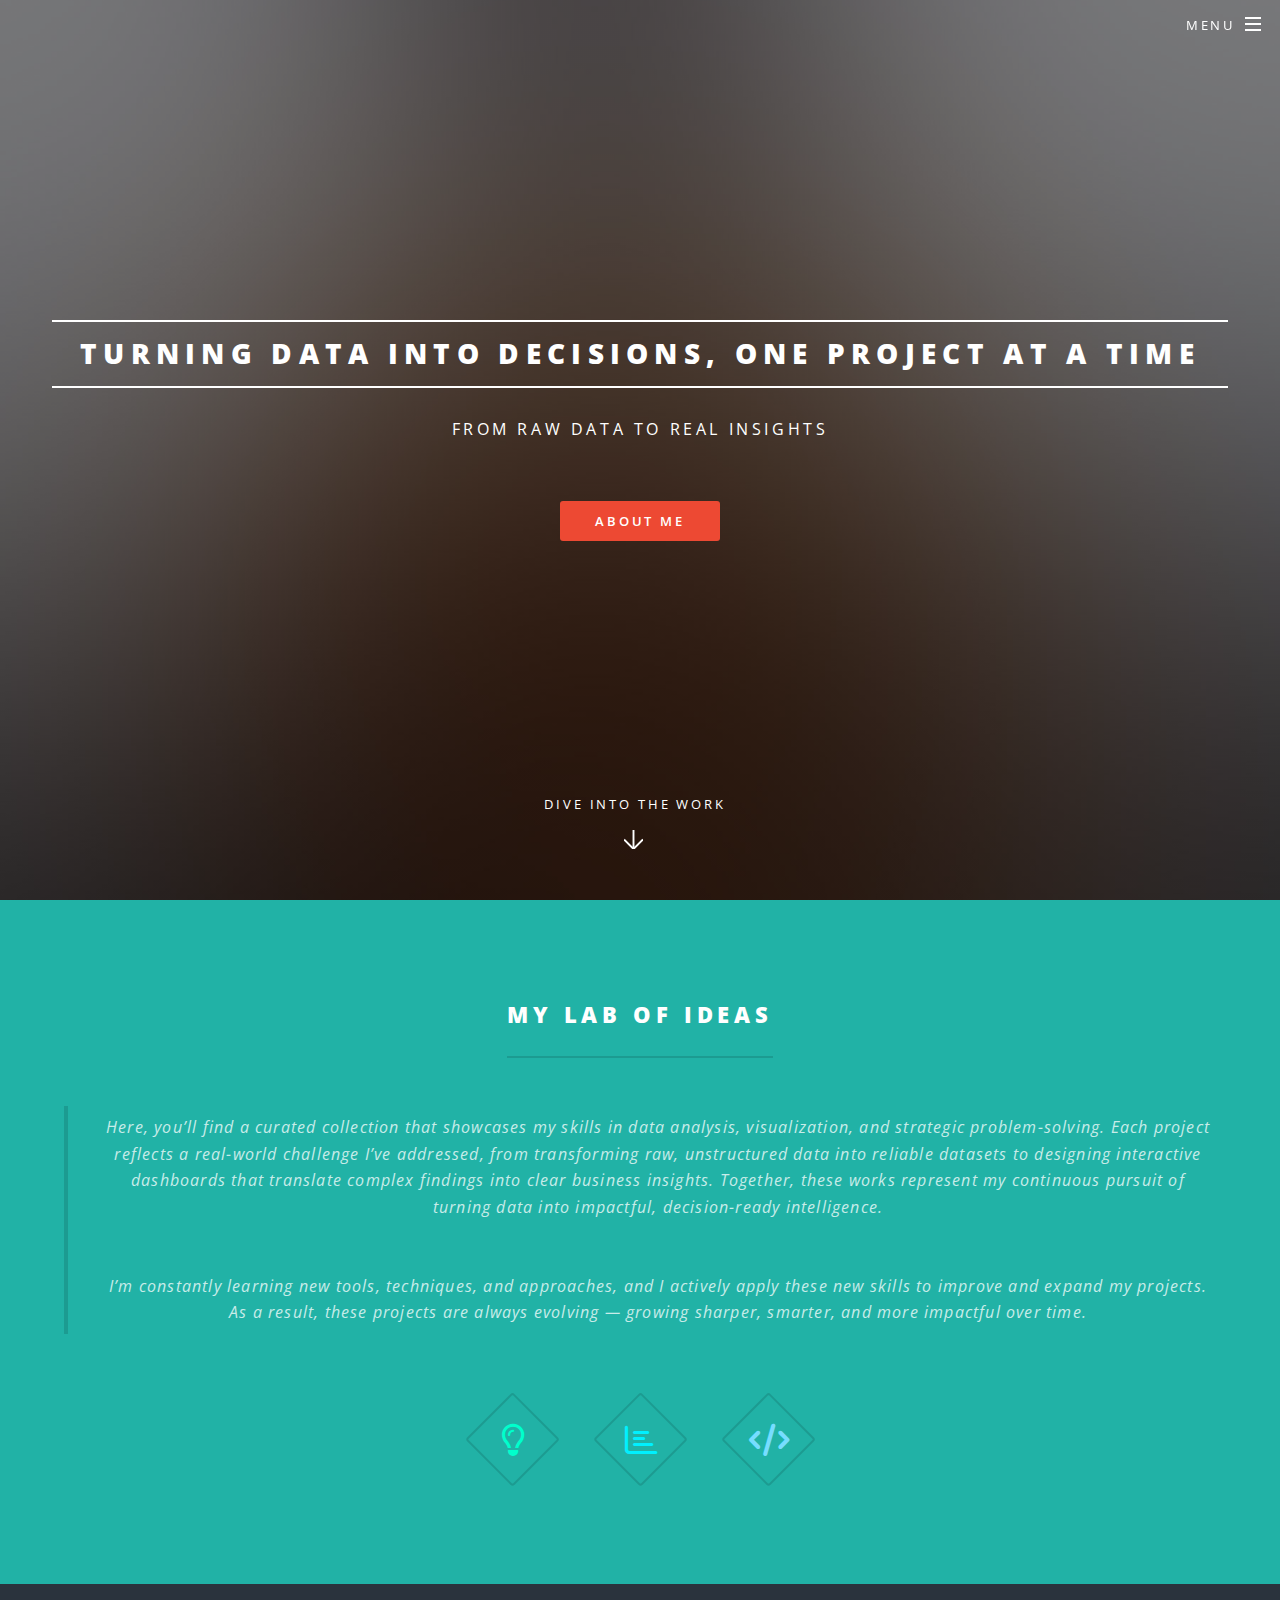
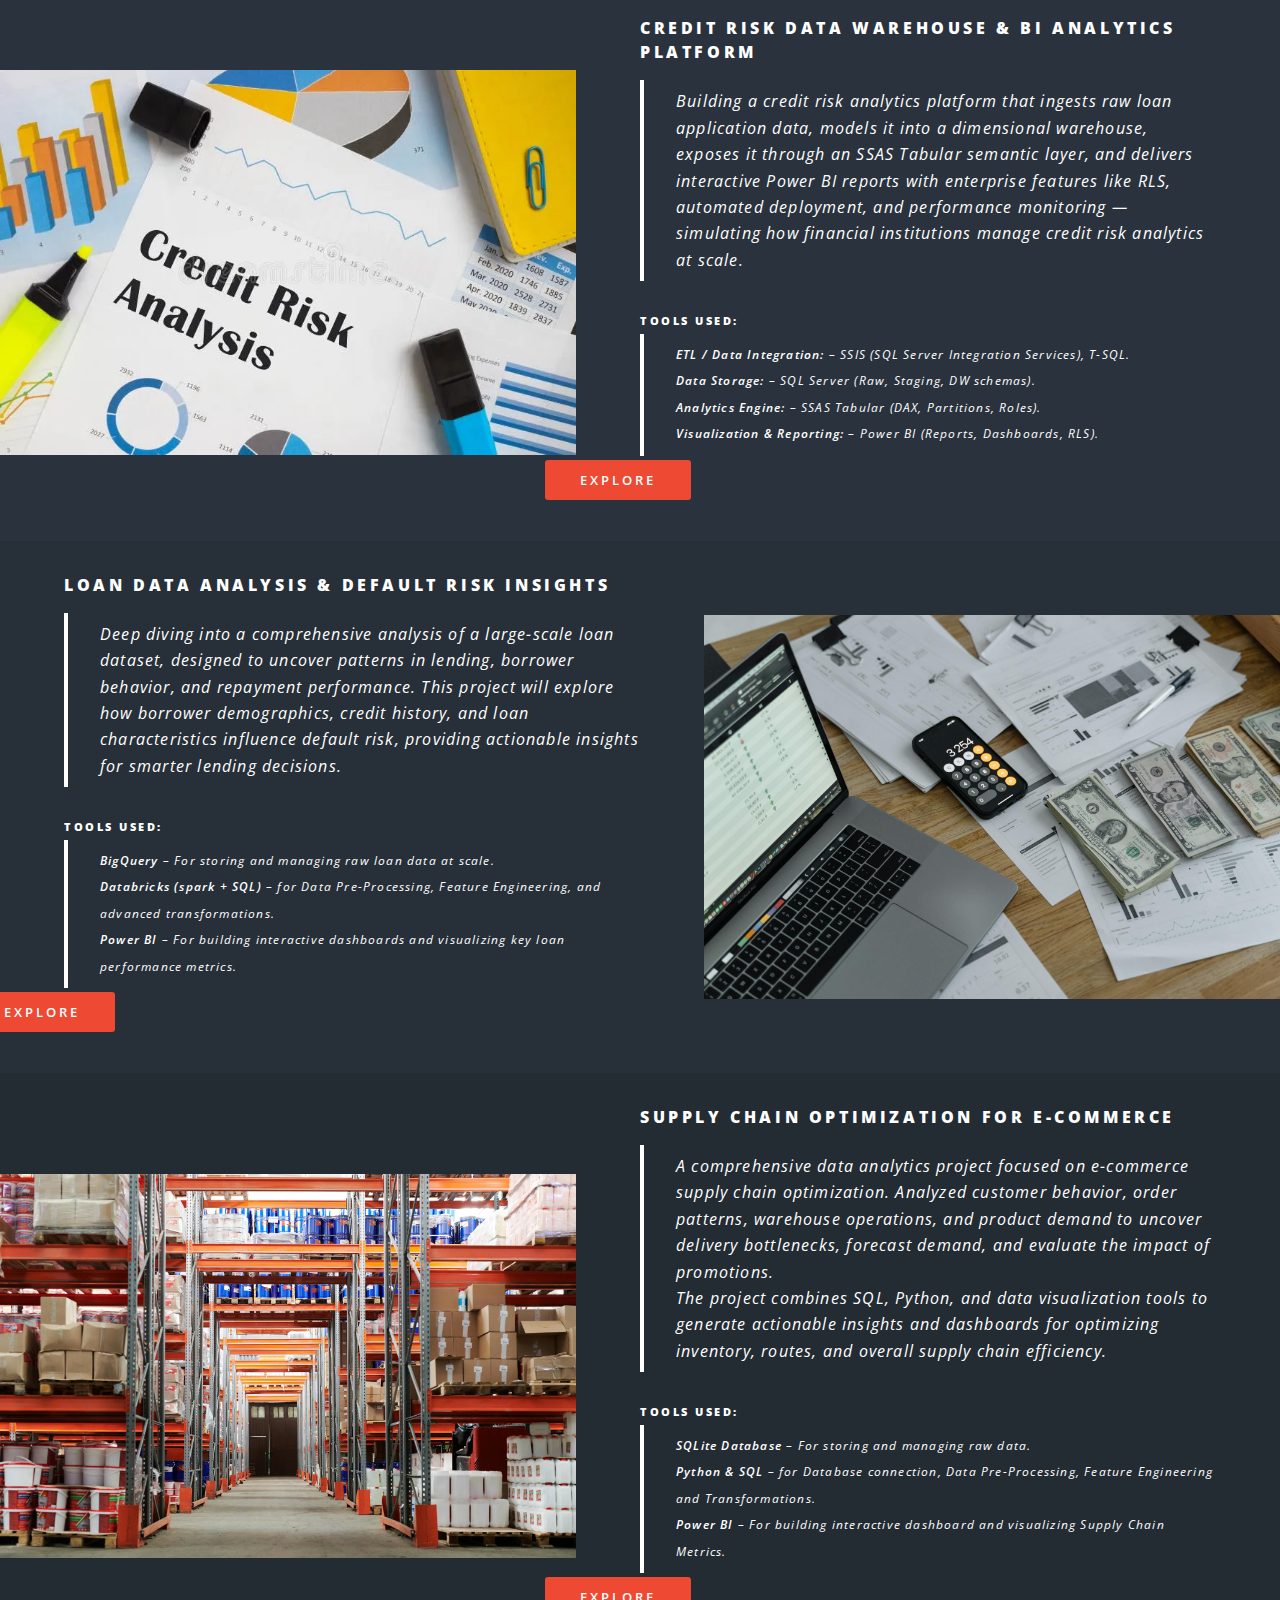
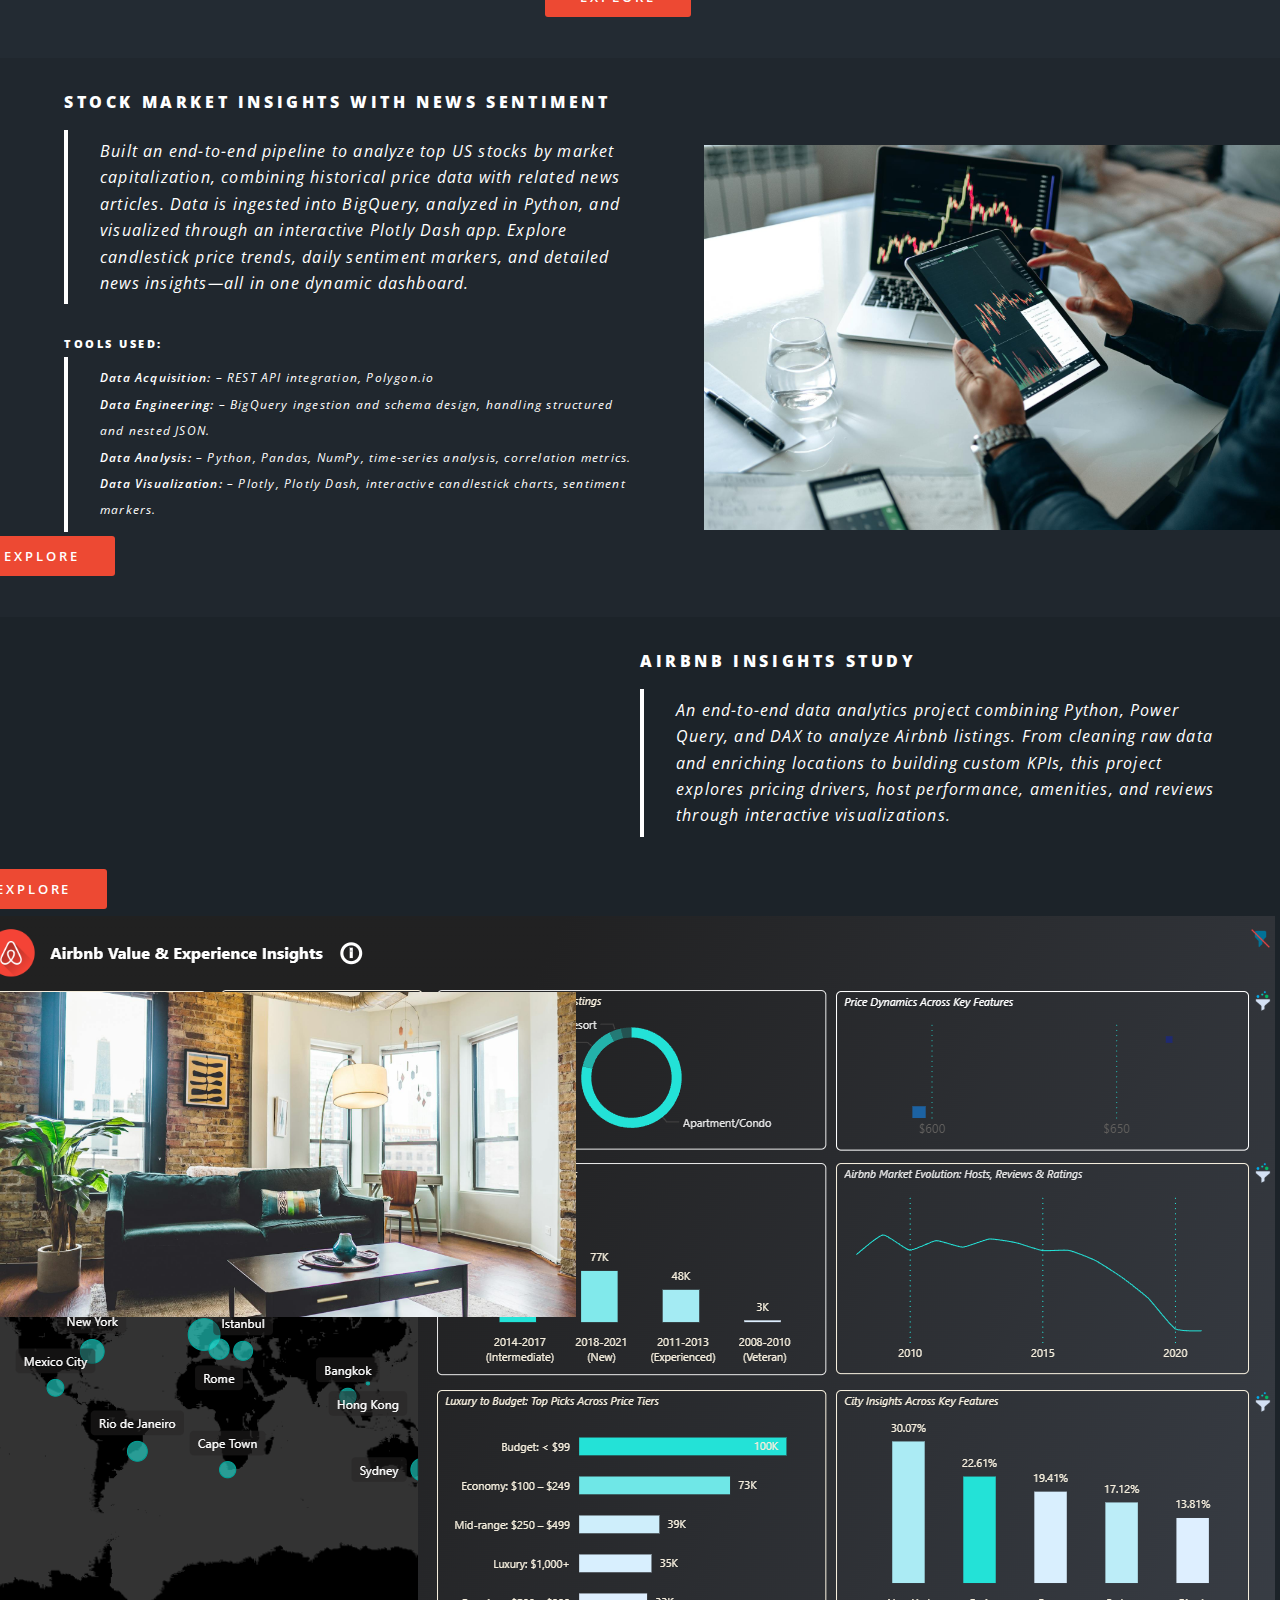
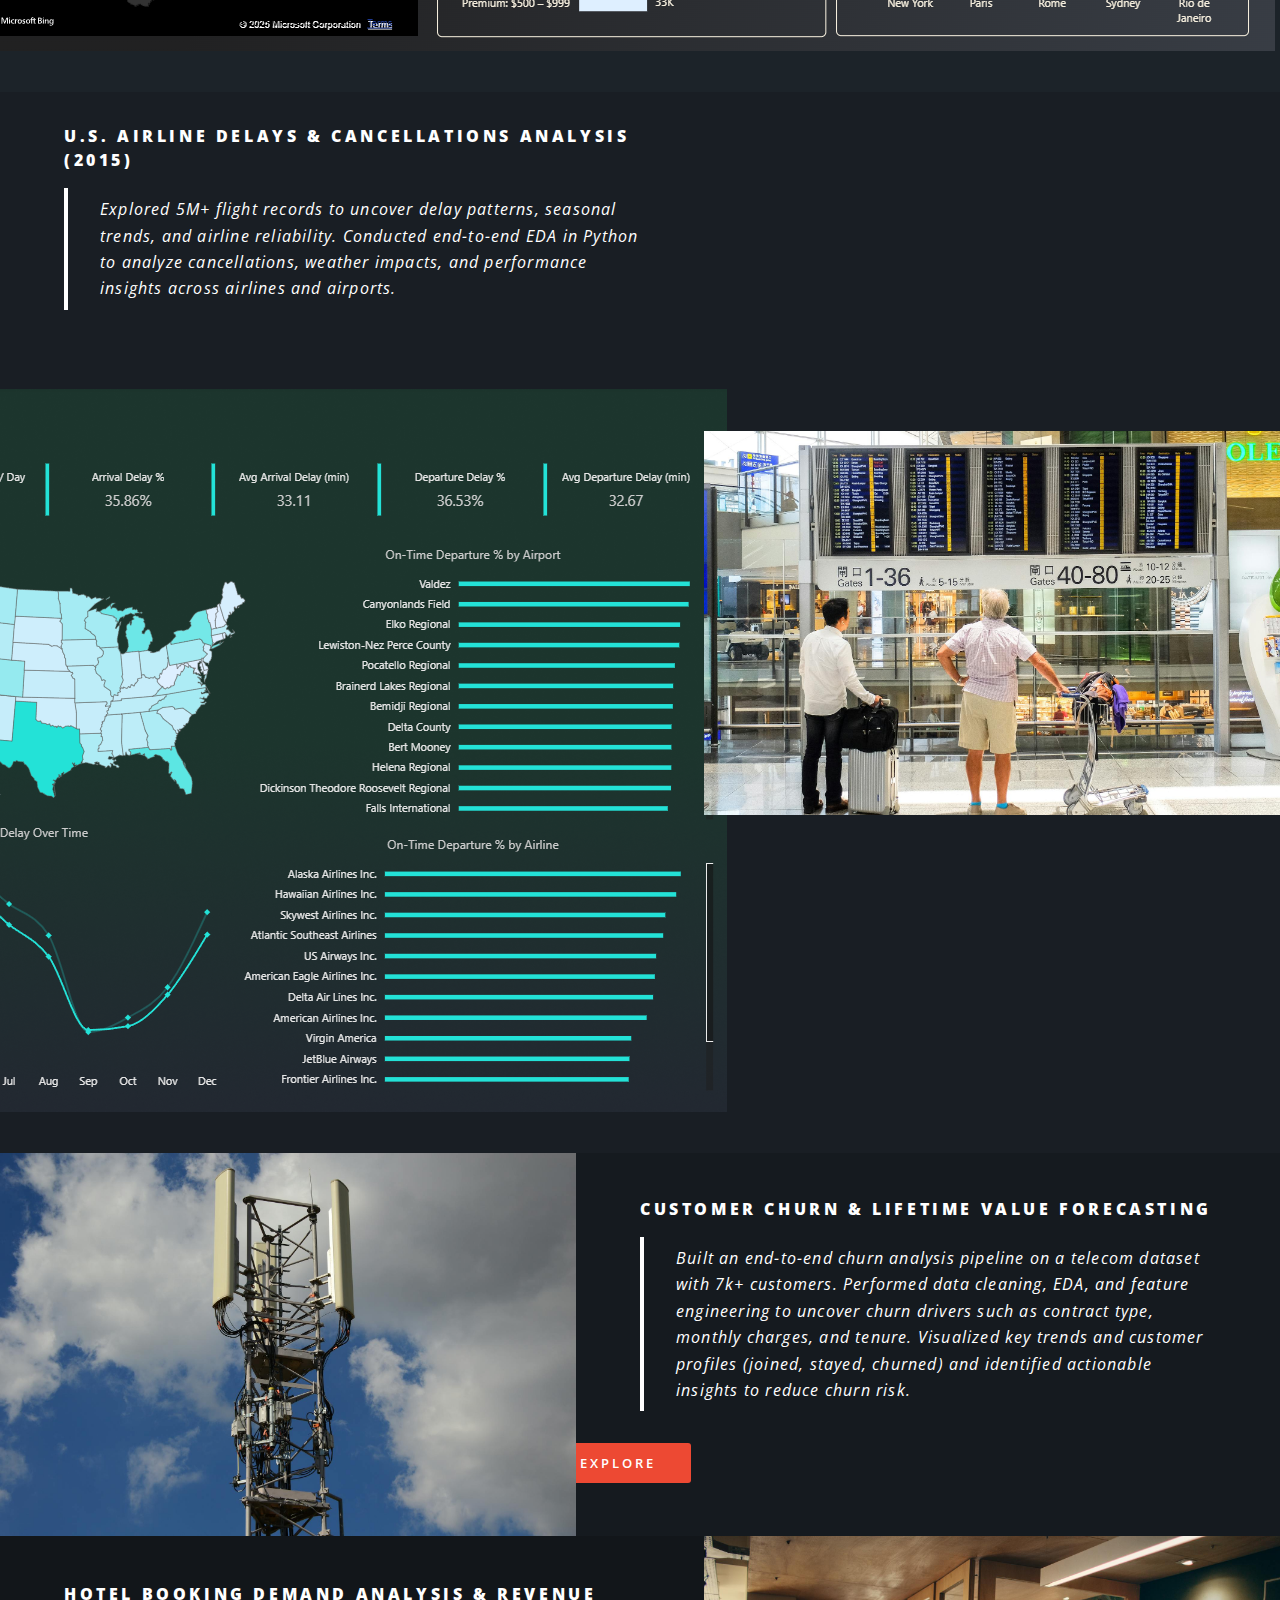
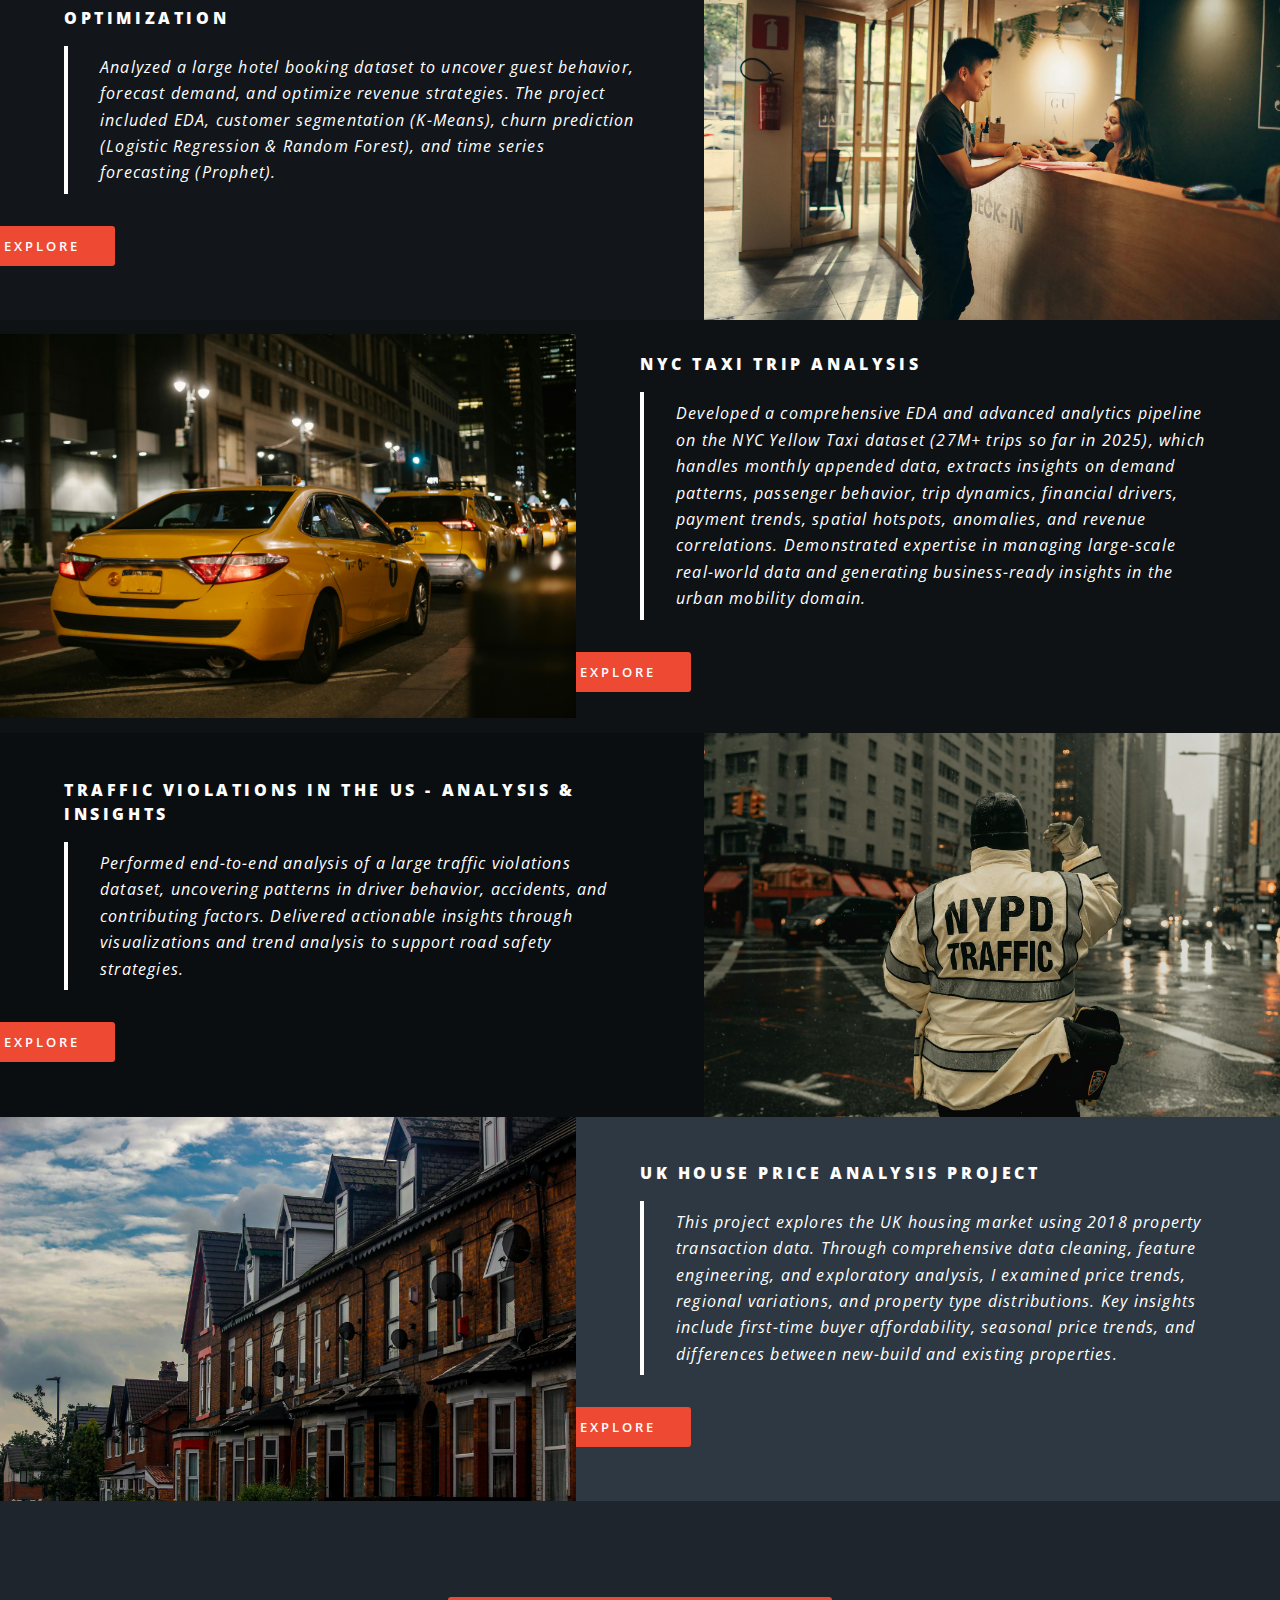
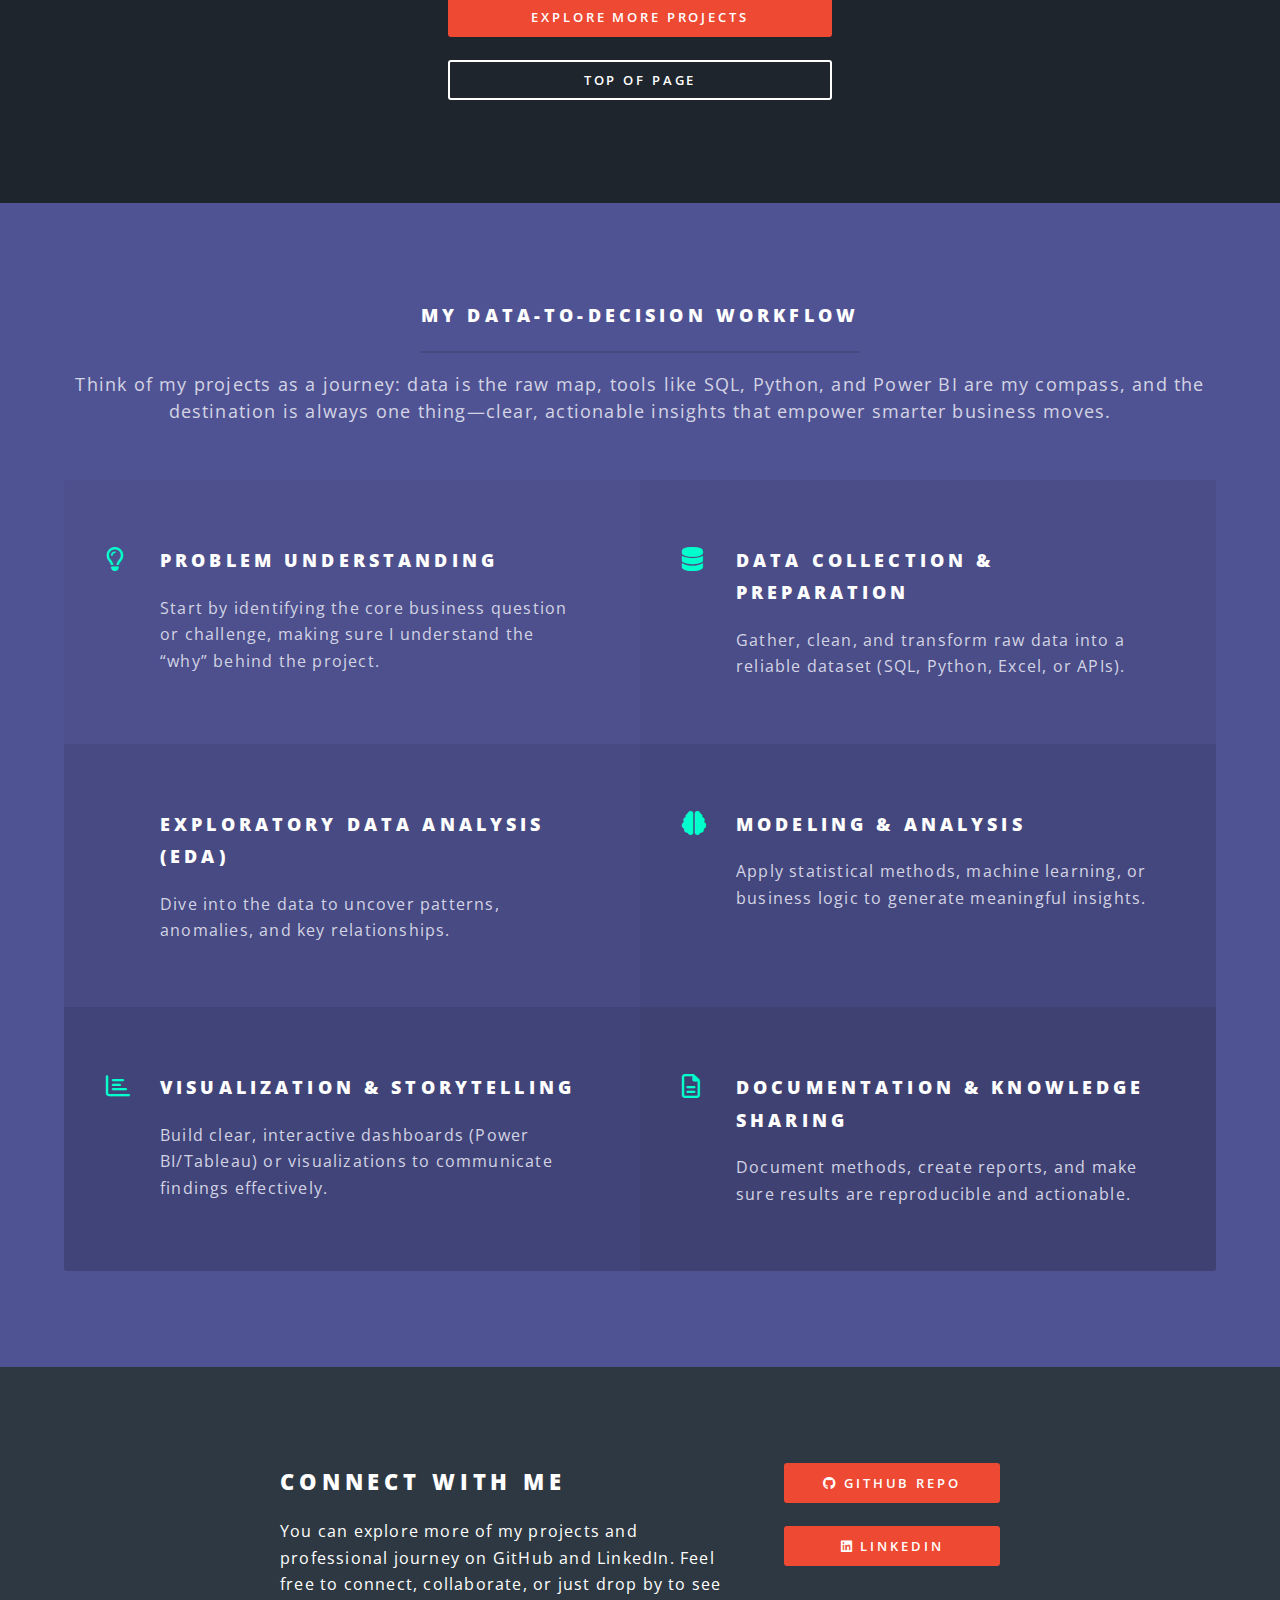
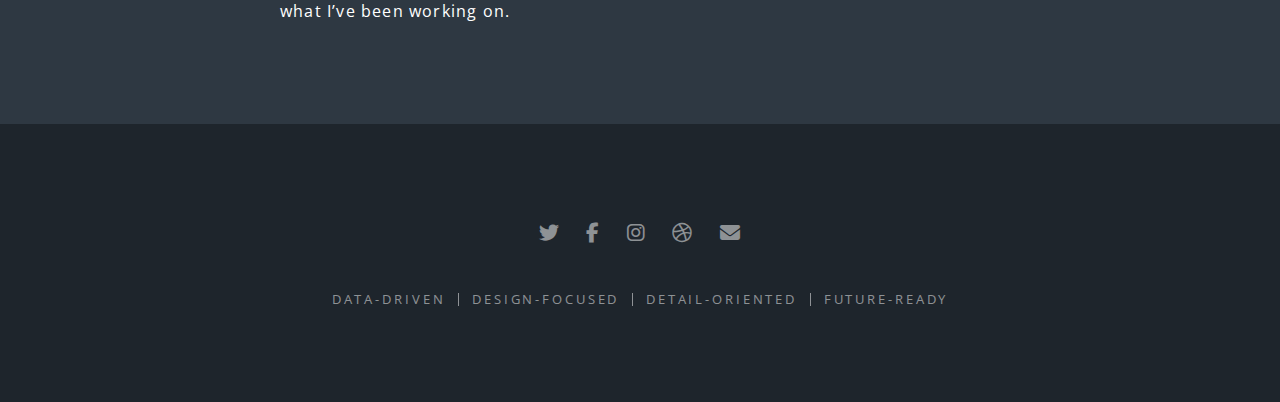
<file: index.html>
<!DOCTYPE HTML>
<!--
	Spectral by HTML5 UP
	html5up.net | @ajlkn
	Free for personal and commercial use under the CCA 3.0 license (html5up.net/license)
-->
<html>
	<head>
		<title>Projects Portfolio</title>
		<meta charset="utf-8" />
		<meta name="viewport" content="width=device-width, initial-scale=1, user-scalable=no" />
		<link rel="stylesheet" href="assets/css/main.css" />
		<link rel="stylesheet" href="https://cdnjs.cloudflare.com/ajax/libs/font-awesome/6.5.0/css/all.min.css">
		<noscript><link rel="stylesheet" href="assets/css/noscript.css" /></noscript>
	</head>
	<body class="landing is-preload">

		<!-- Page Wrapper -->
			<div id="page-wrapper">

				<!-- Header -->
					<header id="header" class="alt">
						<h1><a href="index.html">Projects Portfolio</a></h1>
						<nav id="nav">
							<ul>
								<li class="special">
									<a href="#menu" class="menuToggle"><span>Menu</Menu></span></a>
									<div id="menu">
										<ul>																			
											<li><a href="inprogress.html">Projects in Progress</a></li>
											<li><a href="ML.html">ML Projects</a></li>
											<li><a href="upcoming.html">Project Ideas</a></li>
											<li><a href="generic.html">About Me</a></li>
											<!--<li><a href="elements.html">Elements</a></li>
											<li><a href="https://github.com/farhanshk2312">Github Repo</a></li>
											<li><a href="https://www.linkedin.com/in/dawood-shaikh-21310747/">LinkedIn Page</a></li>-->
										</ul>
									</div>
								</li>
							</ul>
						</nav>
					</header>

				<!-- Banner -->
					<section id="banner">
						<div class="inner">
							<h2>Turning Data Into Decisions, One Project at a Time</h2>
							<p>From Raw Data to Real Insights<br /><br />
							<!--<h1>My Work in Action</h1><br />-->
							
							<!--crafted by <a href="http://html5up.net">HTML5 UP</a>.</p>-->
							<ul class="actions special">
								<li><a href="generic.html" class="button primary">About Me</a></li>
							</ul>
							<!--<img src="images/code.svg" alt="Python Logo" width="95" height="95">
							<img src="images/report.svg" alt="Python Logo" width="30" height="30">
							<img src="images/Database.svg" alt="Python Logo" width="30" height="30">
							<img src="images/vscode.svg" alt="Python Logo" width="30" height="30">
							<img src="images/git.svg" alt="Python Logo" width="30" height="30">-->

						</div>
						<a href="#one" class="more scrolly">Dive Into the Work</a>
					</section>

				<!-- One -->
					<section id="one" class="wrapper style1 special">
					
						<div class="inner">
							<header class="major">
								<h2>my lab of ideas</h2><br /><br />
						
								<blockquote>Here, you’ll find a curated collection that showcases my skills in data analysis, visualization, and strategic problem-solving. Each project reflects a real-world challenge I’ve addressed, from transforming raw, unstructured data into reliable datasets to designing interactive dashboards that translate complex findings into clear business insights. Together, these works represent my continuous pursuit of turning data into impactful, decision-ready intelligence.<br /> <br /><br /> I’m constantly learning new tools, techniques, and approaches, and I actively apply these new skills to improve and expand my projects. As a result, these projects are always evolving — growing sharper, smarter, and more impactful over time.</blockquote>
							</header>
							<ul class="icons major">
								<li><span class="icon fa-lightbulb major style1"><span class="label">Lorem</span></span></li>
								<li><span class="icon fa-chart-bar major style2"><span class="label">Ipsum</span></span></li>
								<li><span class="icon solid fa-code major style3"><span class="label">Dolor</span></span></li>
							</ul>
						</div>
					</section>

				<!-- Two -->
					<section id="two" class="wrapper alt style2">
						
						<section class="spotlight">
							<div class="image"><img src="images/Data-warehouse.jpg" alt="" /></div><div class="content">
								<h4>Credit Risk Data Warehouse & BI Analytics Platform<br />
								<!--sed ullamcorper</h2>--></h4>
								<blockquote style="font-size: 16px;">Building a credit risk analytics platform that ingests raw loan application data, models it into a dimensional warehouse, exposes it through an SSAS Tabular semantic layer, and delivers interactive Power BI reports with enterprise features like RLS, automated deployment, and performance monitoring — simulating how financial institutions manage credit risk analytics at scale.</blockquote>
								<h6 style="text-align: left; margin-left: 0; margin: 0px 0;">Tools Used:</h6>

                                <blockquote style="text-align: left; margin-left: 0; margin: 4px 0;">
                                <p style="font-size: 12px; margin: 0px 0;"><strong>ETL / Data Integration:</strong> – SSIS (SQL Server Integration Services), T-SQL.</p>
                                <p style="font-size: 12px; margin: 0px 0;"><strong>Data Storage:</strong> – SQL Server (Raw, Staging, DW schemas).</p>
								<p style="font-size: 12px; margin: 0px 0;"><strong>Analytics Engine:</strong> – SSAS Tabular (DAX, Partitions, Roles).</p>
								<p style="font-size: 12px; margin: 0px 0;"><strong>Visualization & Reporting:</strong> – Power BI (Reports, Dashboards, RLS).</p>
                                </blockquote>
								<ul class="actions special">
								<li style="margin-right: 620px;"><a href="https://farhanshk2312.github.io/data_reports.github.io/Dim_model.html" class="button primary">Explore</a></li>
								                           
							</ul>
							</div>
						</section>
						
						<section class="spotlight">
							<div class="image"><img src="images/loan.jpg" alt="" /></div><div class="content">
								<h4>Loan Data Analysis & Default Risk Insights<br />
								<!--sed ullamcorper</h2>--></h4>
								<blockquote style="font-size: 16px;">Deep diving into a comprehensive analysis of a large-scale loan dataset, designed to uncover patterns in lending, borrower behavior, and repayment performance. This project will explore how borrower demographics, credit history, and loan characteristics influence default risk, providing actionable insights for smarter lending decisions.</blockquote>
								<h6 style="text-align: left; margin-left: 0; margin: 0px 0;">Tools Used:</h6>

                                <blockquote style="text-align: left; margin-left: 0; margin: 4px 0;">
                                <p style="font-size: 12px; margin: 0px 0;"><strong>BigQuery</strong> – For storing and managing raw loan data at scale.</p>
                                <p style="font-size: 12px; margin: 0px 0;"><strong> Databricks (spark + SQL)</strong> – for Data Pre-Processing, Feature Engineering, and advanced transformations.</p>
								<p style="font-size: 12px; margin: 0px 0;"><strong>Power BI</strong> – For building interactive dashboards and visualizing key loan performance metrics.</p>
                                </blockquote>
								<ul class="actions special">
								<li style="margin-right: 620px;"><a href="https://farhanshk2312.github.io/data_reports.github.io/" class="button primary">Explore</a></li>
								                           
							</ul>
							</div>
						</section>
						<section class="spotlight">
							<div class="image"><img src="images/supply.jpg" alt="" /></div><div class="content">
								<h4>Supply Chain Optimization for E-Commerce<br />
								<!--sed ullamcorper</h2>--></h4>
								<blockquote style="font-size: 16px;">A comprehensive data analytics project focused on e-commerce supply chain optimization. Analyzed customer behavior, order patterns, warehouse operations, and product demand to uncover delivery bottlenecks, forecast demand, and evaluate the impact of promotions. <br />The project combines SQL, Python, and data visualization tools to generate actionable insights and dashboards for optimizing inventory, routes, and overall supply chain efficiency.</blockquote>
							<h6 style="text-align: left; margin-left: 0; margin: 0px 0;">Tools Used:</h6>
								<blockquote style="text-align: left; margin-left: 0; margin: 4px 0;">
                                <p style="font-size: 12px; margin: 0px 0;"><strong>SQLite Database</strong> – For storing and managing raw data.</p>
                                <p style="font-size: 12px; margin: 0px 0;"><strong>Python & SQL</strong> – for Database connection, Data Pre-Processing, Feature Engineering and Transformations.</p>
								<p style="font-size: 12px; margin: 0px 0;"><strong>Power BI</strong> – For building interactive dashboard and visualizing Supply Chain Metrics.</p>
                                </blockquote>
								<ul class="actions special">
								<li style="margin-right: 620px;"><a href="https://github.com/farhanshk2312/Supply-Chain-Optimization-for-E-Commerce-/tree/main" class="button primary">Explore</a>
    						</li>
							</ul>
							</div>
						</section>
						<section class="spotlight">
							<div class="image"><img src="images/news.jpg" alt="" /></div><div class="content">
								<h4>Stock Market Insights with News Sentiment<br />
								<!--sed ullamcorper</h2>--></h4>
								<blockquote style="font-size: 16px;">Built an end-to-end pipeline to analyze top US stocks by market capitalization, combining historical price data with related news articles. Data is ingested into BigQuery, analyzed in Python, and visualized through an interactive Plotly Dash app. Explore candlestick price trends, daily sentiment markers, and detailed news insights—all in one dynamic dashboard.</blockquote>
							<h6 style="text-align: left; margin-left: 0; margin: 0px 0;">Tools Used:</h6>
								<blockquote style="text-align: left; margin-left: 0; margin: 4px 0;">
                                <p style="font-size: 12px; margin: 0px 0;"><strong>Data Acquisition:</strong> – REST API integration, Polygon.io</p>
                                <p style="font-size: 12px; margin: 0px 0;"><strong>Data Engineering:</strong> – BigQuery ingestion and schema design, handling structured and nested JSON.</p>
								<p style="font-size: 12px; margin: 0px 0;"><strong>Data Analysis:</strong> – Python, Pandas, NumPy, time-series analysis, correlation metrics.</p>
									<p style="font-size: 12px; margin: 0px 0;"><strong>Data Visualization:</strong> – Plotly, Plotly Dash, interactive candlestick charts, sentiment markers.</p>
							</blockquote>
							
								<ul class="actions special">
								<li style="margin-right: 620px;"><a href="https://github.com/farhanshk2312/Stock-Market-Analysis-with-News-Sentiment-Overlay" class="button primary">Explore</a></li>
							</ul>
							</div>
						</section>

						<section class="spotlight">
							<div class="image"><img src="images/Airbnb.jpg" alt="" /></div><div class="content">
								<h4>Airbnb Insights Study<br />
								<!--sed ullamcorper</h2>--></h4>
								<blockquote style="font-size: 16px;">An end-to-end data analytics project combining Python, Power Query, and DAX to analyze Airbnb listings. From cleaning raw data and enriching locations to building custom KPIs, this project explores pricing drivers, host performance, amenities, and reviews through interactive visualizations.</blockquote>
							<ul class="actions special">
								<li style="margin-right: 620px;"><div class="button-container"><a href="https://github.com/farhanshk2312/Airbnb-Insights" class="button primary">Explore</a><img src="images/PBI_airbnb.png" alt="Project Preview"></div></li>
							</ul>
							</div>
						</section>
							<section class="spotlight">
							<div class="image"><img src="images/Airline.jpg" alt="" /></div><div class="content">
								<h4>U.S. Airline Delays & Cancellations Analysis (2015)<br />
								<!--sed ullamcorper</h2>--></h4>
								<blockquote style="font-size: 16px;">Explored 5M+ flight records to uncover delay patterns, seasonal trends, and airline reliability. Conducted end-to-end EDA in Python to analyze cancellations, weather impacts, and performance insights across airlines and airports.</blockquote>
							<ul class="actions special">
								<li style="margin-right: 620px;"><div class="button-container"><a href="https://github.com/farhanshk2312/U.S.-Airline-Flights-Delay-Cancellations-Analysis-2015-/tree/main" class="button primary">Explore</a><img src="images/PBI_airline.png" alt="Project Preview"></div></li>
							</ul>
							</div>
						</section>
						<section class="spotlight">
							<div class="image"><img src="images/telecom.jpg" alt="" /></div><div class="content">
								<h4>Customer Churn & Lifetime Value Forecasting<br />
								<!--sed ullamcorper</h2>--></h4>
								<blockquote style="font-size: 16px;">Built an end-to-end churn analysis pipeline on a telecom dataset with 7k+ customers. Performed data cleaning, EDA, and feature engineering to uncover churn drivers such as contract type, monthly charges, and tenure. Visualized key trends and customer profiles (joined, stayed, churned) and identified actionable insights to reduce churn risk.</blockquote>
							<ul class="actions special">
								<li style="margin-right: 620px;"><a href="https://github.com/farhanshk2312/Telecom-Customer-Churn-Analysis" class="button primary">Explore</a></li>
							</ul>
							</div>
						</section>
						
						<section class="spotlight">
							<div class="image"><img src="images/hotel.jpg" alt="" /></div><div class="content">
								<h4>Hotel Booking Demand Analysis & Revenue Optimization<br />
								<!--sed ullamcorper</h2>--></h4>
								<blockquote style="font-size: 16px;">Analyzed a large hotel booking dataset to uncover guest behavior, forecast demand, and optimize revenue strategies. The project included EDA, customer segmentation (K-Means), churn prediction (Logistic Regression & Random Forest), and time series forecasting (Prophet).</blockquote>
							<ul class="actions special">
								<li style="margin-right: 620px;"><a href="https://github.com/farhanshk2312/Hotels-Booking-Insights/tree/main" class="button primary">Explore</a></li>
							</ul>
							</div>
						</section>
							<section class="spotlight">
							<div class="image"><img src="images/taxi.jpg" alt="" /></div><div class="content">
								<h4>NYC Taxi Trip Analysis<br />
								<!--sed ullamcorper</h2>--></h4>
								<blockquote style="font-size: 16px;">Developed a comprehensive EDA and advanced analytics pipeline on the NYC Yellow Taxi dataset (27M+ trips so far in 2025), which handles monthly appended data, extracts insights on demand patterns, passenger behavior, trip dynamics, financial drivers, payment trends, spatial hotspots, anomalies, and revenue correlations. Demonstrated expertise in managing large-scale real-world data and generating business-ready insights in the urban mobility domain.</blockquote>
							<ul class="actions special">
								<li style="margin-right: 620px;"><a href="https://github.com/farhanshk2312/NYC-Taxi-Trip-Analysis-Full-EDA-Advanced-Analytics" class="button primary">Explore</a></li>
							</ul>
							</div>
						</section>
						<section class="spotlight">
							<div class="image"><img src="images/traffic.jpg" alt="" /></div><div class="content">
								<h4>Traffic Violations in the US - Analysis & Insights<br />
								<!--sed ullamcorper</h2>--></h4>
								<blockquote style="font-size: 16px;">Performed end-to-end analysis of a large traffic violations dataset, uncovering patterns in driver behavior, accidents, and contributing factors. Delivered actionable insights through visualizations and trend analysis to support road safety strategies.</blockquote>
							<ul class="actions special">
								<li style="margin-right: 620px;"><a href="https://github.com/farhanshk2312/Traffic-Violation-Insights-US-" class="button primary">Explore</a></li>
							</ul>
							</div>
						</section>
						<section class="spotlight">
							<div class="image"><img src="images/House.jpg" alt="" /></div><div class="content">
								<h4>UK House Price Analysis Project<br />
								<!--sed ullamcorper</h2>--></h4>
								<blockquote style="font-size: 16px;">This project explores the UK housing market using 2018 property transaction data. Through comprehensive data cleaning, feature engineering, and exploratory analysis, I examined price trends, regional variations, and property type distributions. Key insights include first-time buyer affordability, seasonal price trends, and differences between new-build and existing properties.</blockquote>
							<ul class="actions special">
								<li style="margin-right: 620px;"><a href="https://github.com/farhanshk2312/UK-House-Price-Analysis-Project" class="button primary">Explore</a></li>
							</ul>
							</div>
						</section>
					
						
						<!-- Footer -->
					<footer id="footer">
					<div class="col-6 col-12-medium">
											<ul class="actions stacked">
												<li><a href="Page_2.html" class="button primary fit">Explore More Projects</a></li>
												<li><a href="#" class="button fit">Top of Page</a></li>
					</footer>

									

				<!-- Three -->
					<section id="three" class="wrapper style3 special">
						<div class="inner">
							<header class="major">
								<h3>My Data-to-Decision Workflow</h3>
								<p>Think of my projects as a journey: data is the raw map, tools like SQL, Python, and Power BI are my compass,
								and the destination is always one thing—clear, actionable insights that empower smarter business moves.</p>
							</header>
							<ul class="features">
								<li class="icon fa-lightbulb">
									<h3>Problem Understanding</h3>
									<p>Start by identifying the core business question or challenge, making sure I understand the “why” behind the project.</p>
								</li>
								<li class="icon solid fa-database">
									<h3>Data Collection & Preparation</h3>
									<p>Gather, clean, and transform raw data into a reliable dataset (SQL, Python, Excel, or APIs).</p>
								</li>
								<li class="icon solid fa-magnifying-glass-chart">
									<h3>Exploratory Data Analysis (EDA)</h3>
									<p>Dive into the data to uncover patterns, anomalies, and key relationships.</p>
								</li>
								<li class="icon solid fa-brain">
									<h3>Modeling & Analysis</h3>
									<p>Apply statistical methods, machine learning, or business logic to generate meaningful insights.</p>
								</li>
								<li class="icon fa-chart-bar">
									<h3>Visualization & Storytelling</h3>
									<p>Build clear, interactive dashboards (Power BI/Tableau) or visualizations to communicate findings effectively.</p>
								</li>
								<li class="icon fa-file-alt">
									<h3>Documentation & Knowledge Sharing</h3>
									<p>Document methods, create reports, and make sure results are reproducible and actionable.</p>
								</li>
							</ul>
						</div>
					</section>

				<!-- CTA -->
					<section id="cta" class="wrapper style4">
						<div class="inner">
							<header>
								<h2>Connect With Me</h2>
								<p>You can explore more of my projects and professional journey on GitHub and LinkedIn. Feel free to connect, collaborate, or just drop by to see what I’ve been working on.</p>
							</header>
							<ul class="actions stacked">
								<li><a href="https://github.com/farhanshk2312" class="button fit primary"><i class="fab fa-github"></i> github repo</a></li>
								<li><a href="https://www.linkedin.com/in/dawood-shaikh-21310747/" class="button fit primary"><i class="fab fa-linkedin"></i> Linkedin</a></li>
							</ul>
						</div>
					</section>

				<!-- Footer -->
					<footer id="footer">
						<ul class="icons">
							<li><a href="#" class="icon brands fa-twitter"><span class="label">Twitter</span></a></li>
							<li><a href="#" class="icon brands fa-facebook-f"><span class="label">Facebook</span></a></li>
							<li><a href="#" class="icon brands fa-instagram"><span class="label">Instagram</span></a></li>
							<li><a href="#" class="icon brands fa-dribbble"><span class="label">Dribbble</span></a></li>
							<li><a href="#" class="icon solid fa-envelope"><span class="label">Email</span></a></li>
						</ul>
						<ul class="copyright">
							<li>Data-driven</li><li>Design-Focused</li><li>Detail-Oriented</li><li>Future-Ready</li>
						</ul>
					</footer>

			</div>

		<!-- Scripts -->
			<script src="assets/js/jquery.min.js"></script>
			<script src="assets/js/jquery.scrollex.min.js"></script>
			<script src="assets/js/jquery.scrolly.min.js"></script>
			<script src="assets/js/browser.min.js"></script>
			<script src="assets/js/breakpoints.min.js"></script>
			<script src="assets/js/util.js"></script>
			<script src="assets/js/main.js"></script>

	</body>
</html>
</file>
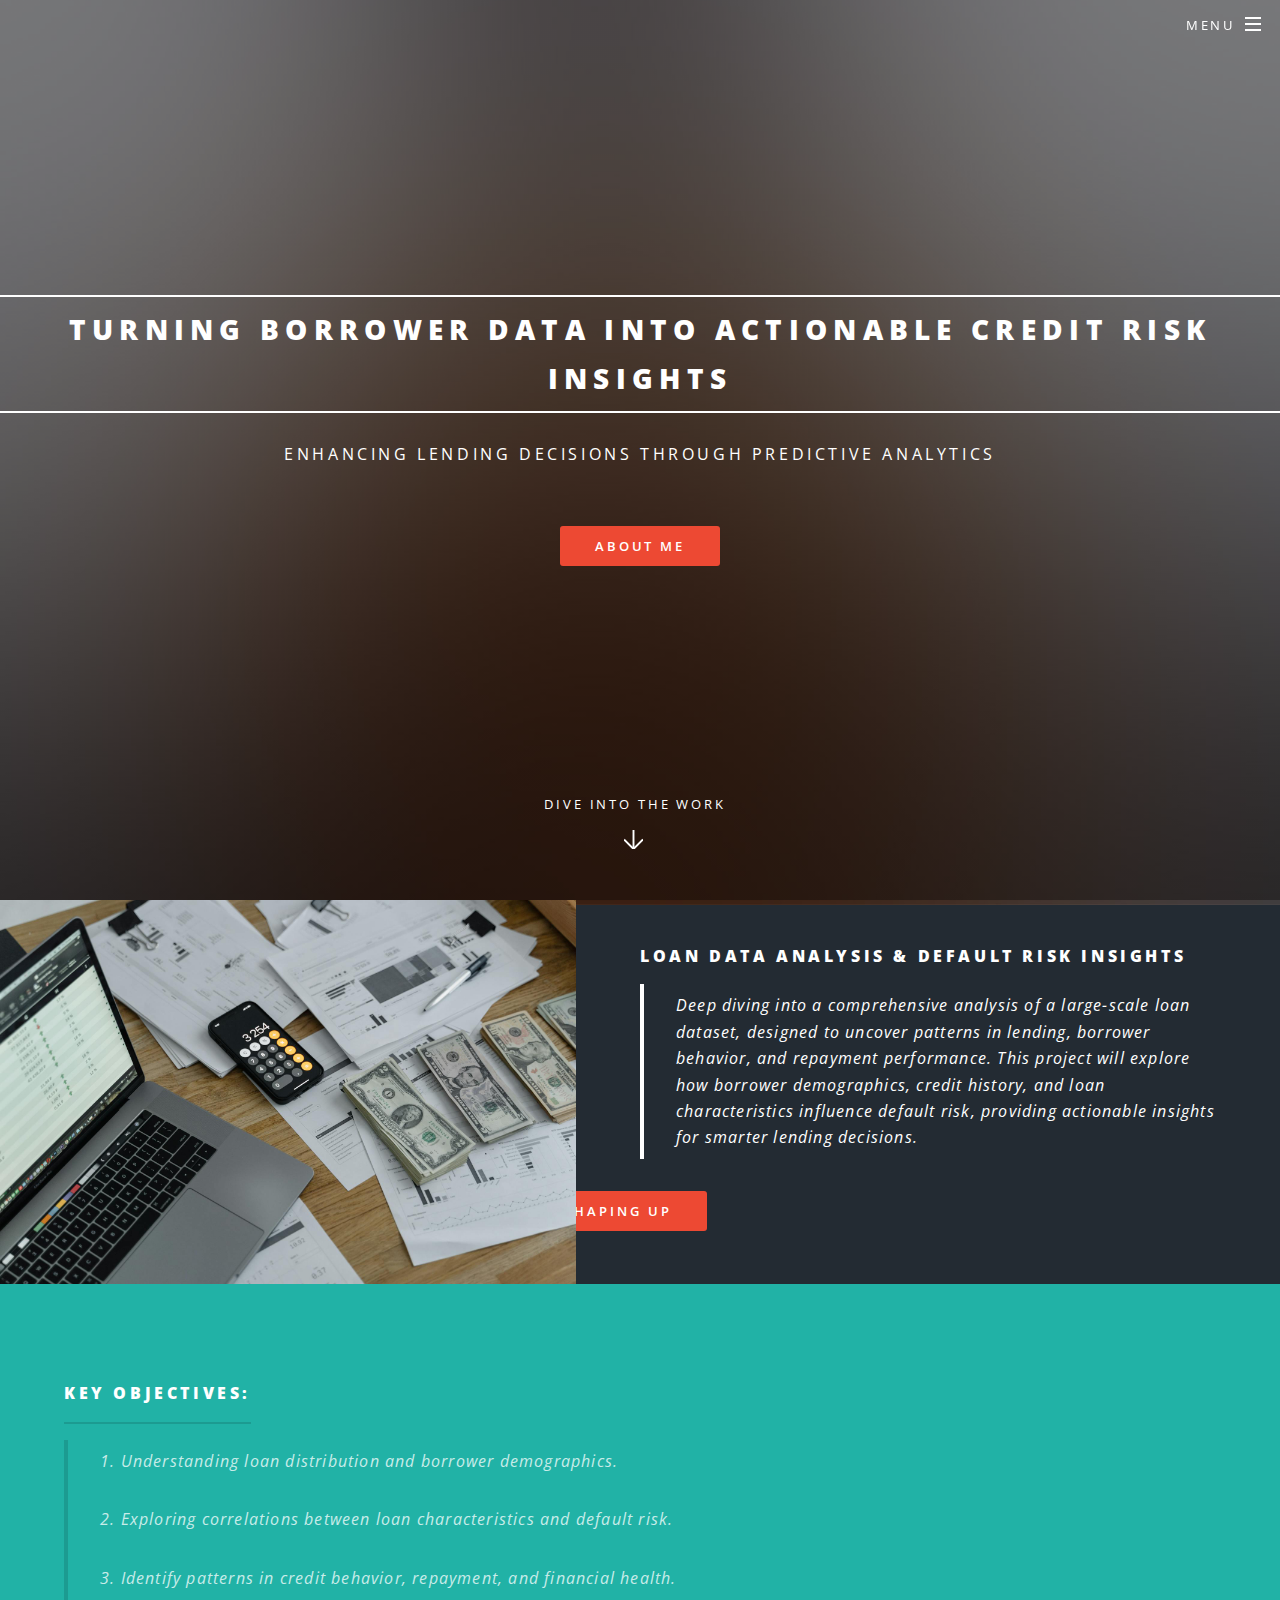
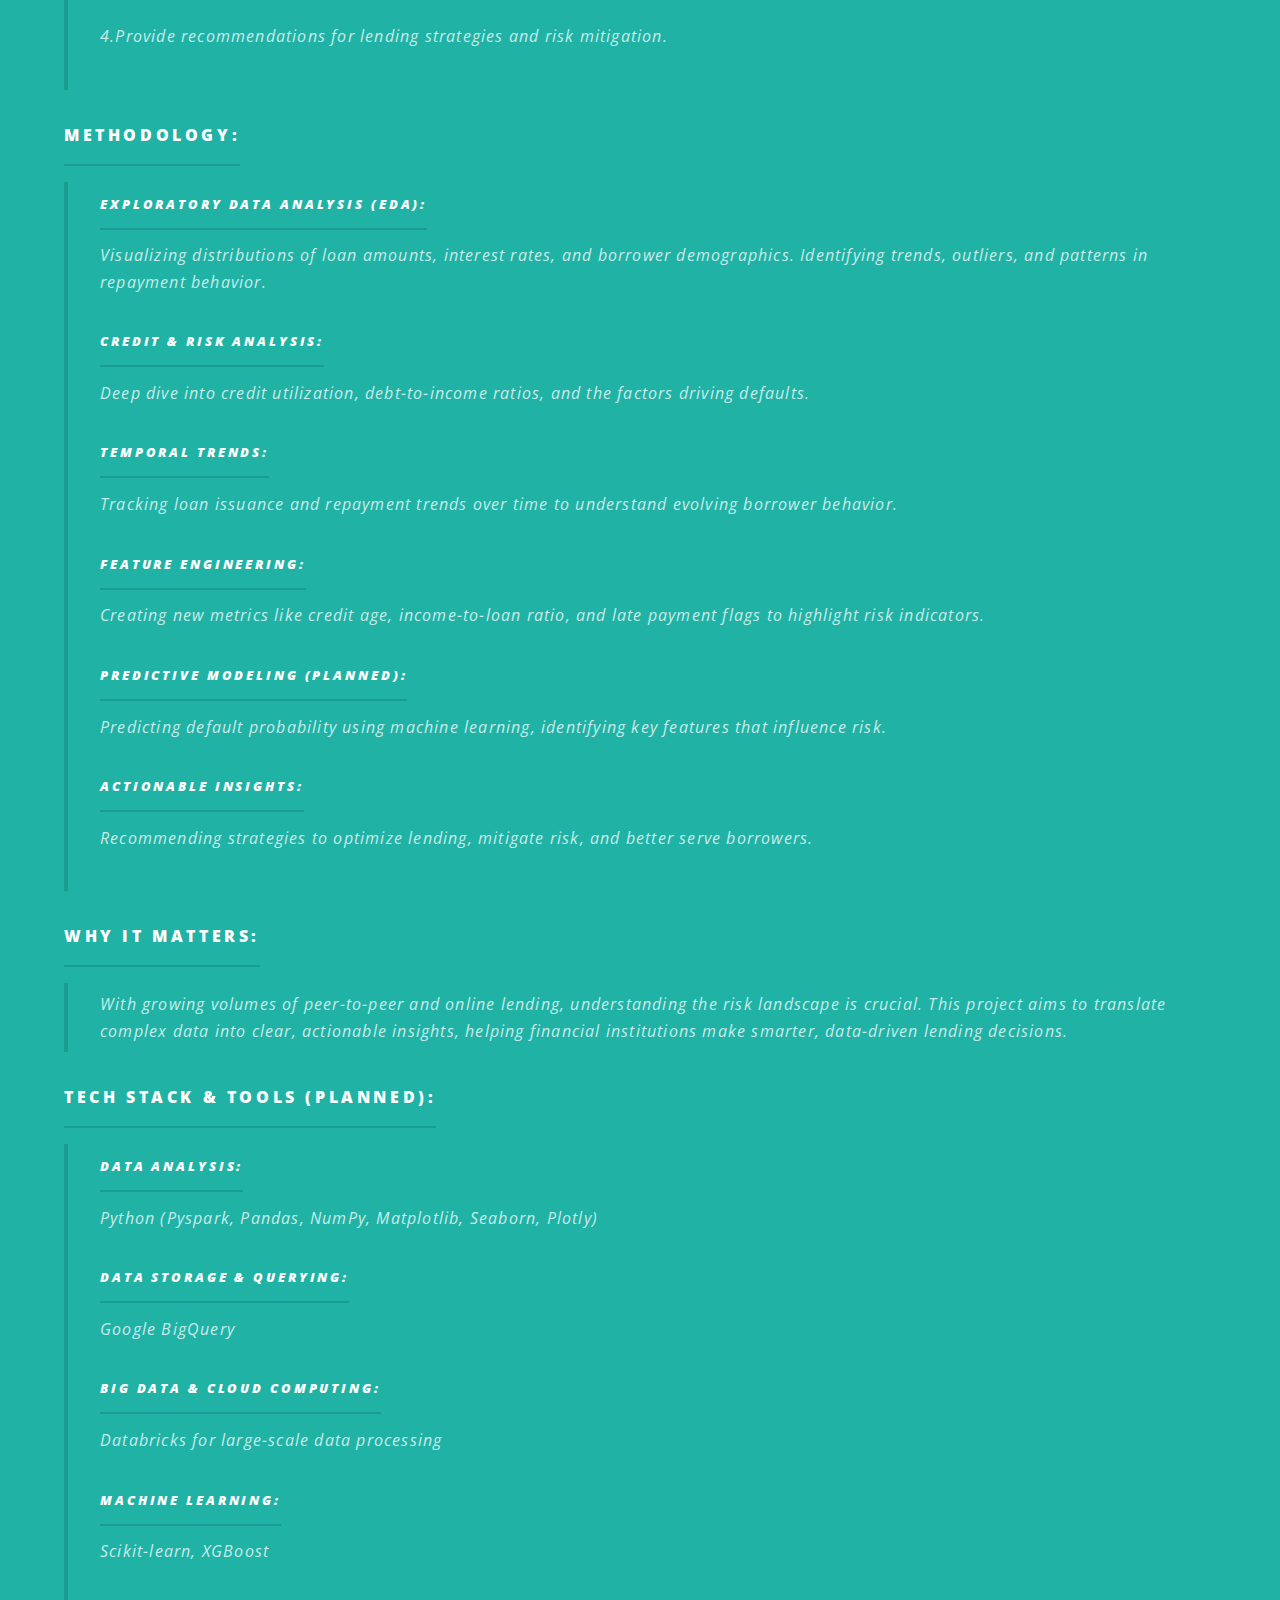
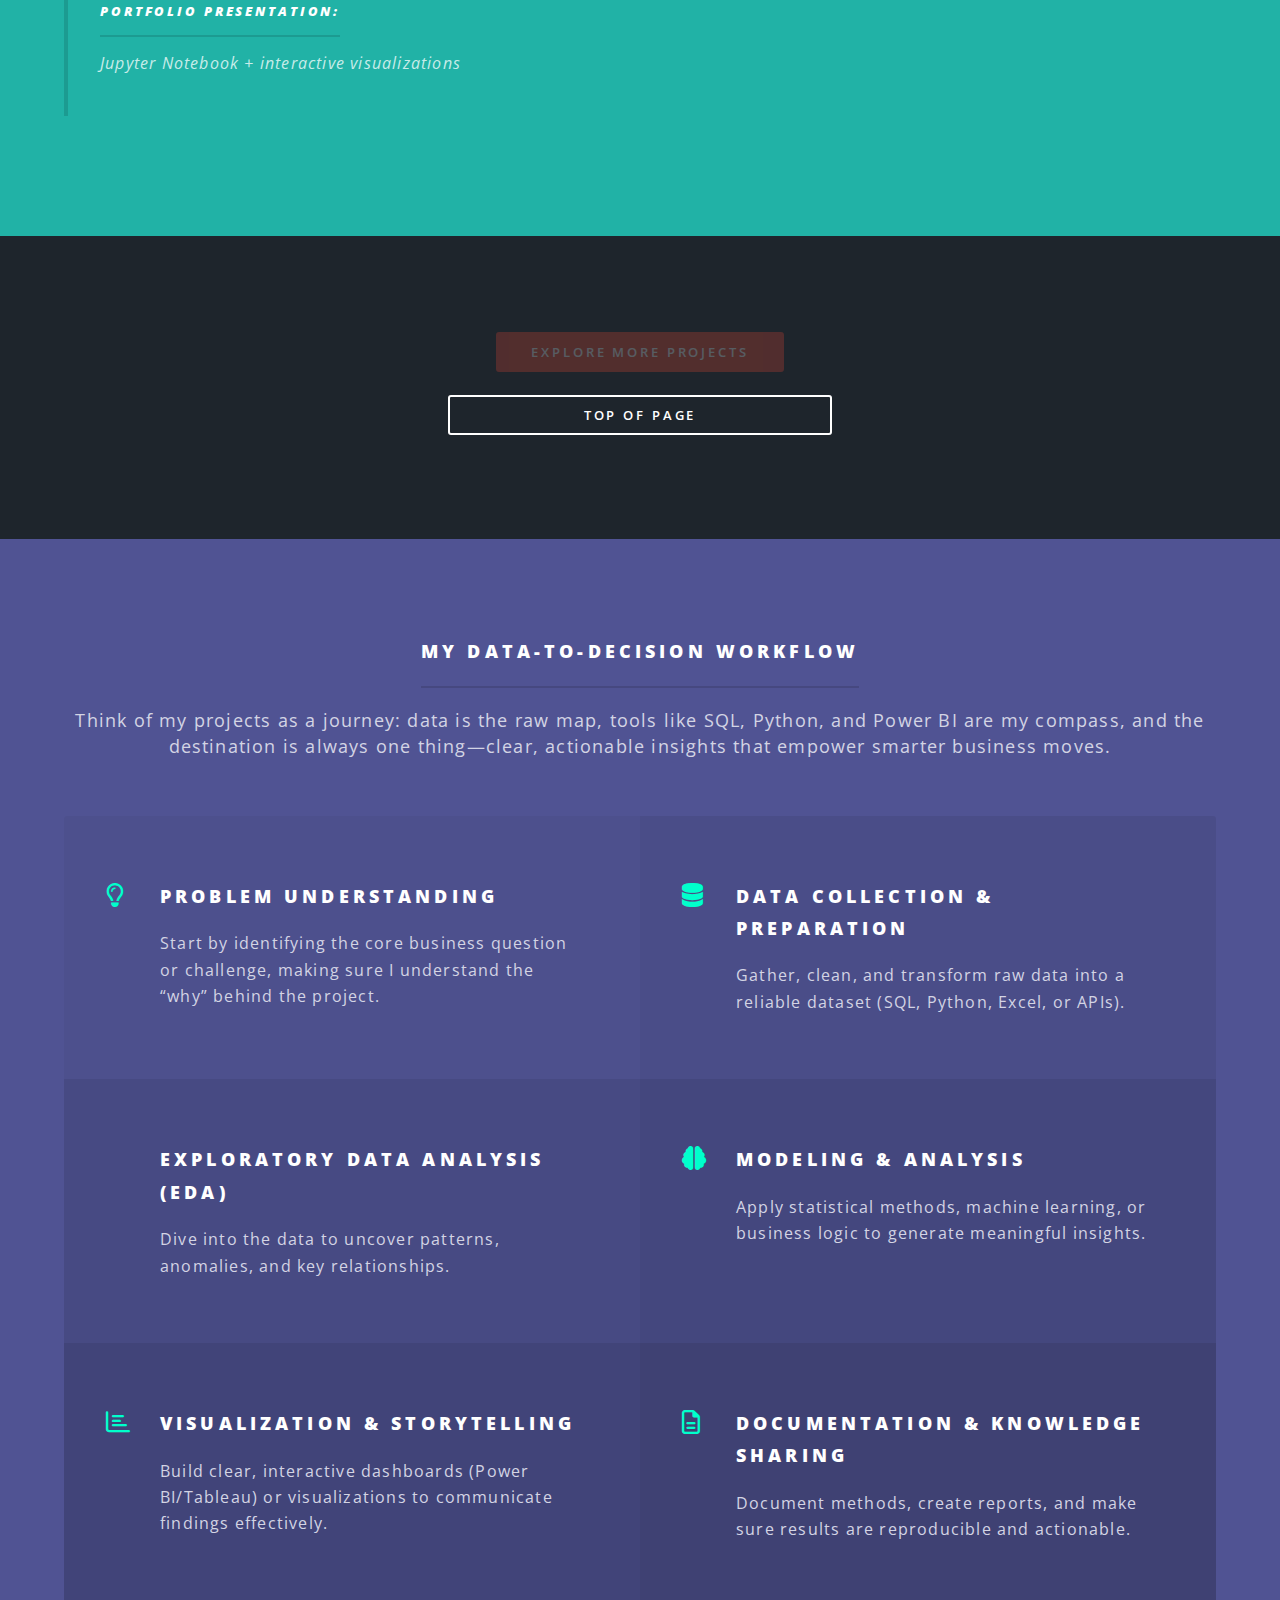
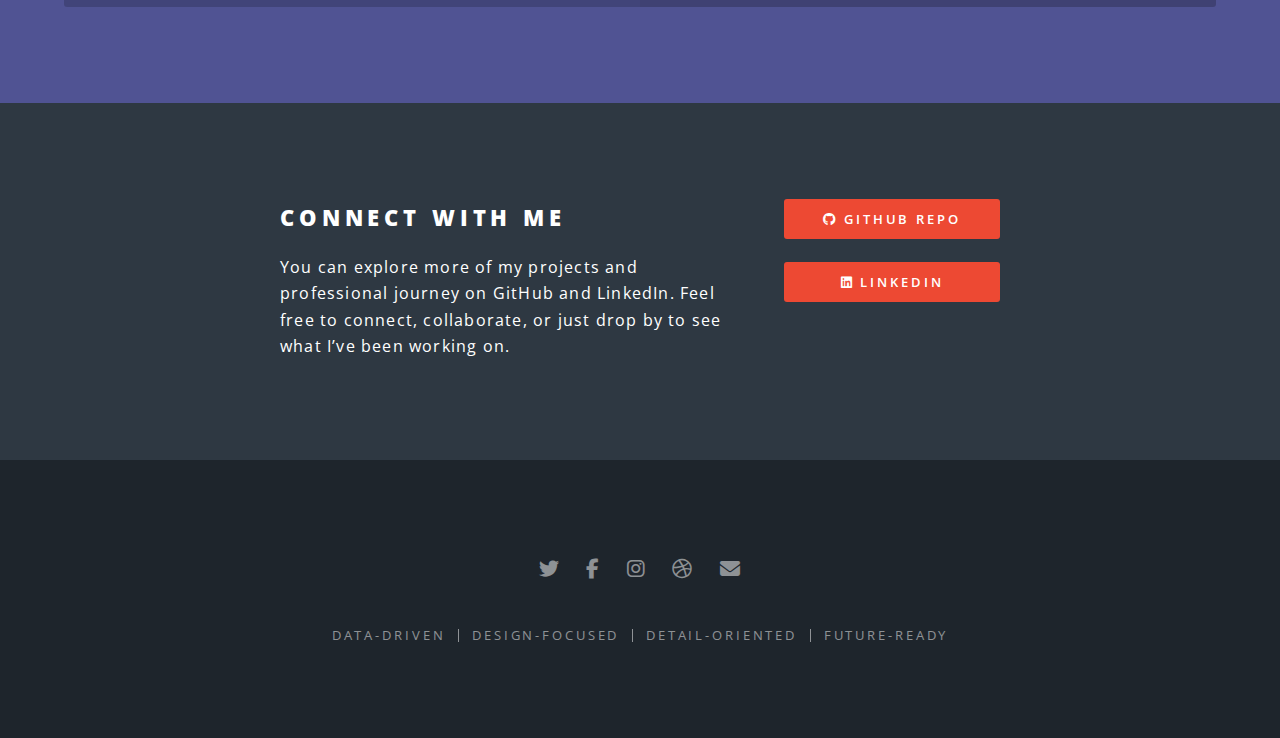
<file: Credit_Risk.html>
<!DOCTYPE HTML>
<!--
	Spectral by HTML5 UP
	html5up.net | @ajlkn
	Free for personal and commercial use under the CCA 3.0 license (html5up.net/license)
-->
<html>
	<head>
		<title>Projects Portfolio</title>
		<meta charset="utf-8" />
		<meta name="viewport" content="width=device-width, initial-scale=1, user-scalable=no" />
		<link rel="stylesheet" href="assets/css/main.css" />
		<link rel="stylesheet" href="https://cdnjs.cloudflare.com/ajax/libs/font-awesome/6.5.0/css/all.min.css">
		<noscript><link rel="stylesheet" href="assets/css/noscript.css" /></noscript>
	</head>
	<body class="landing is-preload">

		<!-- Page Wrapper -->
			<div id="page-wrapper">

				<!-- Header -->
					<header id="header" class="alt">
						<h1><a href="index.html">Credit Risk Analysis</a></h1>
						<nav id="nav">
							<ul>
								<li class="special">
									<a href="#menu" class="menuToggle"><span>Menu</Menu></span></a>
									<div id="menu">
										<ul>
											<li><a href="index.html">Projects Portfolio</a></li>
											<li><a href="Domain_Specific.html">Domain Specific Projects</a></li>
											<li><a href="upcoming.html">Future Projects</a></li>
											
											<li><a href="generic.html">About Me</a></li>
											<!--<li><a href="elements.html">Elements</a></li>
											<li><a href="https://github.com/farhanshk2312">Github Repo</a></li>
											<li><a href="https://www.linkedin.com/in/dawood-shaikh-21310747/">LinkedIn Page</a></li>-->
										</ul>
									</div>
								</li>
							</ul>
						</nav>
					</header>

				<!-- Banner -->
					<section id="banner">
						<div class="inner">
							<h2>Turning borrower data into actionable credit risk insights</h2>
							<p>Enhancing lending decisions through predictive analytics<br /><br />
							<!--<h1>My Work in Action</h1><br />-->
							
							<!--crafted by <a href="http://html5up.net">HTML5 UP</a>.</p>-->
							<ul class="actions special">
								<li><a href="generic.html" class="button primary">About Me</a></li>
							</ul>
							<!--<img src="images/code.svg" alt="Python Logo" width="95" height="95">
							<img src="images/report.svg" alt="Python Logo" width="30" height="30">
							<img src="images/Database.svg" alt="Python Logo" width="30" height="30">
							<img src="images/vscode.svg" alt="Python Logo" width="30" height="30">
							<img src="images/git.svg" alt="Python Logo" width="30" height="30">-->

						</div>
						<a href="#one" class="more scrolly">Dive Into the Work</a>
					</section>
		        
				              

						<section class="spotlight">
							<div class="image"><img src="images/loan.jpg" alt="" /></div><div class="content">
								<h4>Loan Data Analysis & Default Risk Insights<br />
								<!--sed ullamcorper</h2>--></h4>
								<blockquote>Deep diving into a comprehensive analysis of a large-scale loan dataset, designed to uncover patterns in lending, borrower behavior, and repayment performance. This project will explore how borrower demographics, credit history, and loan characteristics influence default risk, providing actionable insights for smarter lending decisions.</blockquote>
							<ul class="actions special">
								<li style="margin-right: 620px;"><a href="https://farhanshk2312.github.io/data_reports.github.io/" class="button primary">Shaping up</a></li>
							</ul>
							</div>
						</section>

                        
					 <!-- One -->
					<section id="one" class="wrapper style1 special">
					
						<div style="text-align:left;" , class="inner">
							<header class="major">

                               								
                                <h4 style="text-align: left; margin-left: 0;">Key Objectives:</h4>
						
								<blockquote style="text-align: left; margin-left: 0;">
									
                              
                                   	<p style="text-align: left; margin-left: 0;">1. Understanding loan distribution and borrower demographics.</p>
								
									<p style="text-align: left; margin-left: 0;">2. Exploring correlations between loan characteristics and default risk.</p>
							
									<p style="text-align: left; margin-left: 0;">3. Identify patterns in credit behavior, repayment, and financial health.</p>
									<p style="text-align: left; margin-left: 0;">4.Provide recommendations for lending strategies and risk mitigation.</p>
								
								</blockquote>
								
								<h4 style="text-align: left; margin-left: 0;">Methodology:</h4>
						
								<blockquote style="text-align: left; margin-left: 0;">
									<h5 style="text-align: left; margin-left: 0;">Exploratory Data Analysis (EDA):</h5><br />
                                    <p>Visualizing distributions of loan amounts, interest rates, and borrower demographics. Identifying trends, outliers, and patterns in repayment behavior.</p>
                                   	<h5 style="text-align: left; margin-left: 0;">Credit & Risk Analysis:</h5><br />
									<p>Deep dive into credit utilization, debt-to-income ratios, and the factors driving defaults.</p>
									<h5 style="text-align: left; margin-left: 0;">Temporal Trends:</h5><br />
									<p>Tracking loan issuance and repayment trends over time to understand evolving borrower behavior.</p>
									<h5 style="text-align: left; margin-left: 0;">Feature Engineering:</h5><br />
									<p>Creating new metrics like credit age, income-to-loan ratio, and late payment flags to highlight risk indicators.</p>
									<h5 style="text-align: left; margin-left: 0;">Predictive Modeling (Planned):</h5><br />
									<p>Predicting default probability using machine learning, identifying key features that influence risk.</p>
									<h5 style="text-align: left; margin-left: 0;">Actionable Insights:</h5><br />
									<p>Recommending strategies to optimize lending, mitigate risk, and better serve borrowers.</p>
								</blockquote>


								<h4 style="text-align: left; margin-left: 0;">Why It Matters:</h4>
								<blockquote style="text-align: left; margin-left: 0;">With growing volumes of peer-to-peer and online lending, understanding the risk landscape is crucial. This project aims to translate complex data into clear, actionable insights, helping financial institutions make smarter, data-driven lending decisions.</blockquote>

								 <h4 style="text-align: left; margin-left: 0;">Tech Stack & Tools (Planned):</h4>

								   <blockquote style="text-align: left; margin-left: 0;">
									<h5 style="text-align: left; margin-left: 0;">Data Analysis:</h5><br />
                                    <p>Python (Pyspark, Pandas, NumPy, Matplotlib, Seaborn, Plotly)</p>
                                   	<h5 style="text-align: left; margin-left: 0;">Data Storage & Querying:</h5><br />
									<p>Google BigQuery</p>
									<h5 style="text-align: left; margin-left: 0;">Big Data & Cloud Computing:</h5><br />
									<p>Databricks for large-scale data processing</p>
									<h5 style="text-align: left; margin-left: 0;">Machine Learning:</h5><br />
									<p>Scikit-learn, XGBoost</p>
									<h5 style="text-align: left; margin-left: 0;">Portfolio Presentation:</h5><br />
									<p>Jupyter Notebook + interactive visualizations</p>
									</blockquote>
									
									

								</blockquote>

	
							</header>

						</div>
								
					</section>

					

                        
				
					<!-- Footer -->
					<footer id="footer">
					<div class="col-6 col-12-medium">
											<ul class="actions stacked">
												<li><a href="Page_2.html" class="button primary disabled">Explore More Projects</a></li>
												<li><a href="#" class="button fit">Top of Page</a></li>
					</footer>
    
				
                  
		

				<!-- Three -->
					<section id="three" class="wrapper style3 special">
						<div class="inner">
							<header class="major">
								<h3>My Data-to-Decision Workflow</h3>
								<p>Think of my projects as a journey: data is the raw map, tools like SQL, Python, and Power BI are my compass,
								and the destination is always one thing—clear, actionable insights that empower smarter business moves.</p>
							</header>
							<ul class="features">
								<li class="icon fa-lightbulb">
									<h3>Problem Understanding</h3>
									<p>Start by identifying the core business question or challenge, making sure I understand the “why” behind the project.</p>
								</li>
								<li class="icon solid fa-database">
									<h3>Data Collection & Preparation</h3>
									<p>Gather, clean, and transform raw data into a reliable dataset (SQL, Python, Excel, or APIs).</p>
								</li>
								<li class="icon solid fa-magnifying-glass-chart">
									<h3>Exploratory Data Analysis (EDA)</h3>
									<p>Dive into the data to uncover patterns, anomalies, and key relationships.</p>
								</li>
								<li class="icon solid fa-brain">
									<h3>Modeling & Analysis</h3>
									<p>Apply statistical methods, machine learning, or business logic to generate meaningful insights.</p>
								</li>
								<li class="icon fa-chart-bar">
									<h3>Visualization & Storytelling</h3>
									<p>Build clear, interactive dashboards (Power BI/Tableau) or visualizations to communicate findings effectively.</p>
								</li>
								<li class="icon fa-file-alt">
									<h3>Documentation & Knowledge Sharing</h3>
									<p>Document methods, create reports, and make sure results are reproducible and actionable.</p>
								</li>
							</ul>
						</div>
					</section>

				<!-- CTA -->
					<section id="cta" class="wrapper style4">
						<div class="inner">
							<header>
								<h2>Connect With Me</h2>
								<p>You can explore more of my projects and professional journey on GitHub and LinkedIn. Feel free to connect, collaborate, or just drop by to see what I’ve been working on.</p>
							</header>
							<ul class="actions stacked">
								<li><a href="https://github.com/farhanshk2312" class="button fit primary"><i class="fab fa-github"></i> github repo</a></li>
								<li><a href="https://www.linkedin.com/in/dawood-shaikh-21310747/" class="button fit primary"><i class="fab fa-linkedin"></i> Linkedin</a></li>
							</ul>
						</div>
					</section>

				<!-- Footer -->
					<footer id="footer">
						<ul class="icons">
							<li><a href="#" class="icon brands fa-twitter"><span class="label">Twitter</span></a></li>
							<li><a href="#" class="icon brands fa-facebook-f"><span class="label">Facebook</span></a></li>
							<li><a href="#" class="icon brands fa-instagram"><span class="label">Instagram</span></a></li>
							<li><a href="#" class="icon brands fa-dribbble"><span class="label">Dribbble</span></a></li>
							<li><a href="#" class="icon solid fa-envelope"><span class="label">Email</span></a></li>
						</ul>
						<ul class="copyright">
							<li>Data-driven</li><li>Design-Focused</li><li>Detail-Oriented</li><li>Future-Ready</li>
						</ul>
					</footer>

			</div>

		<!-- Scripts -->
			<script src="assets/js/jquery.min.js"></script>
			<script src="assets/js/jquery.scrollex.min.js"></script>
			<script src="assets/js/jquery.scrolly.min.js"></script>
			<script src="assets/js/browser.min.js"></script>
			<script src="assets/js/breakpoints.min.js"></script>
			<script src="assets/js/util.js"></script>
			<script src="assets/js/main.js"></script>

	</body>
</html>
</file>
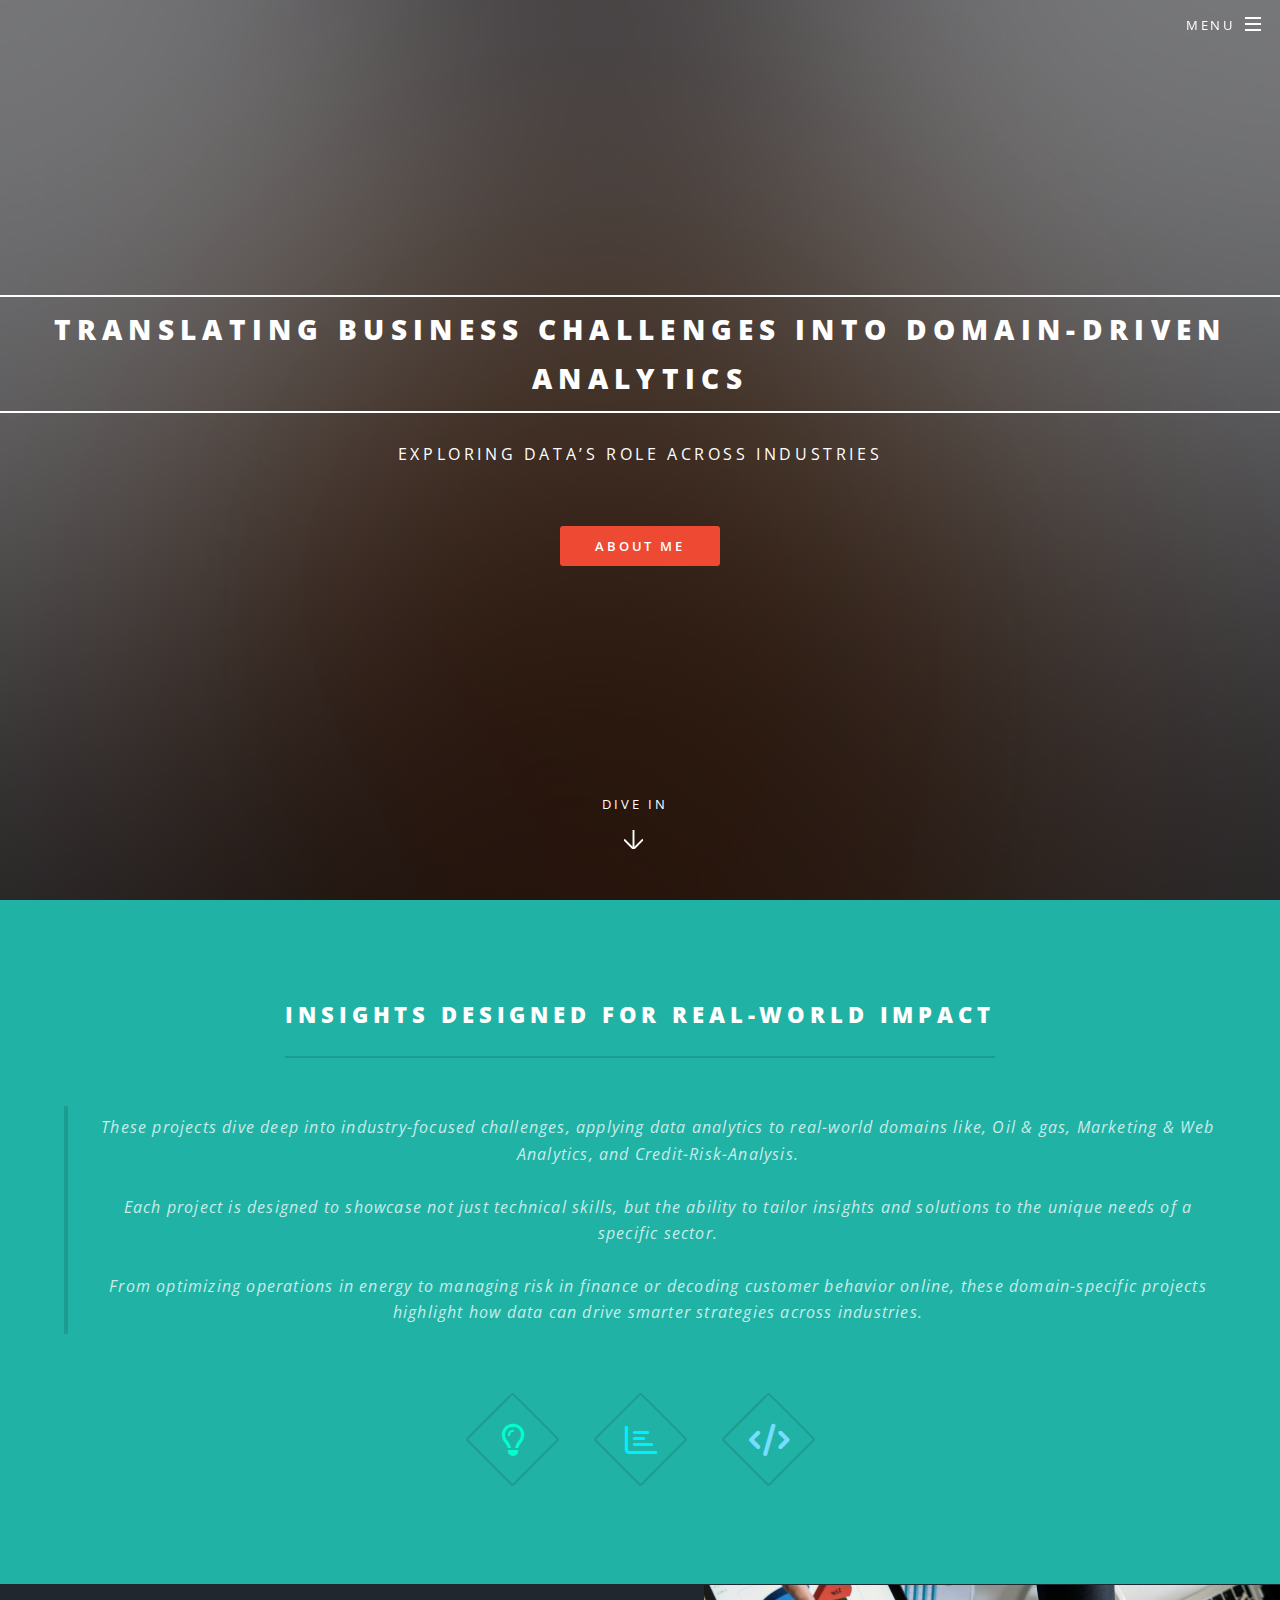
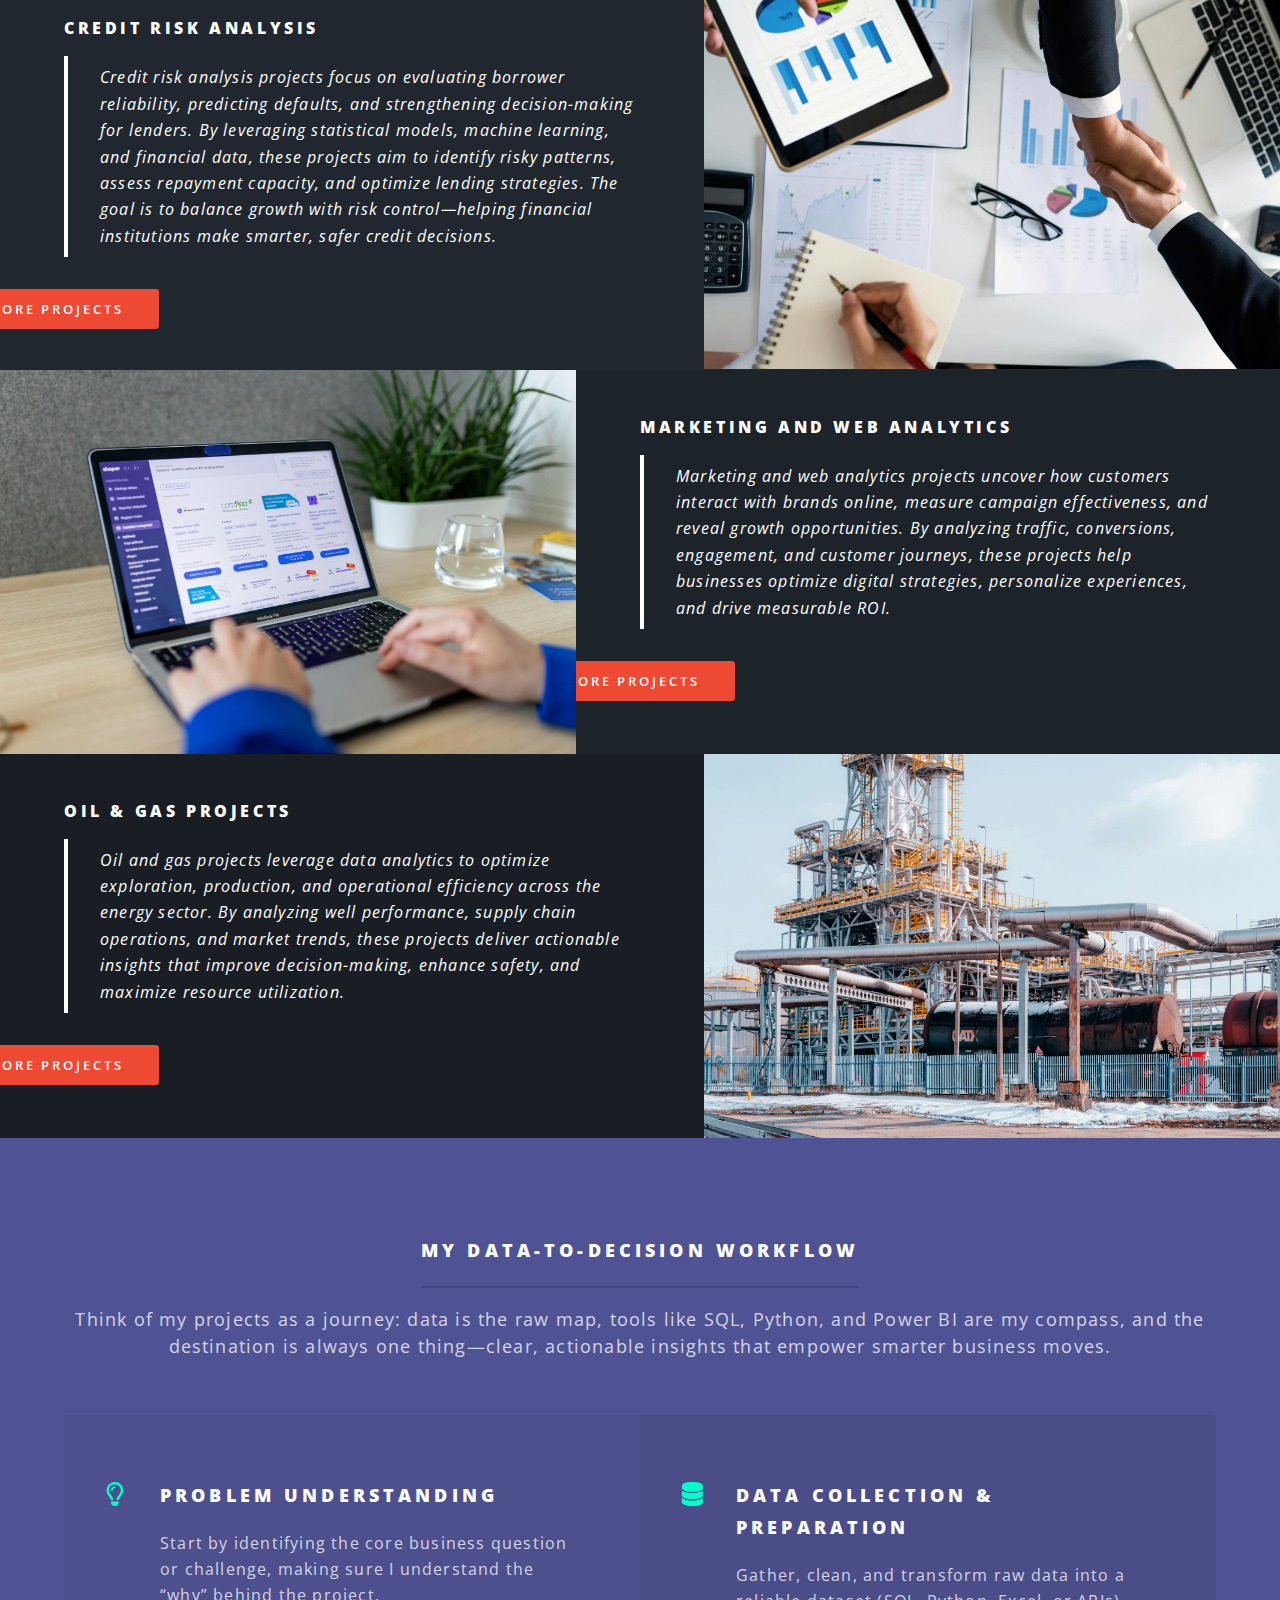
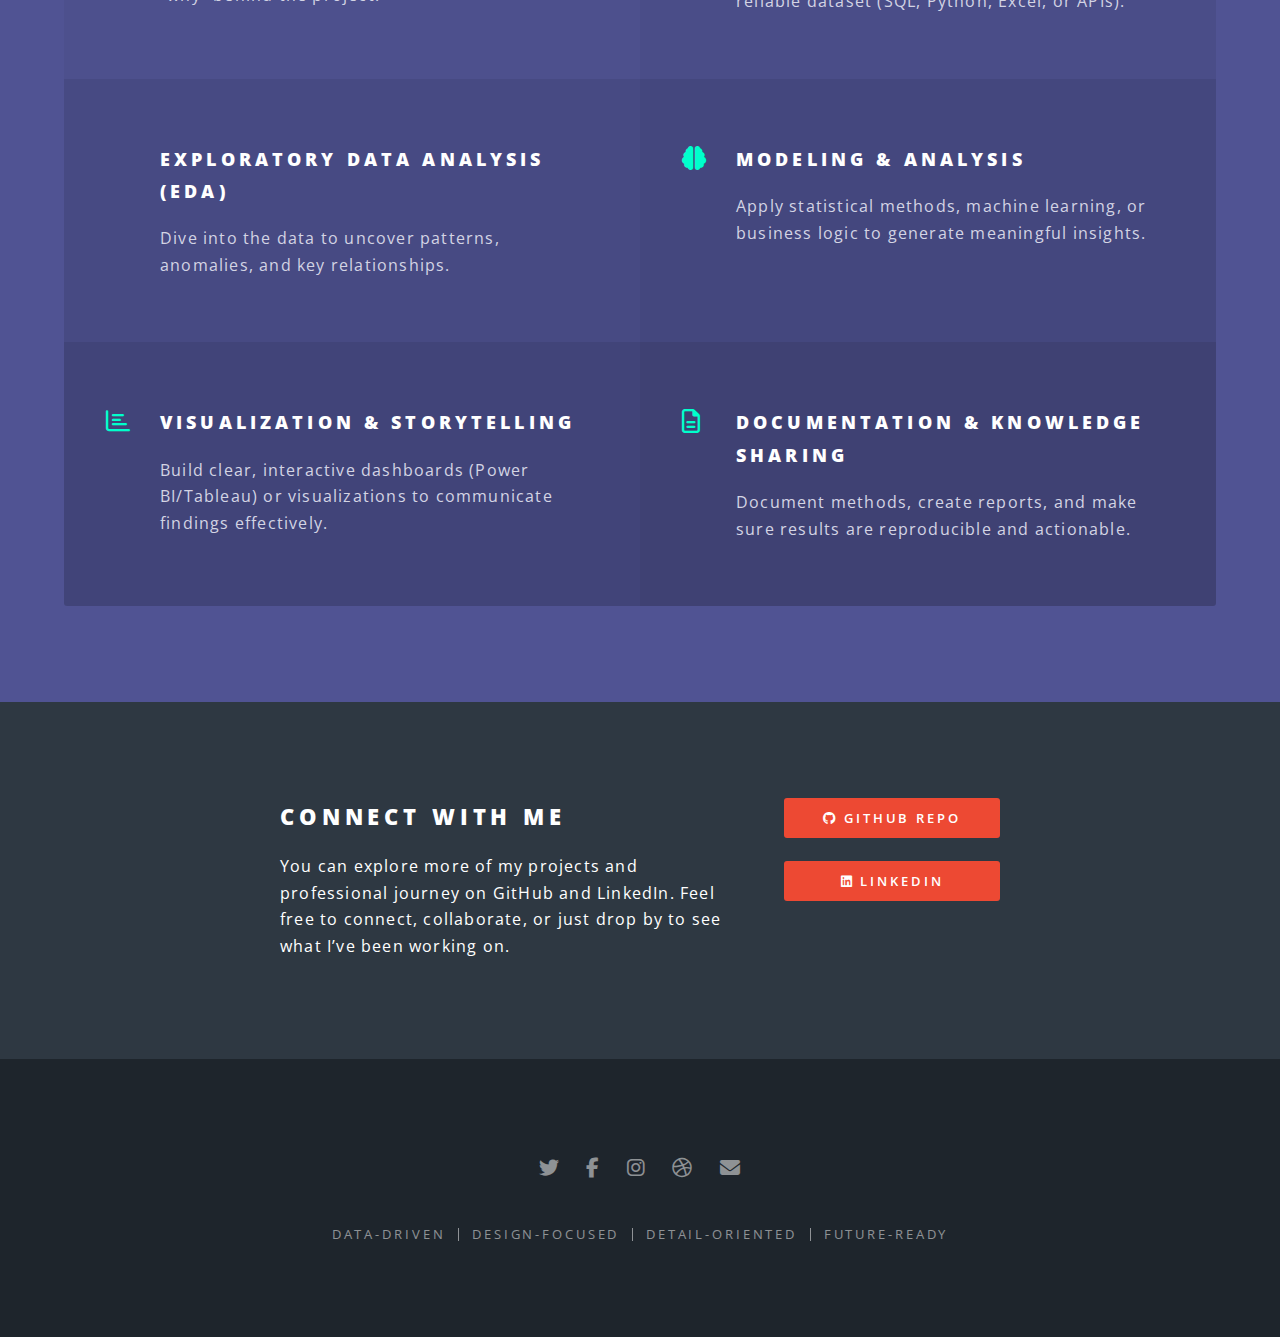
<file: Domain_Specific.html>
<!DOCTYPE HTML>
<!--
	Spectral by HTML5 UP
	html5up.net | @ajlkn
	Free for personal and commercial use under the CCA 3.0 license (html5up.net/license)
-->
<html>
	<head>
		<title>Projects Portfolio</title>
		<meta charset="utf-8" />
		<meta name="viewport" content="width=device-width, initial-scale=1, user-scalable=no" />
		<link rel="stylesheet" href="assets/css/main.css" />
		<link rel="stylesheet" href="https://cdnjs.cloudflare.com/ajax/libs/font-awesome/6.5.0/css/all.min.css">
		<noscript><link rel="stylesheet" href="assets/css/noscript.css" /></noscript>
	</head>
	<body class="landing is-preload">

		<!-- Page Wrapper -->
			<div id="page-wrapper">

				<!-- Header -->
					<header id="header" class="alt">
						<h1><a href="index.html">Domain Specific</a></h1>
						<nav id="nav">
							<ul>
								<li class="special">
									<a href="#menu" class="menuToggle"><span>Menu</Menu></span></a>
									<div id="menu">
										<ul>
											<li><a href="index.html">Projects Portfolio</a></li>
											<li><a href="upcoming.html">Future Projects</a></li>
											<li><a href="generic.html">About Me</a></li>
											<!--<li><a href="elements.html">Elements</a></li>
											<li><a href="https://github.com/farhanshk2312">Github Repo</a></li>
											<li><a href="https://www.linkedin.com/in/dawood-shaikh-21310747/">LinkedIn Page</a></li>-->
										</ul>
									</div>
								</li>
							</ul>
						</nav>
					</header>

				<!-- Banner -->
					<section id="banner">
						<div class="inner">
							<h2>Translating business challenges into domain-driven analytics</h2>
							<p>Exploring data’s role across industries<br /><br />
							<!--<h1>My Work in Action</h1><br />-->
							
							<!--crafted by <a href="http://html5up.net">HTML5 UP</a>.</p>-->
							<ul class="actions special">
								<li><a href="generic.html" class="button primary">About Me</a></li>
							</ul>
							<!--<img src="images/code.svg" alt="Python Logo" width="95" height="95">
							<img src="images/report.svg" alt="Python Logo" width="30" height="30">
							<img src="images/Database.svg" alt="Python Logo" width="30" height="30">
							<img src="images/vscode.svg" alt="Python Logo" width="30" height="30">
							<img src="images/git.svg" alt="Python Logo" width="30" height="30">-->

						</div>
						<a href="#one" class="more scrolly">Dive in</a>
					</section>
		        		<!-- One -->
					<section id="one" class="wrapper style1 special">
					
						<div class="inner">
							<header class="major">
								<h2>Insights designed for real-world impact</h2><br /><br />
						
								<blockquote>These projects dive deep into industry-focused challenges, applying data analytics to real-world domains like, Oil & gas, Marketing & Web Analytics, and Credit-Risk-Analysis. <br /> <br />Each project is designed to showcase not just technical skills, but the ability to tailor insights and solutions to the unique needs of a specific sector. <br /> <br />From optimizing operations in energy to managing risk in finance or decoding customer behavior online, these domain-specific projects highlight how data can drive smarter strategies across industries.</blockquote>
							</header>
							<ul class="icons major">
								<li><span class="icon fa-lightbulb major style1"><span class="label">Lorem</span></span></li>
								<li><span class="icon fa-chart-bar major style2"><span class="label">Ipsum</span></span></li>
								<li><span class="icon solid fa-code major style3"><span class="label">Dolor</span></span></li>
							</ul>
						</div>
					</section>
				              

						<section class="spotlight">
							<div class="image"><img src="images/credit.jpg" alt="" /></div><div class="content">
								<h4>Credit Risk Analysis<br />
								<!--sed ullamcorper</h2>--></h4>
								<blockquote>Credit risk analysis projects focus on evaluating borrower reliability, predicting defaults, and strengthening decision-making for lenders. By leveraging statistical models, machine learning, and financial data, these projects aim to identify risky patterns, assess repayment capacity, and optimize lending strategies. The goal is to balance growth with risk control—helping financial institutions make smarter, safer credit decisions.</blockquote>
							<ul class="actions special">
								<li style="margin-right: 620px;"><a href="Credit_Risk.html" class="button primary">Explore Projects</a></li>
							</ul>
							</div>
						</section>

                        				

					<section class="spotlight">
							<div class="image"><img src="images/web.jpg" alt="" /></div><div class="content">
								<h4>Marketing and Web Analytics<br />
								<!--sed ullamcorper</h2>--></h4>
								<blockquote>Marketing and web analytics projects uncover how customers interact with brands online, measure campaign effectiveness, and reveal growth opportunities. By analyzing traffic, conversions, engagement, and customer journeys, these projects help businesses optimize digital strategies, personalize experiences, and drive measurable ROI.</blockquote>
							<ul class="actions special">
								<li style="margin-right: 620px;"><a href="Marketing.html" class="button primary">Explore Projects</a></li>
							</ul>
							</div>
						</section>


							<section class="spotlight">
							<div class="image"><img src="images/oil_gas.jpg" alt="" /></div><div class="content">
								<h4>Oil & Gas Projects<br />
								<!--sed ullamcorper</h2>--></h4>
								<blockquote>Oil and gas projects leverage data analytics to optimize exploration, production, and operational efficiency across the energy sector. By analyzing well performance, supply chain operations, and market trends, these projects deliver actionable insights that improve decision-making, enhance safety, and maximize resource utilization.</blockquote>
							<ul class="actions special">
								<li style="margin-right: 620px;"><a href="oil_gas.html" class="button primary">Explore Projects</a></li>
							</ul>
							</div>
						</section>
                        
					
                     
		                  
		

				<!-- Three -->
					<section id="three" class="wrapper style3 special">
						<div class="inner">
							<header class="major">
								<h3>My Data-to-Decision Workflow</h3>
								<p>Think of my projects as a journey: data is the raw map, tools like SQL, Python, and Power BI are my compass,
								and the destination is always one thing—clear, actionable insights that empower smarter business moves.</p>
							</header>
							<ul class="features">
								<li class="icon fa-lightbulb">
									<h3>Problem Understanding</h3>
									<p>Start by identifying the core business question or challenge, making sure I understand the “why” behind the project.</p>
								</li>
								<li class="icon solid fa-database">
									<h3>Data Collection & Preparation</h3>
									<p>Gather, clean, and transform raw data into a reliable dataset (SQL, Python, Excel, or APIs).</p>
								</li>
								<li class="icon solid fa-magnifying-glass-chart">
									<h3>Exploratory Data Analysis (EDA)</h3>
									<p>Dive into the data to uncover patterns, anomalies, and key relationships.</p>
								</li>
								<li class="icon solid fa-brain">
									<h3>Modeling & Analysis</h3>
									<p>Apply statistical methods, machine learning, or business logic to generate meaningful insights.</p>
								</li>
								<li class="icon fa-chart-bar">
									<h3>Visualization & Storytelling</h3>
									<p>Build clear, interactive dashboards (Power BI/Tableau) or visualizations to communicate findings effectively.</p>
								</li>
								<li class="icon fa-file-alt">
									<h3>Documentation & Knowledge Sharing</h3>
									<p>Document methods, create reports, and make sure results are reproducible and actionable.</p>
								</li>
							</ul>
						</div>
					</section>

				<!-- CTA -->
					<section id="cta" class="wrapper style4">
						<div class="inner">
							<header>
								<h2>Connect With Me</h2>
								<p>You can explore more of my projects and professional journey on GitHub and LinkedIn. Feel free to connect, collaborate, or just drop by to see what I’ve been working on.</p>
							</header>
							<ul class="actions stacked">
								<li><a href="https://github.com/farhanshk2312" class="button fit primary"><i class="fab fa-github"></i> github repo</a></li>
								<li><a href="https://www.linkedin.com/in/dawood-shaikh-21310747/" class="button fit primary"><i class="fab fa-linkedin"></i> Linkedin</a></li>
							</ul>
						</div>
					</section>

				<!-- Footer -->
					<footer id="footer">
						<ul class="icons">
							<li><a href="#" class="icon brands fa-twitter"><span class="label">Twitter</span></a></li>
							<li><a href="#" class="icon brands fa-facebook-f"><span class="label">Facebook</span></a></li>
							<li><a href="#" class="icon brands fa-instagram"><span class="label">Instagram</span></a></li>
							<li><a href="#" class="icon brands fa-dribbble"><span class="label">Dribbble</span></a></li>
							<li><a href="#" class="icon solid fa-envelope"><span class="label">Email</span></a></li>
						</ul>
						<ul class="copyright">
							<li>Data-driven</li><li>Design-Focused</li><li>Detail-Oriented</li><li>Future-Ready</li>
						</ul>
					</footer>

			</div>

		<!-- Scripts -->
			<script src="assets/js/jquery.min.js"></script>
			<script src="assets/js/jquery.scrollex.min.js"></script>
			<script src="assets/js/jquery.scrolly.min.js"></script>
			<script src="assets/js/browser.min.js"></script>
			<script src="assets/js/breakpoints.min.js"></script>
			<script src="assets/js/util.js"></script>
			<script src="assets/js/main.js"></script>

	</body>
</html>
</file>
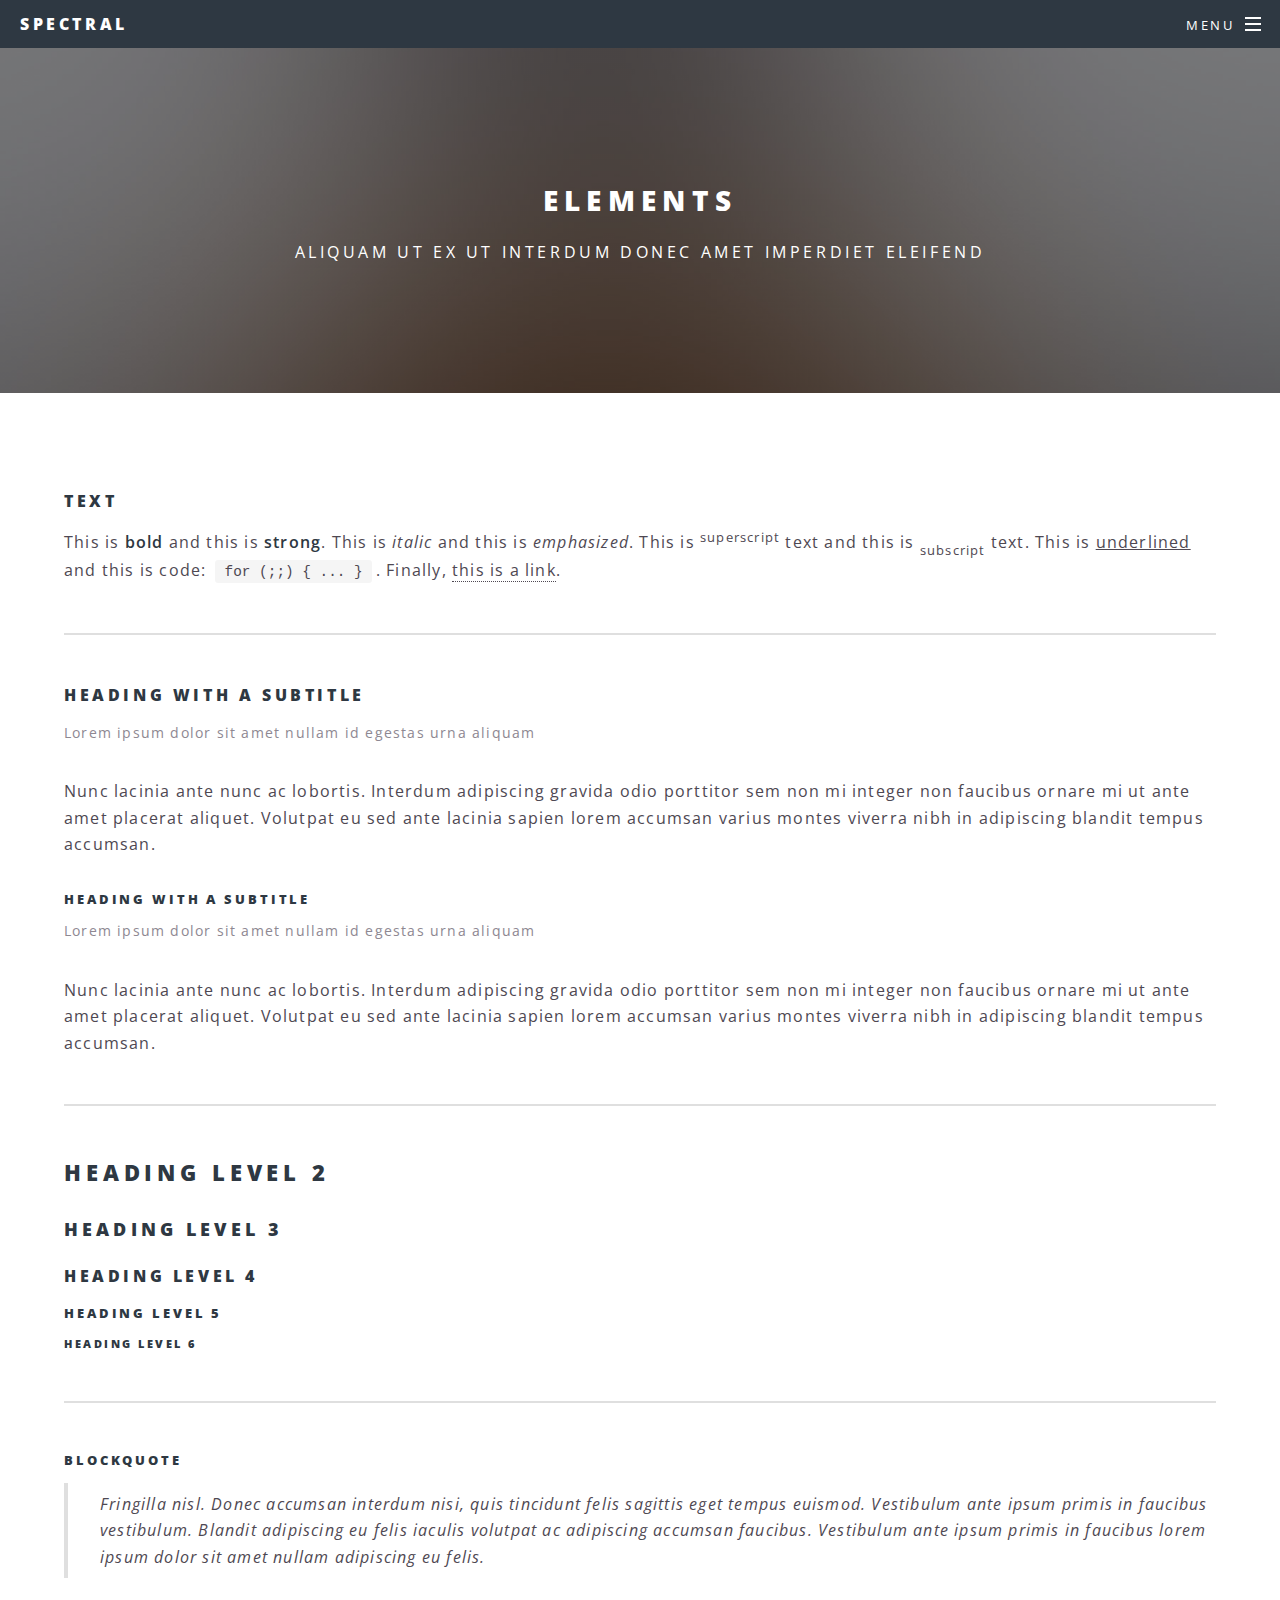
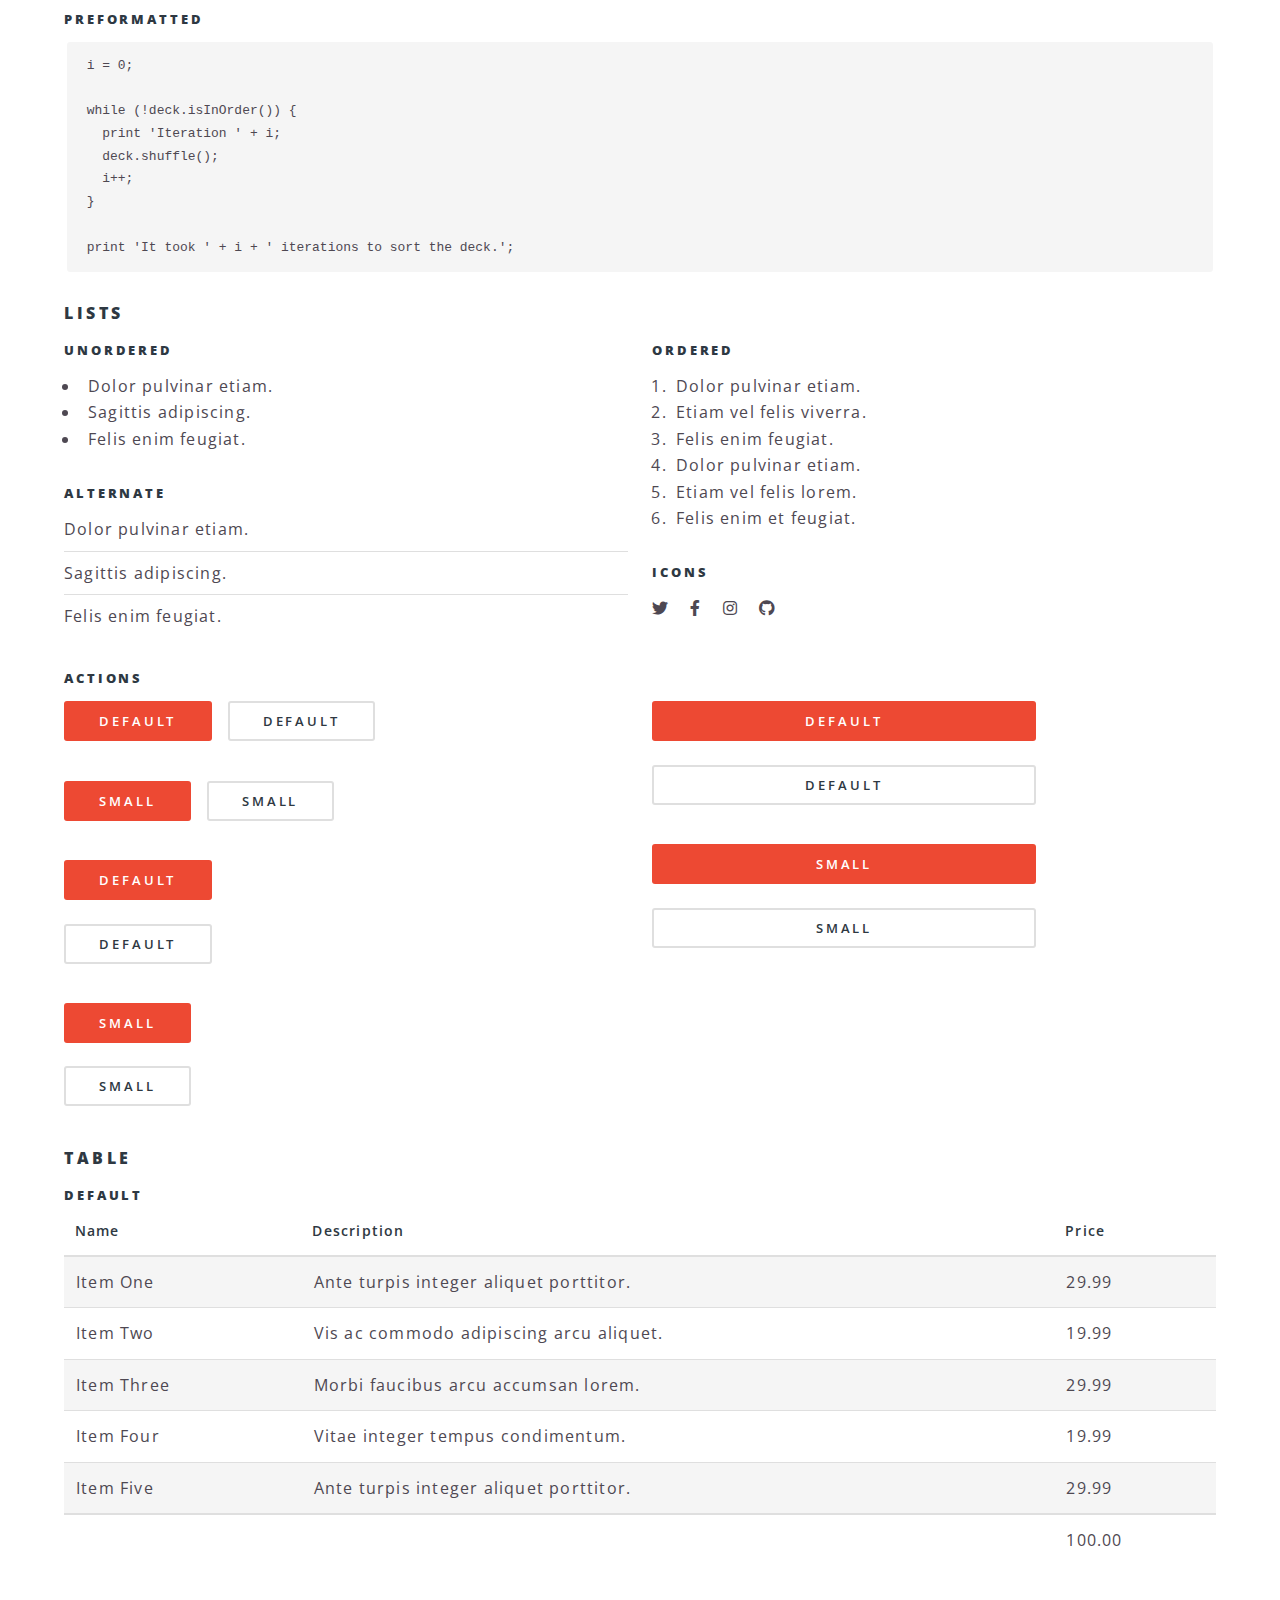
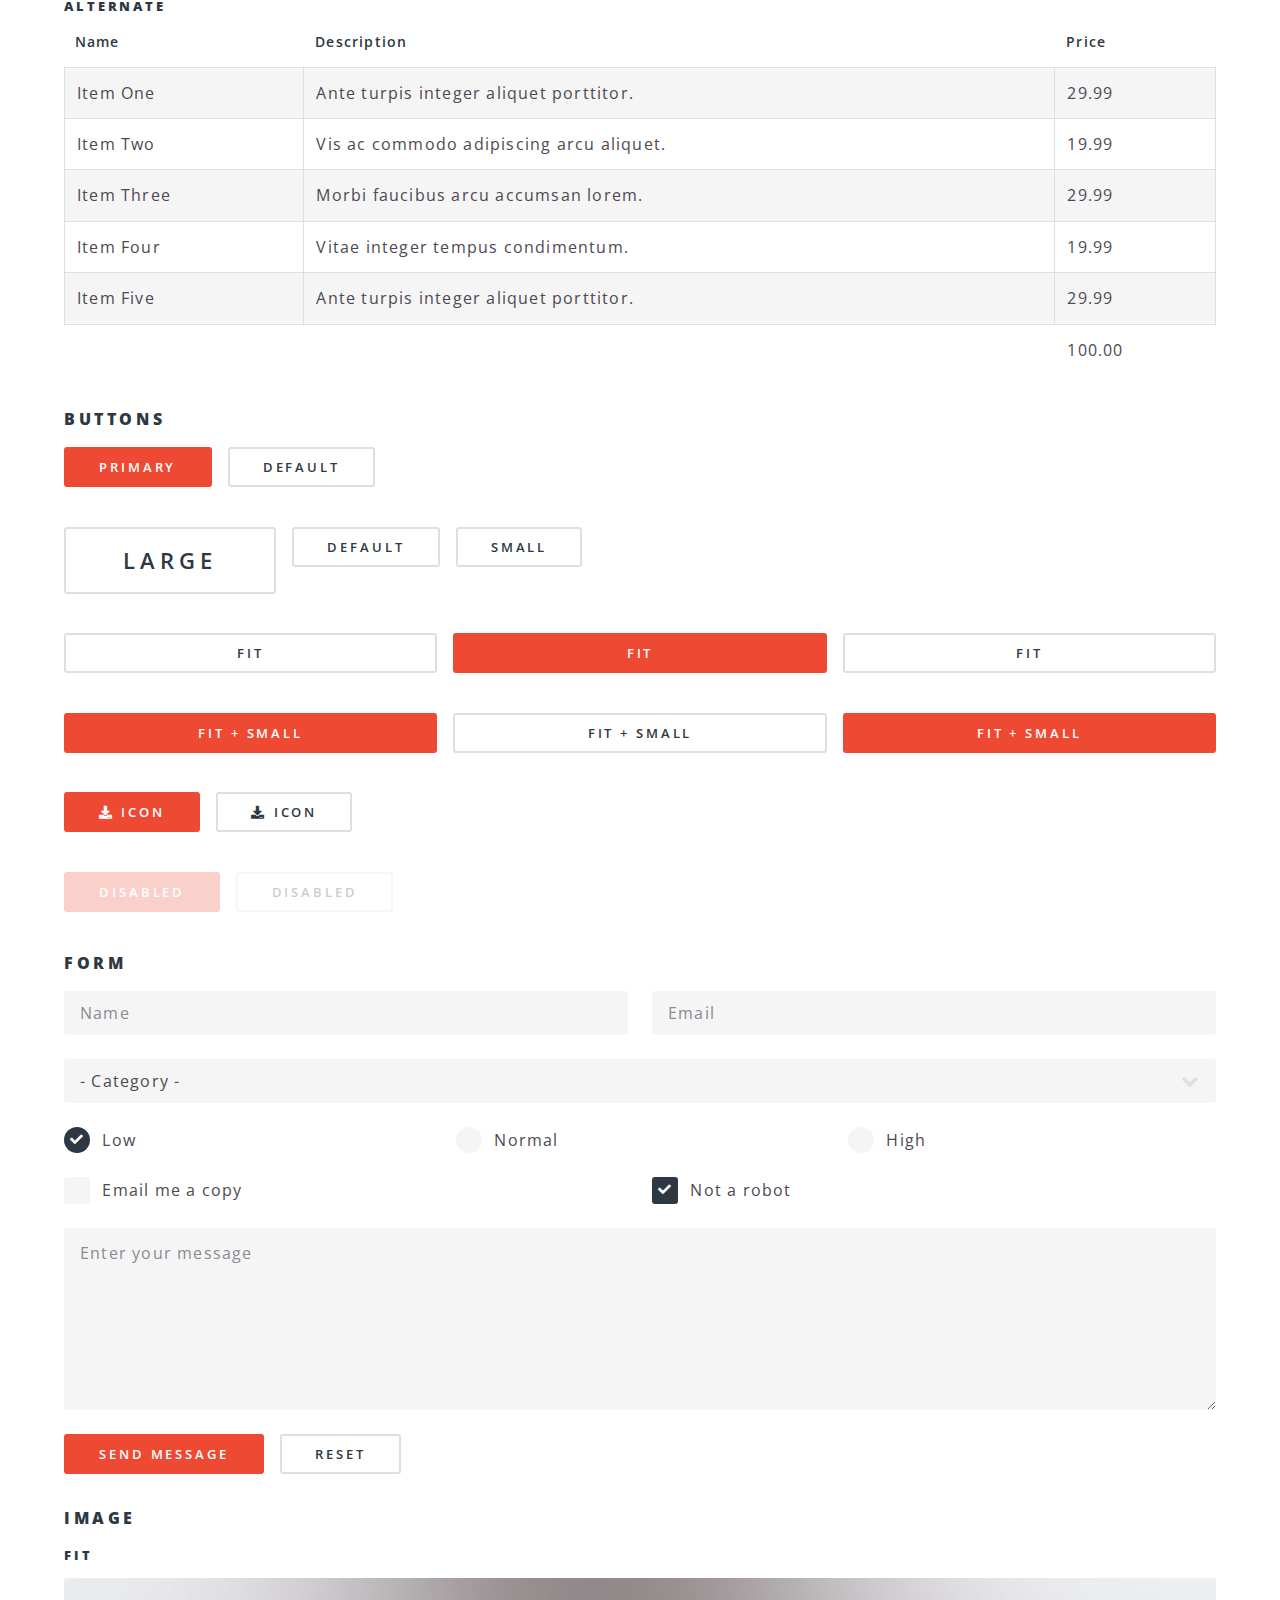
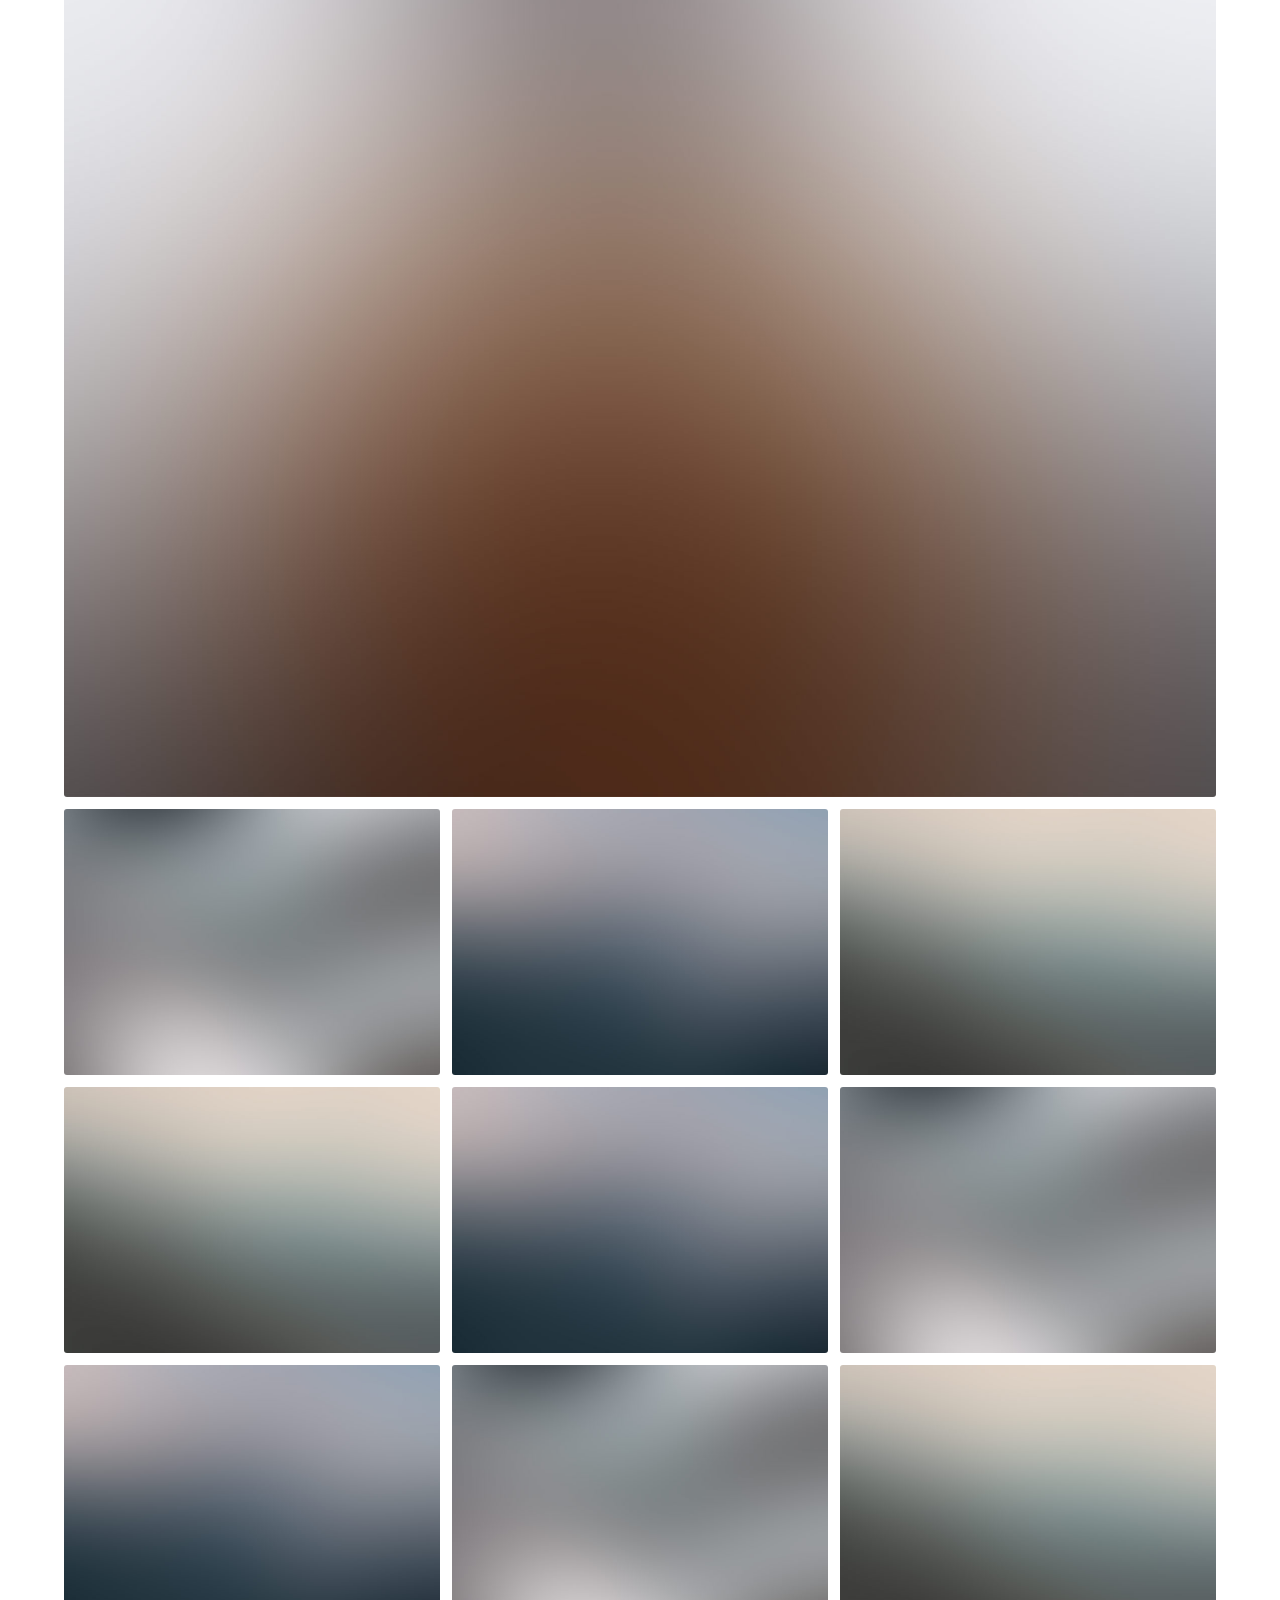
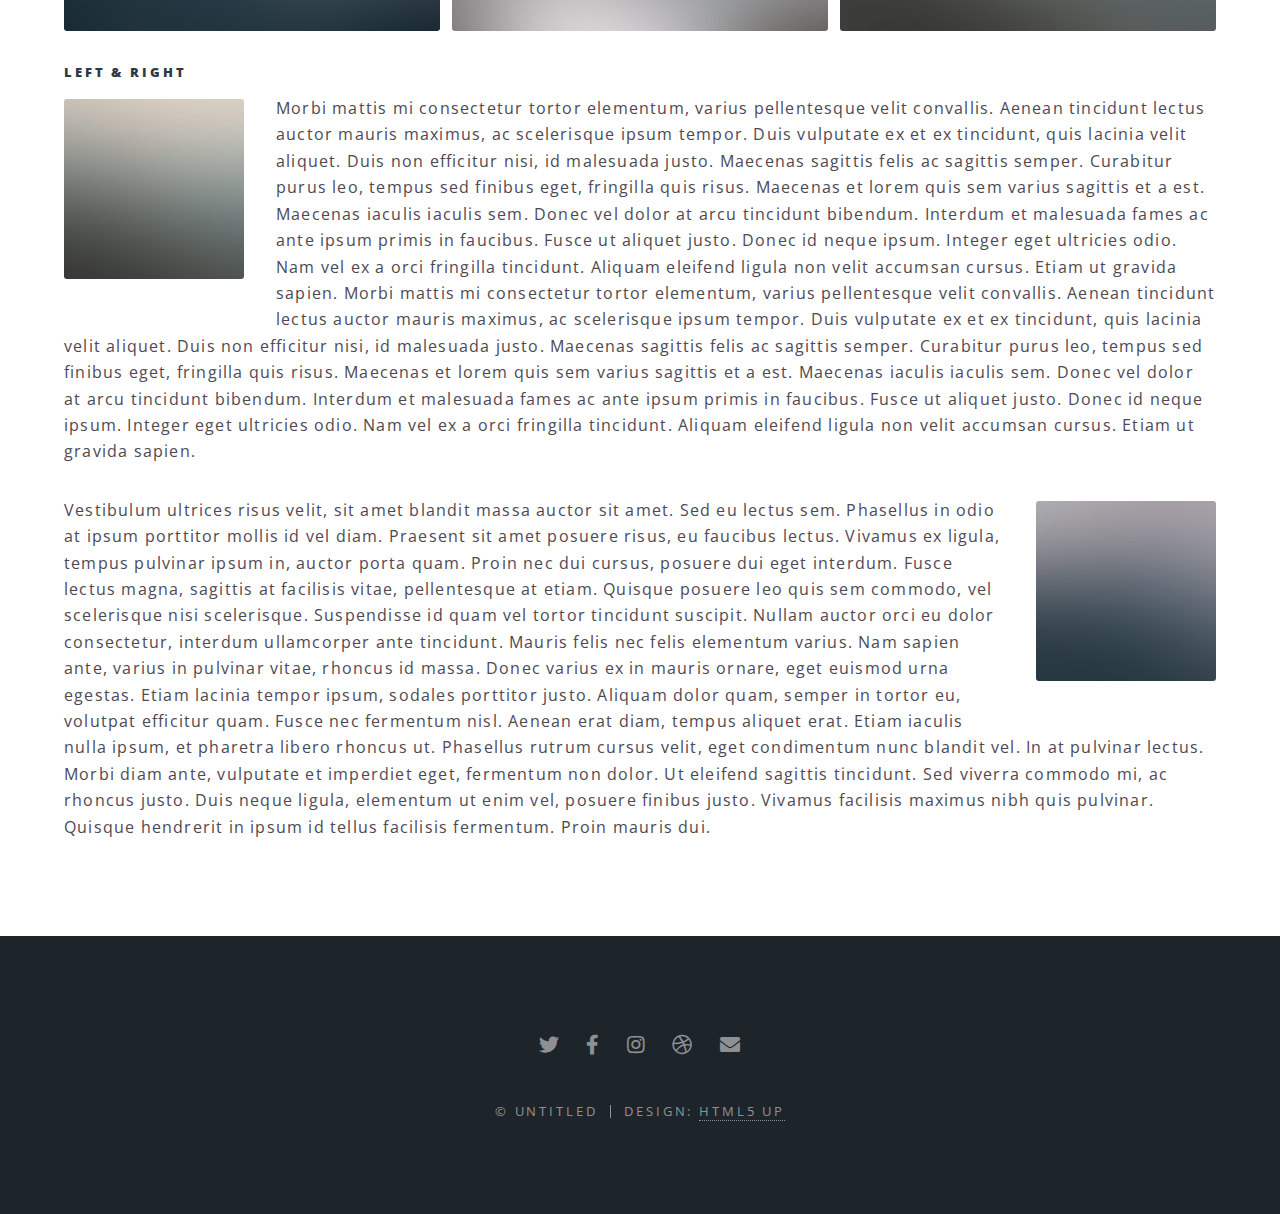
<file: elements.html>
<!DOCTYPE HTML>
<!--
	Spectral by HTML5 UP
	html5up.net | @ajlkn
	Free for personal and commercial use under the CCA 3.0 license (html5up.net/license)
-->
<html>
	<head>
		<title>Elements - Spectral by HTML5 UP</title>
		<meta charset="utf-8" />
		<meta name="viewport" content="width=device-width, initial-scale=1, user-scalable=no" />
		<link rel="stylesheet" href="assets/css/main.css" />
		<noscript><link rel="stylesheet" href="assets/css/noscript.css" /></noscript>
	</head>
	<body class="is-preload">

		<!-- Page Wrapper -->
			<div id="page-wrapper">

				<!-- Header -->
					<header id="header">
						<h1><a href="index.html">Spectral</a></h1>
						<nav id="nav">
							<ul>
								<li class="special">
									<a href="#menu" class="menuToggle"><span>Menu</span></a>
									<div id="menu">
										<ul>
											<li><a href="index.html">Home</a></li>
											<li><a href="generic.html">Generic</a></li>
											<li><a href="elements.html">Elements</a></li>
											<li><a href="#">Sign Up</a></li>
											<li><a href="#">Log In</a></li>
										</ul>
									</div>
								</li>
							</ul>
						</nav>
					</header>

				<!-- Main -->
					<article id="main">
						<header>
							<h2>Elements</h2>
							<p>Aliquam ut ex ut interdum donec amet imperdiet eleifend</p>
						</header>
						<section class="wrapper style5">
							<div class="inner">

								<section>
									<h4>Text</h4>
									<p>This is <b>bold</b> and this is <strong>strong</strong>. This is <i>italic</i> and this is <em>emphasized</em>.
									This is <sup>superscript</sup> text and this is <sub>subscript</sub> text.
									This is <u>underlined</u> and this is code: <code>for (;;) { ... }</code>. Finally, <a href="#">this is a link</a>.</p>
									<hr />
									<header>
										<h4>Heading with a Subtitle</h4>
										<p>Lorem ipsum dolor sit amet nullam id egestas urna aliquam</p>
									</header>
									<p>Nunc lacinia ante nunc ac lobortis. Interdum adipiscing gravida odio porttitor sem non mi integer non faucibus ornare mi ut ante amet placerat aliquet. Volutpat eu sed ante lacinia sapien lorem accumsan varius montes viverra nibh in adipiscing blandit tempus accumsan.</p>
									<header>
										<h5>Heading with a Subtitle</h5>
										<p>Lorem ipsum dolor sit amet nullam id egestas urna aliquam</p>
									</header>
									<p>Nunc lacinia ante nunc ac lobortis. Interdum adipiscing gravida odio porttitor sem non mi integer non faucibus ornare mi ut ante amet placerat aliquet. Volutpat eu sed ante lacinia sapien lorem accumsan varius montes viverra nibh in adipiscing blandit tempus accumsan.</p>
									<hr />
									<h2>Heading Level 2</h2>
									<h3>Heading Level 3</h3>
									<h4>Heading Level 4</h4>
									<h5>Heading Level 5</h5>
									<h6>Heading Level 6</h6>
									<hr />
									<h5>Blockquote</h5>
									<blockquote>Fringilla nisl. Donec accumsan interdum nisi, quis tincidunt felis sagittis eget tempus euismod. Vestibulum ante ipsum primis in faucibus vestibulum. Blandit adipiscing eu felis iaculis volutpat ac adipiscing accumsan faucibus. Vestibulum ante ipsum primis in faucibus lorem ipsum dolor sit amet nullam adipiscing eu felis.</blockquote>
									<h5>Preformatted</h5>
									<pre><code>i = 0;

while (!deck.isInOrder()) {
  print 'Iteration ' + i;
  deck.shuffle();
  i++;
}

print 'It took ' + i + ' iterations to sort the deck.';</code></pre>
								</section>

								<section>
									<h4>Lists</h4>
									<div class="row">
										<div class="col-6 col-12-medium">
											<h5>Unordered</h5>
											<ul>
												<li>Dolor pulvinar etiam.</li>
												<li>Sagittis adipiscing.</li>
												<li>Felis enim feugiat.</li>
											</ul>
											<h5>Alternate</h5>
											<ul class="alt">
												<li>Dolor pulvinar etiam.</li>
												<li>Sagittis adipiscing.</li>
												<li>Felis enim feugiat.</li>
											</ul>
										</div>
										<div class="col-6 col-12-medium">
											<h5>Ordered</h5>
											<ol>
												<li>Dolor pulvinar etiam.</li>
												<li>Etiam vel felis viverra.</li>
												<li>Felis enim feugiat.</li>
												<li>Dolor pulvinar etiam.</li>
												<li>Etiam vel felis lorem.</li>
												<li>Felis enim et feugiat.</li>
											</ol>
											<h5>Icons</h5>
											<ul class="icons">
												<li><a href="#" class="icon brands fa-twitter"><span class="label">Twitter</span></a></li>
												<li><a href="#" class="icon brands fa-facebook-f"><span class="label">Facebook</span></a></li>
												<li><a href="#" class="icon brands fa-instagram"><span class="label">Instagram</span></a></li>
												<li><a href="#" class="icon brands fa-github"><span class="label">Github</span></a></li>
											</ul>
										</div>
									</div>
									<h5>Actions</h5>
									<div class="row">
										<div class="col-6 col-12-medium">
											<ul class="actions">
												<li><a href="#" class="button primary">Default</a></li>
												<li><a href="#" class="button">Default</a></li>
											</ul>
											<ul class="actions small">
												<li><a href="#" class="button primary small">Small</a></li>
												<li><a href="#" class="button small">Small</a></li>
											</ul>
											<ul class="actions stacked">
												<li><a href="#" class="button primary">Default</a></li>
												<li><a href="#" class="button">Default</a></li>
											</ul>
											<ul class="actions stacked">
												<li><a href="#" class="button primary small">Small</a></li>
												<li><a href="#" class="button small">Small</a></li>
											</ul>
										</div>
										<div class="col-6 col-12-medium">
											<ul class="actions stacked">
												<li><a href="#" class="button primary fit">Default</a></li>
												<li><a href="#" class="button fit">Default</a></li>
											</ul>
											<ul class="actions stacked">
												<li><a href="#" class="button primary small fit">Small</a></li>
												<li><a href="#" class="button small fit">Small</a></li>
											</ul>
										</div>
									</div>
								</section>

								<section>
									<h4>Table</h4>
									<h5>Default</h5>
									<div class="table-wrapper">
										<table>
											<thead>
												<tr>
													<th>Name</th>
													<th>Description</th>
													<th>Price</th>
												</tr>
											</thead>
											<tbody>
												<tr>
													<td>Item One</td>
													<td>Ante turpis integer aliquet porttitor.</td>
													<td>29.99</td>
												</tr>
												<tr>
													<td>Item Two</td>
													<td>Vis ac commodo adipiscing arcu aliquet.</td>
													<td>19.99</td>
												</tr>
												<tr>
													<td>Item Three</td>
													<td> Morbi faucibus arcu accumsan lorem.</td>
													<td>29.99</td>
												</tr>
												<tr>
													<td>Item Four</td>
													<td>Vitae integer tempus condimentum.</td>
													<td>19.99</td>
												</tr>
												<tr>
													<td>Item Five</td>
													<td>Ante turpis integer aliquet porttitor.</td>
													<td>29.99</td>
												</tr>
											</tbody>
											<tfoot>
												<tr>
													<td colspan="2"></td>
													<td>100.00</td>
												</tr>
											</tfoot>
										</table>
									</div>

									<h5>Alternate</h5>
									<div class="table-wrapper">
										<table class="alt">
											<thead>
												<tr>
													<th>Name</th>
													<th>Description</th>
													<th>Price</th>
												</tr>
											</thead>
											<tbody>
												<tr>
													<td>Item One</td>
													<td>Ante turpis integer aliquet porttitor.</td>
													<td>29.99</td>
												</tr>
												<tr>
													<td>Item Two</td>
													<td>Vis ac commodo adipiscing arcu aliquet.</td>
													<td>19.99</td>
												</tr>
												<tr>
													<td>Item Three</td>
													<td> Morbi faucibus arcu accumsan lorem.</td>
													<td>29.99</td>
												</tr>
												<tr>
													<td>Item Four</td>
													<td>Vitae integer tempus condimentum.</td>
													<td>19.99</td>
												</tr>
												<tr>
													<td>Item Five</td>
													<td>Ante turpis integer aliquet porttitor.</td>
													<td>29.99</td>
												</tr>
											</tbody>
											<tfoot>
												<tr>
													<td colspan="2"></td>
													<td>100.00</td>
												</tr>
											</tfoot>
										</table>
									</div>
								</section>

								<section>
									<h4>Buttons</h4>
									<ul class="actions">
										<li><a href="#" class="button primary">Primary</a></li>
										<li><a href="#" class="button">Default</a></li>
									</ul>
									<ul class="actions">
										<li><a href="#" class="button large">Large</a></li>
										<li><a href="#" class="button">Default</a></li>
										<li><a href="#" class="button small">Small</a></li>
									</ul>
									<ul class="actions fit">
										<li><a href="#" class="button fit">Fit</a></li>
										<li><a href="#" class="button primary fit">Fit</a></li>
										<li><a href="#" class="button fit">Fit</a></li>
									</ul>
									<ul class="actions fit small">
										<li><a href="#" class="button primary fit small">Fit + Small</a></li>
										<li><a href="#" class="button fit small">Fit + Small</a></li>
										<li><a href="#" class="button primary fit small">Fit + Small</a></li>
									</ul>
									<ul class="actions">
										<li><a href="#" class="button primary icon solid fa-download">Icon</a></li>
										<li><a href="#" class="button icon solid fa-download">Icon</a></li>
									</ul>
									<ul class="actions">
										<li><span class="button primary disabled">Disabled</span></li>
										<li><span class="button disabled">Disabled</span></li>
									</ul>
								</section>

								<section>
									<h4>Form</h4>
									<form method="post" action="#">
										<div class="row gtr-uniform">
											<div class="col-6 col-12-xsmall">
												<input type="text" name="demo-name" id="demo-name" value="" placeholder="Name" />
											</div>
											<div class="col-6 col-12-xsmall">
												<input type="email" name="demo-email" id="demo-email" value="" placeholder="Email" />
											</div>
											<div class="col-12">
												<select name="demo-category" id="demo-category">
													<option value="">- Category -</option>
													<option value="1">Manufacturing</option>
													<option value="1">Shipping</option>
													<option value="1">Administration</option>
													<option value="1">Human Resources</option>
												</select>
											</div>
											<div class="col-4 col-12-small">
												<input type="radio" id="demo-priority-low" name="demo-priority" checked>
												<label for="demo-priority-low">Low</label>
											</div>
											<div class="col-4 col-12-small">
												<input type="radio" id="demo-priority-normal" name="demo-priority">
												<label for="demo-priority-normal">Normal</label>
											</div>
											<div class="col-4 col-12-small">
												<input type="radio" id="demo-priority-high" name="demo-priority">
												<label for="demo-priority-high">High</label>
											</div>
											<div class="col-6 col-12-small">
												<input type="checkbox" id="demo-copy" name="demo-copy">
												<label for="demo-copy">Email me a copy</label>
											</div>
											<div class="col-6 col-12-small">
												<input type="checkbox" id="demo-human" name="demo-human" checked>
												<label for="demo-human">Not a robot</label>
											</div>
											<div class="col-12">
												<textarea name="demo-message" id="demo-message" placeholder="Enter your message" rows="6"></textarea>
											</div>
											<div class="col-12">
												<ul class="actions">
													<li><input type="submit" value="Send Message" class="primary" /></li>
													<li><input type="reset" value="Reset" /></li>
												</ul>
											</div>
										</div>
									</form>
								</section>

								<section>
									<h4>Image</h4>
									<h5>Fit</h5>
									<div class="box alt">
										<div class="row gtr-50 gtr-uniform">
											<div class="col-12"><span class="image fit"><img src="images/banner.jpg" alt="" /></span></div>
											<div class="col-4"><span class="image fit"><img src="images/pic01.jpg" alt="" /></span></div>
											<div class="col-4"><span class="image fit"><img src="images/pic02.jpg" alt="" /></span></div>
											<div class="col-4"><span class="image fit"><img src="images/pic03.jpg" alt="" /></span></div>
											<div class="col-4"><span class="image fit"><img src="images/pic03.jpg" alt="" /></span></div>
											<div class="col-4"><span class="image fit"><img src="images/pic02.jpg" alt="" /></span></div>
											<div class="col-4"><span class="image fit"><img src="images/pic01.jpg" alt="" /></span></div>
											<div class="col-4"><span class="image fit"><img src="images/pic02.jpg" alt="" /></span></div>
											<div class="col-4"><span class="image fit"><img src="images/pic01.jpg" alt="" /></span></div>
											<div class="col-4"><span class="image fit"><img src="images/pic03.jpg" alt="" /></span></div>
										</div>
									</div>
									<h5>Left &amp; Right</h5>
									<p><span class="image left"><img src="images/pic04.jpg" alt="" /></span>Morbi mattis mi consectetur tortor elementum, varius pellentesque velit convallis. Aenean tincidunt lectus auctor mauris maximus, ac scelerisque ipsum tempor. Duis vulputate ex et ex tincidunt, quis lacinia velit aliquet. Duis non efficitur nisi, id malesuada justo. Maecenas sagittis felis ac sagittis semper. Curabitur purus leo, tempus sed finibus eget, fringilla quis risus. Maecenas et lorem quis sem varius sagittis et a est. Maecenas iaculis iaculis sem. Donec vel dolor at arcu tincidunt bibendum. Interdum et malesuada fames ac ante ipsum primis in faucibus. Fusce ut aliquet justo. Donec id neque ipsum. Integer eget ultricies odio. Nam vel ex a orci fringilla tincidunt. Aliquam eleifend ligula non velit accumsan cursus. Etiam ut gravida sapien. Morbi mattis mi consectetur tortor elementum, varius pellentesque velit convallis. Aenean tincidunt lectus auctor mauris maximus, ac scelerisque ipsum tempor. Duis vulputate ex et ex tincidunt, quis lacinia velit aliquet. Duis non efficitur nisi, id malesuada justo. Maecenas sagittis felis ac sagittis semper. Curabitur purus leo, tempus sed finibus eget, fringilla quis risus. Maecenas et lorem quis sem varius sagittis et a est. Maecenas iaculis iaculis sem. Donec vel dolor at arcu tincidunt bibendum. Interdum et malesuada fames ac ante ipsum primis in faucibus. Fusce ut aliquet justo. Donec id neque ipsum. Integer eget ultricies odio. Nam vel ex a orci fringilla tincidunt. Aliquam eleifend ligula non velit accumsan cursus. Etiam ut gravida sapien.</p>
									<p><span class="image right"><img src="images/pic05.jpg" alt="" /></span>Vestibulum ultrices risus velit, sit amet blandit massa auctor sit amet. Sed eu lectus sem. Phasellus in odio at ipsum porttitor mollis id vel diam. Praesent sit amet posuere risus, eu faucibus lectus. Vivamus ex ligula, tempus pulvinar ipsum in, auctor porta quam. Proin nec dui cursus, posuere dui eget interdum. Fusce lectus magna, sagittis at facilisis vitae, pellentesque at etiam. Quisque posuere leo quis sem commodo, vel scelerisque nisi scelerisque. Suspendisse id quam vel tortor tincidunt suscipit. Nullam auctor orci eu dolor consectetur, interdum ullamcorper ante tincidunt. Mauris felis nec felis elementum varius. Nam sapien ante, varius in pulvinar vitae, rhoncus id massa. Donec varius ex in mauris ornare, eget euismod urna egestas. Etiam lacinia tempor ipsum, sodales porttitor justo. Aliquam dolor quam, semper in tortor eu, volutpat efficitur quam. Fusce nec fermentum nisl. Aenean erat diam, tempus aliquet erat. Etiam iaculis nulla ipsum, et pharetra libero rhoncus ut. Phasellus rutrum cursus velit, eget condimentum nunc blandit vel. In at pulvinar lectus. Morbi diam ante, vulputate et imperdiet eget, fermentum non dolor. Ut eleifend sagittis tincidunt. Sed viverra commodo mi, ac rhoncus justo. Duis neque ligula, elementum ut enim vel, posuere finibus justo. Vivamus facilisis maximus nibh quis pulvinar. Quisque hendrerit in ipsum id tellus facilisis fermentum. Proin mauris dui.</p>
								</section>

							</div>
						</section>
					</article>

				<!-- Footer -->
					<footer id="footer">
						<ul class="icons">
							<li><a href="#" class="icon brands fa-twitter"><span class="label">Twitter</span></a></li>
							<li><a href="#" class="icon brands fa-facebook-f"><span class="label">Facebook</span></a></li>
							<li><a href="#" class="icon brands fa-instagram"><span class="label">Instagram</span></a></li>
							<li><a href="#" class="icon brands fa-dribbble"><span class="label">Dribbble</span></a></li>
							<li><a href="#" class="icon solid fa-envelope"><span class="label">Email</span></a></li>
						</ul>
						<ul class="copyright">
							<li>&copy; Untitled</li><li>Design: <a href="http://html5up.net">HTML5 UP</a></li>
						</ul>
					</footer>

			</div>

		<!-- Scripts -->
			<script src="assets/js/jquery.min.js"></script>
			<script src="assets/js/jquery.scrollex.min.js"></script>
			<script src="assets/js/jquery.scrolly.min.js"></script>
			<script src="assets/js/browser.min.js"></script>
			<script src="assets/js/breakpoints.min.js"></script>
			<script src="assets/js/util.js"></script>
			<script src="assets/js/main.js"></script>

	</body>
</html>
</file>
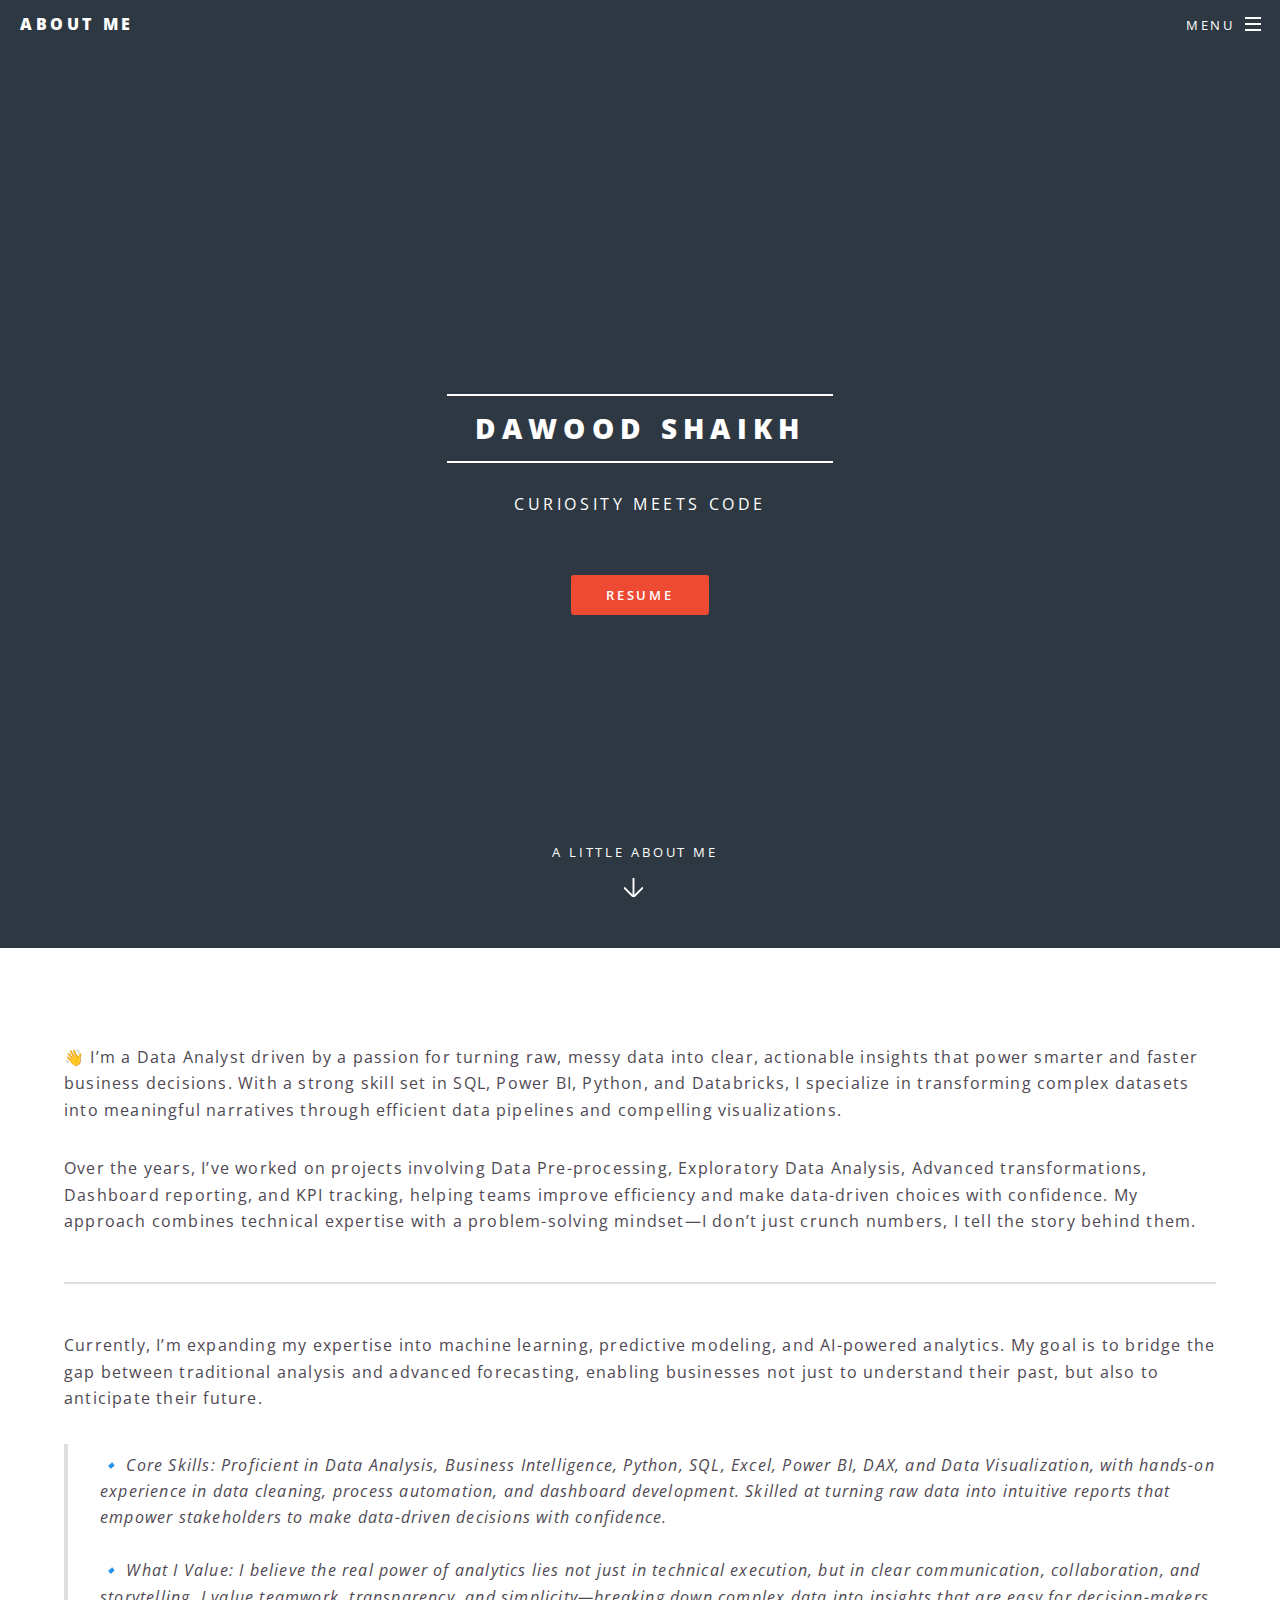
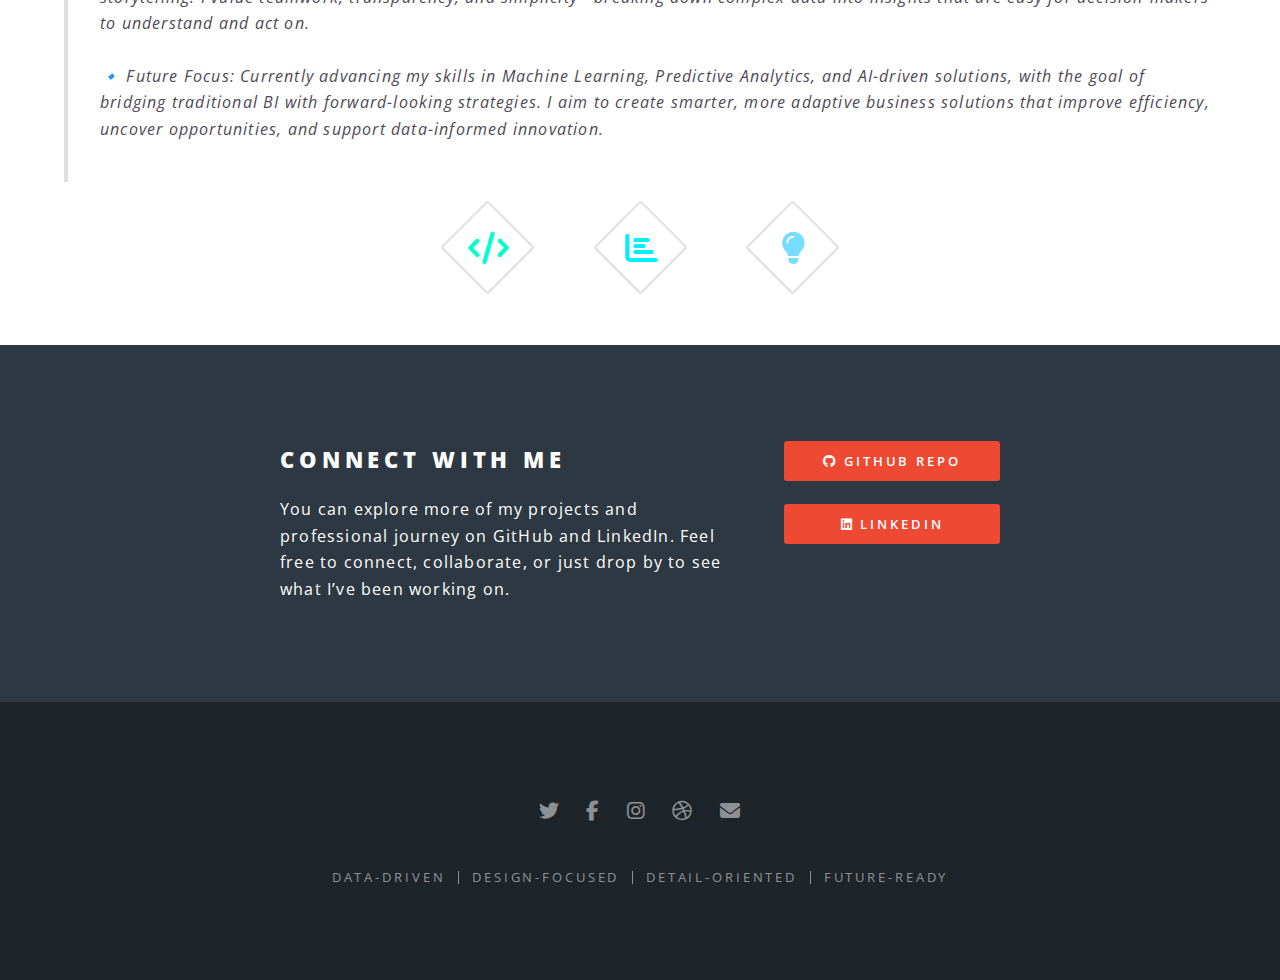
<file: generic.html>
<!DOCTYPE HTML>
<!--
	Spectral by HTML5 UP
	html5up.net | @ajlkn
	Free for personal and commercial use under the CCA 3.0 license (html5up.net/license)
-->
<html>
	<head>
		<title>Generic - Spectral by HTML5 UP</title>
		<meta charset="utf-8" />
		<meta name="viewport" content="width=device-width, initial-scale=1, user-scalable=no" />
		<link rel="stylesheet" href="assets/css/main.css" />
		<link rel="stylesheet" href="https://cdnjs.cloudflare.com/ajax/libs/font-awesome/6.5.0/css/all.min.css">

		<noscript><link rel="stylesheet" href="assets/css/noscript.css" /></noscript>
	</head>
	<body class="is-preload">

		<!-- Page Wrapper -->
			<div id="page-wrapper">

				<!-- Header -->
					<header id="header">
						<h1><a href="index.html">About Me</a></h1>
						<nav id="nav">
							<ul>
								<li class="special">
									<a href="#menu" class="menuToggle"><span>Menu</span></a>
									<div id="menu">
										<ul>
											<li><a href="index.html">Projects Portfolio</a></li>
											<li><a href="ML.html">Machine Learning Projects</a></li>
											<li><a href="inprogress.html">Data Engineering Projects</a></li>
											<li><a href="upcoming.html">Upcoming Projects</a></li>
											<!--<li><a href="https://github.com/farhanshk2312">Github Repo</a></li>
											<li><a href="elements.html">Elements</a></li>
											<li><a href="https://www.linkedin.com/in/dawood-shaikh-21310747/">Linkedin Page</a></li>
											<li><a href="#">Log In</a></li>-->
										</ul>
									</div>
								</li>
							</ul>
						</nav>
					</header>

				<!-- Main -->
					<!--<article id="main">
						<header>-->
							
							<!--<img src="images/python.svg" alt="Python Logo" width="35" height="35" style="margin-right:45px;">
							<img src="images/sql.svg" alt="SQL Logo" width="40" height="35" style="margin-right:45px;">
							<img src="images/Powerbi.png" alt="Power BI Logo" width="35" height="35" style="margin-right:45px;">
							<img src="images/tableau.png" alt="Power BI Logo" width="35" height="35" style="margin-right:15px;">-->
							<!--<br><br><br>This adds two line breaks -->
							<!--<h2>Dawood Shaikh<h2></h1><br /><br /><h3>- Curiosity meets code -</h3>
							<br /><p>A Little About Me </p>
							<ul class="actions special">
								<li><a href="Resume.pdf" class="button primary">Resume</a></li>
							</ul>
							
						</header>-->

						<!-- Banner -->
					<section id="banner">
							<!--<div class="logo-container">
							<img src="images/python.svg" alt="Python Logo" width="35" height="35" style="margin-right:35px;">
							<img src="images/sql.svg" alt="SQL Logo" width="40" height="35" style="margin-left:-10px;">
							<img src="images/Powerbi.png" alt="Power BI Logo" width="35" height="35" style="margin-left:15px;">
						</div><br />-->
						<br />
						<br />
						<div class="inner">
							<h2>dawood shaikh</h2>
							<p>Curiosity meets code<br /><br />
							<!--<h1>My Work in Action</h1><br />-->
							
							<!--crafted by <a href="http://html5up.net">HTML5 UP</a>.</p>-->
							<ul class="actions special">
								<li><a href="my_Resume.pdf" class="button primary">Resume</a></li>
							</ul>
							<!--<img src="images/code.svg" alt="Python Logo" width="95" height="95">
							<img src="images/report.svg" alt="Python Logo" width="30" height="30">
							<img src="images/Database.svg" alt="Python Logo" width="30" height="30">
							<img src="images/vscode.svg" alt="Python Logo" width="30" height="30">
							<img src="images/git.svg" alt="Python Logo" width="30" height="30">-->

						</div>
						<a href="#one" class="more scrolly">A Little About Me</a>
					</section>
					
						<section class="wrapper style5">
							
							<div class="inner">

								<!--<h3>Lorem ipsum dolor</h3>-->
									
								
								<p>👋 I’m a Data Analyst driven by a passion for turning raw, messy data into clear, actionable insights that power smarter and faster business decisions. With a strong skill set in SQL, Power BI, Python, and Databricks, I specialize in transforming complex datasets into meaningful narratives through efficient data pipelines and compelling visualizations.
								</p>

								<p>Over the years, I’ve worked on projects involving Data Pre-processing, Exploratory Data Analysis, Advanced transformations, Dashboard reporting, and KPI tracking, helping teams improve efficiency and make data-driven choices with confidence. My approach combines technical expertise with a problem-solving mindset—I don’t just crunch numbers, I tell the story behind them.</p>

								<hr />

								<!--<h4>Feugiat aliquam</h4>-->
								<p>Currently, I’m expanding my expertise into machine learning, predictive modeling, and AI-powered analytics. My goal is to bridge the gap between traditional analysis and advanced forecasting, enabling businesses not just to understand their past, but also to anticipate their future.<br />

								<blockquote>🔹 Core Skills: Proficient in Data Analysis, Business Intelligence, Python, SQL, Excel, Power BI, DAX, and Data Visualization, with hands-on experience in data cleaning, process automation, and dashboard development. Skilled at turning raw data into intuitive reports that empower stakeholders to make data-driven decisions with confidence.<p><br />
								🔹 What I Value: I believe the real power of analytics lies not just in technical execution, but in clear communication, collaboration, and storytelling. I value teamwork, transparency, and simplicity—breaking down complex data into insights that are easy for decision-makers to understand and act on.<br />
								<br />🔹 Future Focus: Currently advancing my skills in Machine Learning, Predictive Analytics, and AI-driven solutions, with the goal of bridging traditional BI with forward-looking strategies. I aim to create smarter, more adaptive business solutions that improve efficiency, uncover opportunities, and support data-informed innovation.</blockquote>
								
								
								<ul class="icons major" style="display:flex; justify-content:center; flex-wrap:wrap; gap:30px; list-style:none; padding:0; margin:0 auto;">
								<li><span class="icon solid fa-code major style1"><span class="label">Lorem</span></span></li>
								<li><span class="icon solid fa-chart-bar major style1 major style2"><span class="label">Ipsum</span></span></li>
								<!--<li><span class="icon solid fa-database major style3"><span class="label">Dolor</span></span></li>-->
								<!--<li><span class="icon solid fa-file-alt major style1"><span class="label">Lorem</span></span></li>-->
								<!--<li><span class="icon solid fa-magnifying-glass-chart major style2"><span class="label">Ipsum</span></span></li>-->
								<li><span class="icon solid fa-lightbulb major style3"><span class="label">Dolor</span></span></li>
								<!--<li><span class="icon solid fa-code major style2"><span class="label">Ipsum</span></span></li>-->
								
							</ul>
							</div>
						</section>
					</article>
<!-- CTA -->
					<section id="cta" class="wrapper style4">
						<div class="inner">
							<header>
								<h2>Connect With Me</h2>
								<p>You can explore more of my projects and professional journey on GitHub and LinkedIn. Feel free to connect, collaborate, or just drop by to see what I’ve been working on.</p>
							</header>
							<ul class="actions stacked">
								<li><a href="https://github.com/farhanshk2312" class="button fit primary"><i class="fab fa-github"></i> github repo</a></li>
								<li><a href="https://www.linkedin.com/in/dawood-shaikh-21310747/" class="button fit primary"><i class="fab fa-linkedin"></i> Linkedin</a></li>
							</ul>
						</div>
					</section>
				<!-- Footer -->
					<footer id="footer">
						<ul class="icons">
							<li><a href="#" class="icon brands fa-twitter"><span class="label">Twitter</span></a></li>
							<li><a href="#" class="icon brands fa-facebook-f"><span class="label">Facebook</span></a></li>
							<li><a href="#" class="icon brands fa-instagram"><span class="label">Instagram</span></a></li>
							<li><a href="#" class="icon brands fa-dribbble"><span class="label">Dribbble</span></a></li>
							<li><a href="#" class="icon solid fa-envelope"><span class="label">Email</span></a></li>
						</ul>
						<ul class="copyright">
							<li>Data-driven</li><li>Design-Focused</li><li>Detail-Oriented</li><li>Future-Ready</li>
						</ul>
					</footer>

			</div>

		<!-- Scripts -->
			<script src="assets/js/jquery.min.js"></script>
			<script src="assets/js/jquery.scrollex.min.js"></script>
			<script src="assets/js/jquery.scrolly.min.js"></script>
			<script src="assets/js/browser.min.js"></script>
			<script src="assets/js/breakpoints.min.js"></script>
			<script src="assets/js/util.js"></script>
			<script src="assets/js/main.js"></script>

	</body>
</html>
</file>
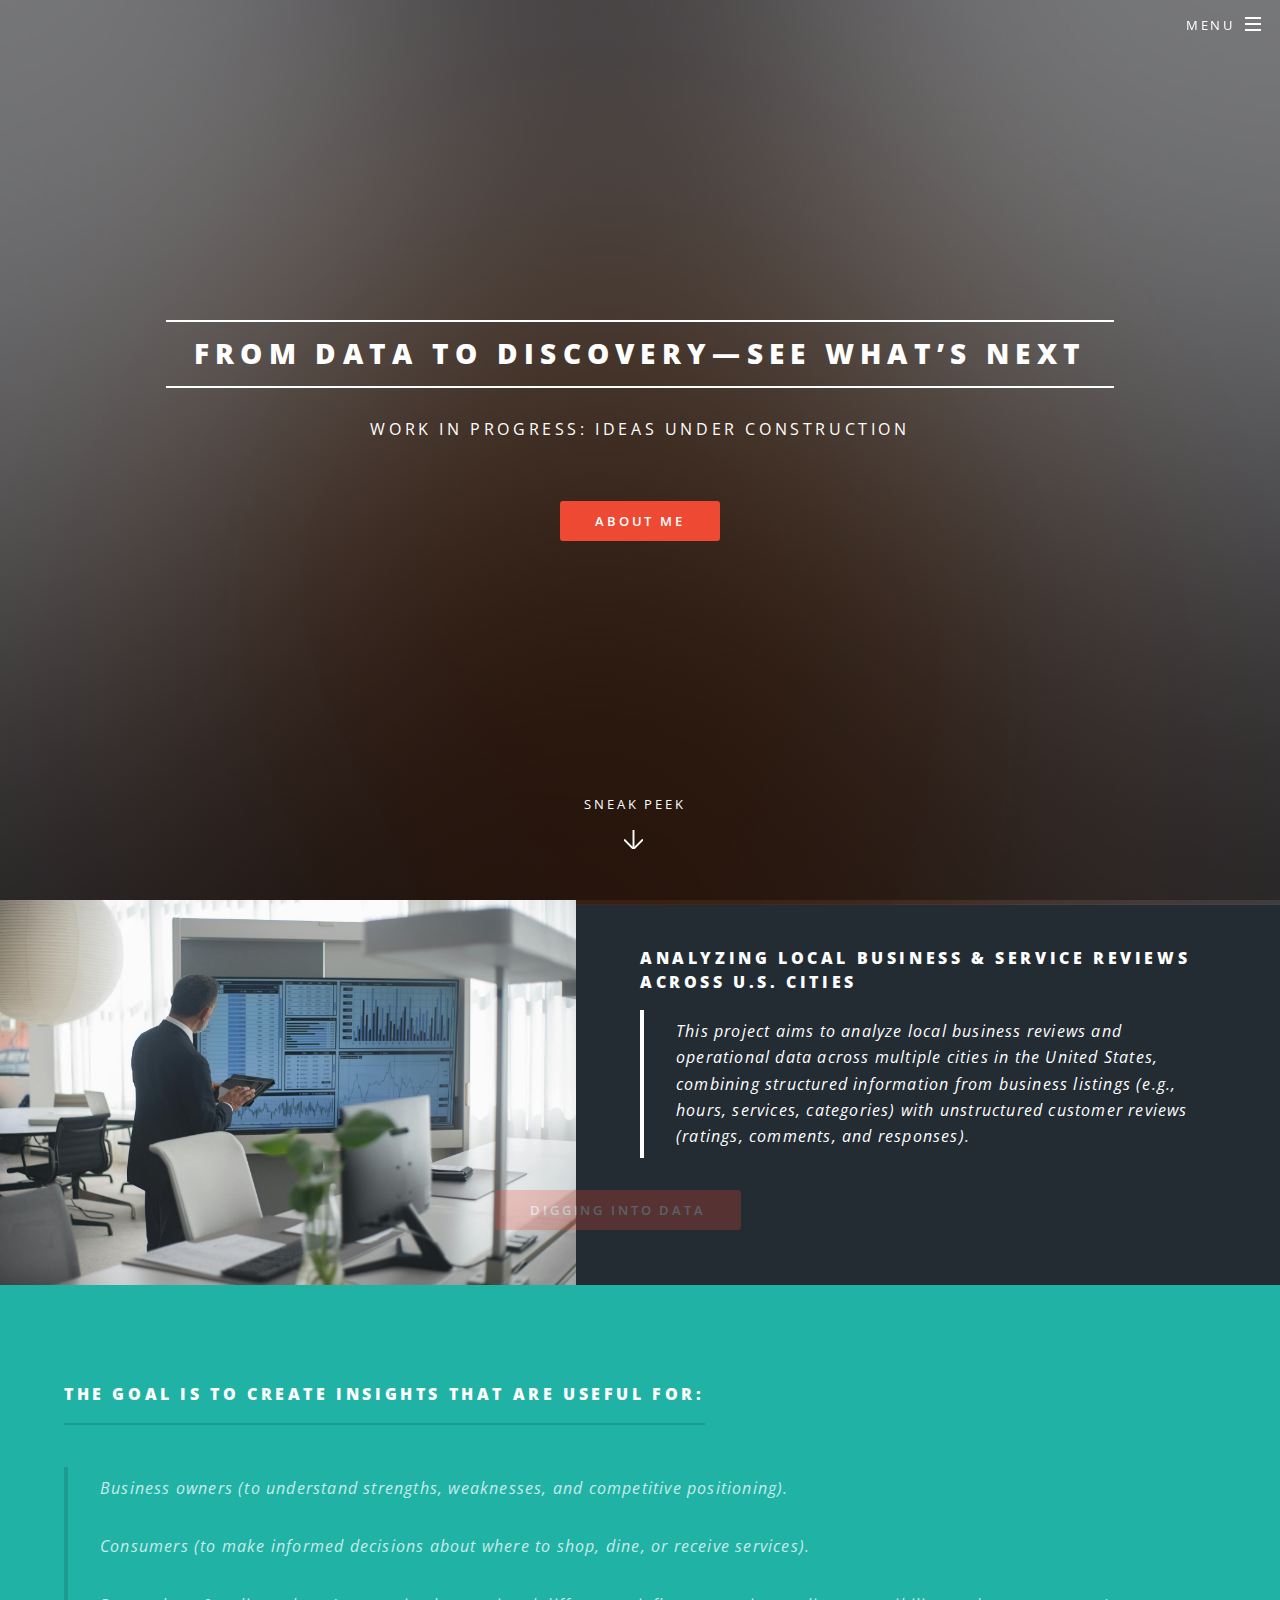
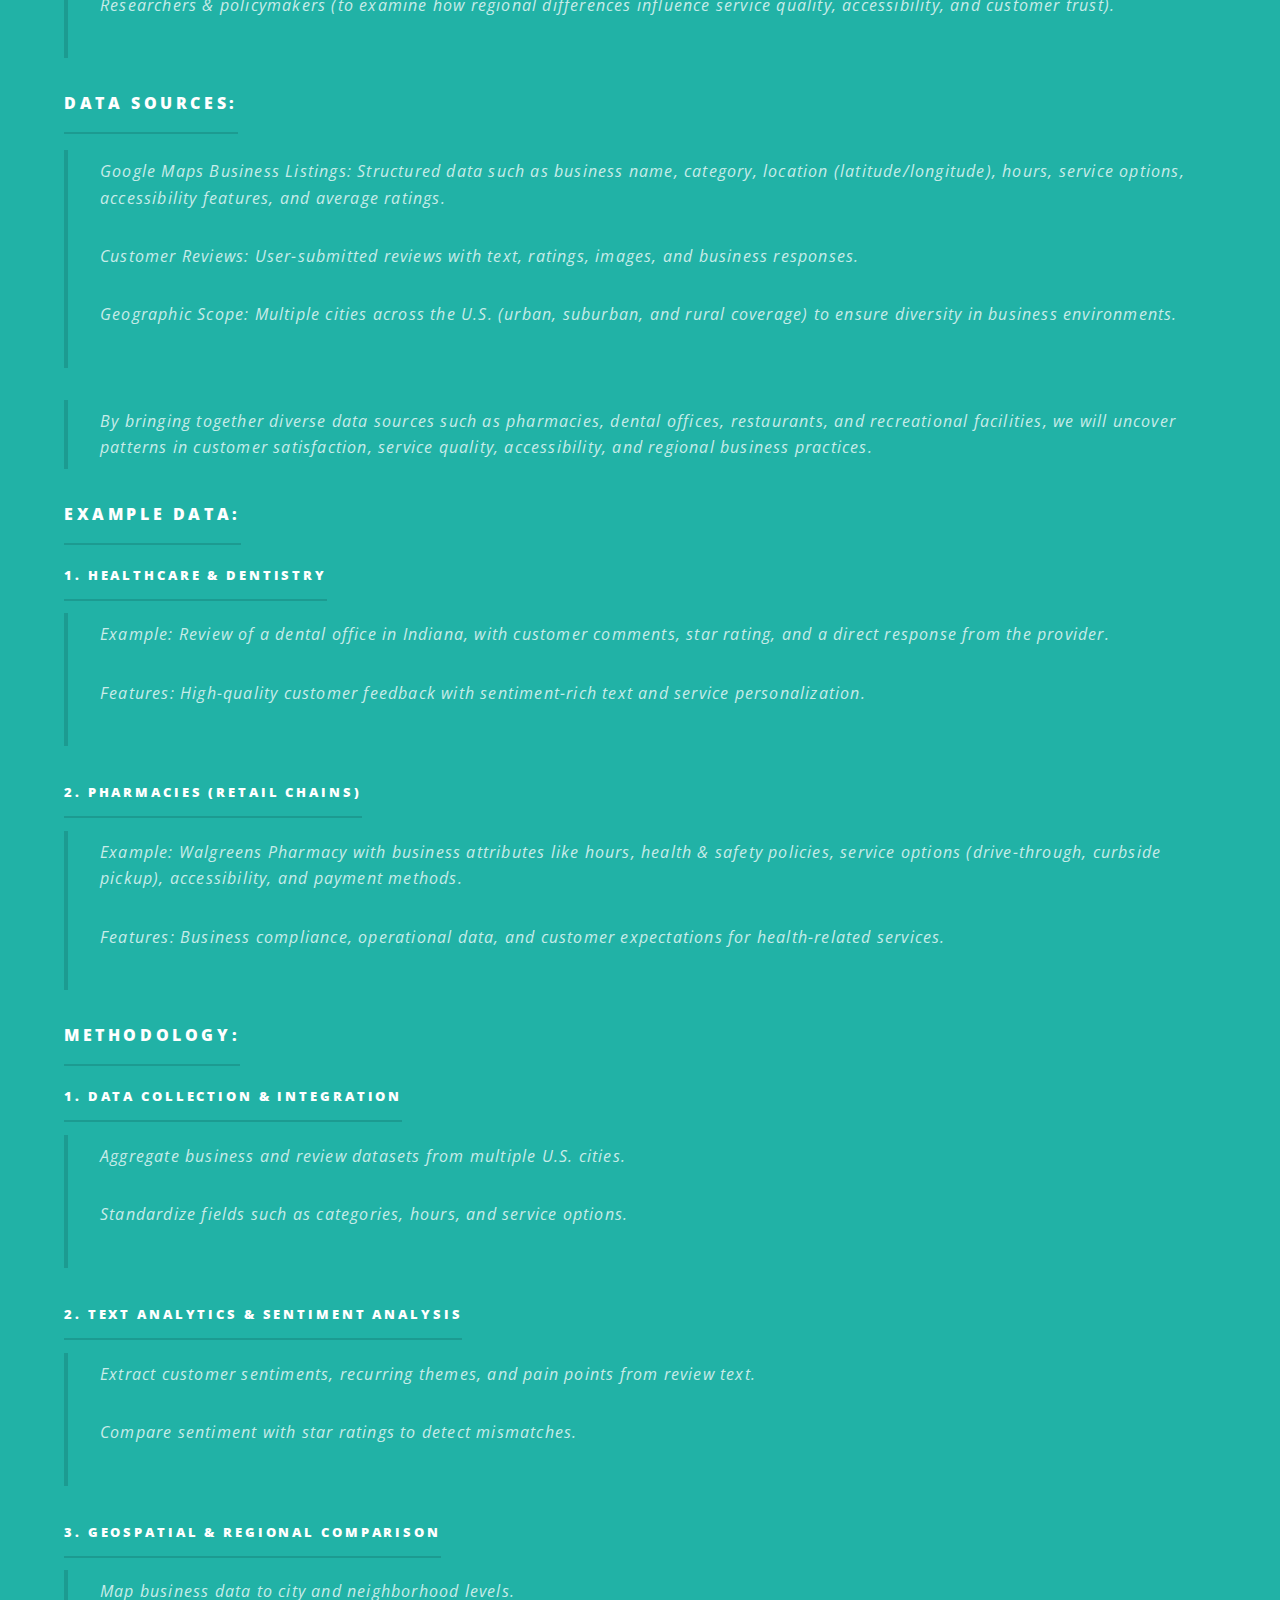
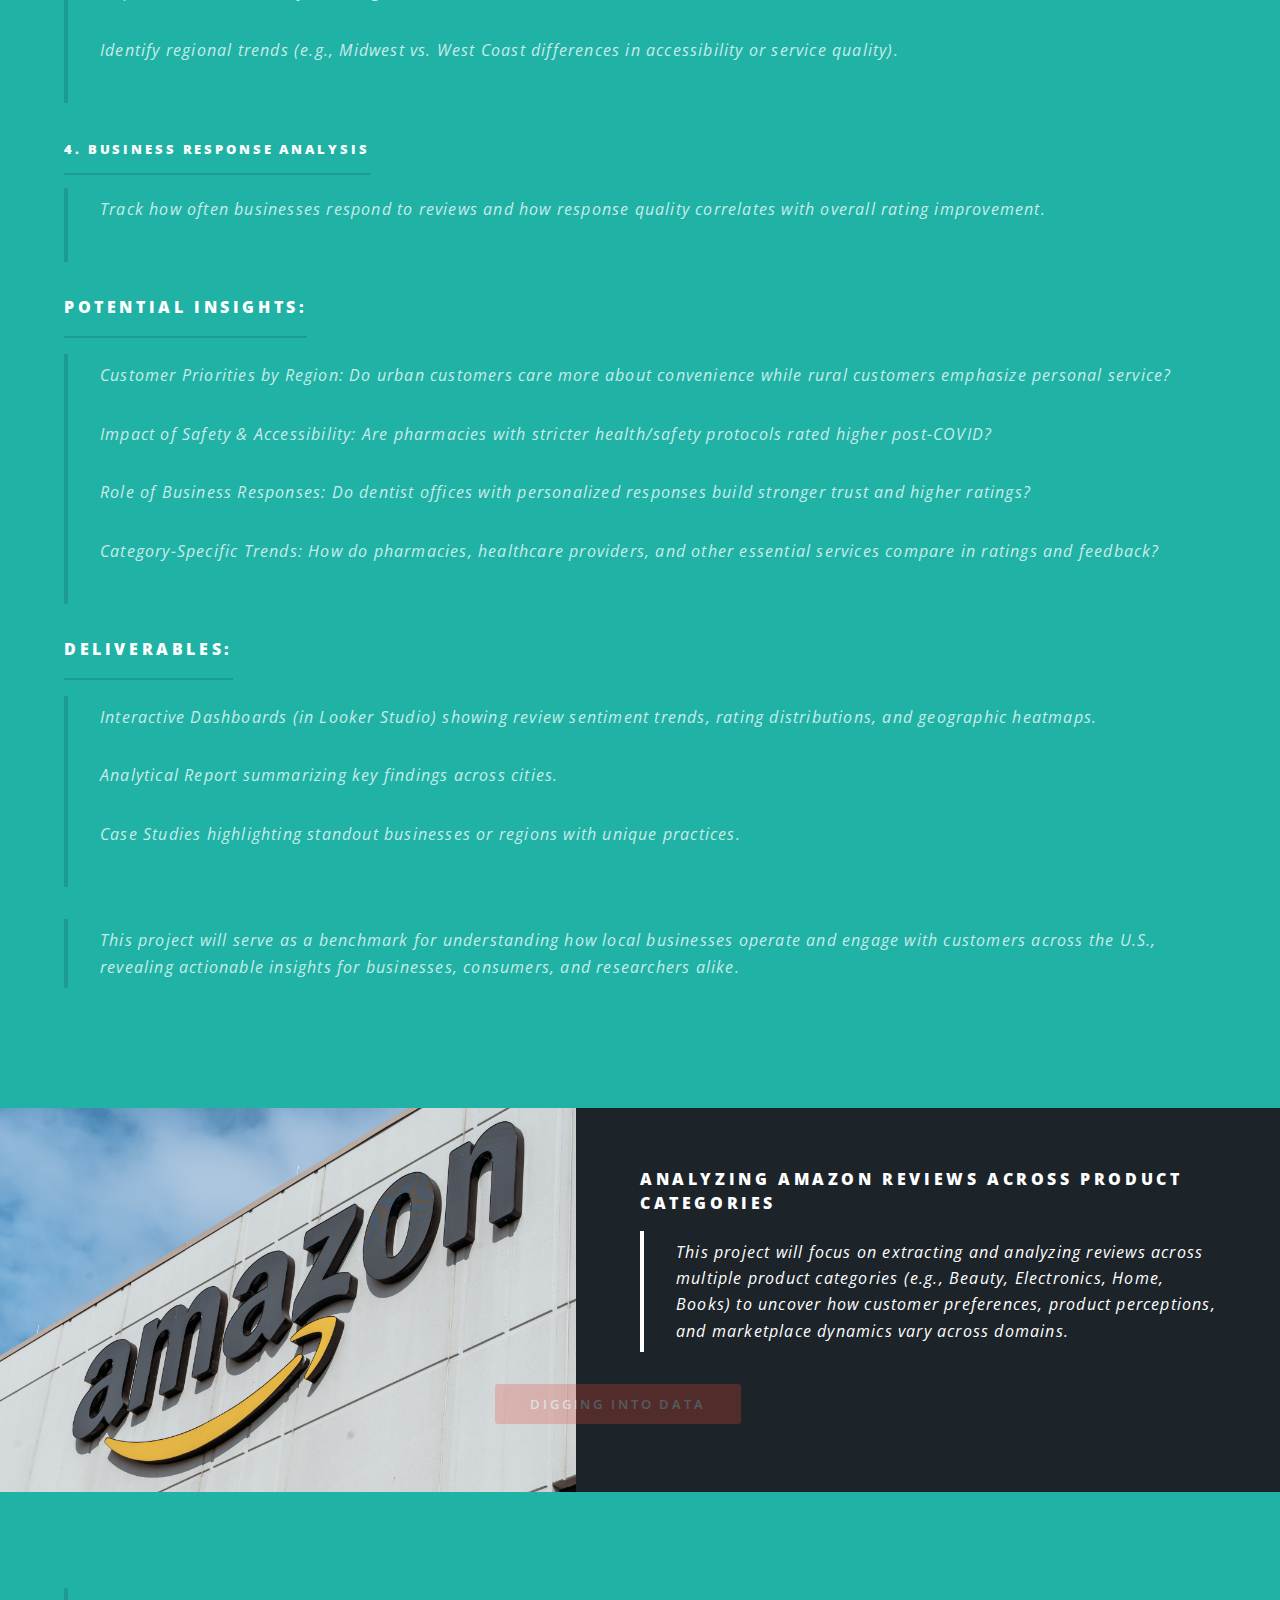
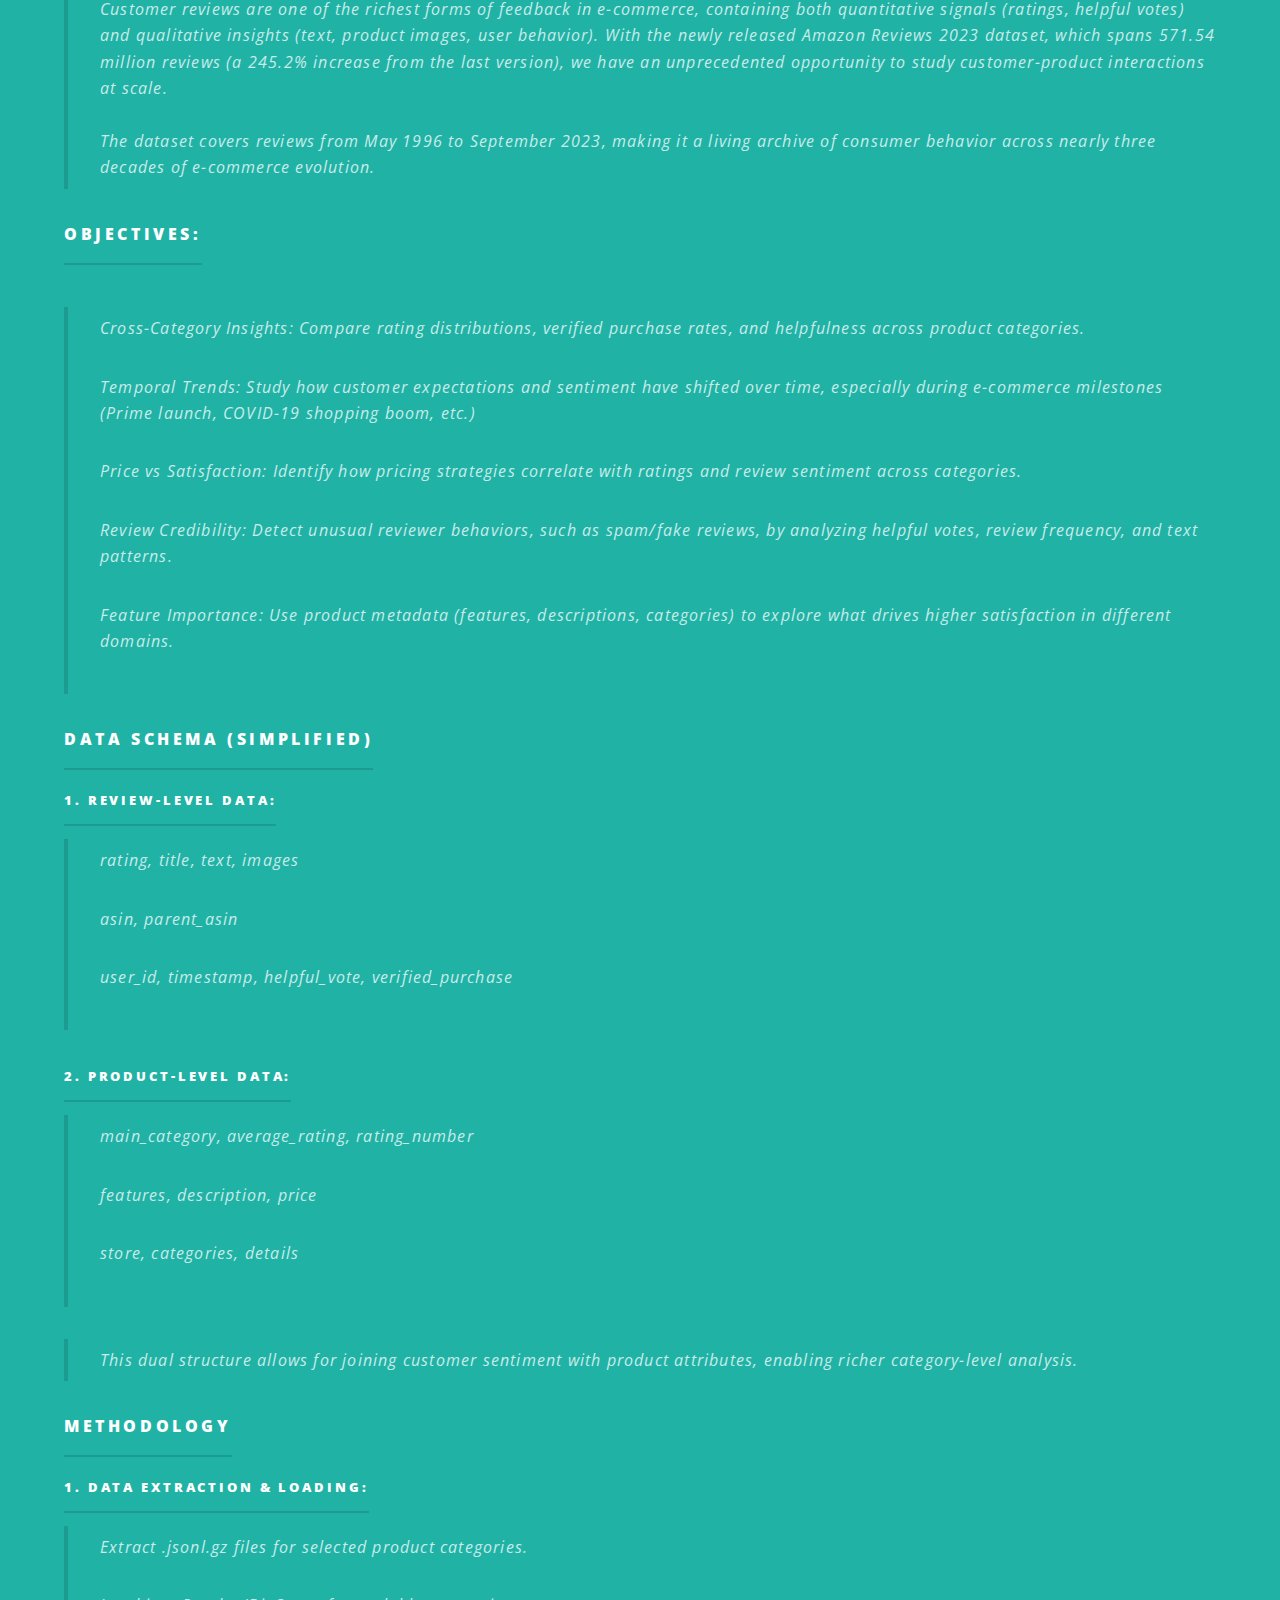
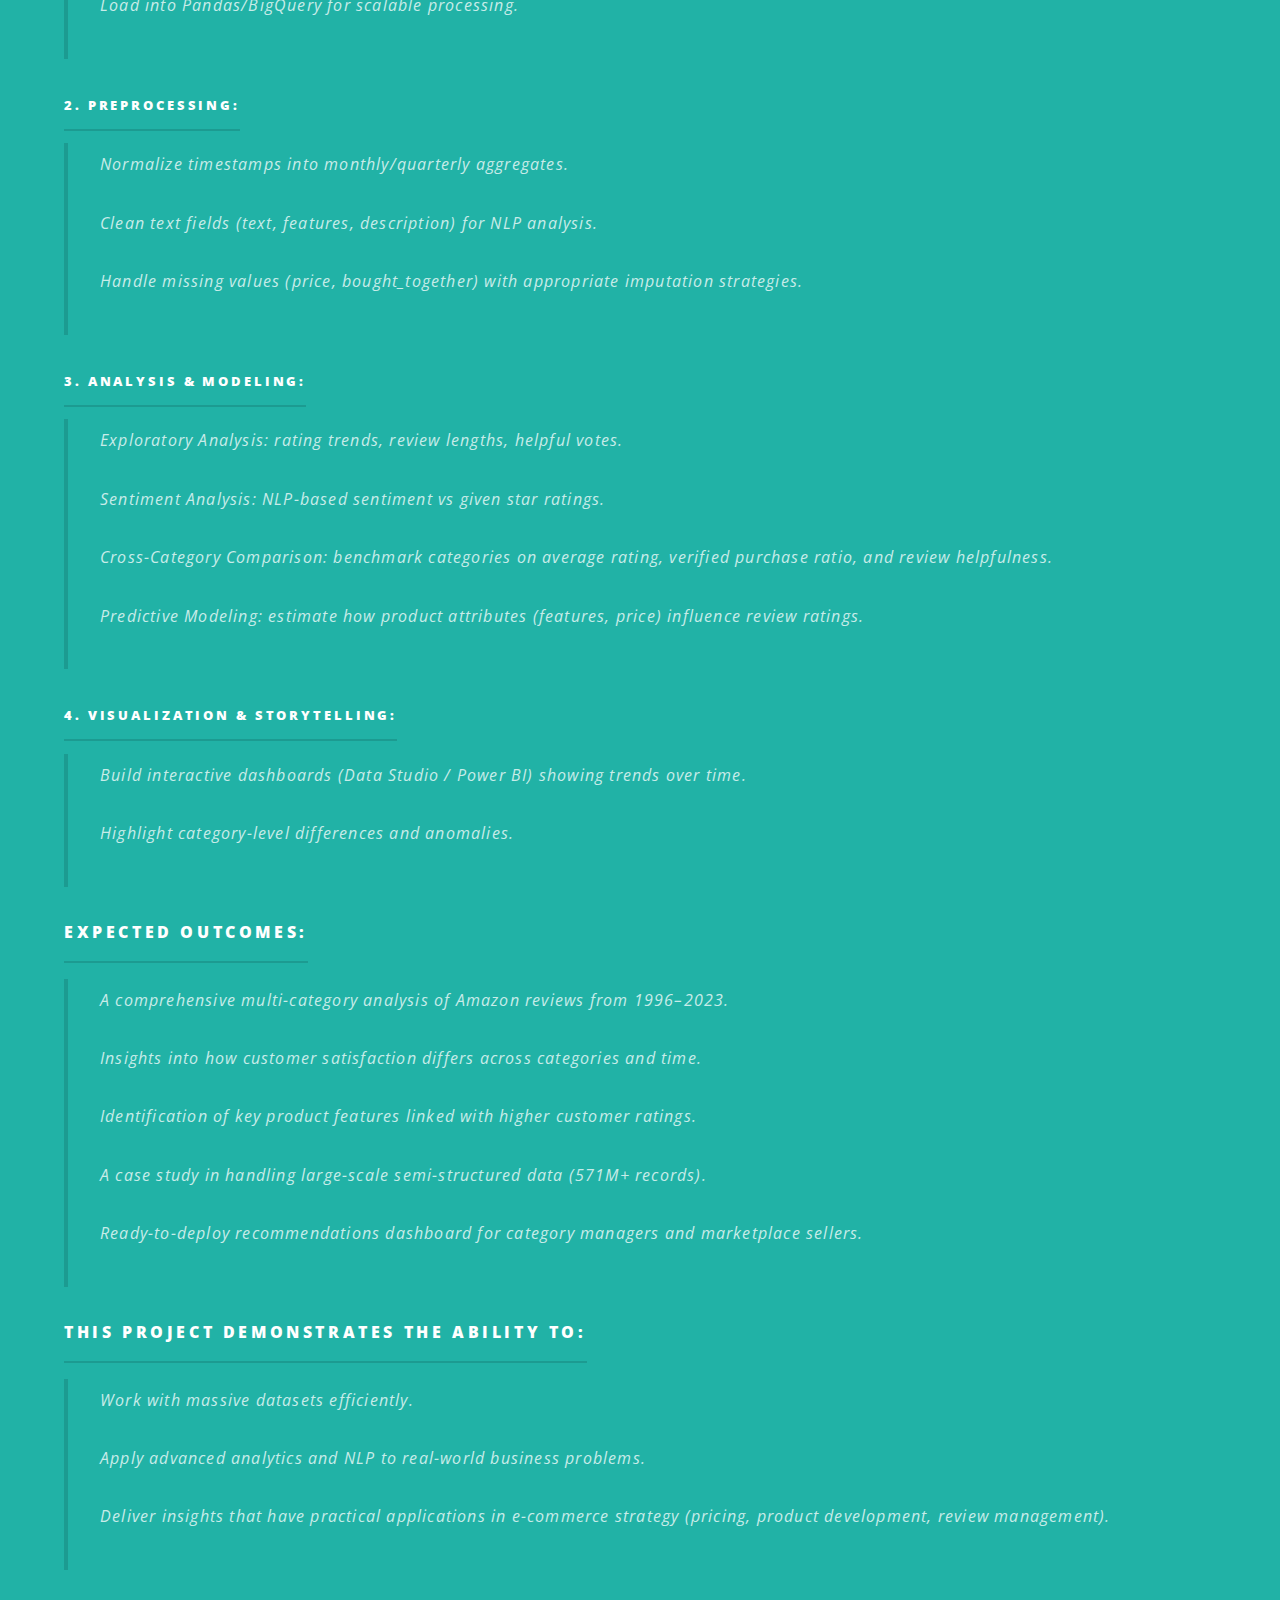
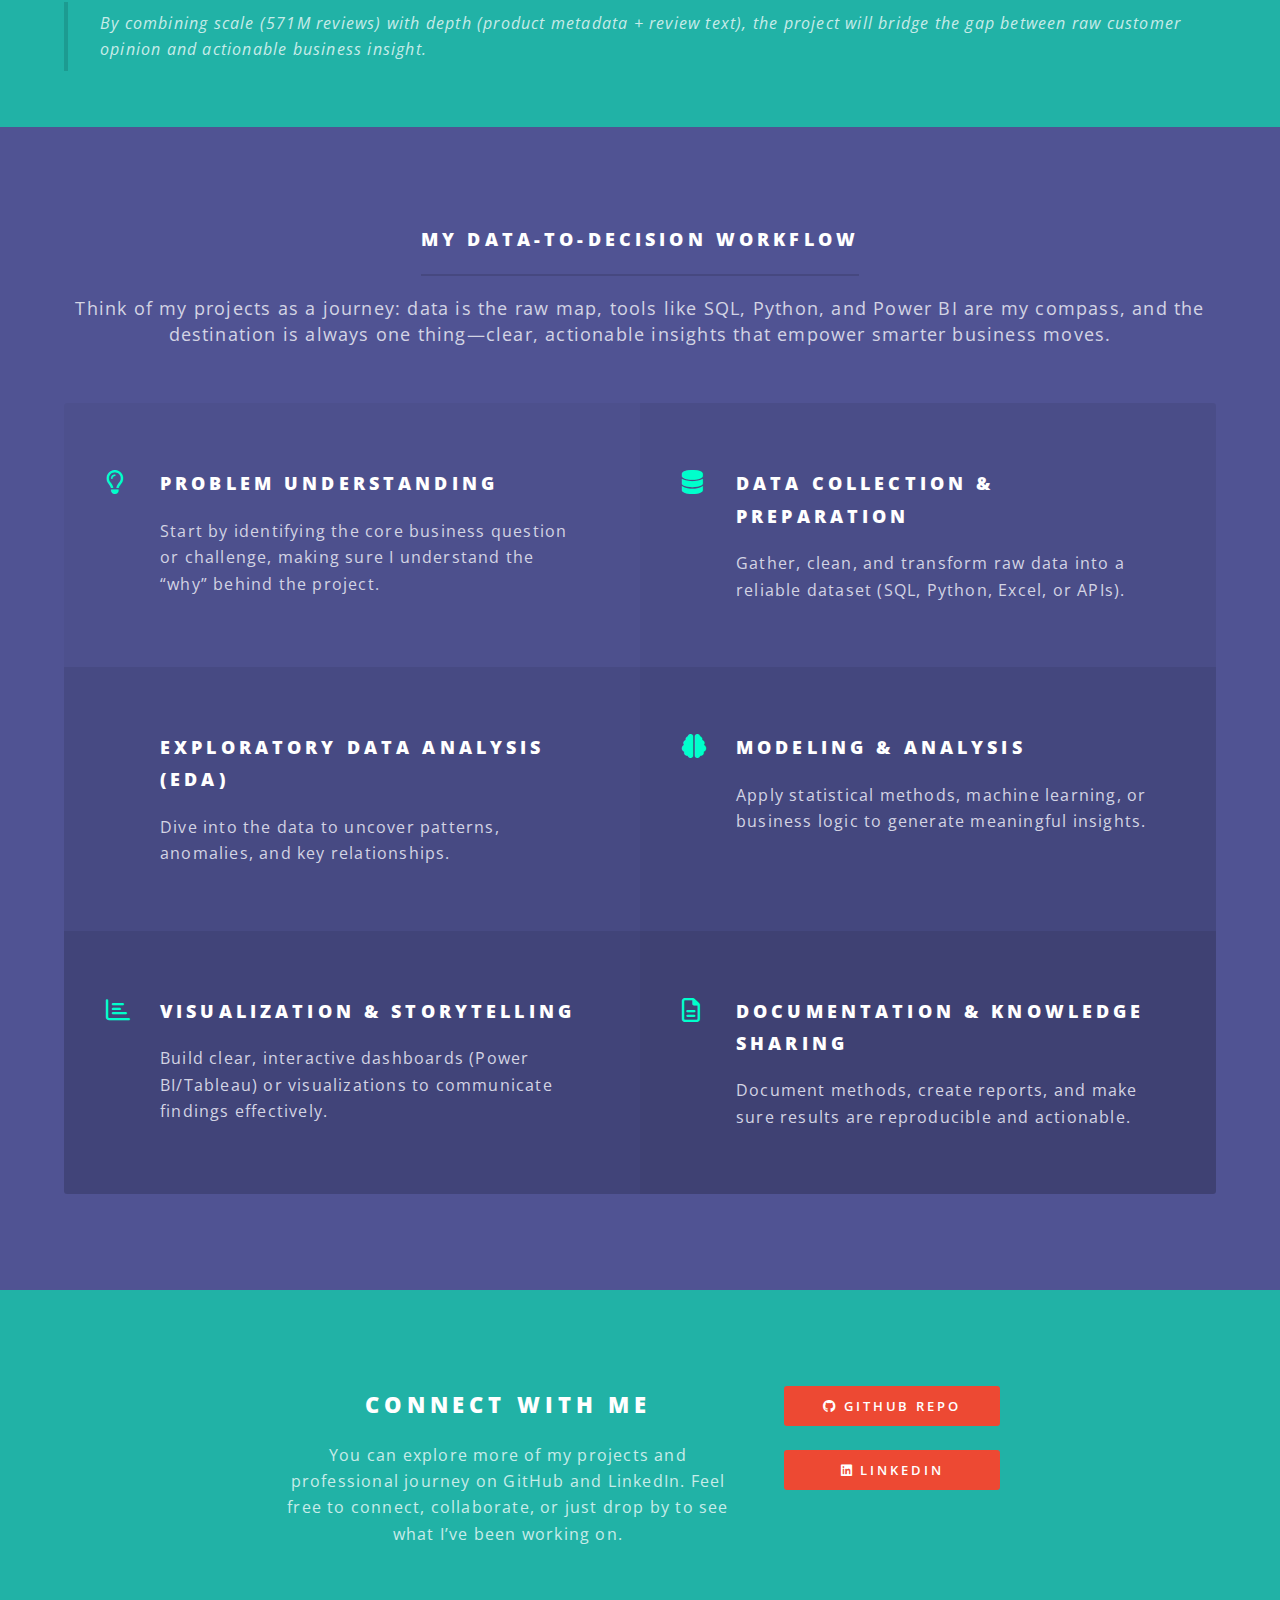
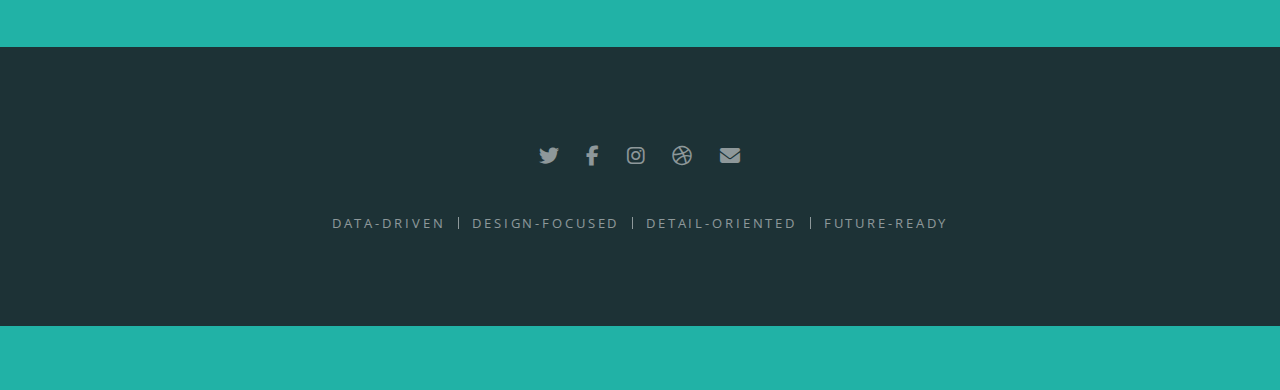
<file: Inprogress.html>
<!DOCTYPE HTML>
<!--
	Spectral by HTML5 UP
	html5up.net | @ajlkn
	Free for personal and commercial use under the CCA 3.0 license (html5up.net/license)
-->
<html>
	<head>
		<title>Projects Portfolio</title>
		<meta charset="utf-8" />
		<meta name="viewport" content="width=device-width, initial-scale=1, user-scalable=no" />
		<link rel="stylesheet" href="assets/css/main.css" />
		<link rel="stylesheet" href="https://cdnjs.cloudflare.com/ajax/libs/font-awesome/6.5.0/css/all.min.css">
		<noscript><link rel="stylesheet" href="assets/css/noscript.css" /></noscript>
	</head>
	<body class="landing is-preload">

		<!-- Page Wrapper -->
			<div id="page-wrapper">

				<!-- Header -->
					<header id="header" class="alt">
						<h1><a href="index.html">Work in progress</a></h1>
						<nav id="nav">
							<ul>
								<li class="special">
									<a href="#menu" class="menuToggle"><span>Menu</Menu></span></a>
									<div id="menu">
										<ul>
											<li><a href="index.html">Projects Portfolio</a></li>
											<li><a href="upcoming.html">Future Projects</a></li>
											<li><a href="generic.html">About Me</a></li>
											<!--<li><a href="elements.html">Elements</a></li>
											<li><a href="https://github.com/farhanshk2312">Github Repo</a></li>
											<li><a href="https://www.linkedin.com/in/dawood-shaikh-21310747/">LinkedIn Page</a></li>-->
										</ul>
									</div>
								</li>
							</ul>
						</nav>
					</header>

				<!-- Banner -->
					<section id="banner">
						<div class="inner">
							<h2>From data to discovery—see what’s next</h2>
							<p>Work in progress: ideas under construction<br /><br />
							<!--<h1>My Work in Action</h1><br />-->
							
							<!--crafted by <a href="http://html5up.net">HTML5 UP</a>.</p>-->
							<ul class="actions special">
								<li><a href="generic.html" class="button primary">About Me</a></li>
							</ul>
							<!--<img src="images/code.svg" alt="Python Logo" width="95" height="95">
							<img src="images/report.svg" alt="Python Logo" width="30" height="30">
							<img src="images/Database.svg" alt="Python Logo" width="30" height="30">
							<img src="images/vscode.svg" alt="Python Logo" width="30" height="30">
							<img src="images/git.svg" alt="Python Logo" width="30" height="30">-->

						</div>
						<a href="#one" class="more scrolly">Sneak peek</a>
					</section>
		        
				<!-- Two -->
					
						<section class="spotlight">
							<div class="image"><img src="images/business.jpg" alt="" /></div><div class="content">
								<h4>Analyzing Local Business & Service Reviews Across U.S. Cities<br />
								<!--sed ullamcorper</h2>--></h4>
								<blockquote>This project aims to analyze local business reviews and operational data across multiple cities in the United States, combining structured information from business listings (e.g., hours, services, categories) with unstructured customer reviews (ratings, comments, and responses).</blockquote>
							<ul class="actions special">
								<li style="margin-right: 620px;"><a href="" class="button primary disabled">Digging into data</a></li>
							</ul>
							</div>
						</section>

                        <!-- One -->
					<section id="one" class="wrapper style1 special">
					
						<div style="text-align:left;" , class="inner">
							<header class="major">
								<h4 style="text-align: left; margin-left: 0;">The goal is to create insights that are useful for:</h4><br /><br />
								<blockquote style="text-align: left; margin-left: 0;">
                                <p>Business owners (to understand strengths, weaknesses, and competitive positioning).</p>
                                <p>Consumers (to make informed decisions about where to shop, dine, or receive services).</p>
                                <p>Researchers & policymakers (to examine how regional differences influence service quality, accessibility, and customer trust).</p>
                                </blockquote>

                               
								<h4 style="text-align: left; margin-left: 0;">Data Sources:</h4>
                                <blockquote style="text-align: left; margin-left: 0;">
                                <p>Google Maps Business Listings: Structured data such as business name, category, location (latitude/longitude), hours, service options, accessibility features, and average ratings.</p>
                                <p>Customer Reviews: User-submitted reviews with text, ratings, images, and business responses.</p>
                                <p>Geographic Scope: Multiple cities across the U.S. (urban, suburban, and rural coverage) to ensure diversity in business environments.</p>
                                </blockquote>

                                <blockquote style="text-align: left; margin-left: 0;">By bringing together diverse data sources such as pharmacies, dental offices, restaurants, and recreational facilities, we will uncover patterns in customer satisfaction, service quality, accessibility, and regional business practices.</blockquote>
                                <h4 style="text-align: left; margin-left: 0;">Example Data:</h4><br />
                                <h5 style="text-align: left; margin-left: 0;">1. Healthcare & Dentistry</h5>
                                <blockquote style="text-align: left; margin-left: 0;">
                                <p>Example: Review of a dental office in Indiana, with customer comments, star rating, and a direct response from the provider.</p>
                                <p>Features: High-quality customer feedback with sentiment-rich text and service personalization.</p>
                                </blockquote>
                                <h5 style="text-align: left; margin-left: 0;">2. Pharmacies (Retail Chains)</h5>

                                <blockquote style="text-align: left; margin-left: 0;">
                                <p>Example: Walgreens Pharmacy with business attributes like hours, health & safety policies, service options (drive-through, curbside pickup), accessibility, and payment methods.</p>
                                <p>Features: Business compliance, operational data, and customer expectations for health-related services.</p>
                                </blockquote>
                                <h4 style="text-align: left; margin-left: 0;">Methodology:</h4><br />

                                <h5 style="text-align: left; margin-left: 0;">1. Data Collection & Integration</h5>

                                <blockquote style="text-align: left; margin-left: 0;">
                                <p>Aggregate business and review datasets from multiple U.S. cities.</p>
                                <p>Standardize fields such as categories, hours, and service options.</p>
                                </blockquote>
                                <h5 style="text-align: left; margin-left: 0;">2. Text Analytics & Sentiment Analysis</h5>

                                <blockquote style="text-align: left; margin-left: 0;">
                                <p>Extract customer sentiments, recurring themes, and pain points from review text.</p>
                                <p>Compare sentiment with star ratings to detect mismatches.</p>
                                </blockquote>
                                <h5 style="text-align: left; margin-left: 0;">3. Geospatial & Regional Comparison</h5>

                                <blockquote style="text-align: left; margin-left: 0;">
                                <p>Map business data to city and neighborhood levels.</p>
                                <p>Identify regional trends (e.g., Midwest vs. West Coast differences in accessibility or service quality).</p>
                                </blockquote>

								<h5 style="text-align: left; margin-left: 0;">4. Business Response Analysis</h5>

								<blockquote style="text-align: left; margin-left: 0;">
                                <p>Track how often businesses respond to reviews and how response quality correlates with overall rating improvement.</p>
                                </blockquote>

                                <h4 style="text-align: left; margin-left: 0;">Potential Insights:</h4>
                                <blockquote style="text-align: left; margin-left: 0;">
                                <p>Customer Priorities by Region: Do urban customers care more about convenience while rural customers emphasize personal service?</p>
                                <p>Impact of Safety & Accessibility: Are pharmacies with stricter health/safety protocols rated higher post-COVID?</p>
                                <p>Role of Business Responses: Do dentist offices with personalized responses build stronger trust and higher ratings?</p>
                                <p>Category-Specific Trends: How do pharmacies, healthcare providers, and other essential services compare in ratings and feedback?</p>
                                </blockquote>

                                <h4 style="text-align: left; margin-left: 0;">Deliverables:</h4>

                                <blockquote style="text-align: left; margin-left: 0;">
                                <p>Interactive Dashboards (in Looker Studio) showing review sentiment trends, rating distributions, and geographic heatmaps.</p>
                                <p>Analytical Report summarizing key findings across cities.</p>
                                <p>Case Studies highlighting standout businesses or regions with unique practices.</p>
                                </blockquote>
                                <blockquote style="text-align: left; margin-left: 0;">This project will serve as a benchmark for understanding how local businesses operate and engage with customers across the U.S., revealing actionable insights for businesses, consumers, and researchers alike.</blockquote>

                                                            
                            </header>
							<!--<ul class="icons major">
								<li><span class="icon fa-lightbulb major style1"><span class="label">Lorem</span></span></li>
								<li><span class="icon fa-chart-bar major style2"><span class="label">Ipsum</span></span></li>
								<li><span class="icon solid fa-code major style3"><span class="label">Dolor</span></span></li>
							</ul>-->
						</div>
					</section>

					<section class="spotlight">
							<div class="image"><img src="images/amazon.jpg" alt="" /></div><div class="content">
								<h4>Analyzing Amazon Reviews Across Product Categories<br />
								<!--sed ullamcorper</h2>--></h4>
								<blockquote>This project will focus on extracting and analyzing reviews across multiple product categories (e.g., Beauty, Electronics, Home, Books) to uncover how customer preferences, product perceptions, and marketplace dynamics vary across domains.</blockquote>
							<ul class="actions special">
								<li style="margin-right: 620px;"><a href="" class="button primary disabled">Digging into data</a></li>
							</ul>
							</div>
						</section>

                        <!-- One -->
					<section id="one" class="wrapper style1 special">
					
						<div style="text-align:left;" , class="inner">
							<header class="major">

								<blockquote style="text-align: left; margin-left: 0;">
                                Customer reviews are one of the richest forms of feedback in e-commerce, containing both quantitative signals (ratings, helpful votes) and qualitative insights (text, product images, user behavior). With the newly released Amazon Reviews 2023 dataset, which spans 571.54 million reviews (a 245.2% increase from the last version), we have an unprecedented opportunity to study customer-product interactions at scale.<br />

								<br />The dataset covers reviews from May 1996 to September 2023, making it a living archive of consumer behavior across nearly three decades of e-commerce evolution.

                                </blockquote>
								<h4 style="text-align: left; margin-left: 0;">Objectives:</h4><br /><br />
						
								<blockquote style="text-align: left; margin-left: 0;">
                                <p>Cross-Category Insights: Compare rating distributions, verified purchase rates, and helpfulness across product categories.</p>
                                <p>Temporal Trends: Study how customer expectations and sentiment have shifted over time, especially during e-commerce milestones (Prime launch, COVID-19 shopping boom, etc.)</p>
                                <p>Price vs Satisfaction: Identify how pricing strategies correlate with ratings and review sentiment across categories.</p>
								<p>Review Credibility: Detect unusual reviewer behaviors, such as spam/fake reviews, by analyzing helpful votes, review frequency, and text patterns.</p>
								<p>Feature Importance: Use product metadata (features, descriptions, categories) to explore what drives higher satisfaction in different domains.</p>
                                </blockquote>

								<h4 style="text-align: left; margin-left: 0;">Data Schema (Simplified)</h4><br />

								<h5 style="text-align: left; margin-left: 0;">1. Review-Level Data:</h5><br />

								<blockquote style="text-align: left; margin-left: 0;">
									<p>rating, title, text, images</p>
									<p>asin, parent_asin</p>
									<p>user_id, timestamp, helpful_vote, verified_purchase</p>
								</blockquote>

								<h5 style="text-align: left; margin-left: 0;">2. Product-Level Data:</h5><br />

								<blockquote style="text-align: left; margin-left: 0;">
									<p>main_category, average_rating, rating_number</p>
									<p>features, description, price</p>
									<p>store, categories, details</p>
								</blockquote>

								<blockquote style="text-align: left; margin-left: 0;">This dual structure allows for joining customer sentiment with product attributes, enabling richer category-level analysis.</blockquote>

								<h4 style="text-align: left; margin-left: 0;">Methodology</h4><br />

								<h5 style="text-align: left; margin-left: 0;">1. Data Extraction & Loading:</h5><br />
								<blockquote style="text-align: left; margin-left: 0;">
									<p>Extract .jsonl.gz files for selected product categories.</p>
									<p>Load into Pandas/BigQuery for scalable processing.</p>
								</blockquote>

								<h5 style="text-align: left; margin-left: 0;">2. Preprocessing:</h5><br />
								<blockquote style="text-align: left; margin-left: 0;">
									<p>Normalize timestamps into monthly/quarterly aggregates.</p>
									<p>Clean text fields (text, features, description) for NLP analysis.</p>
									<p>Handle missing values (price, bought_together) with appropriate imputation strategies.</p>
								</blockquote>

									<h5 style="text-align: left; margin-left: 0;">3. Analysis & Modeling:</h5><br />
								<blockquote style="text-align: left; margin-left: 0;">
									<p>Exploratory Analysis: rating trends, review lengths, helpful votes.</p>
									<p>Sentiment Analysis: NLP-based sentiment vs given star ratings.</p>
									<p>Cross-Category Comparison: benchmark categories on average rating, verified purchase ratio, and review helpfulness.</p>
									<p>Predictive Modeling: estimate how product attributes (features, price) influence review ratings.</p>
								</blockquote>

									<h5 style="text-align: left; margin-left: 0;">4. Visualization & Storytelling:</h5><br />
								<blockquote style="text-align: left; margin-left: 0;">
									<p>Build interactive dashboards (Data Studio / Power BI) showing trends over time.</p>
									<p>Highlight category-level differences and anomalies.</p>
								</blockquote>

								<h4 style="text-align: left; margin-left: 0;">Expected Outcomes:</h4><br />
								<blockquote style="text-align: left; margin-left: 0;">
									<p>A comprehensive multi-category analysis of Amazon reviews from 1996–2023.</p>
									<p>Insights into how customer satisfaction differs across categories and time.</p>
									<p>Identification of key product features linked with higher customer ratings.</p>
									<p>A case study in handling large-scale semi-structured data (571M+ records).</p>
									<p>Ready-to-deploy recommendations dashboard for category managers and marketplace sellers.</p>
								</blockquote>

								<h4 style="text-align: left; margin-left: 0;">This project demonstrates the ability to:</h4><br />
								<blockquote style="text-align: left; margin-left: 0;">
									<p>Work with massive datasets efficiently.</p>
									<p>Apply advanced analytics and NLP to real-world business problems.</p>
									<p>Deliver insights that have practical applications in e-commerce strategy (pricing, product development, review management).</p>
								</blockquote>

								<blockquote style="text-align: left; margin-left: 0;">By combining scale (571M reviews) with depth (product metadata + review text), the project will bridge the gap between raw customer opinion and actionable business insight.</blockquote>
							</header>
							</div>
	

                        
                     
				
                  
		

				<!-- Three -->
					<section id="three" class="wrapper style3 special">
						<div class="inner">
							<header class="major">
								<h3>My Data-to-Decision Workflow</h3>
								<p>Think of my projects as a journey: data is the raw map, tools like SQL, Python, and Power BI are my compass,
								and the destination is always one thing—clear, actionable insights that empower smarter business moves.</p>
							</header>
							<ul class="features">
								<li class="icon fa-lightbulb">
									<h3>Problem Understanding</h3>
									<p>Start by identifying the core business question or challenge, making sure I understand the “why” behind the project.</p>
								</li>
								<li class="icon solid fa-database">
									<h3>Data Collection & Preparation</h3>
									<p>Gather, clean, and transform raw data into a reliable dataset (SQL, Python, Excel, or APIs).</p>
								</li>
								<li class="icon solid fa-magnifying-glass-chart">
									<h3>Exploratory Data Analysis (EDA)</h3>
									<p>Dive into the data to uncover patterns, anomalies, and key relationships.</p>
								</li>
								<li class="icon solid fa-brain">
									<h3>Modeling & Analysis</h3>
									<p>Apply statistical methods, machine learning, or business logic to generate meaningful insights.</p>
								</li>
								<li class="icon fa-chart-bar">
									<h3>Visualization & Storytelling</h3>
									<p>Build clear, interactive dashboards (Power BI/Tableau) or visualizations to communicate findings effectively.</p>
								</li>
								<li class="icon fa-file-alt">
									<h3>Documentation & Knowledge Sharing</h3>
									<p>Document methods, create reports, and make sure results are reproducible and actionable.</p>
								</li>
							</ul>
						</div>
					</section>

				<!-- CTA -->
					<section id="cta" class="wrapper style4">
						<div class="inner">
							<header>
								<h2>Connect With Me</h2>
								<p>You can explore more of my projects and professional journey on GitHub and LinkedIn. Feel free to connect, collaborate, or just drop by to see what I’ve been working on.</p>
							</header>
							<ul class="actions stacked">
								<li><a href="https://github.com/farhanshk2312" class="button fit primary"><i class="fab fa-github"></i> github repo</a></li>
								<li><a href="https://www.linkedin.com/in/dawood-shaikh-21310747/" class="button fit primary"><i class="fab fa-linkedin"></i> Linkedin</a></li>
							</ul>
						</div>
					</section>

				<!-- Footer -->
					<footer id="footer">
						<ul class="icons">
							<li><a href="#" class="icon brands fa-twitter"><span class="label">Twitter</span></a></li>
							<li><a href="#" class="icon brands fa-facebook-f"><span class="label">Facebook</span></a></li>
							<li><a href="#" class="icon brands fa-instagram"><span class="label">Instagram</span></a></li>
							<li><a href="#" class="icon brands fa-dribbble"><span class="label">Dribbble</span></a></li>
							<li><a href="#" class="icon solid fa-envelope"><span class="label">Email</span></a></li>
						</ul>
						<ul class="copyright">
							<li>Data-driven</li><li>Design-Focused</li><li>Detail-Oriented</li><li>Future-Ready</li>
						</ul>
					</footer>

			</div>

		<!-- Scripts -->
			<script src="assets/js/jquery.min.js"></script>
			<script src="assets/js/jquery.scrollex.min.js"></script>
			<script src="assets/js/jquery.scrolly.min.js"></script>
			<script src="assets/js/browser.min.js"></script>
			<script src="assets/js/breakpoints.min.js"></script>
			<script src="assets/js/util.js"></script>
			<script src="assets/js/main.js"></script>

	</body>
</html>
</file>
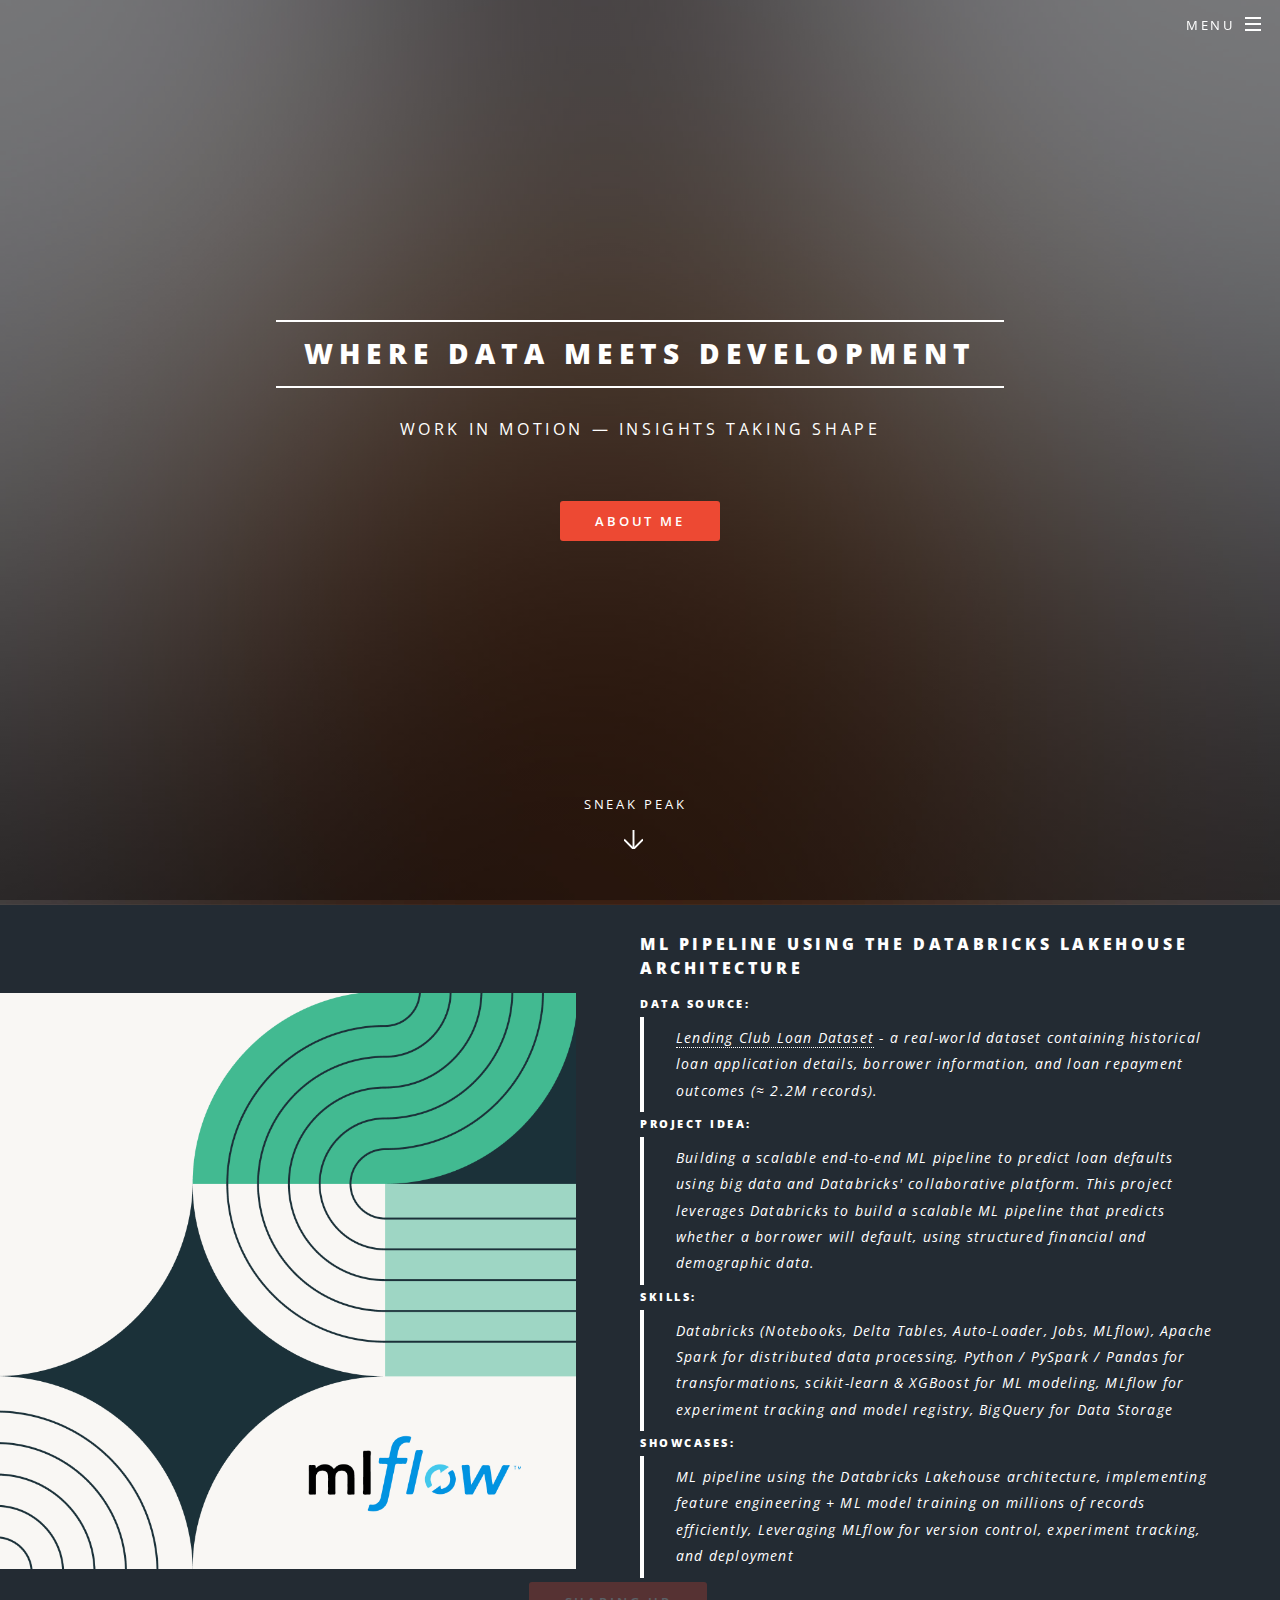
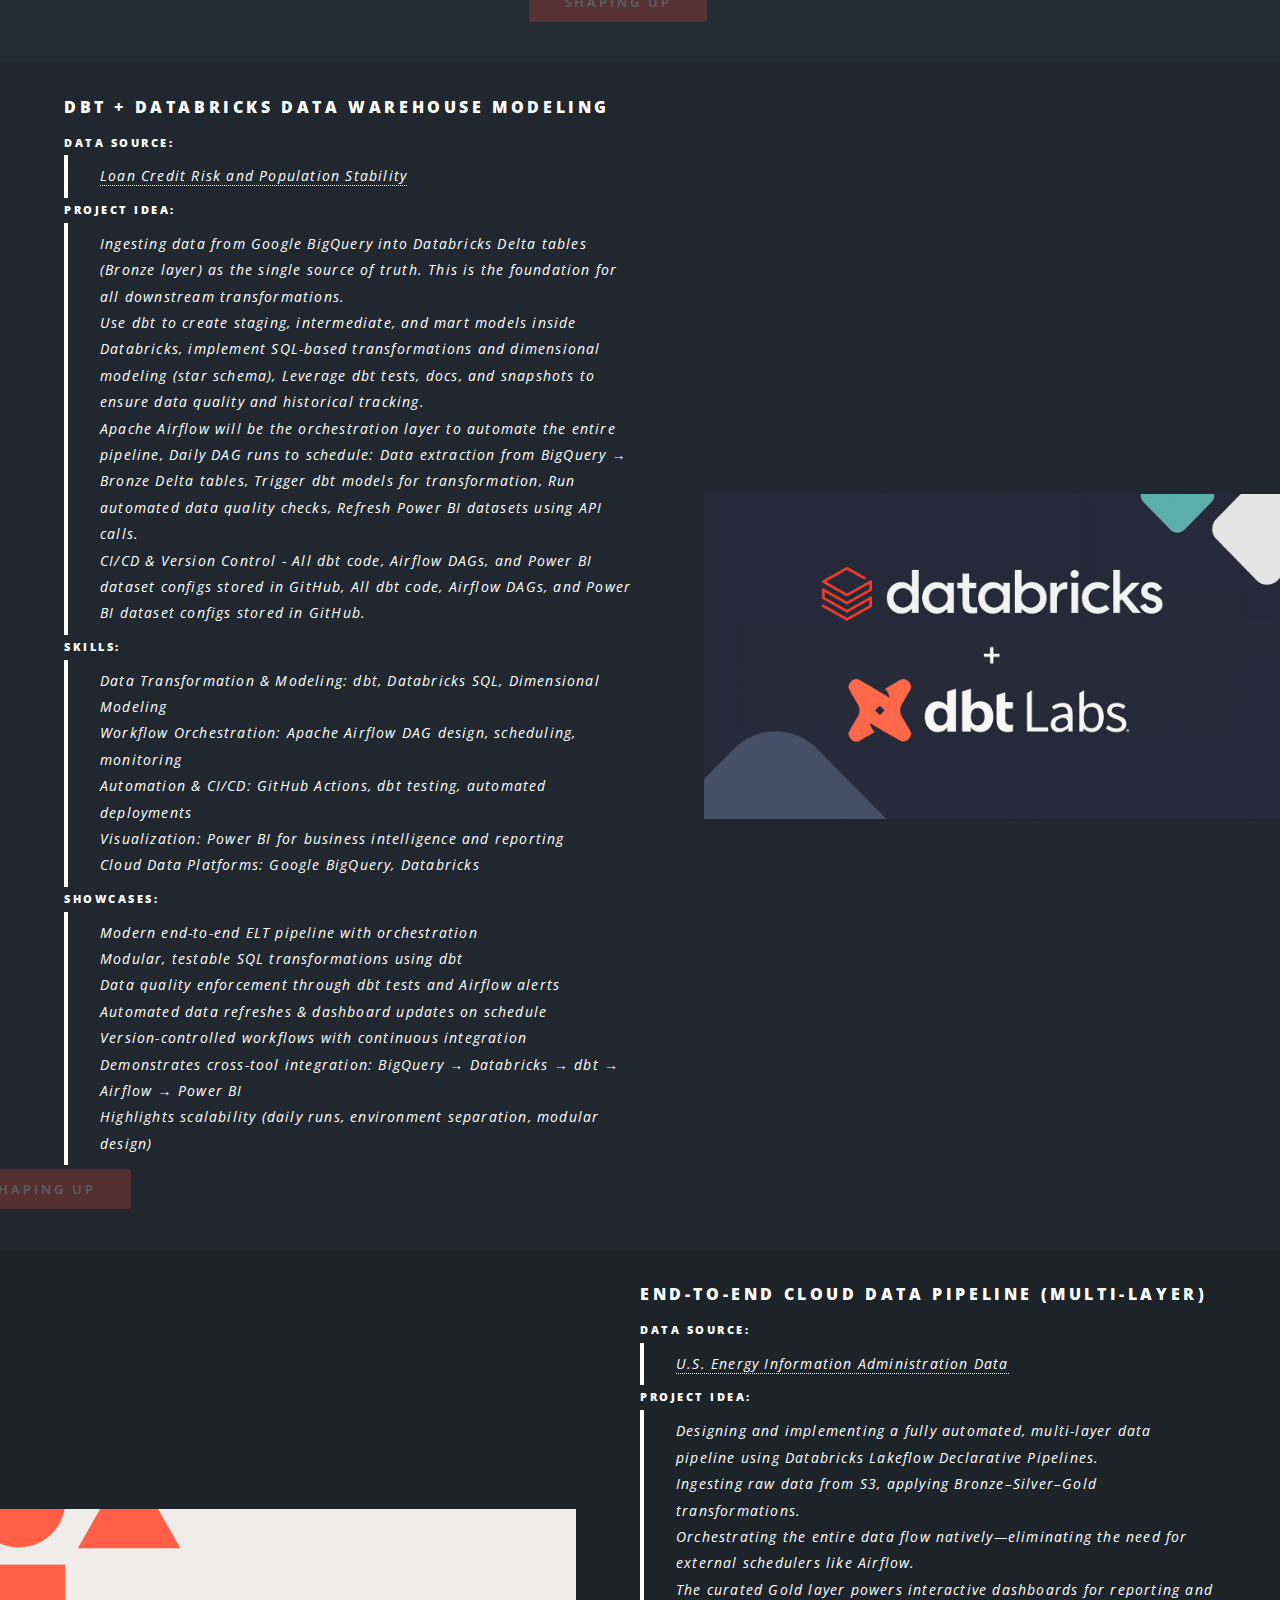
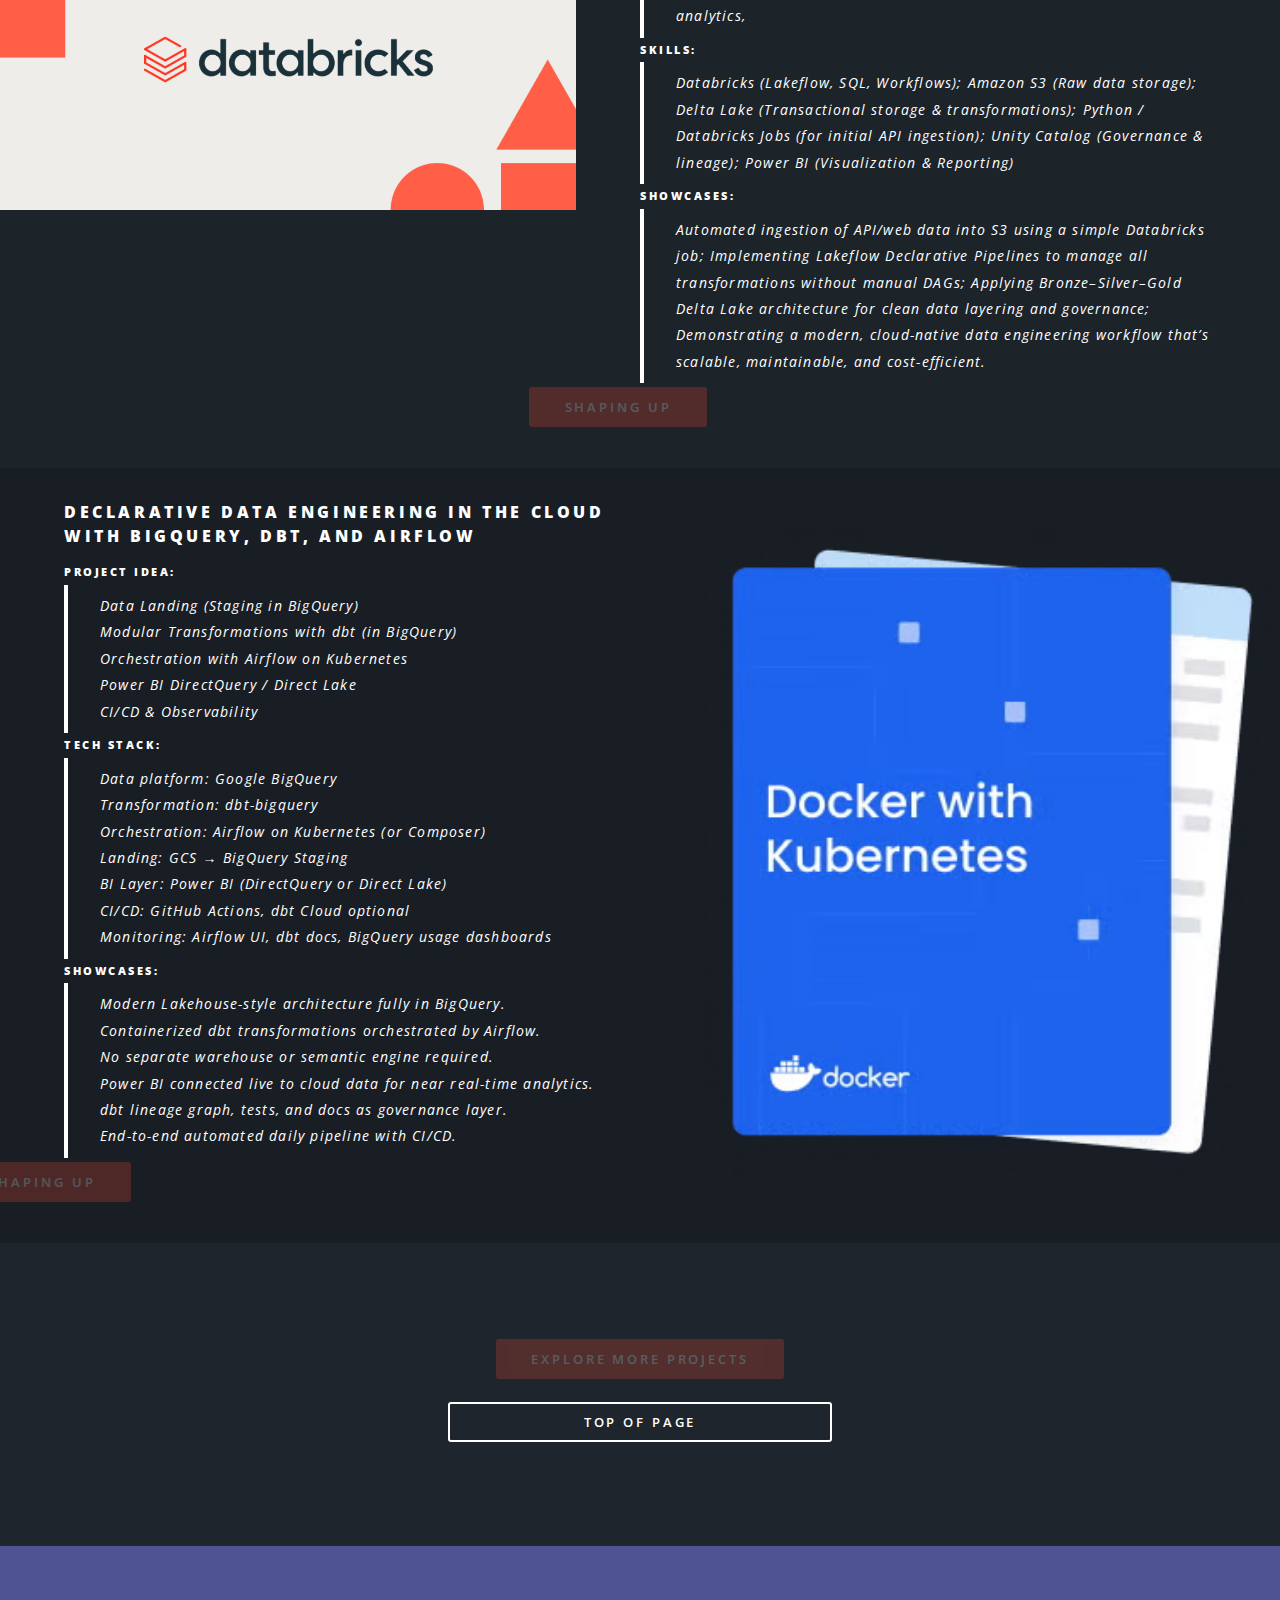
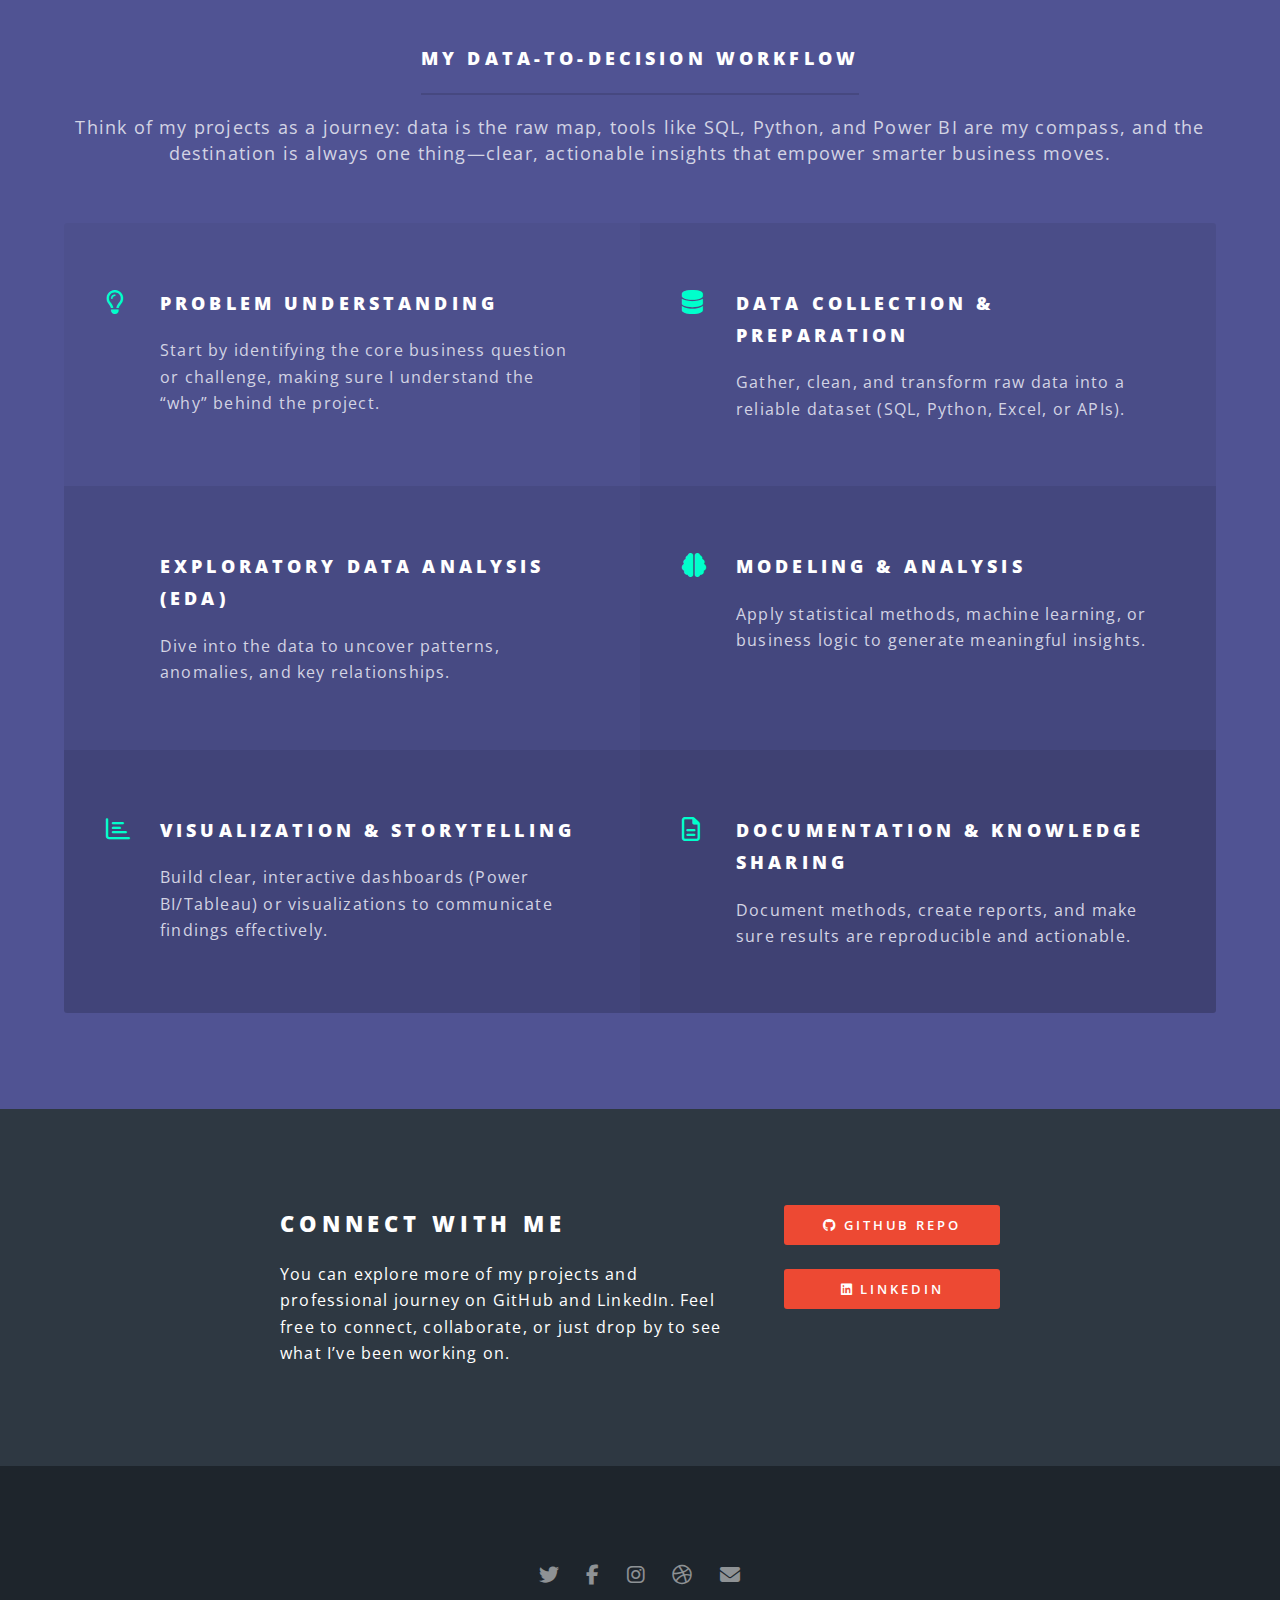
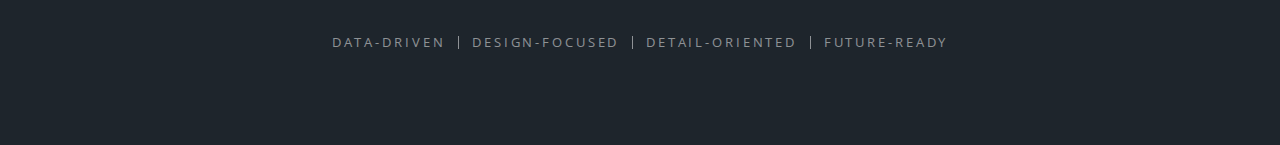
<file: inprogress.html>
<!DOCTYPE HTML>
<!--
	Spectral by HTML5 UP
	html5up.net | @ajlkn
	Free for personal and commercial use under the CCA 3.0 license (html5up.net/license)
-->
<html>
	<head>
		<title>Work in Progress</title>
		<meta charset="utf-8" />
		<meta name="viewport" content="width=device-width, initial-scale=1, user-scalable=no" />
		<link rel="stylesheet" href="assets/css/main.css" />
		<link rel="stylesheet" href="https://cdnjs.cloudflare.com/ajax/libs/font-awesome/6.5.0/css/all.min.css">
		<noscript><link rel="stylesheet" href="assets/css/noscript.css" /></noscript>
	</head>
	<body class="landing is-preload">

		<!-- Page Wrapper -->
			<div id="page-wrapper">

				<!-- Header -->
					<header id="header" class="alt">
						<h1><a href="index.html">Work in Progress</a></h1>
						<nav id="nav">
							<ul>
								<li class="special">
									<a href="#menu" class="menuToggle"><span>Menu</Menu></span></a>
									<div id="menu">
										<ul>
											<li><a href="index.html">Projects Portfolio</a></li>
											<li><a href="upcoming.html">Future Projects</a></li>
											
											<!--<li><a href="Case_Study.html">Case Studies</a></li>-->
											<li><a href="generic.html">About Me</a></li>
											<!--<li><a href="elements.html">Elements</a></li>
											<li><a href="https://github.com/farhanshk2312">Github Repo</a></li>
											<li><a href="https://www.linkedin.com/in/dawood-shaikh-21310747/">LinkedIn Page</a></li>-->
										</ul>
									</div>
								</li>
							</ul>
						</nav>
					</header>

				<!-- Banner -->
					<section id="banner">
						<div class="inner">
							<h2>Where Data Meets Development</h2>
							<p>Work in Motion — Insights Taking Shape<br /><br />
							<!--<h1>My Work in Action</h1><br />-->
							
							<!--crafted by <a href="http://html5up.net">HTML5 UP</a>.</p>-->
							<ul class="actions special">
								<li><a href="generic.html" class="button primary">About Me</a></li>
							</ul>
							<!--<img src="images/code.svg" alt="Python Logo" width="95" height="95">
							<img src="images/report.svg" alt="Python Logo" width="30" height="30">
							<img src="images/Database.svg" alt="Python Logo" width="30" height="30">
							<img src="images/vscode.svg" alt="Python Logo" width="30" height="30">
							<img src="images/git.svg" alt="Python Logo" width="30" height="30">-->

						</div>
						<a href="#one" class="more scrolly">Sneak Peak</a>
					</section>
		        
				<!-- Two -->
				
				<section class="spotlight">
							<div class="image"><img src="images/mlflow.png" alt="" /></div><div class="content">
								<h4>ML pipeline using the Databricks Lakehouse architecture<br />
								<!--sed ullamcorper</h2>--></h4>

                               <h6 style="text-align: left; margin-left: 0; margin: 0px 0;">Data Source:</h6>

                                <blockquote style="text-align: left; margin-left: 0; margin: 4px 0;">
                                <p style="font-size: 14px; margin: 0px 0;"><a href="https://www.lendingclub.com/personal-banking" target="_blank">Lending Club Loan Dataset</a> - a real-world dataset containing historical loan application details, borrower information, and loan repayment outcomes (≈ 2.2M records).</p>
                                </blockquote>

								<h6 style="text-align: left; margin-left: 0; margin: 0px 0;">Project Idea:</h6>

                                <blockquote style="text-align: left; margin-left: 0; margin: 4px 0;">
                                <p style="font-size: 14px; margin: 0px 0;">Building a scalable end-to-end ML pipeline to predict loan defaults using big data and Databricks' collaborative platform. This project leverages Databricks to build a scalable ML pipeline that predicts whether a borrower will default, using structured financial and demographic data.</p>
                                                        
                                        
                                                             
                                </blockquote>
             
                                <h6 style="text-align: left; margin-left: 0; margin: 0px 0;">Skills:</h6>  
                                <blockquote style="text-align: left; margin-left: 0; margin: 4px 0;">
                                <p style="font-size: 14px; margin: 0px 0;">Databricks (Notebooks, Delta Tables, Auto-Loader, Jobs, MLflow), Apache Spark for distributed data processing, Python / PySpark / Pandas for transformations, scikit-learn & XGBoost for ML modeling, MLflow for experiment tracking and model registry, BigQuery for Data Storage</p>
                                                                                            
                                </blockquote>                              
                                
                                <h6 style="text-align: left; margin-left: 0; margin: 0px 0;">Showcases:</h6>
                                <blockquote style="text-align: left; margin-left: 0; margin: 4px 0;">
                                <p style="font-size: 14px; margin: 0px 0;">ML pipeline using the Databricks Lakehouse architecture, implementing feature engineering + ML model training on millions of records efficiently, Leveraging MLflow for version control, experiment tracking, and deployment </p>
                                                                                            
                                </blockquote>         
                   
                                <ul class="actions special">
								<li style="margin-right: 620px;"><a href="" class="button primary disabled">Shaping Up</a></li>
							</ul>
							</div>
						</section>
		
				
				
				<!--<section class="spotlight">
							<div class="image"><img src="images/BigQuery-to-Databricks.png" alt="" /></div><div class="content">
								<h4>Financial Transactions Data Lakehouse Pipeline<br />
								sed ullamcorper</h2></h4>

                               <h6 style="text-align: left; margin-left: 0; margin: 0px 0;">Data Source:</h6>

                                <blockquote style="text-align: left; margin-left: 0; margin: 4px 0;">
                                <p style="font-size: 14px; margin: 0px 0;">Transaction data loaded into Amazon S3 bucket</a></p>
                                </blockquote>

								<h6 style="text-align: left; margin-left: 0; margin: 0px 0;">Project Idea:</h6>

                                <blockquote style="text-align: left; margin-left: 0; margin: 4px 0;">
                                <p style="font-size: 14px; margin: 0px 0;">Developing a end-to-end data engineering pipeline using Databricks Lakeflow Declarative Pipelines to automate the ingestion, transformation, and aggregation of financial transaction data. <br />The pipeline follows a Bronze–Silver–Gold Delta Lake architecture, applying data quality checks and enrichment to produce curated datasets for reporting and analytics.</p>
                                                        
                                        
                                                             
                                </blockquote>
             
                                <h6 style="text-align: left; margin-left: 0; margin: 0px 0;">Skills:</h6>  
                                <blockquote style="text-align: left; margin-left: 0; margin: 4px 0;">
                                <p style="font-size: 14px; margin: 0px 0;">Databricks (Lakeflow, SQL, Workflows), Amazon S3, Delta Lake, Power BI, GitHub</p>
                                                                                            
                                </blockquote>                              
                                
                                <h6 style="text-align: left; margin-left: 0; margin: 0px 0;">Showcases:</h6>
                                <blockquote style="text-align: left; margin-left: 0; margin: 4px 0;">
                                <p style="font-size: 14px; margin: 0px 0;">Demonstrating modern data engineering practices: scalable ingestion, transformation, lineage tracking, and BI integration—all within Databricks.</p>
                                                                                            
                                </blockquote>         
                   
                                <ul class="actions special">
								<li style="margin-right: 620px;"><a href="" class="button primary disabled">Shaping Up</a></li>
							</ul>
							</div>
						</section>-->


                        <section class="spotlight">
							<div class="image"><img src="images/dbt+databricks.png" alt="" /></div><div class="content">
								<h4>dbt + Databricks Data Warehouse Modeling<br />
								<!--sed ullamcorper</h2>--></h4>

                                <h6 style="text-align: left; margin-left: 0; margin: 0px 0;">Data Source:</h6>

                                <blockquote style="text-align: left; margin-left: 0; margin: 4px 0;">
                                <p style="font-size: 14px; margin: 0px 0;"><a href="https://www.kaggle.com/datasets/beatafaron/loan-credit-risk-and-population-stability" target="_blank">Loan Credit Risk and Population Stability</a></p>
                                </blockquote>

								<h6 style="text-align: left; margin-left: 0; margin: 0px 0;">Project Idea:</h6>

                                <blockquote style="text-align: left; margin-left: 0; margin: 4px 0;">
                                <p style="font-size: 14px; margin: 0px 0;">Ingesting data from Google BigQuery into Databricks Delta tables (Bronze layer) as the single source of truth. This is the foundation for all downstream transformations.</p>
                                <p style="font-size: 14px; margin: 0px 0;">Use dbt to create staging, intermediate, and mart models inside Databricks, implement SQL-based transformations and dimensional modeling (star schema), Leverage dbt tests, docs, and snapshots to ensure data quality and historical tracking.</p>
                                <p style="font-size: 14px; margin: 0px 0;">Apache Airflow will be the orchestration layer to automate the entire pipeline, Daily DAG runs to schedule: Data extraction from BigQuery → Bronze Delta tables, Trigger dbt models for transformation, Run automated data quality checks, Refresh Power BI datasets using API calls.</p>
                                <p style="font-size: 14px; margin: 0px 0;">CI/CD & Version Control - All dbt code, Airflow DAGs, and Power BI dataset configs stored in GitHub, All dbt code, Airflow DAGs, and Power BI dataset configs stored in GitHub.</p>
                           
                                        
                                                             
                                </blockquote>
             
                                <h6 style="text-align: left; margin-left: 0; margin: 0px 0;">Skills:</h6>  
                                <blockquote style="text-align: left; margin-left: 0; margin: 4px 0;">
                                <p style="font-size: 14px; margin: 0px 0;">Data Transformation & Modeling: dbt, Databricks SQL, Dimensional Modeling</p>
								<p style="font-size: 14px; margin: 0px 0;">Workflow Orchestration: Apache Airflow DAG design, scheduling, monitoring</p>
								<p style="font-size: 14px; margin: 0px 0;">Automation & CI/CD: GitHub Actions, dbt testing, automated deployments</p>
								<p style="font-size: 14px; margin: 0px 0;">Visualization: Power BI for business intelligence and reporting</p>
								<p style="font-size: 14px; margin: 0px 0;">Cloud Data Platforms: Google BigQuery, Databricks</p>
                                                                                            
                                </blockquote>                              
                                
                                <h6 style="text-align: left; margin-left: 0; margin: 0px 0;">Showcases:</h6>
                                <blockquote style="text-align: left; margin-left: 0; margin: 4px 0;">
                                <p style="font-size: 14px; margin: 0px 0;">Modern end-to-end ELT pipeline with orchestration</p>
                                <p style="font-size: 14px; margin: 0px 0;">Modular, testable SQL transformations using dbt</p>
								<p style="font-size: 14px; margin: 0px 0;">Data quality enforcement through dbt tests and Airflow alerts</p>
								<p style="font-size: 14px; margin: 0px 0;">Automated data refreshes & dashboard updates on schedule</p>
								<p style="font-size: 14px; margin: 0px 0;">Version-controlled workflows with continuous integration</p>
								<p style="font-size: 14px; margin: 0px 0;">Demonstrates cross-tool integration: BigQuery → Databricks → dbt → Airflow → Power BI</p>
								<p style="font-size: 14px; margin: 0px 0;">Highlights scalability (daily runs, environment separation, modular design)</p>
                                                                                            
                                </blockquote>         
                   
                                <ul class="actions special">
								<li style="margin-right: 620px;"><a href="" class="button primary disabled">Shaping Up</a></li>
							</ul>
							</div>
						</section>

                         <section class="spotlight">
							<div class="image"><img src="images/databirkcs.png" alt="" /></div><div class="content">
								<h4>End-to-End Cloud Data Pipeline (Multi-layer)<br />
								<!--sed ullamcorper</h2>--></h4>

                                <h6 style="text-align: left; margin-left: 0; margin: 0px 0;">Data Source:</h6>

                                <blockquote style="text-align: left; margin-left: 0; margin: 4px 0;">
                                <p style="font-size: 14px; margin: 0px 0;"><a href="https://www.eia.gov/opendata/index.php#bulk-downloads" target="_blank">U.S. Energy Information Administration Data</a></p>
                                </blockquote>

								<h6 style="text-align: left; margin-left: 0; margin: 0px 0;">Project Idea:</h6>

                                <blockquote style="text-align: left; margin-left: 0; margin: 4px 0;">
                                <p style="font-size: 14px; margin: 0px 0;">Designing and implementing a fully automated, multi-layer data pipeline using Databricks Lakeflow Declarative Pipelines.</p>
                                <p style="font-size: 14px; margin: 0px 0;">Ingesting raw data from S3, applying Bronze–Silver–Gold transformations.</p>
                                <p style="font-size: 14px; margin: 0px 0;">Orchestrating the entire data flow natively—eliminating the need for external schedulers like Airflow.</p>
                                <p style="font-size: 14px; margin: 0px 0;">The curated Gold layer powers interactive dashboards for reporting and analytics,</p>
                           
                                        
                                                             
                                </blockquote>
             
                                <h6 style="text-align: left; margin-left: 0; margin: 0px 0;">Skills:</h6>  
                                <blockquote style="text-align: left; margin-left: 0; margin: 4px 0;">
                                <p style="font-size: 14px; margin: 0px 0;">Databricks (Lakeflow, SQL, Workflows); Amazon S3 (Raw data storage); Delta Lake (Transactional storage & transformations); Python / Databricks Jobs (for initial API ingestion); Unity Catalog (Governance & lineage); Power BI (Visualization & Reporting)</p>
                                                                                            
                                </blockquote>                              
                                
                                <h6 style="text-align: left; margin-left: 0; margin: 0px 0;">Showcases:</h6>
                                <blockquote style="text-align: left; margin-left: 0; margin: 4px 0;">
                                <p style="font-size: 14px; margin: 0px 0;">Automated ingestion of API/web data into S3 using a simple Databricks job; Implementing Lakeflow Declarative Pipelines to manage all transformations without manual DAGs; Applying Bronze–Silver–Gold Delta Lake architecture for clean data layering and governance; Demonstrating a modern, cloud-native data engineering workflow that’s scalable, maintainable, and cost-efficient.</p>
                                                                                            
                                </blockquote>         
                   
                                <ul class="actions special">
								<li style="margin-right: 620px;"><a href="" class="button primary disabled">Shaping Up</a></li>
							</ul>
							</div>
						</section>

						 <section class="spotlight">
							<div class="image"><img src="images/docker.png" alt="" /></div><div class="content">
								<h4>Declarative Data Engineering in the Cloud with BigQuery, dbt, and Airflow<br />
								

                               <!--<h6 style="text-align: left; margin-left: 0; margin: 0px 0;">Data Source:</h6>

                                <blockquote style="text-align: left; margin-left: 0; margin: 4px 0;">
                                <p style="font-size: 14px; margin: 0px 0;"><a href="https://www.kaggle.com/datasets/utkalk/large-retail-data-set-for-eda" target="_blank">Retail Transactional Data</a></p>
                                </blockquote>-->

								<h6 style="text-align: left; margin-left: 0; margin: 0px 0;">Project Idea:</h6>

                                <blockquote style="text-align: left; margin-left: 0; margin: 4px 0;">
                                <p style="font-size: 14px; margin: 0px 0;">Data Landing (Staging in BigQuery)</p>
								<p style="font-size: 14px; margin: 0px 0;">Modular Transformations with dbt (in BigQuery)</p>
								<p style="font-size: 14px; margin: 0px 0;">Orchestration with Airflow on Kubernetes</p>
								<p style="font-size: 14px; margin: 0px 0;">Power BI DirectQuery / Direct Lake</p>
								<p style="font-size: 14px; margin: 0px 0;">CI/CD & Observability</p>
                                                                                   
                                </blockquote>
								<!--<h6 style="text-align: left; margin-left: 0; margin: 0px 0;">Key Objectives:</h6>

                                <blockquote style="text-align: left; margin-left: 0; margin: 4px 0;">
                                <p style="font-size: 14px; margin: 0px 0;">Automate ingestion and transformation workflows end-to-end.</p>
                                <p style="font-size: 14px; margin: 0px 0;">Modernize legacy ETL processes using containerization & orchestration.</p>
                                <p style="font-size: 14px; margin: 0px 0;">Seamlessly integrate dbt transformations with SQL Server.</p>
                                <p style="font-size: 14px; margin: 0px 0;">Trigger SSAS model refreshes using TMSL / PowerShell from Airflow</p>
								<p style="font-size: 14px; margin: 0px 0;">Showcase scalability using Kubernetes</p>
								<p style="font-size: 14px; margin: 0px 0;">Visualization: Power BI</p>
                                                   
                                </blockquote>-->

								<h6 style="text-align: left; margin-left: 0; margin: 0px 0;">Tech Stack:</h6>

                                <blockquote style="text-align: left; margin-left: 0; margin: 4px 0;">
                                <p style="font-size: 14px; margin: 0px 0;">Data platform: Google BigQuery</p>
                                <p style="font-size: 14px; margin: 0px 0;">Transformation: dbt-bigquery</p>
                                <p style="font-size: 14px; margin: 0px 0;">Orchestration: Airflow on Kubernetes (or Composer)</p>
                                <p style="font-size: 14px; margin: 0px 0;">Landing: GCS → BigQuery Staging</p>
								<p style="font-size: 14px; margin: 0px 0;">BI Layer: Power BI (DirectQuery or Direct Lake)</p>
								<p style="font-size: 14px; margin: 0px 0;">CI/CD: GitHub Actions, dbt Cloud optional</p>
								<p style="font-size: 14px; margin: 0px 0;">Monitoring: Airflow UI, dbt docs, BigQuery usage dashboards</p>
						
                                                   
                                </blockquote>

								<!--<h6 style="text-align: left; margin-left: 0; margin: 0px 0;">Project Pipeline:</h6>

                                <blockquote style="text-align: left; margin-left: 0; margin: 4px 0;">
                                <p style="font-size: 14px; margin: 0px 0;">1: Python Ingestion (Dockerized) [Skills: Python, APIs, Docker, Airflow DAG design]</p>
                                <p style="font-size: 14px; margin: 0px 0;">2: dbt Transformation [Skills: dbt, SQL, Data Modeling (Star Schema), Containerization, Git]</p>
                                <p style="font-size: 14px; margin: 0px 0;">3: SSAS Model Processing [Skills: PowerShell, TMSL, SSAS Tabular, Airflow operator chaining]</p>
                                <p style="font-size: 14px; margin: 0px 0;">4: Reporting [Skills: Power BI, SSAS Integration, BI Design]</p>
								<p style="font-size: 14px; margin: 0px 0;">5: Container Orchestration with Kubernetes [Skills: Kubernetes, YAML configs, cloud-native orchestration</p>
								                                                   
                                </blockquote>-->

								<!--<h6 style="text-align: left; margin-left: 0; margin: 0px 0;">Key Skills:</h6>

                                <blockquote style="text-align: left; margin-left: 0; margin: 4px 0;">
                                <p style="font-size: 14px; margin: 0px 0;">1: Modern ETL/ELT architecture (Python + dbt + Airflow)</p>
                                <p style="font-size: 14px; margin: 0px 0;">2: Containerization with Docker</p>
                                <p style="font-size: 14px; margin: 0px 0;">3: Cloud-native orchestration using Kubernetes</p>
                                <p style="font-size: 14px; margin: 0px 0;">4: Hybrid integration of open-source stack with Microsoft BI (SQL Server + SSAS)</p>
								<p style="font-size: 14px; margin: 0px 0;">5: Data modeling (Star Schema)</p>
								<p style="font-size: 14px; margin: 0px 0;">6: Automation & CI/CD for data pipelines</p>
								<p style="font-size: 14px; margin: 0px 0;">7: BI Semantic modeling & reporting using SSAS + Power BI</p>
								<p style="font-size: 14px; margin: 0px 0;">8: End-to-End Orchestration with DAG design & script execution</p>
								                                                   
                                </blockquote>-->

								<h6 style="text-align: left; margin-left: 0; margin: 0px 0;">Showcases:</h6>

                                <blockquote style="text-align: left; margin-left: 0; margin: 4px 0;">
                                <p style="font-size: 14px; margin: 0px 0;">Modern Lakehouse-style architecture fully in BigQuery.</p>
								<p style="font-size: 14px; margin: 0px 0;">Containerized dbt transformations orchestrated by Airflow.</p>
								<p style="font-size: 14px; margin: 0px 0;">No separate warehouse or semantic engine required.</p>
								<p style="font-size: 14px; margin: 0px 0;">Power BI connected live to cloud data for near real-time analytics.</p>
								<p style="font-size: 14px; margin: 0px 0;">dbt lineage graph, tests, and docs as governance layer.</p>
								<p style="font-size: 14px; margin: 0px 0;">End-to-end automated daily pipeline with CI/CD.</p>
									
                                
                                </blockquote>
								<ul class="actions special">
								<li style="margin-right: 620px;"><a href="" class="button primary disabled">Shaping Up</a></li>
							</ul>
								</div>
						</section>
		
		<!-- Footer -->
					<footer id="footer">
					<div class="col-6 col-12-medium">
											<ul class="actions stacked">
												<li><a href="Page_2.html" class="button primary disabled">Explore More Projects</a></li>
												<li><a href="#" class="button fit">Top of Page</a></li>
					</footer>
				<!-- Three -->
					<section id="three" class="wrapper style3 special">
						<div class="inner">
							<header class="major">
								<h3>My Data-to-Decision Workflow</h3>
								<p>Think of my projects as a journey: data is the raw map, tools like SQL, Python, and Power BI are my compass,
								and the destination is always one thing—clear, actionable insights that empower smarter business moves.</p>
							</header>
							<ul class="features">
								<li class="icon fa-lightbulb">
									<h3>Problem Understanding</h3>
									<p>Start by identifying the core business question or challenge, making sure I understand the “why” behind the project.</p>
								</li>
								<li class="icon solid fa-database">
									<h3>Data Collection & Preparation</h3>
									<p>Gather, clean, and transform raw data into a reliable dataset (SQL, Python, Excel, or APIs).</p>
								</li>
								<li class="icon solid fa-magnifying-glass-chart">
									<h3>Exploratory Data Analysis (EDA)</h3>
									<p>Dive into the data to uncover patterns, anomalies, and key relationships.</p>
								</li>
								<li class="icon solid fa-brain">
									<h3>Modeling & Analysis</h3>
									<p>Apply statistical methods, machine learning, or business logic to generate meaningful insights.</p>
								</li>
								<li class="icon fa-chart-bar">
									<h3>Visualization & Storytelling</h3>
									<p>Build clear, interactive dashboards (Power BI/Tableau) or visualizations to communicate findings effectively.</p>
								</li>
								<li class="icon fa-file-alt">
									<h3>Documentation & Knowledge Sharing</h3>
									<p>Document methods, create reports, and make sure results are reproducible and actionable.</p>
								</li>
							</ul>
						</div>
					</section>

				<!-- CTA -->
					<section id="cta" class="wrapper style4">
						<div class="inner">
							<header>
								<h2>Connect With Me</h2>
								<p>You can explore more of my projects and professional journey on GitHub and LinkedIn. Feel free to connect, collaborate, or just drop by to see what I’ve been working on.</p>
							</header>
							<ul class="actions stacked">
								<li><a href="https://github.com/farhanshk2312" class="button fit primary"><i class="fab fa-github"></i> github repo</a></li>
								<li><a href="https://www.linkedin.com/in/dawood-shaikh-21310747/" class="button fit primary"><i class="fab fa-linkedin"></i> Linkedin</a></li>
							</ul>
						</div>
					</section>

				<!-- Footer -->
					<footer id="footer">
						<ul class="icons">
							<li><a href="#" class="icon brands fa-twitter"><span class="label">Twitter</span></a></li>
							<li><a href="#" class="icon brands fa-facebook-f"><span class="label">Facebook</span></a></li>
							<li><a href="#" class="icon brands fa-instagram"><span class="label">Instagram</span></a></li>
							<li><a href="#" class="icon brands fa-dribbble"><span class="label">Dribbble</span></a></li>
							<li><a href="#" class="icon solid fa-envelope"><span class="label">Email</span></a></li>
						</ul>
						<ul class="copyright">
							<li>Data-driven</li><li>Design-Focused</li><li>Detail-Oriented</li><li>Future-Ready</li>
						</ul>
					</footer>

			</div>

		<!-- Scripts -->
			<script src="assets/js/jquery.min.js"></script>
			<script src="assets/js/jquery.scrollex.min.js"></script>
			<script src="assets/js/jquery.scrolly.min.js"></script>
			<script src="assets/js/browser.min.js"></script>
			<script src="assets/js/breakpoints.min.js"></script>
			<script src="assets/js/util.js"></script>
			<script src="assets/js/main.js"></script>

	</body>
</html>
</file>
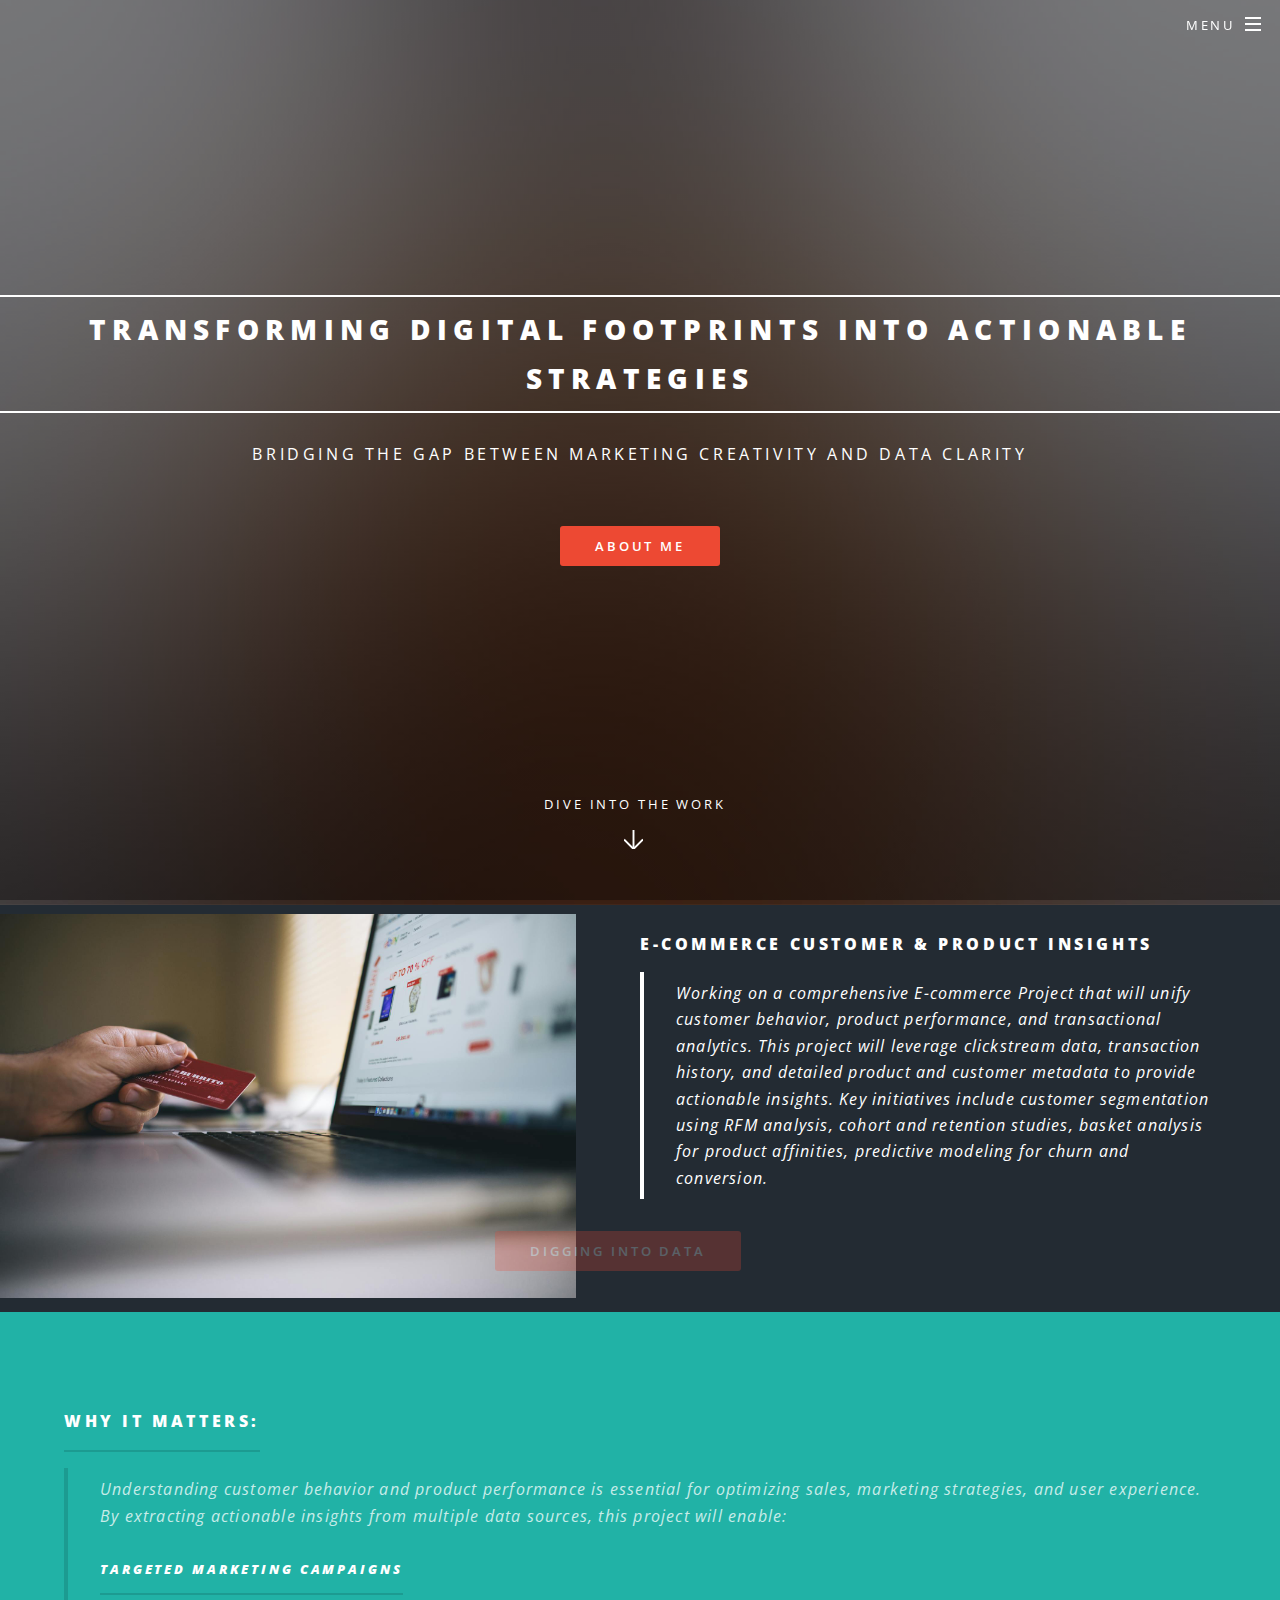
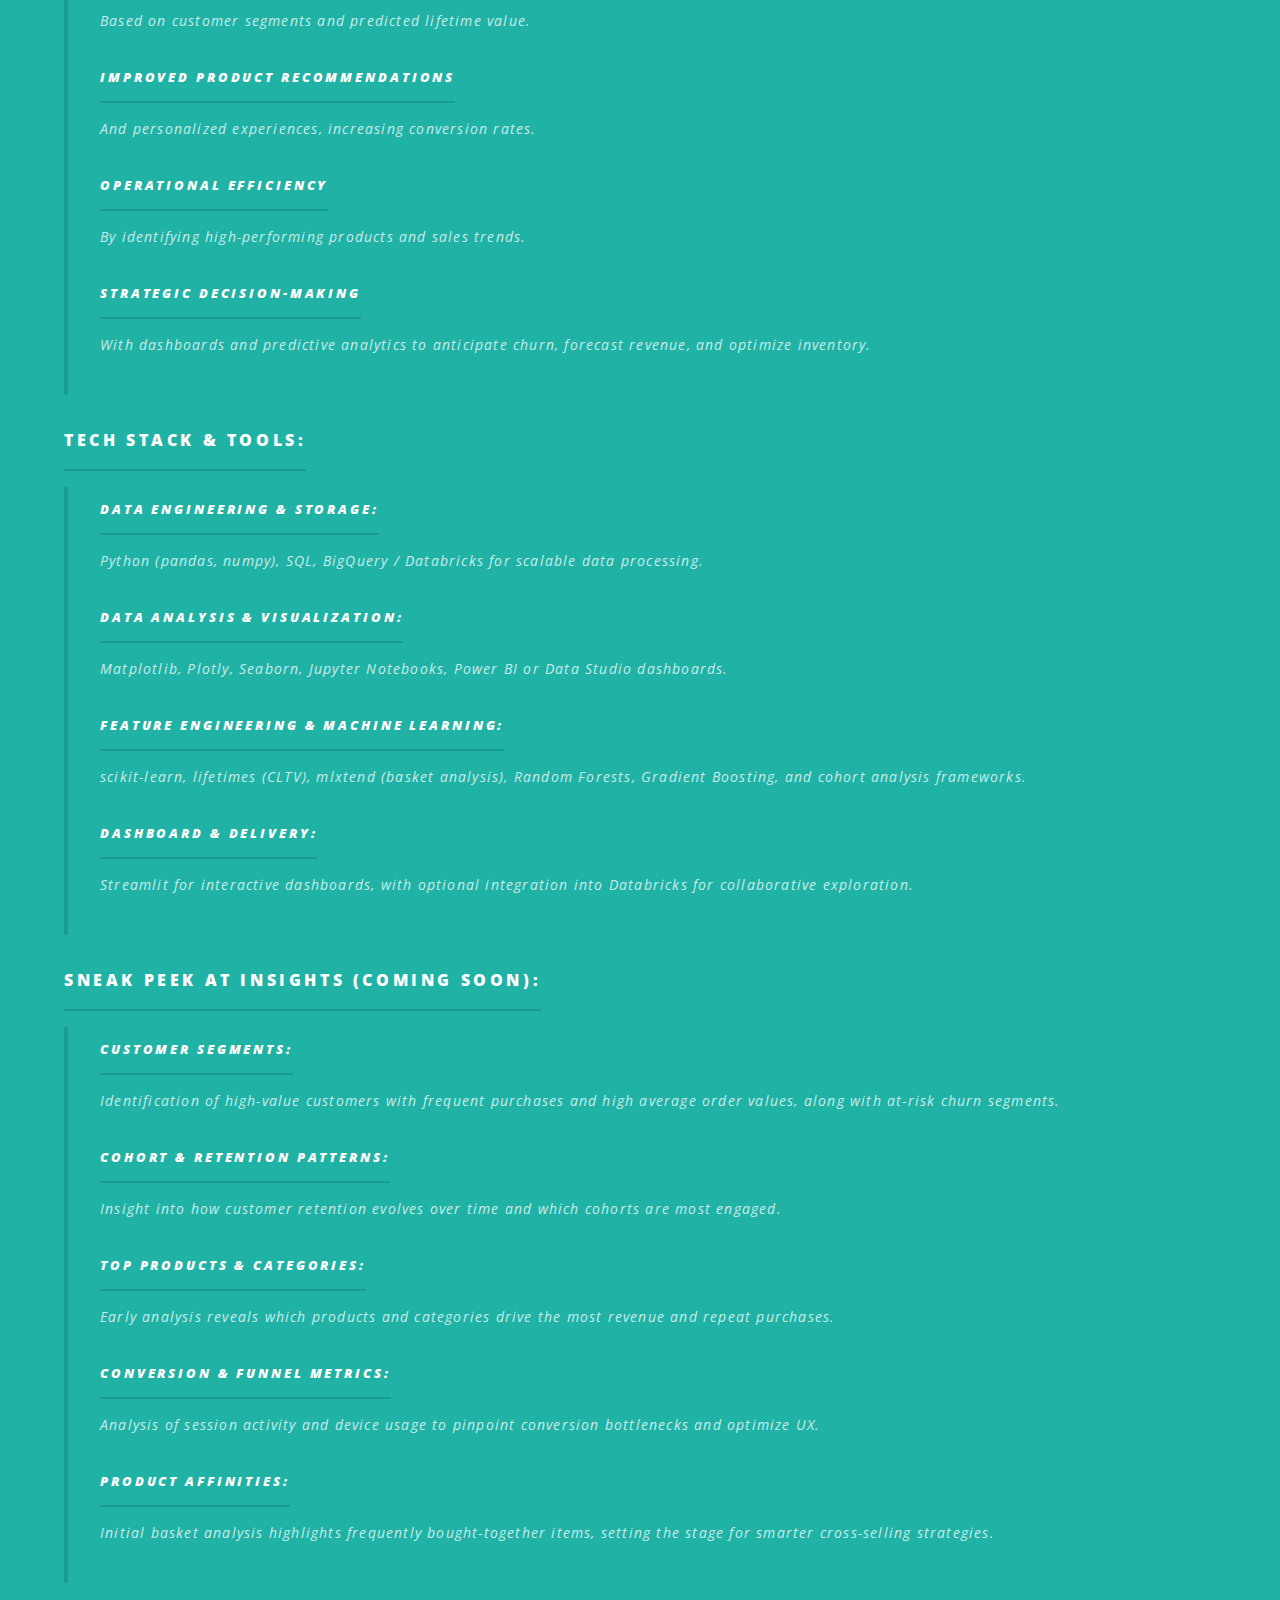
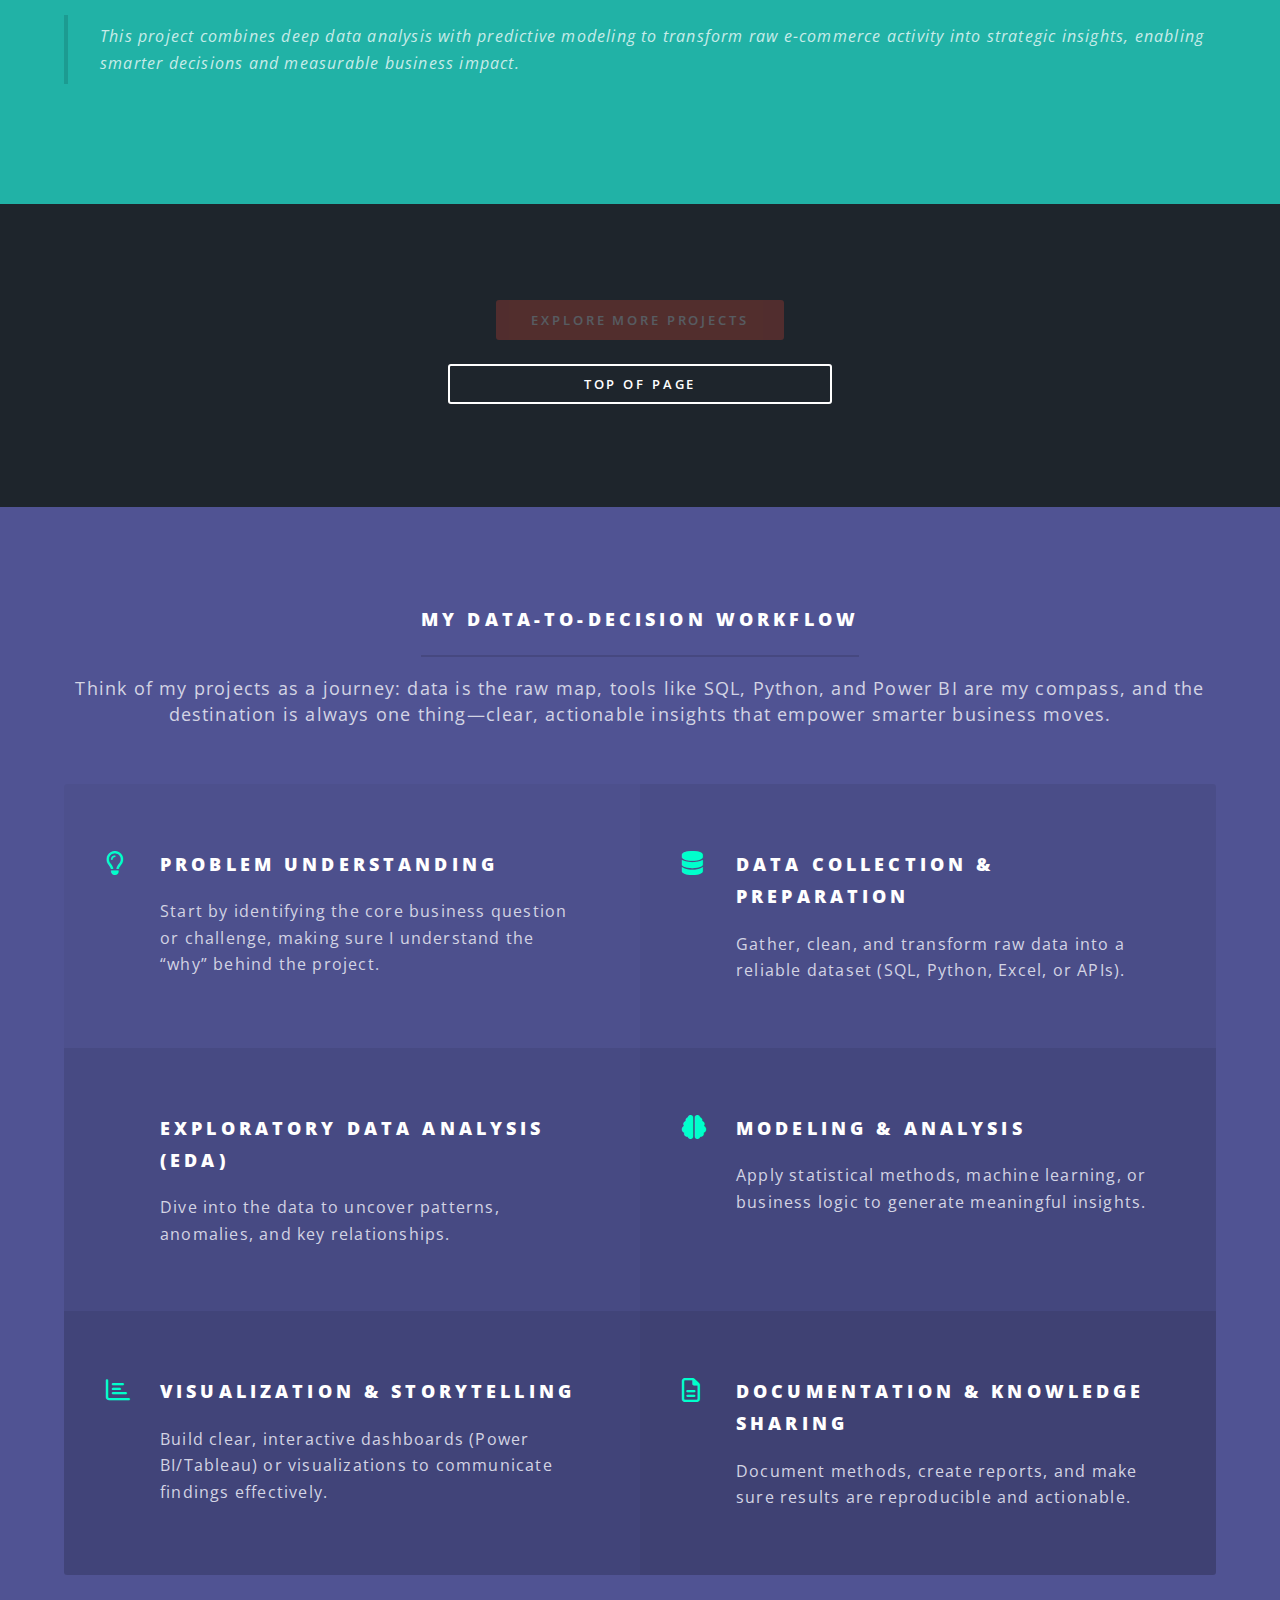
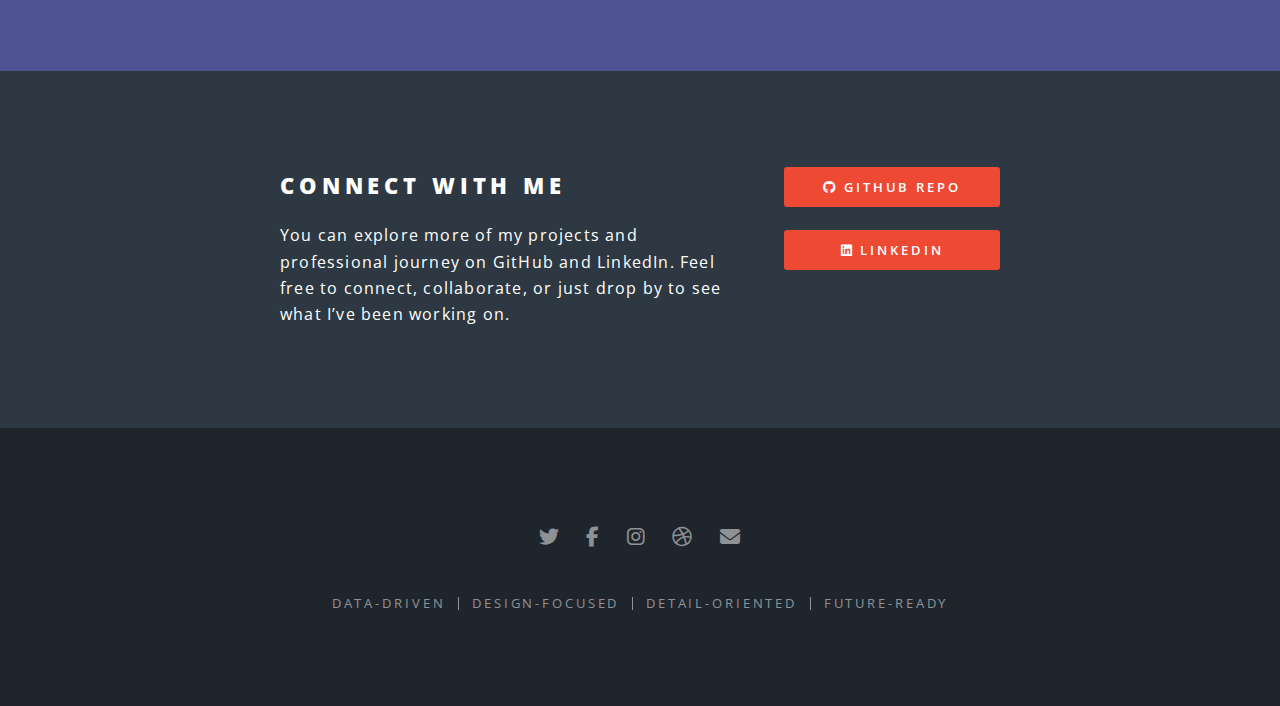
<file: Marketing.html>
<!DOCTYPE HTML>
<!--
	Spectral by HTML5 UP
	html5up.net | @ajlkn
	Free for personal and commercial use under the CCA 3.0 license (html5up.net/license)
-->
<html>
	<head>
		<title>Projects Portfolio</title>
		<meta charset="utf-8" />
		<meta name="viewport" content="width=device-width, initial-scale=1, user-scalable=no" />
		<link rel="stylesheet" href="assets/css/main.css" />
		<link rel="stylesheet" href="https://cdnjs.cloudflare.com/ajax/libs/font-awesome/6.5.0/css/all.min.css">
		<noscript><link rel="stylesheet" href="assets/css/noscript.css" /></noscript>
	</head>
	<body class="landing is-preload">

		<!-- Page Wrapper -->
			<div id="page-wrapper">

				<!-- Header -->
					<header id="header" class="alt">
						<h1><a href="index.html">Marketing & Web Analytics</a></h1>
						<nav id="nav">
							<ul>
								<li class="special">
									<a href="#menu" class="menuToggle"><span>Menu</Menu></span></a>
									<div id="menu">
										<ul>
											<li><a href="index.html">Projects Portfolio</a></li>
											<li><a href="Domain_Specific.html">Domain Specific Projects</a></li>
											<li><a href="upcoming.html">Future Projects</a></li>

											
											<li><a href="generic.html">About Me</a></li>
											<!--<li><a href="elements.html">Elements</a></li>
											<li><a href="https://github.com/farhanshk2312">Github Repo</a></li>
											<li><a href="https://www.linkedin.com/in/dawood-shaikh-21310747/">LinkedIn Page</a></li>-->
										</ul>
									</div>
								</li>
							</ul>
						</nav>
					</header>

				<!-- Banner -->
					<section id="banner">
						<div class="inner">
							<h2>Transforming digital footprints into actionable strategies</h2>
							<p>Bridging the gap between marketing creativity and data clarity<br /><br />
							<!--<h1>My Work in Action</h1><br />-->
							
							<!--crafted by <a href="http://html5up.net">HTML5 UP</a>.</p>-->
							<ul class="actions special">
								<li><a href="generic.html" class="button primary">About Me</a></li>
							</ul>
							<!--<img src="images/code.svg" alt="Python Logo" width="95" height="95">
							<img src="images/report.svg" alt="Python Logo" width="30" height="30">
							<img src="images/Database.svg" alt="Python Logo" width="30" height="30">
							<img src="images/vscode.svg" alt="Python Logo" width="30" height="30">
							<img src="images/git.svg" alt="Python Logo" width="30" height="30">-->

						</div>
						<a href="#one" class="more scrolly">Dive Into the Work</a>
					</section>
		        
				              

						

                        
					<section class="spotlight">
							<div class="image"><img src="images/Customer.jpg" alt="" /></div><div class="content">
								<h4>E-commerce Customer & Product Insights<br />
								<!--sed ullamcorper</h2>--></h4>
								<blockquote>Working on a comprehensive E-commerce Project that will unify customer behavior, product performance, and transactional analytics. This project will leverage clickstream data, transaction history, and detailed product and customer metadata to provide actionable insights. Key initiatives include customer segmentation using RFM analysis, cohort and retention studies, basket analysis for product affinities, predictive modeling for churn and conversion.</blockquote>
							<ul class="actions special">
								<li style="margin-right: 620px;"><a href="" class="button primary disabled">Digging into Data</a></li>
							</ul>
							</div>
						</section>

                        
					 <!-- One -->
					<section id="one" class="wrapper style1 special">
					
						<div style="text-align:left;" , class="inner">
							<header class="major">

                               								
                                <h4 style="text-align: left; margin-left: 0;">Why It Matters:</h4>
								<blockquote style="text-align: left; margin-left: 0;">Understanding customer behavior and product performance is essential for optimizing sales, marketing strategies, and user experience. By extracting actionable insights from multiple data sources, this project will enable:<br /><br />
									<h5 style="text-align: left; margin-left: 0;">Targeted marketing campaigns</h5>
								 	<p>Based on customer segments and predicted lifetime value.</p>
									<h5 style="text-align: left; margin-left: 0;">Improved product recommendations</h5>
									<p>And personalized experiences, increasing conversion rates.</p>
									<h5 style="text-align: left; margin-left: 0;">Operational efficiency</h5>
									<p>By identifying high-performing products and sales trends.</p>
									<h5 style="text-align: left; margin-left: 0;">Strategic decision-making</h5>
									<p>With dashboards and predictive analytics to anticipate churn, forecast revenue, and optimize inventory.</p>
                                    
									</blockquote>
									
									<h4 style="text-align: left; margin-left: 0;">Tech Stack & Tools:</h4>
									<blockquote style="text-align: left; margin-left: 0;">
										<h5 style="text-align: left; margin-left: 0;">Data Engineering & Storage:</h5>
										<p>Python (pandas, numpy), SQL, BigQuery / Databricks for scalable data processing.</p>
										<h5 style="text-align: left; margin-left: 0;">Data Analysis & Visualization:</h5>
										<p>Matplotlib, Plotly, Seaborn, Jupyter Notebooks, Power BI or Data Studio dashboards.</p>
										<h5 style="text-align: left; margin-left: 0;">Feature Engineering & Machine Learning:</h5>
										<p>scikit-learn, lifetimes (CLTV), mlxtend (basket analysis), Random Forests, Gradient Boosting, and cohort analysis frameworks.</p>
										<h5 style="text-align: left; margin-left: 0;">Dashboard & Delivery:</h5>
										<p>Streamlit for interactive dashboards, with optional integration into Databricks for collaborative exploration.</p>

										</blockquote>

										<h4 style="text-align: left; margin-left: 0;">Sneak Peek at Insights (Coming soon):</h4>
									<blockquote style="text-align: left; margin-left: 0;">
										<h5 style="text-align: left; margin-left: 0;">Customer Segments:</h5>
										<p>Identification of high-value customers with frequent purchases and high average order values, along with at-risk churn segments.</p>
										<h5 style="text-align: left; margin-left: 0;">Cohort & Retention Patterns:</h5>
										<p>Insight into how customer retention evolves over time and which cohorts are most engaged.</p>
										<h5 style="text-align: left; margin-left: 0;">Top Products & Categories:</h5>
										<p>Early analysis reveals which products and categories drive the most revenue and repeat purchases.</p>
										<h5 style="text-align: left; margin-left: 0;">Conversion & Funnel Metrics:</h5>
										<p>Analysis of session activity and device usage to pinpoint conversion bottlenecks and optimize UX.</p>
										<h5 style="text-align: left; margin-left: 0;">Product Affinities:</h5>
										<p>Initial basket analysis highlights frequently bought-together items, setting the stage for smarter cross-selling strategies.</p>
										
				


								</blockquote>
								<blockquote style="text-align: left; margin-left: 0;">This project combines deep data analysis with predictive modeling to transform raw e-commerce activity into strategic insights, enabling smarter decisions and measurable business impact.</blockquote>

	
							</header>

						</div>
								
					</section>
                     
					<!-- Footer -->
					<footer id="footer">
					<div class="col-6 col-12-medium">
											<ul class="actions stacked">
												<li><a href="Page_2.html" class="button primary disabled">Explore More Projects</a></li>
												<li><a href="#" class="button fit">Top of Page</a></li>
					</footer>
    
				
                  
		

				<!-- Three -->
					<section id="three" class="wrapper style3 special">
						<div class="inner">
							<header class="major">
								<h3>My Data-to-Decision Workflow</h3>
								<p>Think of my projects as a journey: data is the raw map, tools like SQL, Python, and Power BI are my compass,
								and the destination is always one thing—clear, actionable insights that empower smarter business moves.</p>
							</header>
							<ul class="features">
								<li class="icon fa-lightbulb">
									<h3>Problem Understanding</h3>
									<p>Start by identifying the core business question or challenge, making sure I understand the “why” behind the project.</p>
								</li>
								<li class="icon solid fa-database">
									<h3>Data Collection & Preparation</h3>
									<p>Gather, clean, and transform raw data into a reliable dataset (SQL, Python, Excel, or APIs).</p>
								</li>
								<li class="icon solid fa-magnifying-glass-chart">
									<h3>Exploratory Data Analysis (EDA)</h3>
									<p>Dive into the data to uncover patterns, anomalies, and key relationships.</p>
								</li>
								<li class="icon solid fa-brain">
									<h3>Modeling & Analysis</h3>
									<p>Apply statistical methods, machine learning, or business logic to generate meaningful insights.</p>
								</li>
								<li class="icon fa-chart-bar">
									<h3>Visualization & Storytelling</h3>
									<p>Build clear, interactive dashboards (Power BI/Tableau) or visualizations to communicate findings effectively.</p>
								</li>
								<li class="icon fa-file-alt">
									<h3>Documentation & Knowledge Sharing</h3>
									<p>Document methods, create reports, and make sure results are reproducible and actionable.</p>
								</li>
							</ul>
						</div>
					</section>

				<!-- CTA -->
					<section id="cta" class="wrapper style4">
						<div class="inner">
							<header>
								<h2>Connect With Me</h2>
								<p>You can explore more of my projects and professional journey on GitHub and LinkedIn. Feel free to connect, collaborate, or just drop by to see what I’ve been working on.</p>
							</header>
							<ul class="actions stacked">
								<li><a href="https://github.com/farhanshk2312" class="button fit primary"><i class="fab fa-github"></i> github repo</a></li>
								<li><a href="https://www.linkedin.com/in/dawood-shaikh-21310747/" class="button fit primary"><i class="fab fa-linkedin"></i> Linkedin</a></li>
							</ul>
						</div>
					</section>

				<!-- Footer -->
					<footer id="footer">
						<ul class="icons">
							<li><a href="#" class="icon brands fa-twitter"><span class="label">Twitter</span></a></li>
							<li><a href="#" class="icon brands fa-facebook-f"><span class="label">Facebook</span></a></li>
							<li><a href="#" class="icon brands fa-instagram"><span class="label">Instagram</span></a></li>
							<li><a href="#" class="icon brands fa-dribbble"><span class="label">Dribbble</span></a></li>
							<li><a href="#" class="icon solid fa-envelope"><span class="label">Email</span></a></li>
						</ul>
						<ul class="copyright">
							<li>Data-driven</li><li>Design-Focused</li><li>Detail-Oriented</li><li>Future-Ready</li>
						</ul>
					</footer>

			</div>

		<!-- Scripts -->
			<script src="assets/js/jquery.min.js"></script>
			<script src="assets/js/jquery.scrollex.min.js"></script>
			<script src="assets/js/jquery.scrolly.min.js"></script>
			<script src="assets/js/browser.min.js"></script>
			<script src="assets/js/breakpoints.min.js"></script>
			<script src="assets/js/util.js"></script>
			<script src="assets/js/main.js"></script>

	</body>
</html>
</file>
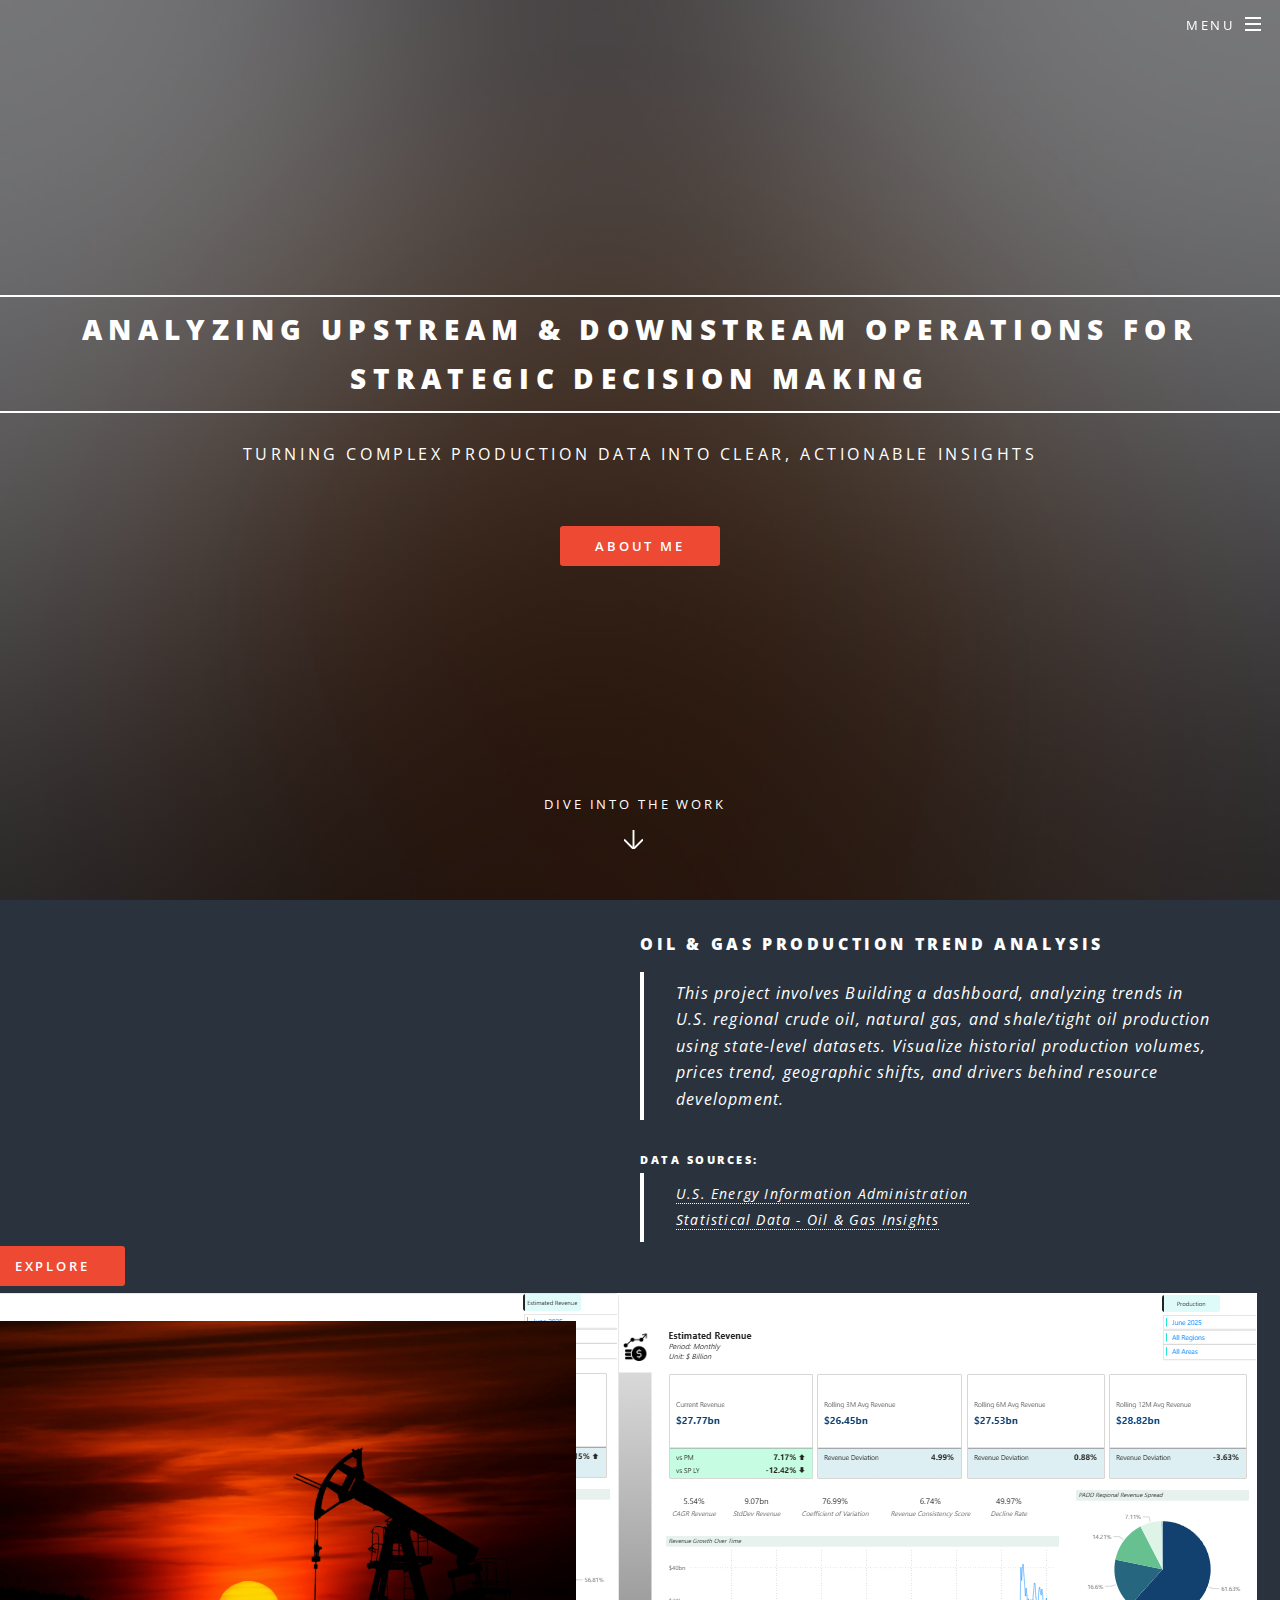
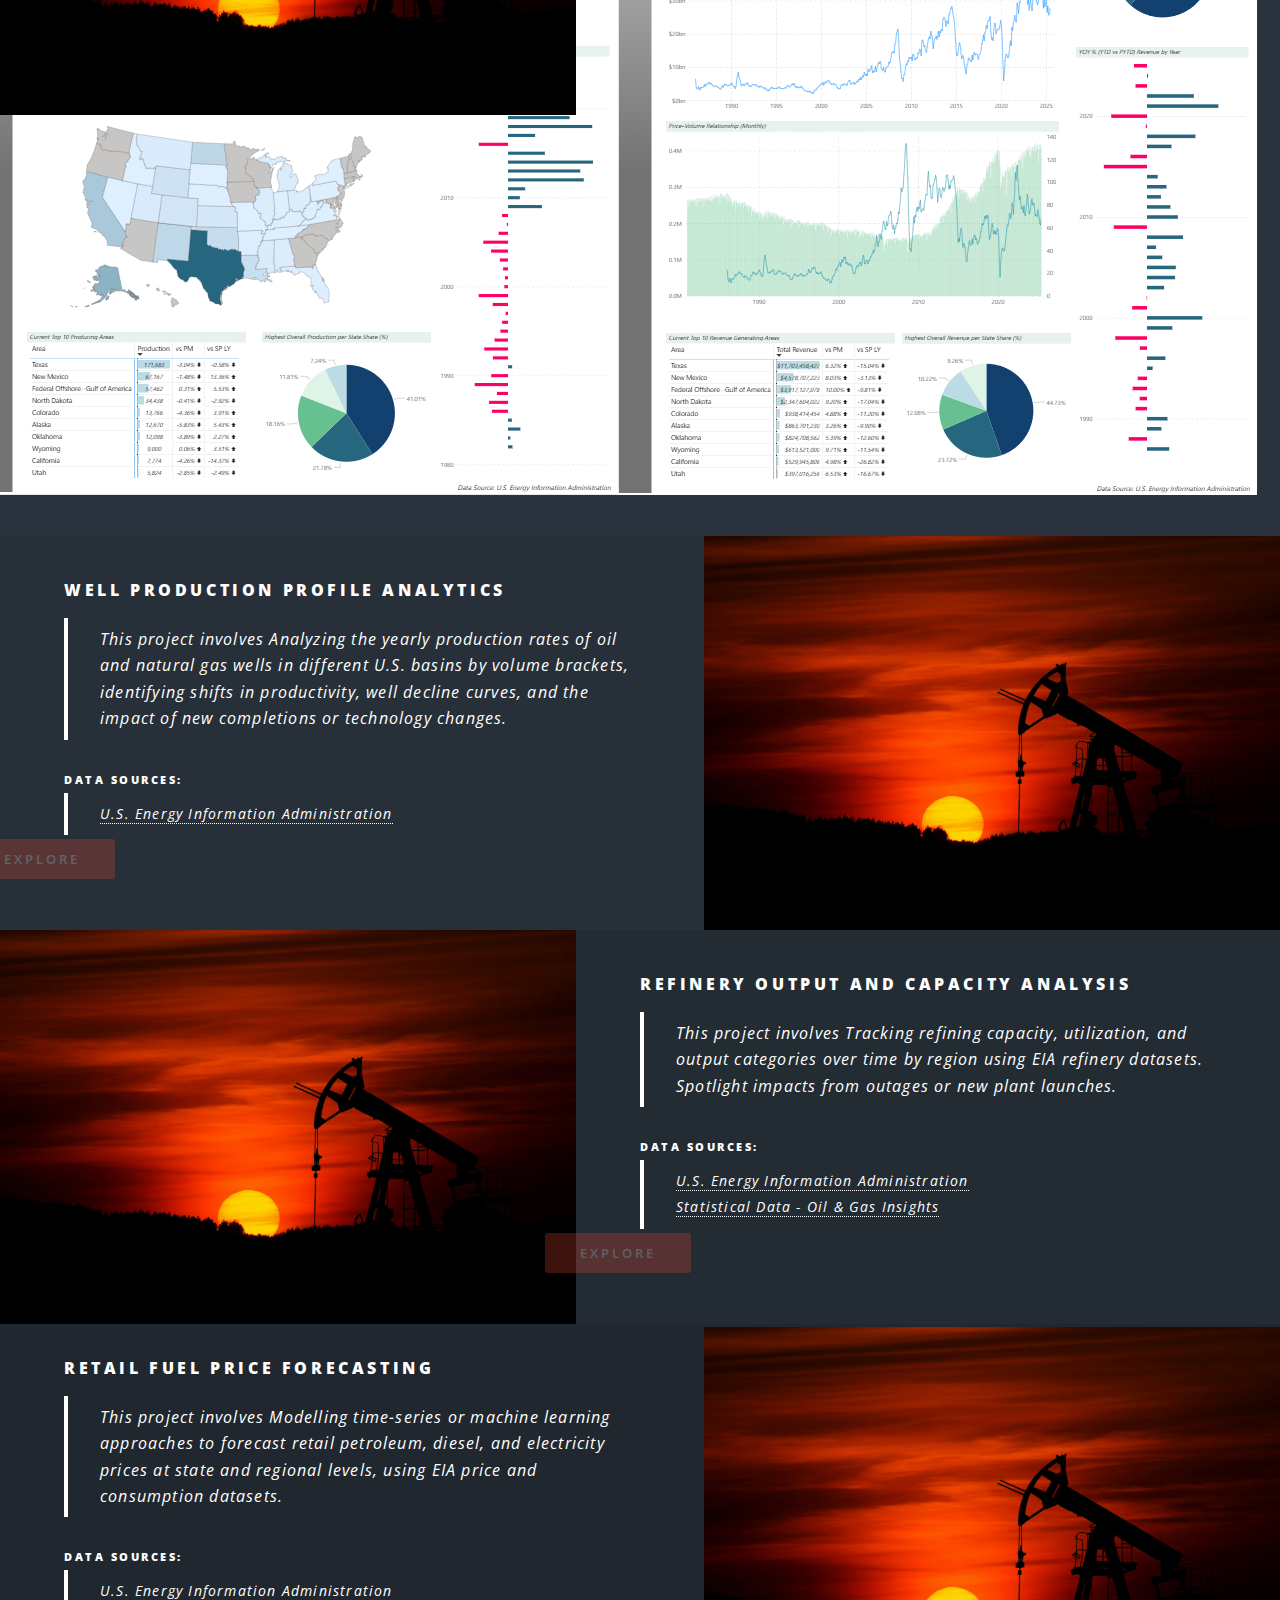
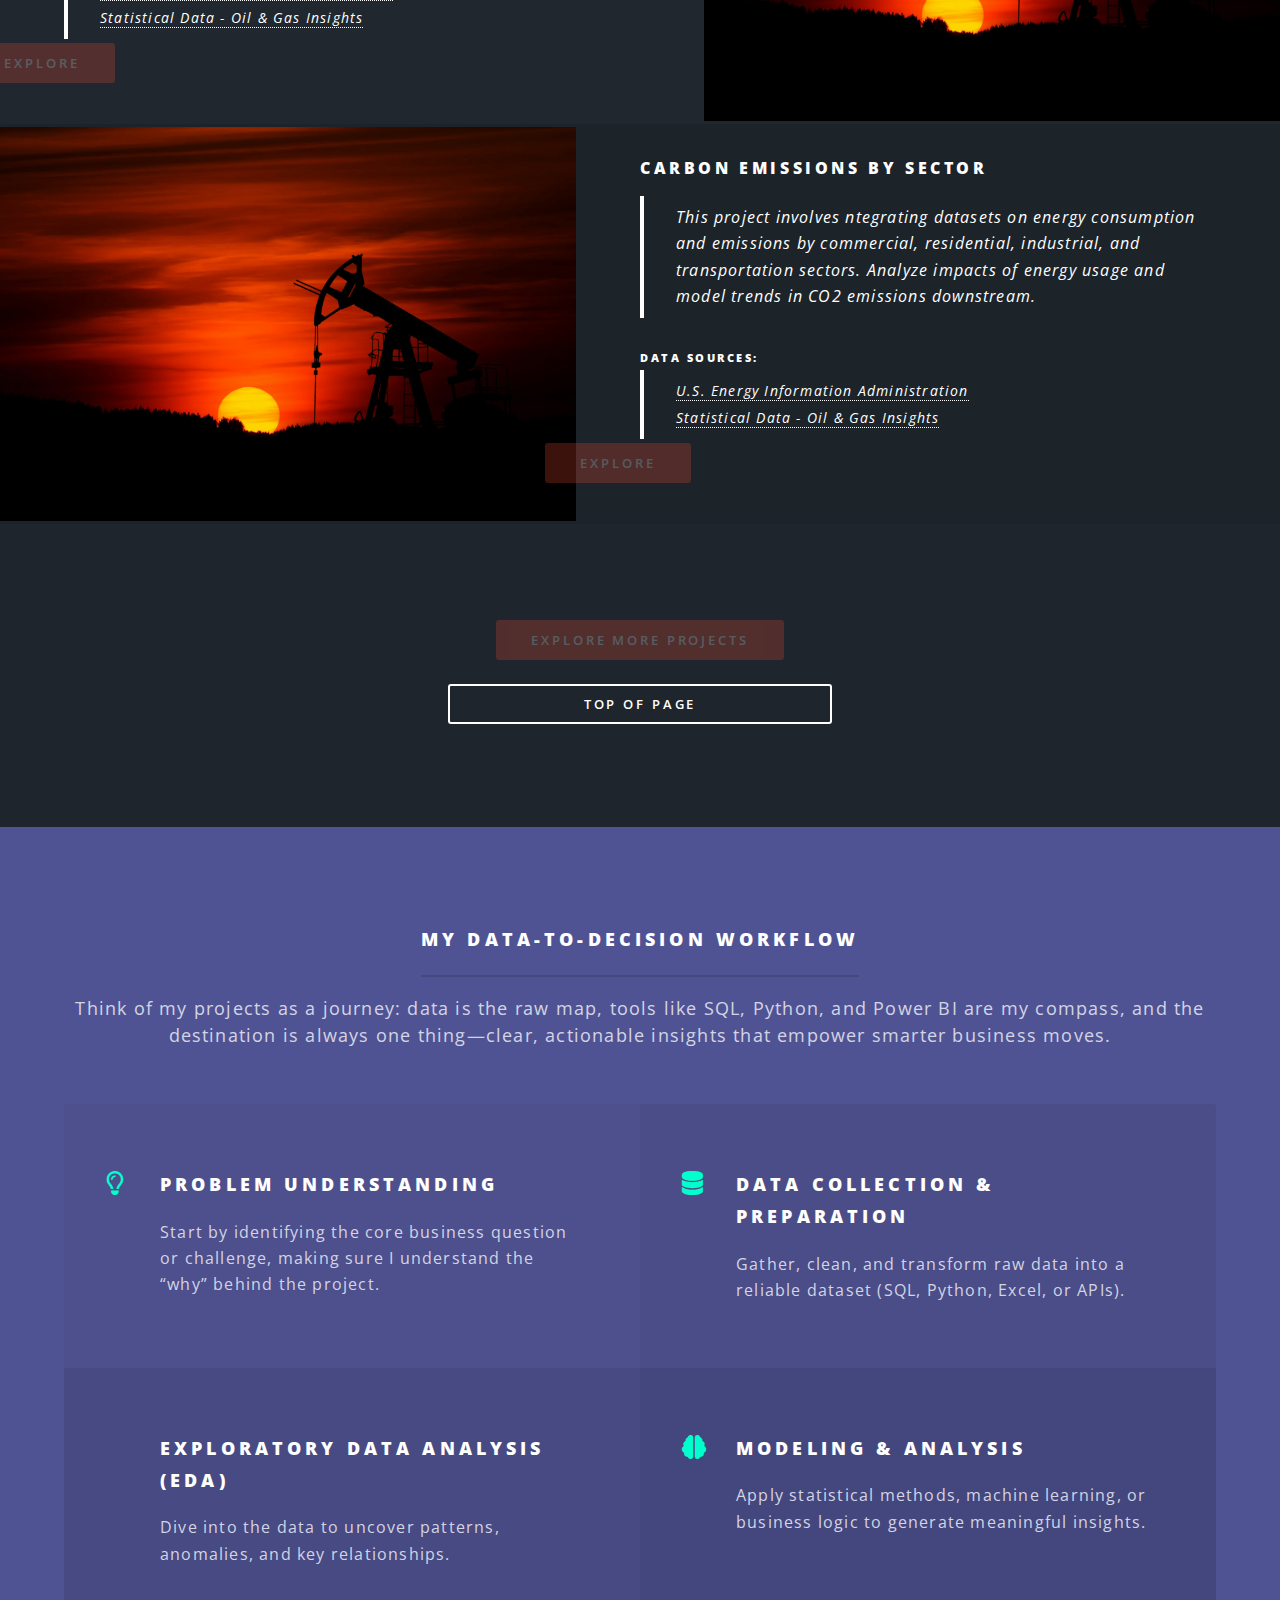
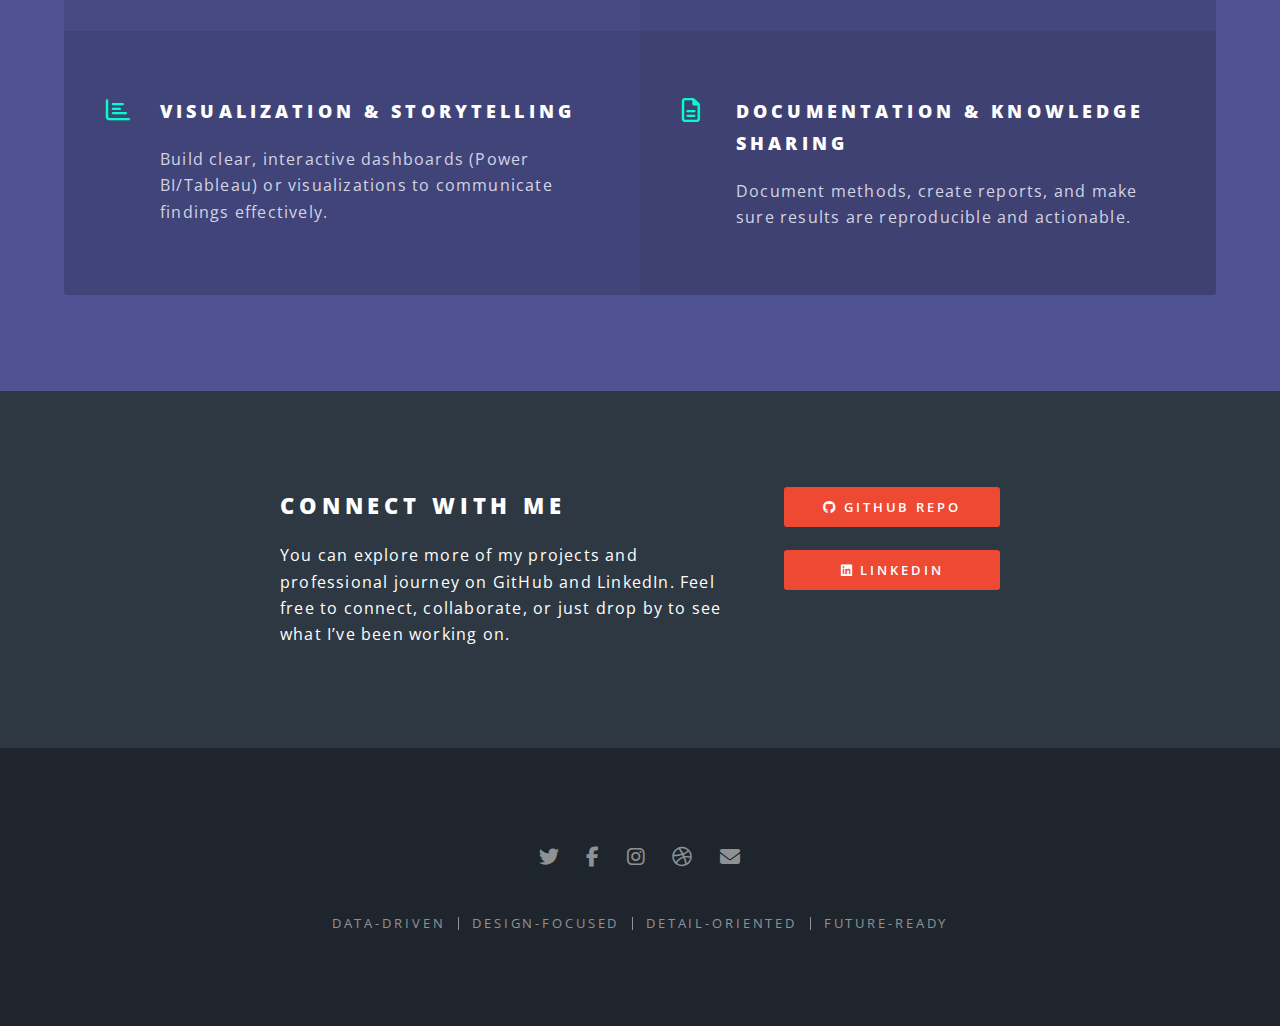
<file: oil_gas.html>
<!DOCTYPE HTML>
<!--
	Spectral by HTML5 UP
	html5up.net | @ajlkn
	Free for personal and commercial use under the CCA 3.0 license (html5up.net/license)
-->
<html>
	<head>
		<title>Projects Portfolio</title>
		<meta charset="utf-8" />
		<meta name="viewport" content="width=device-width, initial-scale=1, user-scalable=no" />
		<link rel="stylesheet" href="assets/css/main.css" />
		<link rel="stylesheet" href="https://cdnjs.cloudflare.com/ajax/libs/font-awesome/6.5.0/css/all.min.css">
		<noscript><link rel="stylesheet" href="assets/css/noscript.css" /></noscript>
	</head>
	<body class="landing is-preload">

		<!-- Page Wrapper -->
			<div id="page-wrapper">

				<!-- Header -->
					<header id="header" class="alt">
						<h1><a href="index.html">Projects Portfolio</a></h1>
						<nav id="nav">
							<ul>
								<li class="special">
									<a href="#menu" class="menuToggle"><span>Menu</Menu></span></a>
									<div id="menu">
										<ul>
											<li><a href="index.html">Projects Portfolio</a></li>
                                            <li><a href="Inprogress.html">Work in progress</a></li>
											<li><a href="upcoming.html">Future Projects</a></li>
											<li><a href="generic.html">About Me</a></li>
											<!--<li><a href="elements.html">Elements</a></li>
											<li><a href="https://github.com/farhanshk2312">Github Repo</a></li>
											<li><a href="https://www.linkedin.com/in/dawood-shaikh-21310747/">LinkedIn Page</a></li>-->
										</ul>
									</div>
								</li>
							</ul>
						</nav>
					</header>

				<!-- Banner -->
					<section id="banner">
						<div class="inner">
							<h2>Analyzing upstream & downstream operations for strategic decision making</h2>
							<p>Turning complex production data into clear, actionable insights<br /><br />
							<!--<h1>My Work in Action</h1><br />-->
							
							<!--crafted by <a href="http://html5up.net">HTML5 UP</a>.</p>-->
							<ul class="actions special">
								<li><a href="generic.html" class="button primary">About Me</a></li>
							</ul>
							<!--<img src="images/code.svg" alt="Python Logo" width="95" height="95">
							<img src="images/report.svg" alt="Python Logo" width="30" height="30">
							<img src="images/Database.svg" alt="Python Logo" width="30" height="30">
							<img src="images/vscode.svg" alt="Python Logo" width="30" height="30">
							<img src="images/git.svg" alt="Python Logo" width="30" height="30">-->

						</div>
						<a href="#one" class="more scrolly">Dive Into the Work</a>
					</section>

				<!-- Two -->
					<section id="two" class="wrapper alt style2">
						<section class="spotlight">
							<div class="image"><img src="images/Crude.jpg" alt="" /></div><div class="content">
								<h4>Oil & Gas Production Trend Analysis<br />
								<!--sed ullamcorper</h2>--></h4>
								<blockquote>This project involves Building a dashboard, analyzing trends in U.S. regional crude oil, natural gas, and shale/tight oil production using state-level datasets. Visualize historial production volumes, prices trend, geographic shifts, and drivers behind resource development.</blockquote>
							    <h6 style="text-align: left; margin-left: 0; margin: 0px 0;">Data Sources:</h6>

                                <blockquote style="text-align: left; margin-left: 0; margin: 4px 0;">
                                <p style="font-size: 14px; margin: 0px 0;"><a href="https://www.eia.gov/" target="_blank">U.S. Energy Information Administration</a></p>
                                <p style="font-size: 14px; margin: 0px 0;"><a href="https://guides.loc.gov/oil-and-gas-industry/statistical-data" target="_blank">Statistical Data - Oil & Gas Insights</a></p>
                                </blockquote>
                            
                                <ul class="actions special">
								<li style="margin-right: 620px;"><div class="button-container"><a href="https://github.com/farhanshk2312/Analyzing-Oil-Production-Performance-Trends" class="button primary">Explore</a><img src="images/PBI_Crude.png" alt="Project Preview"></div></li>
							</ul>
							</div>
						</section>

                        <section class="spotlight">
							<div class="image"><img src="images/Crude.jpg" alt="" /></div><div class="content">
								<h4>Well Production Profile Analytics<br />
								<!--sed ullamcorper</h2>--></h4>
								<blockquote>This project involves Analyzing the yearly production rates of oil and natural gas wells in different U.S. basins by volume brackets, identifying shifts in productivity, well decline curves, and the impact of new completions or technology changes.</blockquote>
							    <h6 style="text-align: left; margin-left: 0; margin: 0px 0;">Data Sources:</h6>

                                <blockquote style="text-align: left; margin-left: 0; margin: 4px 0;">
                                <p style="font-size: 14px; margin: 0px 0;"><a href="https://www.eia.gov/petroleum/wells/" target="_blank">U.S. Energy Information Administration</a></p>
                                
                                </blockquote>
                            
                                <ul class="actions special">
								<li style="margin-right: 620px;"><a href="" class="button primary disabled">Explore</a></li>
							</ul>
							</div>
						</section>

                        <section class="spotlight">
							<div class="image"><img src="images/Crude.jpg" alt="" /></div><div class="content">
								<h4>Refinery Output and Capacity Analysis<br />
								<!--sed ullamcorper</h2>--></h4>
								<blockquote>This project involves Tracking refining capacity, utilization, and output categories over time by region using EIA refinery datasets. Spotlight impacts from outages or new plant launches.</blockquote>
							    <h6 style="text-align: left; margin-left: 0; margin: 0px 0;">Data Sources:</h6>

                                <blockquote style="text-align: left; margin-left: 0; margin: 4px 0;">
                                <p style="font-size: 14px; margin: 0px 0;"><a href="https://www.eia.gov/petroleum/data.php#refining" target="_blank">U.S. Energy Information Administration</a></p>
                                 <p style="font-size: 14px; margin: 0px 0;"><a href="https://guides.loc.gov/oil-and-gas-industry/statistical-data" target="_blank">Statistical Data - Oil & Gas Insights</a></p>
                                </blockquote>
                            
                                <ul class="actions special">
								<li style="margin-right: 620px;"><a href="https://github.com/farhanshk2312/Analyzing-Oil-Production-Performance-Trends" class="button primary disabled">Explore</a></li>
							</ul>
							</div>
						</section>

                        <section class="spotlight">
							<div class="image"><img src="images/Crude.jpg" alt="" /></div><div class="content">
								<h4>Retail Fuel Price Forecasting<br />
								<!--sed ullamcorper</h2>--></h4>
								<blockquote>This project involves Modelling time-series or machine learning approaches to forecast retail petroleum, diesel, and electricity prices at state and regional levels, using EIA price and consumption datasets.</blockquote>
							    <h6 style="text-align: left; margin-left: 0; margin: 0px 0;">Data Sources:</h6>

                                <blockquote style="text-align: left; margin-left: 0; margin: 4px 0;">
                                <p style="font-size: 14px; margin: 0px 0;"><a href="https://www.eia.gov/petroleum/gasdiesel/" target="_blank">U.S. Energy Information Administration</a></p>
                                 <p style="font-size: 14px; margin: 0px 0;"><a href="https://guides.loc.gov/oil-and-gas-industry/statistical-data" target="_blank">Statistical Data - Oil & Gas Insights</a></p>
                                </blockquote>
                            
                                <ul class="actions special">
								<li style="margin-right: 620px;"><a href="https://github.com/farhanshk2312/Analyzing-Oil-Production-Performance-Trends" class="button primary disabled">Explore</a></li>
							</ul>
							</div>
						</section>

                        <section class="spotlight">
							<div class="image"><img src="images/Crude.jpg" alt="" /></div><div class="content">
								<h4>Carbon Emissions by Sector<br />
								<!--sed ullamcorper</h2>--></h4>
								<blockquote>This project involves ntegrating datasets on energy consumption and emissions by commercial, residential, industrial, and transportation sectors. Analyze impacts of energy usage and model trends in CO2 emissions downstream.</blockquote>
							    <h6 style="text-align: left; margin-left: 0; margin: 0px 0;">Data Sources:</h6>

                                <blockquote style="text-align: left; margin-left: 0; margin: 4px 0;">
                                <p style="font-size: 14px; margin: 0px 0;"><a href="https://www.eia.gov/" target="_blank">U.S. Energy Information Administration</a></p>
                                <p style="font-size: 14px; margin: 0px 0;"><a href="https://guides.loc.gov/oil-and-gas-industry/statistical-data" target="_blank">Statistical Data - Oil & Gas Insights</a></p>
                                
                                </blockquote>
                            
                                <ul class="actions special">
								<li style="margin-right: 620px;"><a href="https://github.com/farhanshk2312/Analyzing-Oil-Production-Performance-Trends" class="button primary disabled">Explore</a></li>
							</ul>
							</div>
						</section>
					</section>	
						
					<!-- Footer -->
					<footer id="footer">
					<div class="col-6 col-12-medium">
											<ul class="actions stacked">
												<li><a href="Page_2.html" class="button primary disabled">Explore More Projects</a></li>
												<li><a href="#" class="button fit">Top of Page</a></li>
					</footer>

									

				<!-- Three -->
					<section id="three" class="wrapper style3 special">
						<div class="inner">
							<header class="major">
								<h3>My Data-to-Decision Workflow</h3>
								<p>Think of my projects as a journey: data is the raw map, tools like SQL, Python, and Power BI are my compass,
								and the destination is always one thing—clear, actionable insights that empower smarter business moves.</p>
							</header>
							<ul class="features">
								<li class="icon fa-lightbulb">
									<h3>Problem Understanding</h3>
									<p>Start by identifying the core business question or challenge, making sure I understand the “why” behind the project.</p>
								</li>
								<li class="icon solid fa-database">
									<h3>Data Collection & Preparation</h3>
									<p>Gather, clean, and transform raw data into a reliable dataset (SQL, Python, Excel, or APIs).</p>
								</li>
								<li class="icon solid fa-magnifying-glass-chart">
									<h3>Exploratory Data Analysis (EDA)</h3>
									<p>Dive into the data to uncover patterns, anomalies, and key relationships.</p>
								</li>
								<li class="icon solid fa-brain">
									<h3>Modeling & Analysis</h3>
									<p>Apply statistical methods, machine learning, or business logic to generate meaningful insights.</p>
								</li>
								<li class="icon fa-chart-bar">
									<h3>Visualization & Storytelling</h3>
									<p>Build clear, interactive dashboards (Power BI/Tableau) or visualizations to communicate findings effectively.</p>
								</li>
								<li class="icon fa-file-alt">
									<h3>Documentation & Knowledge Sharing</h3>
									<p>Document methods, create reports, and make sure results are reproducible and actionable.</p>
								</li>
							</ul>
						</div>
					</section>

				<!-- CTA -->
					<section id="cta" class="wrapper style4">
						<div class="inner">
							<header>
								<h2>Connect With Me</h2>
								<p>You can explore more of my projects and professional journey on GitHub and LinkedIn. Feel free to connect, collaborate, or just drop by to see what I’ve been working on.</p>
							</header>
							<ul class="actions stacked">
								<li><a href="https://github.com/farhanshk2312" class="button fit primary"><i class="fab fa-github"></i> github repo</a></li>
								<li><a href="https://www.linkedin.com/in/dawood-shaikh-21310747/" class="button fit primary"><i class="fab fa-linkedin"></i> Linkedin</a></li>
							</ul>
						</div>
					</section>

				<!-- Footer -->
					<footer id="footer">
						<ul class="icons">
							<li><a href="#" class="icon brands fa-twitter"><span class="label">Twitter</span></a></li>
							<li><a href="#" class="icon brands fa-facebook-f"><span class="label">Facebook</span></a></li>
							<li><a href="#" class="icon brands fa-instagram"><span class="label">Instagram</span></a></li>
							<li><a href="#" class="icon brands fa-dribbble"><span class="label">Dribbble</span></a></li>
							<li><a href="#" class="icon solid fa-envelope"><span class="label">Email</span></a></li>
						</ul>
						<ul class="copyright">
							<li>Data-driven</li><li>Design-Focused</li><li>Detail-Oriented</li><li>Future-Ready</li>
						</ul>
					</footer>

			</div>

		<!-- Scripts -->
			<script src="assets/js/jquery.min.js"></script>
			<script src="assets/js/jquery.scrollex.min.js"></script>
			<script src="assets/js/jquery.scrolly.min.js"></script>
			<script src="assets/js/browser.min.js"></script>
			<script src="assets/js/breakpoints.min.js"></script>
			<script src="assets/js/util.js"></script>
			<script src="assets/js/main.js"></script>

	</body>
</html>
</file>
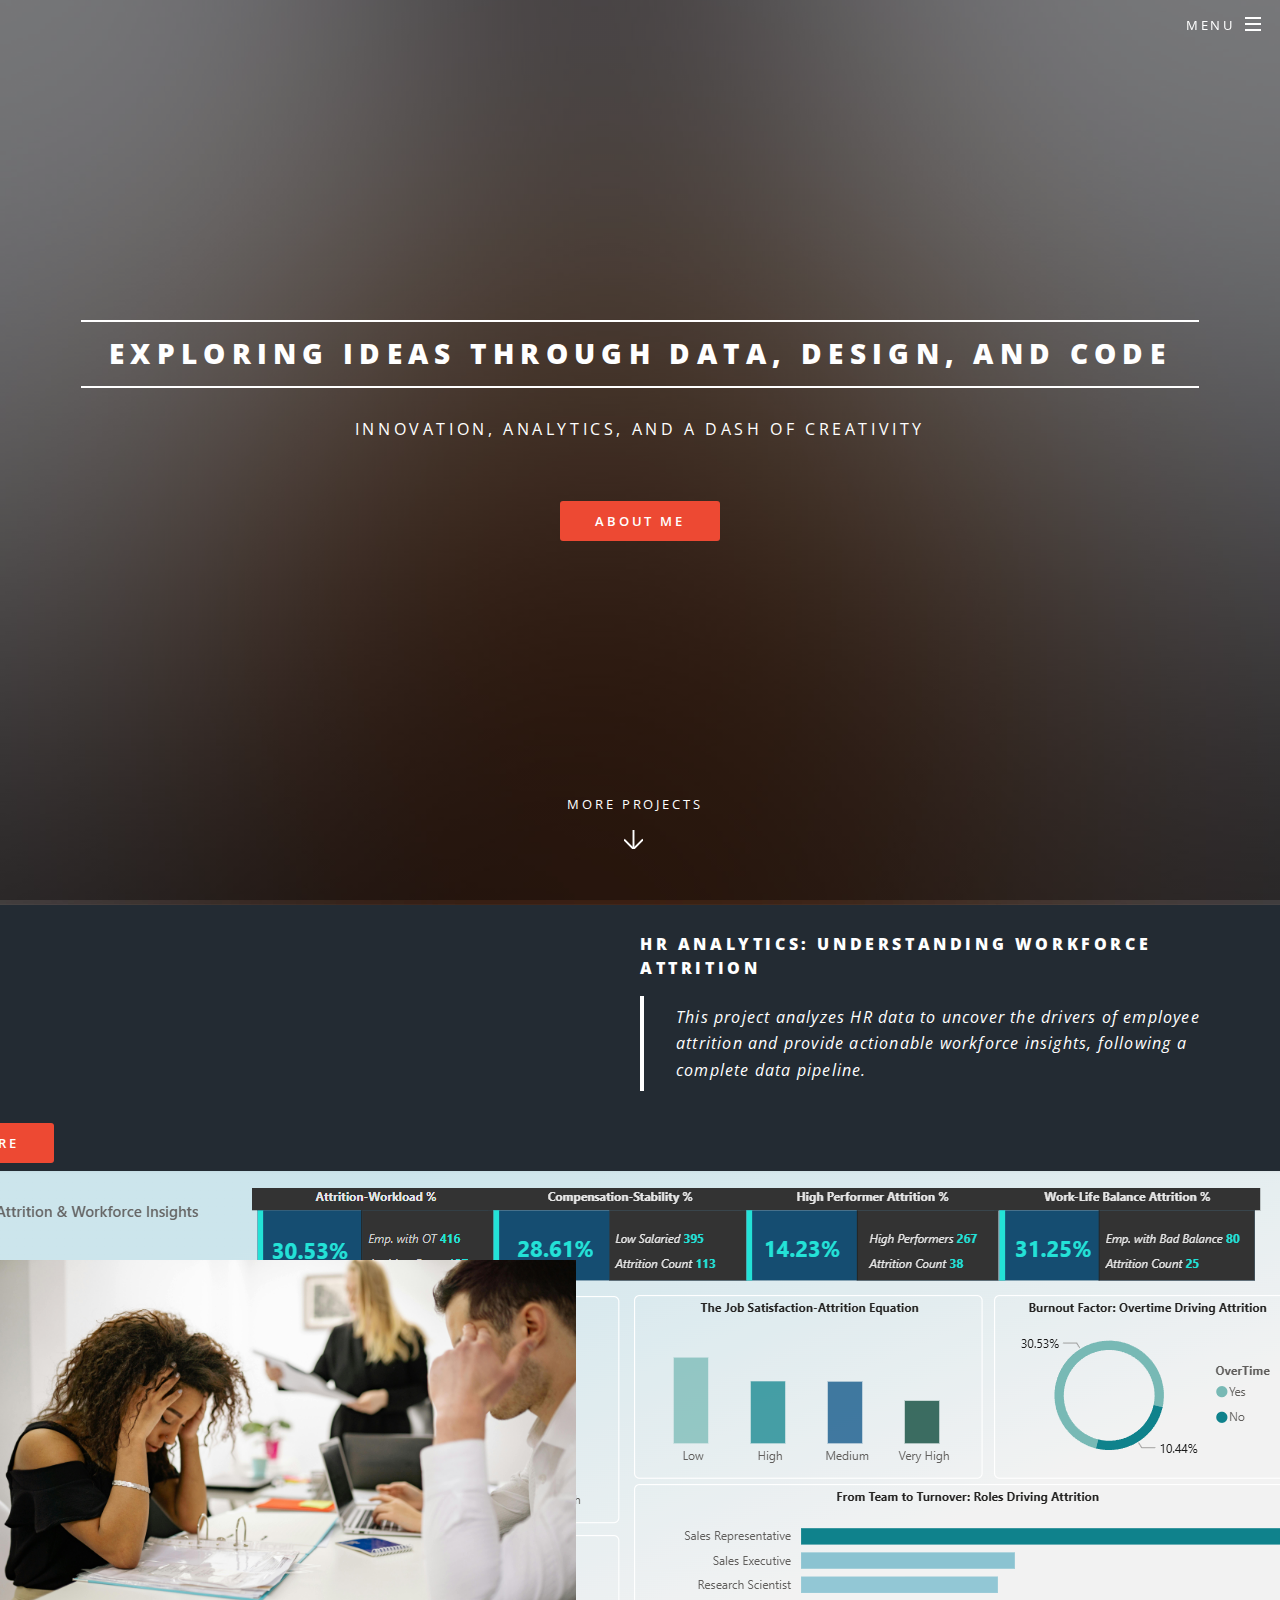
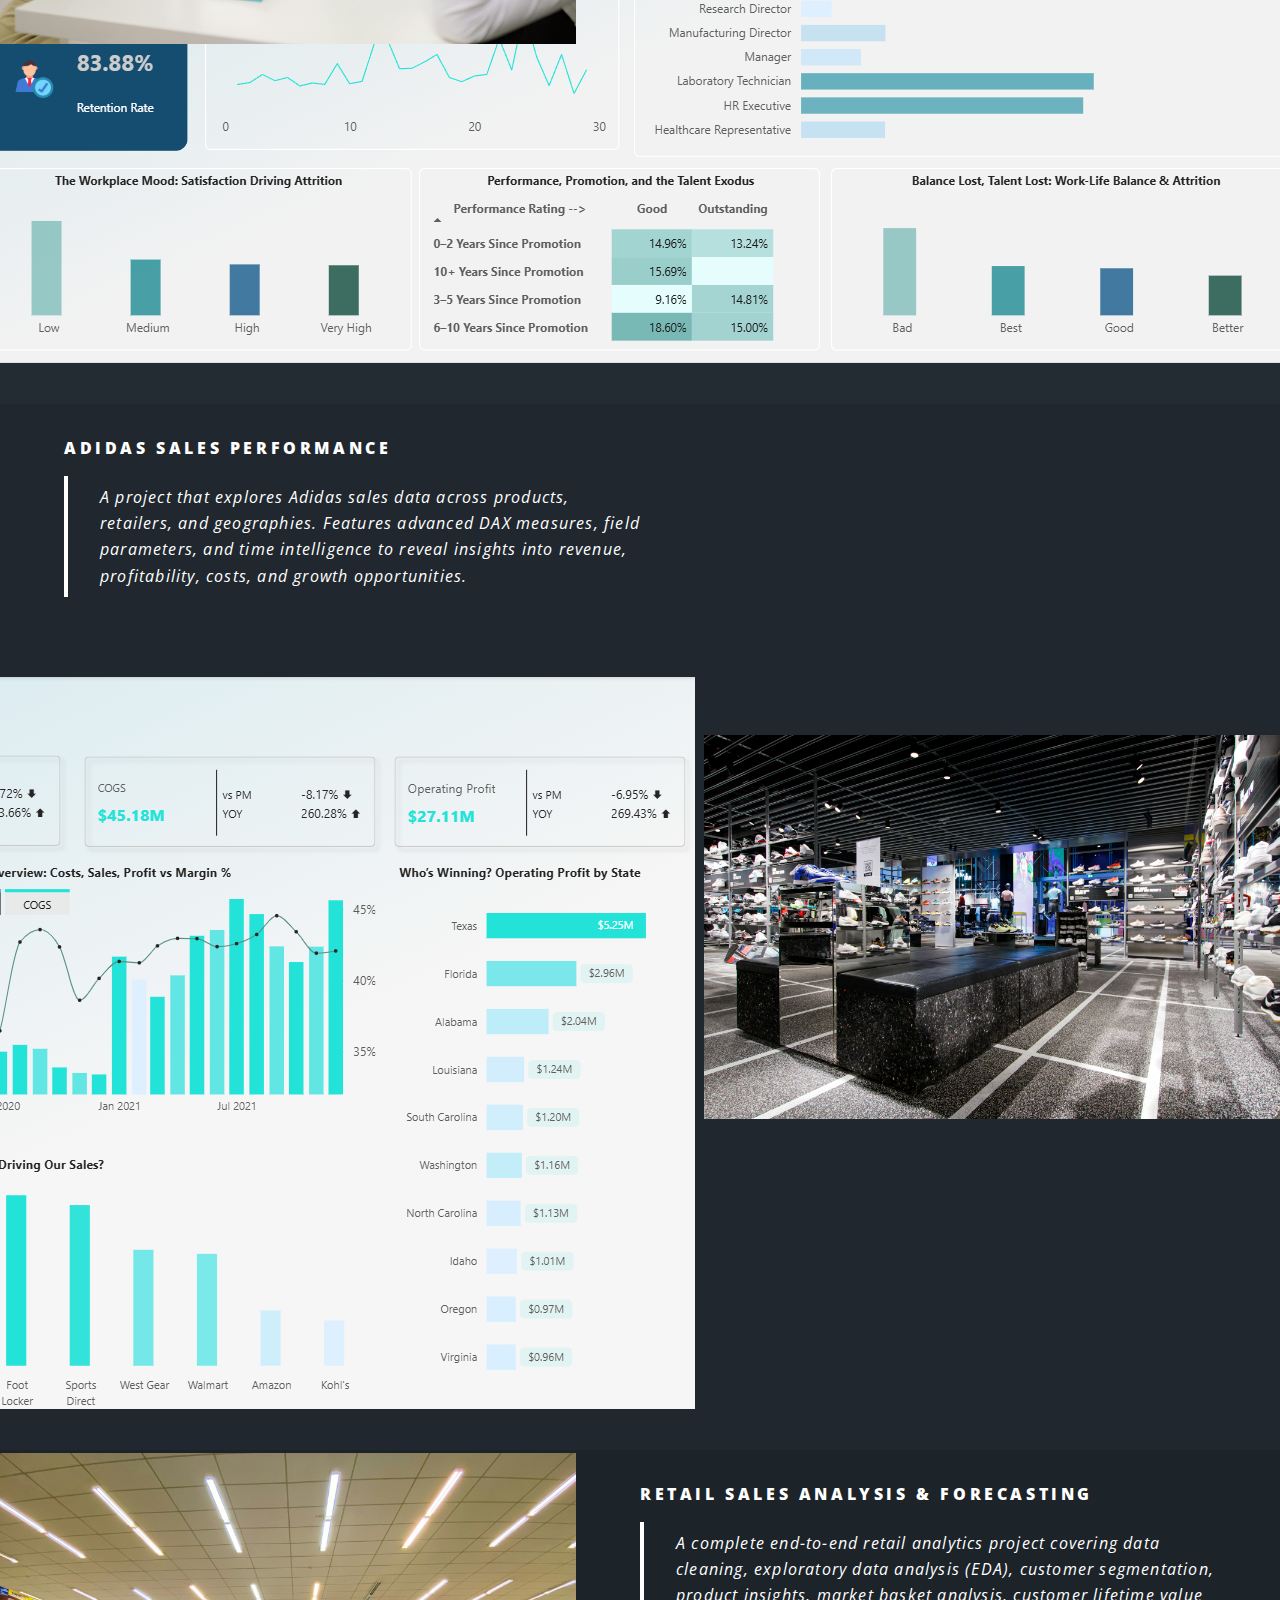
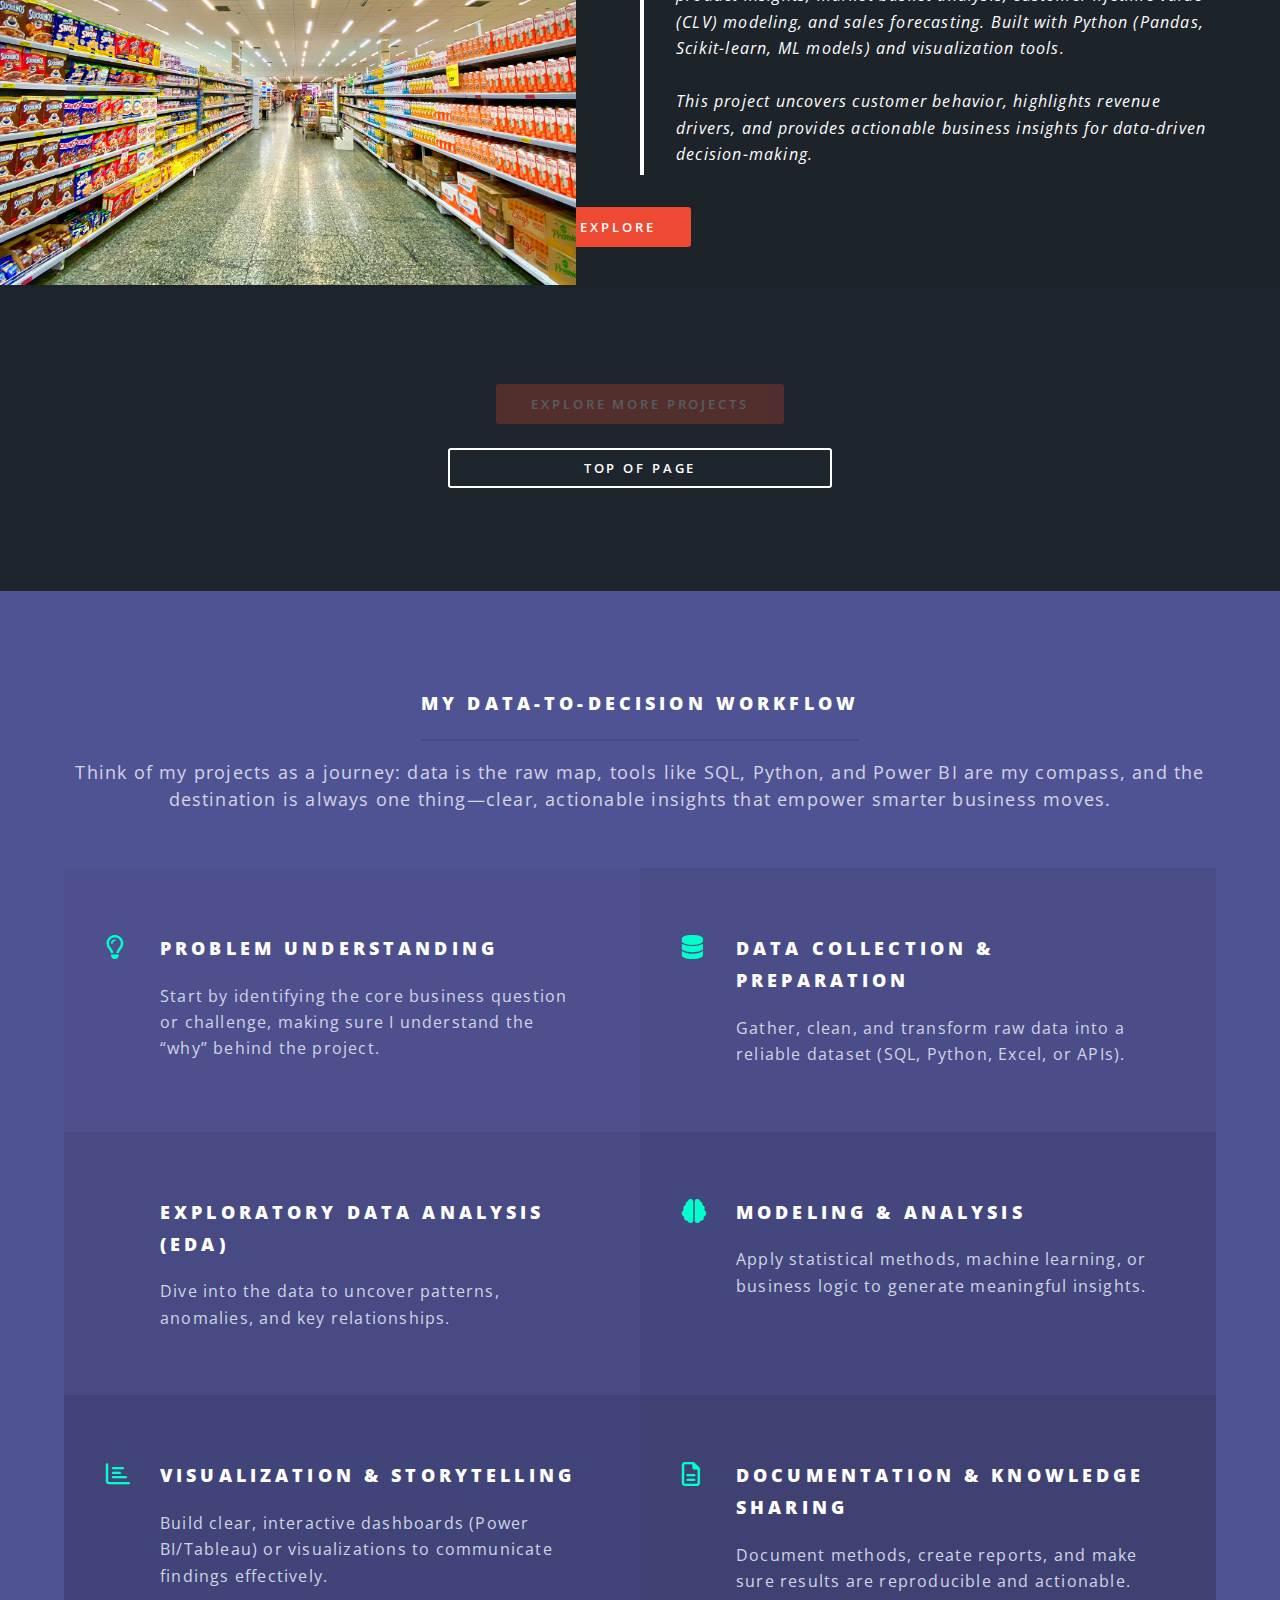
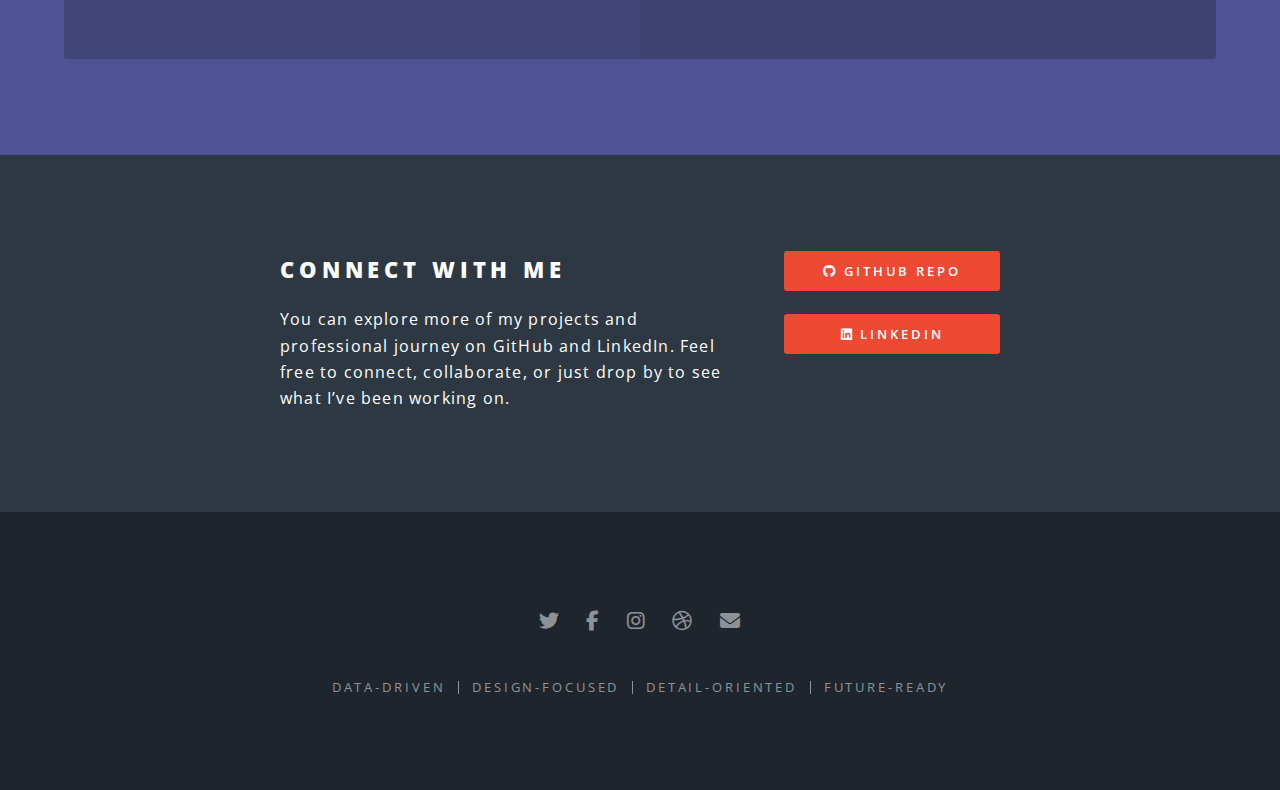
<file: Page_2.html>
<!DOCTYPE HTML>
<!--
	Spectral by HTML5 UP
	html5up.net | @ajlkn
	Free for personal and commercial use under the CCA 3.0 license (html5up.net/license)
-->
<html>
	<head>
		<title>Projects Portfolio</title>
		<meta charset="utf-8" />
		<meta name="viewport" content="width=device-width, initial-scale=1, user-scalable=no" />
		<link rel="stylesheet" href="assets/css/main.css" />
		<link rel="stylesheet" href="https://cdnjs.cloudflare.com/ajax/libs/font-awesome/6.5.0/css/all.min.css">
		<noscript><link rel="stylesheet" href="assets/css/noscript.css" /></noscript>
	</head>
	<body class="landing is-preload">

		<!-- Page Wrapper -->
			<div id="page-wrapper">

				<!-- Header -->
					<header id="header" class="alt">
						<h1><a href="index.html">Projects Portfolio</a></h1>
						<nav id="nav">
							<ul>
								<li class="special">
									<a href="#menu" class="menuToggle"><span>Menu</Menu></span></a>
									<div id="menu">
										<ul>
											<li><a href="index.html">Projects Portfolio</a></li>
											<li><a href="Inprogress.html">Work in progress</a></li>
											<li><a href="upcoming.html">Future Projects</a></li>
											<!--<li><a href="Case_Study.html">Case Studies</a></li>-->
											<li><a href="generic.html">About Me</a></li>
											<!--<li><a href="elements.html">Elements</a></li>
											<li><a href="https://github.com/farhanshk2312">Github Repo</a></li>
											<li><a href="https://www.linkedin.com/in/dawood-shaikh-21310747/">LinkedIn Page</a></li>-->
										</ul>
									</div>
								</li>
							</ul>
						</nav>
					</header>

				<!-- Banner -->
					<section id="banner">
						<div class="inner">
							<h2>Exploring Ideas Through Data, Design, and Code</h2>
							<p>Innovation, Analytics, and a Dash of Creativity<br /><br />
							<!--<h1>My Work in Action</h1><br />-->
							
							<!--crafted by <a href="http://html5up.net">HTML5 UP</a>.</p>-->
							<ul class="actions special">
								<li><a href="generic.html" class="button primary">About Me</a></li>
							</ul>
							<!--<img src="images/code.svg" alt="Python Logo" width="95" height="95">
							<img src="images/report.svg" alt="Python Logo" width="30" height="30">
							<img src="images/Database.svg" alt="Python Logo" width="30" height="30">
							<img src="images/vscode.svg" alt="Python Logo" width="30" height="30">
							<img src="images/git.svg" alt="Python Logo" width="30" height="30">-->

						</div>
						<a href="#one" class="more scrolly">More Projects</a>
					</section>
		        
				<!-- Two -->
					
						<section class="spotlight">
							<div class="image"><img src="images/HR Leaving.jpg" alt="" /></div><div class="content">
								<h4>HR Analytics: Understanding Workforce Attrition<br />
								<!--sed ullamcorper</h2>--></h4>
								<blockquote>This project analyzes HR data to uncover the drivers of employee attrition and provide actionable workforce insights, following a complete data pipeline.</blockquote>
							<ul class="actions special">
								<li style="margin-right: 620px;"><div class="button-container"><a href="https://github.com/farhanshk2312/Employee-Attrition-Study" class="button primary">Explore</a><img src="images/PBI_hr.png" alt="Project Preview"></div></li>
							</ul>
							</div>
						</section>
						<section class="spotlight">
							<div class="image"><img src="images/Adidas.jpg" alt="" /></div><div class="content">
								<h4>Adidas Sales Performance<br />
								<!--sed ullamcorper</h2>--></h4>
								<blockquote>A project that explores Adidas sales data across products, retailers, and geographies. Features advanced DAX measures, field parameters, and time intelligence to reveal insights into revenue, profitability, costs, and growth opportunities.</blockquote>
							<ul class="actions special">
								<li style="margin-right: 620px;"><div class="button-container"><a href="https://github.com/farhanshk2312/Adidas-Sales-Insights" class="button primary">Explore</a><img src="images/PBI_Adidas.png" alt="Project Preview"></div></li>
							</ul>
							</div>
						</section>
						<section class="spotlight">
							<div class="image"><img src="images/Sales.jpg" alt="" /></div><div class="content">
								<h4>Retail Sales Analysis & Forecasting<br />
								<!--sed ullamcorper</h2>--></h4>
								<blockquote>A complete end-to-end retail analytics project covering data cleaning, exploratory data analysis (EDA), customer segmentation, product insights, market basket analysis, customer lifetime value (CLV) modeling, and sales forecasting. Built with Python (Pandas, Scikit-learn, ML models) and visualization tools.<br /><br /> This project uncovers customer behavior, highlights revenue drivers, and provides actionable business insights for data-driven decision-making.</blockquote>
							<ul class="actions special">
								<li style="margin-right: 620px;"><a href="https://github.com/farhanshk2312/Retail-Sales-Forecasting-Market-Basket-Analysis/tree/main" class="button primary">Explore</a></li>
							</ul>
							</div>
						</section>
							
			
									
		<!-- Footer -->
					<footer id="footer">
					<div class="col-6 col-12-medium">
											<ul class="actions stacked">
												<li><a href="Page_2.html" class="button primary disabled">Explore More Projects</a></li>
												<li><a href="#" class="button fit">Top of Page</a></li>
					</footer>
				<!-- Three -->
					<section id="three" class="wrapper style3 special">
						<div class="inner">
							<header class="major">
								<h3>My Data-to-Decision Workflow</h3>
								<p>Think of my projects as a journey: data is the raw map, tools like SQL, Python, and Power BI are my compass,
								and the destination is always one thing—clear, actionable insights that empower smarter business moves.</p>
							</header>
							<ul class="features">
								<li class="icon fa-lightbulb">
									<h3>Problem Understanding</h3>
									<p>Start by identifying the core business question or challenge, making sure I understand the “why” behind the project.</p>
								</li>
								<li class="icon solid fa-database">
									<h3>Data Collection & Preparation</h3>
									<p>Gather, clean, and transform raw data into a reliable dataset (SQL, Python, Excel, or APIs).</p>
								</li>
								<li class="icon solid fa-magnifying-glass-chart">
									<h3>Exploratory Data Analysis (EDA)</h3>
									<p>Dive into the data to uncover patterns, anomalies, and key relationships.</p>
								</li>
								<li class="icon solid fa-brain">
									<h3>Modeling & Analysis</h3>
									<p>Apply statistical methods, machine learning, or business logic to generate meaningful insights.</p>
								</li>
								<li class="icon fa-chart-bar">
									<h3>Visualization & Storytelling</h3>
									<p>Build clear, interactive dashboards (Power BI/Tableau) or visualizations to communicate findings effectively.</p>
								</li>
								<li class="icon fa-file-alt">
									<h3>Documentation & Knowledge Sharing</h3>
									<p>Document methods, create reports, and make sure results are reproducible and actionable.</p>
								</li>
							</ul>
						</div>
					</section>

				<!-- CTA -->
					<section id="cta" class="wrapper style4">
						<div class="inner">
							<header>
								<h2>Connect With Me</h2>
								<p>You can explore more of my projects and professional journey on GitHub and LinkedIn. Feel free to connect, collaborate, or just drop by to see what I’ve been working on.</p>
							</header>
							<ul class="actions stacked">
								<li><a href="https://github.com/farhanshk2312" class="button fit primary"><i class="fab fa-github"></i> github repo</a></li>
								<li><a href="https://www.linkedin.com/in/dawood-shaikh-21310747/" class="button fit primary"><i class="fab fa-linkedin"></i> Linkedin</a></li>
							</ul>
						</div>
					</section>

				<!-- Footer -->
					<footer id="footer">
						<ul class="icons">
							<li><a href="#" class="icon brands fa-twitter"><span class="label">Twitter</span></a></li>
							<li><a href="#" class="icon brands fa-facebook-f"><span class="label">Facebook</span></a></li>
							<li><a href="#" class="icon brands fa-instagram"><span class="label">Instagram</span></a></li>
							<li><a href="#" class="icon brands fa-dribbble"><span class="label">Dribbble</span></a></li>
							<li><a href="#" class="icon solid fa-envelope"><span class="label">Email</span></a></li>
						</ul>
						<ul class="copyright">
							<li>Data-driven</li><li>Design-Focused</li><li>Detail-Oriented</li><li>Future-Ready</li>
						</ul>
					</footer>

			</div>

		<!-- Scripts -->
			<script src="assets/js/jquery.min.js"></script>
			<script src="assets/js/jquery.scrollex.min.js"></script>
			<script src="assets/js/jquery.scrolly.min.js"></script>
			<script src="assets/js/browser.min.js"></script>
			<script src="assets/js/breakpoints.min.js"></script>
			<script src="assets/js/util.js"></script>
			<script src="assets/js/main.js"></script>

	</body>
</html>
</file>
<file: assets/css/noscript.css>
/*
	Spectral by HTML5 UP
	html5up.net | @ajlkn
	Free for personal and commercial use under the CCA 3.0 license (html5up.net/license)
*/

/* Banner */

	body.is-preload #banner h2 {
		-moz-transform: none;
		-webkit-transform: none;
		-ms-transform: none;
		transform: none;
		opacity: 1;
	}

		body.is-preload #banner h2:before, body.is-preload #banner h2:after {
			width: 100%;
		}

	body.is-preload #banner .more {
		-moz-transform: none;
		-webkit-transform: none;
		-ms-transform: none;
		transform: none;
		opacity: 1;
	}

	body.is-preload #banner:after {
		opacity: 0;
	}
</file>
<file: assets/css/main.css>
@import url(fontawesome-all.min.css);
@import url("https://fonts.googleapis.com/css?family=Open+Sans:400,400italic,600,600italic,800,800italic");

/*
	Spectral by HTML5 UP
	html5up.net | @ajlkn
	Free for personal and commercial use under the CCA 3.0 license (html5up.net/license)
*/

html, body, div, span, applet, object,
iframe, h1, h2, h3, h4, h5, h6, p, blockquote,
pre, a, abbr, acronym, address, big, cite,
code, del, dfn, em, img, ins, kbd, q, s, samp,
small, strike, strong, sub, sup, tt, var, b,
u, i, center, dl, dt, dd, ol, ul, li, fieldset,
form, label, legend, table, caption, tbody,
tfoot, thead, tr, th, td, article, aside,
canvas, details, embed, figure, figcaption,
footer, header, hgroup, menu, nav, output, ruby,
section, summary, time, mark, audio, video {
	margin: 0;
	padding: 0;
	border: 0;
	font-size: 100%;
	font: inherit;
	vertical-align: baseline;}

article, aside, details, figcaption, figure,
footer, header, hgroup, menu, nav, section {
	display: block;}

body {
	line-height: 1;
}

ol, ul {
	list-style: none;
}

blockquote, q {
	quotes: none;
}

	blockquote:before, blockquote:after, q:before, q:after {
		content: '';
		content: none;
	}

table {
	border-collapse: collapse;
	border-spacing: 0;
}

body {
	-webkit-text-size-adjust: none;
}

mark {
	background-color: transparent;
	color: inherit;
}

input::-moz-focus-inner {
	border: 0;
	padding: 0;
}

input, select, textarea {
	-moz-appearance: none;
	-webkit-appearance: none;
	-ms-appearance: none;
	appearance: none;
}

/* Basic */

	@-ms-viewport {
		width: device-width;
	}

	html {
		box-sizing: border-box;
	}

	*, *:before, *:after {
		box-sizing: inherit;
	}

	body {
		background: #2e3842;
	}

		body.is-preload *, body.is-preload *:before, body.is-preload *:after {
			-moz-animation: none !important;
			-webkit-animation: none !important;
			-ms-animation: none !important;
			animation: none !important;
			-moz-transition: none !important;
			-webkit-transition: none !important;
			-ms-transition: none !important;
			transition: none !important;
		}

	body, input, select, textarea {
		color: #fff;
		font-family: "Open Sans", Helvetica, sans-serif;
		font-size: 15pt;
		font-weight: 400;
		letter-spacing: 0.075em;
		line-height: 1.65em;
	}

		@media screen and (max-width: 1680px) {

			body, input, select, textarea {
				font-size: 13pt;
			}

		}

		@media screen and (max-width: 1280px) {

			body, input, select, textarea {
				font-size: 12pt;
			}

		}

		@media screen and (max-width: 736px) {

			body, input, select, textarea {
				font-size: 11pt;
				letter-spacing: 0.0375em;
			}

		}

	a {
		-moz-transition: color 0.2s ease, border-bottom-color 0.2s ease;
		-webkit-transition: color 0.2s ease, border-bottom-color 0.2s ease;
		-ms-transition: color 0.2s ease, border-bottom-color 0.2s ease;
		transition: color 0.2s ease, border-bottom-color 0.2s ease;
		border-bottom: dotted 1px;
		color: inherit;
		text-decoration: none;
	}

		a:hover {
			border-bottom-color: transparent;
		}

	strong, b {
		color: #fff;
		font-weight: 600;
	}

	em, i {
		font-style: italic;
	}

	p {
		margin: 0 0 2em 0;
	}

	h1, h2, h3, h4, h5, h6 {
		color: #fff;
		font-weight: 800;
		letter-spacing: 0.225em;
		line-height: 1em;
		margin: 0 0 1em 0;
		text-transform: uppercase;
	}

		h1 a, h2 a, h3 a, h4 a, h5 a, h6 a {
			color: inherit;
			text-decoration: none;
		}

	h2 {
		font-size: 1.35em;
		line-height: 1.75em;
	}

		@media screen and (max-width: 736px) {

			h2 {
				font-size: 1.1em;
				line-height: 1.65em;
			}

		}

	h3 {
		font-size: 1.15em;
		line-height: 1.75em;
	}

		@media screen and (max-width: 736px) {

			h3 {
				font-size: 1em;
				line-height: 1.65em;
			}

		}

	h4 {
		font-size: 1em;
		line-height: 1.5em;
	}

	h5 {
		font-size: 0.8em;
		line-height: 1.5em;
	}

	h6 {
		font-size: 0.7em;
		line-height: 1.5em;
	}

	sub {
		font-size: 0.8em;
		position: relative;
		top: 0.5em;
	}

	sup {
		font-size: 0.8em;
		position: relative;
		top: -0.5em;
	}

	hr {
		border: 0;
		border-bottom: solid 2px #fff;
		margin: 3em 0;
	}

		hr.major {
			margin: 4.5em 0;
		}

	blockquote {
		border-left: solid 4px #fff;
		font-style: italic;
		margin: 0 0 2em 0;
		padding: 0.5em 0 0.5em 2em;
	}

	code {
		background: rgba(144, 144, 144, 0.25);
		border-radius: 3px;
		font-family: "Courier New", monospace;
		font-size: 0.9em;
		letter-spacing: 0;
		margin: 0 0.25em;
		padding: 0.25em 0.65em;
	}

	pre {
		-webkit-overflow-scrolling: touch;
		font-family: "Courier New", monospace;
		font-size: 0.9em;
		margin: 0 0 2em 0;
	}

		pre code {
			display: block;
			line-height: 1.75em;
			padding: 1em 1.5em;
			overflow-x: auto;
		}

	.align-left {
		text-align: left;
	}

	.align-center {
		text-align: center;
	}

	.align-right {
		text-align: right;
	}

/* Row */

	.row {
		display: flex;
		flex-wrap: wrap;
		box-sizing: border-box;
		align-items: stretch;
	}

		.row > * {
			box-sizing: border-box;
		}

		.row.gtr-uniform > * > :last-child {
			margin-bottom: 0;
		}

		.row.aln-left {
			justify-content: flex-start;
		}

		.row.aln-center {
			justify-content: center;
		}

		.row.aln-right {
			justify-content: flex-end;
		}

		.row.aln-top {
			align-items: flex-start;
		}

		.row.aln-middle {
			align-items: center;
		}

		.row.aln-bottom {
			align-items: flex-end;
		}

		.row > .imp {
			order: -1;
		}

		.row > .col-1 {
			width: 8.33333%;
		}

		.row > .off-1 {
			margin-left: 8.33333%;
		}

		.row > .col-2 {
			width: 16.66667%;
		}

		.row > .off-2 {
			margin-left: 16.66667%;
		}

		.row > .col-3 {
			width: 25%;
		}

		.row > .off-3 {
			margin-left: 25%;
		}

		.row > .col-4 {
			width: 33.33333%;
		}

		.row > .off-4 {
			margin-left: 33.33333%;
		}

		.row > .col-5 {
			width: 41.66667%;
		}

		.row > .off-5 {
			margin-left: 41.66667%;
		}

		.row > .col-6 {
			width: 50%;
		}

		.row > .off-6 {
			margin-left: 50%;
		}

		.row > .col-7 {
			width: 58.33333%;
		}

		.row > .off-7 {
			margin-left: 58.33333%;
		}

		.row > .col-8 {
			width: 66.66667%;
		}

		.row > .off-8 {
			margin-left: 66.66667%;
		}

		.row > .col-9 {
			width: 75%;
		}

		.row > .off-9 {
			margin-left: 75%;
		}

		.row > .col-10 {
			width: 83.33333%;
		}

		.row > .off-10 {
			margin-left: 83.33333%;
		}

		.row > .col-11 {
			width: 91.66667%;
		}

		.row > .off-11 {
			margin-left: 91.66667%;
		}

		.row > .col-12 {
			width: 100%;
		}

		.row > .off-12 {
			margin-left: 100%;
		}

		.row.gtr-0 {
			margin-top: 0;
			margin-left: 0em;
		}

			.row.gtr-0 > * {
				padding: 0 0 0 0em;
			}

			.row.gtr-0.gtr-uniform {
				margin-top: 0em;
			}

				.row.gtr-0.gtr-uniform > * {
					padding-top: 0em;
				}

		.row.gtr-25 {
			margin-top: 0;
			margin-left: -0.375em;
		}

			.row.gtr-25 > * {
				padding: 0 0 0 0.375em;
			}

			.row.gtr-25.gtr-uniform {
				margin-top: -0.375em;
			}

				.row.gtr-25.gtr-uniform > * {
					padding-top: 0.375em;
				}

		.row.gtr-50 {
			margin-top: 0;
			margin-left: -0.75em;
		}

			.row.gtr-50 > * {
				padding: 0 0 0 0.75em;
			}

			.row.gtr-50.gtr-uniform {
				margin-top: -0.75em;
			}

				.row.gtr-50.gtr-uniform > * {
					padding-top: 0.75em;
				}

		.row {
			margin-top: 0;
			margin-left: -1.5em;
		}

			.row > * {
				padding: 0 0 0 1.5em;
			}

			.row.gtr-uniform {
				margin-top: -1.5em;
			}

				.row.gtr-uniform > * {
					padding-top: 1.5em;
				}

		.row.gtr-150 {
			margin-top: 0;
			margin-left: -2.25em;
		}

			.row.gtr-150 > * {
				padding: 0 0 0 2.25em;
			}

			.row.gtr-150.gtr-uniform {
				margin-top: -2.25em;
			}

				.row.gtr-150.gtr-uniform > * {
					padding-top: 2.25em;
				}

		.row.gtr-200 {
			margin-top: 0;
			margin-left: -3em;
		}

			.row.gtr-200 > * {
				padding: 0 0 0 3em;
			}

			.row.gtr-200.gtr-uniform {
				margin-top: -3em;
			}

				.row.gtr-200.gtr-uniform > * {
					padding-top: 3em;
				}

		@media screen and (max-width: 1680px) {

			.row {
				display: flex;
				flex-wrap: wrap;
				box-sizing: border-box;
				align-items: stretch;
			}

				.row > * {
					box-sizing: border-box;
				}

				.row.gtr-uniform > * > :last-child {
					margin-bottom: 0;
				}

				.row.aln-left {
					justify-content: flex-start;
				}

				.row.aln-center {
					justify-content: center;
				}

				.row.aln-right {
					justify-content: flex-end;
				}

				.row.aln-top {
					align-items: flex-start;
				}

				.row.aln-middle {
					align-items: center;
				}

				.row.aln-bottom {
					align-items: flex-end;
				}

				.row > .imp-xlarge {
					order: -1;
				}

				.row > .col-1-xlarge {
					width: 8.33333%;
				}

				.row > .off-1-xlarge {
					margin-left: 8.33333%;
				}

				.row > .col-2-xlarge {
					width: 16.66667%;
				}

				.row > .off-2-xlarge {
					margin-left: 16.66667%;
				}

				.row > .col-3-xlarge {
					width: 25%;
				}

				.row > .off-3-xlarge {
					margin-left: 25%;
				}

				.row > .col-4-xlarge {
					width: 33.33333%;
				}

				.row > .off-4-xlarge {
					margin-left: 33.33333%;
				}

				.row > .col-5-xlarge {
					width: 41.66667%;
				}

				.row > .off-5-xlarge {
					margin-left: 41.66667%;
				}

				.row > .col-6-xlarge {
					width: 50%;
				}

				.row > .off-6-xlarge {
					margin-left: 50%;
				}

				.row > .col-7-xlarge {
					width: 58.33333%;
				}

				.row > .off-7-xlarge {
					margin-left: 58.33333%;
				}

				.row > .col-8-xlarge {
					width: 66.66667%;
				}

				.row > .off-8-xlarge {
					margin-left: 66.66667%;
				}

				.row > .col-9-xlarge {
					width: 75%;
				}

				.row > .off-9-xlarge {
					margin-left: 75%;
				}

				.row > .col-10-xlarge {
					width: 83.33333%;
				}

				.row > .off-10-xlarge {
					margin-left: 83.33333%;
				}

				.row > .col-11-xlarge {
					width: 91.66667%;
				}

				.row > .off-11-xlarge {
					margin-left: 91.66667%;
				}

				.row > .col-12-xlarge {
					width: 100%;
				}

				.row > .off-12-xlarge {
					margin-left: 100%;
				}

				.row.gtr-0 {
					margin-top: 0;
					margin-left: 0em;
				}

					.row.gtr-0 > * {
						padding: 0 0 0 0em;
					}

					.row.gtr-0.gtr-uniform {
						margin-top: 0em;
					}

						.row.gtr-0.gtr-uniform > * {
							padding-top: 0em;
						}

				.row.gtr-25 {
					margin-top: 0;
					margin-left: -0.375em;
				}

					.row.gtr-25 > * {
						padding: 0 0 0 0.375em;
					}

					.row.gtr-25.gtr-uniform {
						margin-top: -0.375em;
					}

						.row.gtr-25.gtr-uniform > * {
							padding-top: 0.375em;
						}

				.row.gtr-50 {
					margin-top: 0;
					margin-left: -0.75em;
				}

					.row.gtr-50 > * {
						padding: 0 0 0 0.75em;
					}

					.row.gtr-50.gtr-uniform {
						margin-top: -0.75em;
					}

						.row.gtr-50.gtr-uniform > * {
							padding-top: 0.75em;
						}

				.row {
					margin-top: 0;
					margin-left: -1.5em;
				}

					.row > * {
						padding: 0 0 0 1.5em;
					}

					.row.gtr-uniform {
						margin-top: -1.5em;
					}

						.row.gtr-uniform > * {
							padding-top: 1.5em;
						}

				.row.gtr-150 {
					margin-top: 0;
					margin-left: -2.25em;
				}

					.row.gtr-150 > * {
						padding: 0 0 0 2.25em;
					}

					.row.gtr-150.gtr-uniform {
						margin-top: -2.25em;
					}

						.row.gtr-150.gtr-uniform > * {
							padding-top: 2.25em;
						}

				.row.gtr-200 {
					margin-top: 0;
					margin-left: -3em;
				}

					.row.gtr-200 > * {
						padding: 0 0 0 3em;
					}

					.row.gtr-200.gtr-uniform {
						margin-top: -3em;
					}

						.row.gtr-200.gtr-uniform > * {
							padding-top: 3em;
						}

		}

		@media screen and (max-width: 1280px) {

			.row {
				display: flex;
				flex-wrap: wrap;
				box-sizing: border-box;
				align-items: stretch;
			}

				.row > * {
					box-sizing: border-box;
				}

				.row.gtr-uniform > * > :last-child {
					margin-bottom: 0;
				}

				.row.aln-left {
					justify-content: flex-start;
				}

				.row.aln-center {
					justify-content: center;
				}

				.row.aln-right {
					justify-content: flex-end;
				}

				.row.aln-top {
					align-items: flex-start;
				}

				.row.aln-middle {
					align-items: center;
				}

				.row.aln-bottom {
					align-items: flex-end;
				}

				.row > .imp-large {
					order: -1;
				}

				.row > .col-1-large {
					width: 8.33333%;
				}

				.row > .off-1-large {
					margin-left: 8.33333%;
				}

				.row > .col-2-large {
					width: 16.66667%;
				}

				.row > .off-2-large {
					margin-left: 16.66667%;
				}

				.row > .col-3-large {
					width: 25%;
				}

				.row > .off-3-large {
					margin-left: 25%;
				}

				.row > .col-4-large {
					width: 33.33333%;
				}

				.row > .off-4-large {
					margin-left: 33.33333%;
				}

				.row > .col-5-large {
					width: 41.66667%;
				}

				.row > .off-5-large {
					margin-left: 41.66667%;
				}

				.row > .col-6-large {
					width: 50%;
				}

				.row > .off-6-large {
					margin-left: 50%;
				}

				.row > .col-7-large {
					width: 58.33333%;
				}

				.row > .off-7-large {
					margin-left: 58.33333%;
				}

				.row > .col-8-large {
					width: 66.66667%;
				}

				.row > .off-8-large {
					margin-left: 66.66667%;
				}

				.row > .col-9-large {
					width: 75%;
				}

				.row > .off-9-large {
					margin-left: 75%;
				}

				.row > .col-10-large {
					width: 83.33333%;
				}

				.row > .off-10-large {
					margin-left: 83.33333%;
				}

				.row > .col-11-large {
					width: 91.66667%;
				}

				.row > .off-11-large {
					margin-left: 91.66667%;
				}

				.row > .col-12-large {
					width: 100%;
				}

				.row > .off-12-large {
					margin-left: 100%;
				}

				.row.gtr-0 {
					margin-top: 0;
					margin-left: 0em;
				}

					.row.gtr-0 > * {
						padding: 0 0 0 0em;
					}

					.row.gtr-0.gtr-uniform {
						margin-top: 0em;
					}

						.row.gtr-0.gtr-uniform > * {
							padding-top: 0em;
						}

				.row.gtr-25 {
					margin-top: 0;
					margin-left: -0.375em;
				}

					.row.gtr-25 > * {
						padding: 0 0 0 0.375em;
					}

					.row.gtr-25.gtr-uniform {
						margin-top: -0.375em;
					}

						.row.gtr-25.gtr-uniform > * {
							padding-top: 0.375em;
						}

				.row.gtr-50 {
					margin-top: 0;
					margin-left: -0.75em;
				}

					.row.gtr-50 > * {
						padding: 0 0 0 0.75em;
					}

					.row.gtr-50.gtr-uniform {
						margin-top: -0.75em;
					}

						.row.gtr-50.gtr-uniform > * {
							padding-top: 0.75em;
						}

				.row {
					margin-top: 0;
					margin-left: -1.5em;
				}

					.row > * {
						padding: 0 0 0 1.5em;
					}

					.row.gtr-uniform {
						margin-top: -1.5em;
					}

						.row.gtr-uniform > * {
							padding-top: 1.5em;
						}

				.row.gtr-150 {
					margin-top: 0;
					margin-left: -2.25em;
				}

					.row.gtr-150 > * {
						padding: 0 0 0 2.25em;
					}

					.row.gtr-150.gtr-uniform {
						margin-top: -2.25em;
					}

						.row.gtr-150.gtr-uniform > * {
							padding-top: 2.25em;
						}

				.row.gtr-200 {
					margin-top: 0;
					margin-left: -3em;
				}

					.row.gtr-200 > * {
						padding: 0 0 0 3em;
					}

					.row.gtr-200.gtr-uniform {
						margin-top: -3em;
					}

						.row.gtr-200.gtr-uniform > * {
							padding-top: 3em;
						}

		}

		@media screen and (max-width: 980px) {

			.row {
				display: flex;
				flex-wrap: wrap;
				box-sizing: border-box;
				align-items: stretch;
			}

				.row > * {
					box-sizing: border-box;
				}

				.row.gtr-uniform > * > :last-child {
					margin-bottom: 0;
				}

				.row.aln-left {
					justify-content: flex-start;
				}

				.row.aln-center {
					justify-content: center;
				}

				.row.aln-right {
					justify-content: flex-end;
				}

				.row.aln-top {
					align-items: flex-start;
				}

				.row.aln-middle {
					align-items: center;
				}

				.row.aln-bottom {
					align-items: flex-end;
				}

				.row > .imp-medium {
					order: -1;
				}

				.row > .col-1-medium {
					width: 8.33333%;
				}

				.row > .off-1-medium {
					margin-left: 8.33333%;
				}

				.row > .col-2-medium {
					width: 16.66667%;
				}

				.row > .off-2-medium {
					margin-left: 16.66667%;
				}

				.row > .col-3-medium {
					width: 25%;
				}

				.row > .off-3-medium {
					margin-left: 25%;
				}

				.row > .col-4-medium {
					width: 33.33333%;
				}

				.row > .off-4-medium {
					margin-left: 33.33333%;
				}

				.row > .col-5-medium {
					width: 41.66667%;
				}

				.row > .off-5-medium {
					margin-left: 41.66667%;
				}

				.row > .col-6-medium {
					width: 50%;
				}

				.row > .off-6-medium {
					margin-left: 50%;
				}

				.row > .col-7-medium {
					width: 58.33333%;
				}

				.row > .off-7-medium {
					margin-left: 58.33333%;
				}

				.row > .col-8-medium {
					width: 66.66667%;
				}

				.row > .off-8-medium {
					margin-left: 66.66667%;
				}

				.row > .col-9-medium {
					width: 75%;
				}

				.row > .off-9-medium {
					margin-left: 75%;
				}

				.row > .col-10-medium {
					width: 83.33333%;
				}

				.row > .off-10-medium {
					margin-left: 83.33333%;
				}

				.row > .col-11-medium {
					width: 91.66667%;
				}

				.row > .off-11-medium {
					margin-left: 91.66667%;
				}

				.row > .col-12-medium {
					width: 100%;
				}

				.row > .off-12-medium {
					margin-left: 100%;
				}

				.row.gtr-0 {
					margin-top: 0;
					margin-left: 0em;
				}

					.row.gtr-0 > * {
						padding: 0 0 0 0em;
					}

					.row.gtr-0.gtr-uniform {
						margin-top: 0em;
					}

						.row.gtr-0.gtr-uniform > * {
							padding-top: 0em;
						}

				.row.gtr-25 {
					margin-top: 0;
					margin-left: -0.375em;
				}

					.row.gtr-25 > * {
						padding: 0 0 0 0.375em;
					}

					.row.gtr-25.gtr-uniform {
						margin-top: -0.375em;
					}

						.row.gtr-25.gtr-uniform > * {
							padding-top: 0.375em;
						}

				.row.gtr-50 {
					margin-top: 0;
					margin-left: -0.75em;
				}

					.row.gtr-50 > * {
						padding: 0 0 0 0.75em;
					}

					.row.gtr-50.gtr-uniform {
						margin-top: -0.75em;
					}

						.row.gtr-50.gtr-uniform > * {
							padding-top: 0.75em;
						}

				.row {
					margin-top: 0;
					margin-left: -1.5em;
				}

					.row > * {
						padding: 0 0 0 1.5em;
					}

					.row.gtr-uniform {
						margin-top: -1.5em;
					}

						.row.gtr-uniform > * {
							padding-top: 1.5em;
						}

				.row.gtr-150 {
					margin-top: 0;
					margin-left: -2.25em;
				}

					.row.gtr-150 > * {
						padding: 0 0 0 2.25em;
					}

					.row.gtr-150.gtr-uniform {
						margin-top: -2.25em;
					}

						.row.gtr-150.gtr-uniform > * {
							padding-top: 2.25em;
						}

				.row.gtr-200 {
					margin-top: 0;
					margin-left: -3em;
				}

					.row.gtr-200 > * {
						padding: 0 0 0 3em;
					}

					.row.gtr-200.gtr-uniform {
						margin-top: -3em;
					}

						.row.gtr-200.gtr-uniform > * {
							padding-top: 3em;
						}

		}

		@media screen and (max-width: 736px) {

			.row {
				display: flex;
				flex-wrap: wrap;
				box-sizing: border-box;
				align-items: stretch;
			}

				.row > * {
					box-sizing: border-box;
				}

				.row.gtr-uniform > * > :last-child {
					margin-bottom: 0;
				}

				.row.aln-left {
					justify-content: flex-start;
				}

				.row.aln-center {
					justify-content: center;
				}

				.row.aln-right {
					justify-content: flex-end;
				}

				.row.aln-top {
					align-items: flex-start;
				}

				.row.aln-middle {
					align-items: center;
				}

				.row.aln-bottom {
					align-items: flex-end;
				}

				.row > .imp-small {
					order: -1;
				}

				.row > .col-1-small {
					width: 8.33333%;
				}

				.row > .off-1-small {
					margin-left: 8.33333%;
				}

				.row > .col-2-small {
					width: 16.66667%;
				}

				.row > .off-2-small {
					margin-left: 16.66667%;
				}

				.row > .col-3-small {
					width: 25%;
				}

				.row > .off-3-small {
					margin-left: 25%;
				}

				.row > .col-4-small {
					width: 33.33333%;
				}

				.row > .off-4-small {
					margin-left: 33.33333%;
				}

				.row > .col-5-small {
					width: 41.66667%;
				}

				.row > .off-5-small {
					margin-left: 41.66667%;
				}

				.row > .col-6-small {
					width: 50%;
				}

				.row > .off-6-small {
					margin-left: 50%;
				}

				.row > .col-7-small {
					width: 58.33333%;
				}

				.row > .off-7-small {
					margin-left: 58.33333%;
				}

				.row > .col-8-small {
					width: 66.66667%;
				}

				.row > .off-8-small {
					margin-left: 66.66667%;
				}

				.row > .col-9-small {
					width: 75%;
				}

				.row > .off-9-small {
					margin-left: 75%;
				}

				.row > .col-10-small {
					width: 83.33333%;
				}

				.row > .off-10-small {
					margin-left: 83.33333%;
				}

				.row > .col-11-small {
					width: 91.66667%;
				}

				.row > .off-11-small {
					margin-left: 91.66667%;
				}

				.row > .col-12-small {
					width: 100%;
				}

				.row > .off-12-small {
					margin-left: 100%;
				}

				.row.gtr-0 {
					margin-top: 0;
					margin-left: 0em;
				}

					.row.gtr-0 > * {
						padding: 0 0 0 0em;
					}

					.row.gtr-0.gtr-uniform {
						margin-top: 0em;
					}

						.row.gtr-0.gtr-uniform > * {
							padding-top: 0em;
						}

				.row.gtr-25 {
					margin-top: 0;
					margin-left: -0.375em;
				}

					.row.gtr-25 > * {
						padding: 0 0 0 0.375em;
					}

					.row.gtr-25.gtr-uniform {
						margin-top: -0.375em;
					}

						.row.gtr-25.gtr-uniform > * {
							padding-top: 0.375em;
						}

				.row.gtr-50 {
					margin-top: 0;
					margin-left: -0.75em;
				}

					.row.gtr-50 > * {
						padding: 0 0 0 0.75em;
					}

					.row.gtr-50.gtr-uniform {
						margin-top: -0.75em;
					}

						.row.gtr-50.gtr-uniform > * {
							padding-top: 0.75em;
						}

				.row {
					margin-top: 0;
					margin-left: -1.5em;
				}

					.row > * {
						padding: 0 0 0 1.5em;
					}

					.row.gtr-uniform {
						margin-top: -1.5em;
					}

						.row.gtr-uniform > * {
							padding-top: 1.5em;
						}

				.row.gtr-150 {
					margin-top: 0;
					margin-left: -2.25em;
				}

					.row.gtr-150 > * {
						padding: 0 0 0 2.25em;
					}

					.row.gtr-150.gtr-uniform {
						margin-top: -2.25em;
					}

						.row.gtr-150.gtr-uniform > * {
							padding-top: 2.25em;
						}

				.row.gtr-200 {
					margin-top: 0;
					margin-left: -3em;
				}

					.row.gtr-200 > * {
						padding: 0 0 0 3em;
					}

					.row.gtr-200.gtr-uniform {
						margin-top: -3em;
					}

						.row.gtr-200.gtr-uniform > * {
							padding-top: 3em;
						}

		}

		@media screen and (max-width: 480px) {

			.row {
				display: flex;
				flex-wrap: wrap;
				box-sizing: border-box;
				align-items: stretch;
			}

				.row > * {
					box-sizing: border-box;
				}

				.row.gtr-uniform > * > :last-child {
					margin-bottom: 0;
				}

				.row.aln-left {
					justify-content: flex-start;
				}

				.row.aln-center {
					justify-content: center;
				}

				.row.aln-right {
					justify-content: flex-end;
				}

				.row.aln-top {
					align-items: flex-start;
				}

				.row.aln-middle {
					align-items: center;
				}

				.row.aln-bottom {
					align-items: flex-end;
				}

				.row > .imp-xsmall {
					order: -1;
				}

				.row > .col-1-xsmall {
					width: 8.33333%;
				}

				.row > .off-1-xsmall {
					margin-left: 8.33333%;
				}

				.row > .col-2-xsmall {
					width: 16.66667%;
				}

				.row > .off-2-xsmall {
					margin-left: 16.66667%;
				}

				.row > .col-3-xsmall {
					width: 25%;
				}

				.row > .off-3-xsmall {
					margin-left: 25%;
				}

				.row > .col-4-xsmall {
					width: 33.33333%;
				}

				.row > .off-4-xsmall {
					margin-left: 33.33333%;
				}

				.row > .col-5-xsmall {
					width: 41.66667%;
				}

				.row > .off-5-xsmall {
					margin-left: 41.66667%;
				}

				.row > .col-6-xsmall {
					width: 50%;
				}

				.row > .off-6-xsmall {
					margin-left: 50%;
				}

				.row > .col-7-xsmall {
					width: 58.33333%;
				}

				.row > .off-7-xsmall {
					margin-left: 58.33333%;
				}

				.row > .col-8-xsmall {
					width: 66.66667%;
				}

				.row > .off-8-xsmall {
					margin-left: 66.66667%;
				}

				.row > .col-9-xsmall {
					width: 75%;
				}

				.row > .off-9-xsmall {
					margin-left: 75%;
				}

				.row > .col-10-xsmall {
					width: 83.33333%;
				}

				.row > .off-10-xsmall {
					margin-left: 83.33333%;
				}

				.row > .col-11-xsmall {
					width: 91.66667%;
				}

				.row > .off-11-xsmall {
					margin-left: 91.66667%;
				}

				.row > .col-12-xsmall {
					width: 100%;
				}

				.row > .off-12-xsmall {
					margin-left: 100%;
				}

				.row.gtr-0 {
					margin-top: 0;
					margin-left: 0em;
				}

					.row.gtr-0 > * {
						padding: 0 0 0 0em;
					}

					.row.gtr-0.gtr-uniform {
						margin-top: 0em;
					}

						.row.gtr-0.gtr-uniform > * {
							padding-top: 0em;
						}

				.row.gtr-25 {
					margin-top: 0;
					margin-left: -0.375em;
				}

					.row.gtr-25 > * {
						padding: 0 0 0 0.375em;
					}

					.row.gtr-25.gtr-uniform {
						margin-top: -0.375em;
					}

						.row.gtr-25.gtr-uniform > * {
							padding-top: 0.375em;
						}

				.row.gtr-50 {
					margin-top: 0;
					margin-left: -0.75em;
				}

					.row.gtr-50 > * {
						padding: 0 0 0 0.75em;
					}

					.row.gtr-50.gtr-uniform {
						margin-top: -0.75em;
					}

						.row.gtr-50.gtr-uniform > * {
							padding-top: 0.75em;
						}

				.row {
					margin-top: 0;
					margin-left: -1.5em;
				}

					.row > * {
						padding: 0 0 0 1.5em;
					}

					.row.gtr-uniform {
						margin-top: -1.5em;
					}

						.row.gtr-uniform > * {
							padding-top: 1.5em;
						}

				.row.gtr-150 {
					margin-top: 0;
					margin-left: -2.25em;
				}

					.row.gtr-150 > * {
						padding: 0 0 0 2.25em;
					}

					.row.gtr-150.gtr-uniform {
						margin-top: -2.25em;
					}

						.row.gtr-150.gtr-uniform > * {
							padding-top: 2.25em;
						}

				.row.gtr-200 {
					margin-top: 0;
					margin-left: -3em;
				}

					.row.gtr-200 > * {
						padding: 0 0 0 3em;
					}

					.row.gtr-200.gtr-uniform {
						margin-top: -3em;
					}

						.row.gtr-200.gtr-uniform > * {
							padding-top: 3em;
						}

		}

/* Section/Article */

	section.special, article.special {
		text-align: center;
	}

	header p {
		color: rgba(255, 255, 255, 0.5);
		position: relative;
		top: -0.25em;
	}

	header h3 + p {
		font-size: 1.1em;
	}

	header h4 + p,
	header h5 + p,
	header h6 + p {
		font-size: 0.9em;
	}

	header.major {
		margin: 0 0 3.5em 0;
	}

		header.major h2, header.major h3, header.major h4, header.major h5, header.major h6 {
			border-bottom: solid 2px #fff;
			display: inline-block;
			padding-bottom: 1em;
			position: relative;
		}

			header.major h2:after, header.major h3:after, header.major h4:after, header.major h5:after, header.major h6:after {
				content: '';
				display: block;
				height: 1px;
			}

		header.major p {
			color: #fff;
			top: 0;
		}

		@media screen and (max-width: 736px) {

			header.major {
				margin: 0 0 2em 0;
			}

		}

	@media screen and (max-width: 980px) {

		header br {
			display: none;
		}

	}

/* Form */

	form {
		margin: 0 0 2em 0;
	}

	label {
		color: #fff;
		display: block;
		font-size: 0.9em;
		font-weight: 600;
		margin: 0 0 1em 0;
	}

	input[type="text"],
	input[type="password"],
	input[type="email"],
	select,
	textarea {
		-moz-appearance: none;
		-webkit-appearance: none;
		-ms-appearance: none;
		appearance: none;
		background-color: rgba(144, 144, 144, 0.25);
		border-radius: 3px;
		border: none;
		color: inherit;
		display: block;
		outline: 0;
		padding: 0 1em;
		text-decoration: none;
		width: 100%;
	}

		input[type="text"]:invalid,
		input[type="password"]:invalid,
		input[type="email"]:invalid,
		select:invalid,
		textarea:invalid {
			box-shadow: none;
		}

		input[type="text"]:focus,
		input[type="password"]:focus,
		input[type="email"]:focus,
		select:focus,
		textarea:focus {
			box-shadow: 0 0 0 2px #21b2a6;
		}

	select {
		background-size: 1.25em;
		background-repeat: no-repeat;
		background-position: calc(100% - 1em) center;
		height: 2.75em;
		padding-right: 2.75em;
		text-overflow: ellipsis;
	}

		select:focus::-ms-value {
			background-color: transparent;
		}

		select::-ms-expand {
			display: none;
		}

	input[type="text"],
	input[type="password"],
	input[type="email"],
	select {
		height: 2.75em;
	}

	textarea {
		padding: 0.75em 1em;
	}

	input[type="checkbox"],
	input[type="radio"] {
		-moz-appearance: none;
		-webkit-appearance: none;
		-ms-appearance: none;
		appearance: none;
		display: block;
		float: left;
		margin-right: -2em;
		opacity: 0;
		width: 1em;
		z-index: -1;
	}

		input[type="checkbox"] + label,
		input[type="radio"] + label {
			text-decoration: none;
			color: #fff;
			cursor: pointer;
			display: inline-block;
			font-size: 1em;
			font-weight: 400;
			padding-left: 2.4em;
			padding-right: 0.75em;
			position: relative;
		}

			input[type="checkbox"] + label:before,
			input[type="radio"] + label:before {
				-moz-osx-font-smoothing: grayscale;
				-webkit-font-smoothing: antialiased;
				display: inline-block;
				font-style: normal;
				font-variant: normal;
				text-rendering: auto;
				line-height: 1;
				text-transform: none !important;
				font-family: 'Font Awesome 5 Free';
				font-weight: 900;
			}

			input[type="checkbox"] + label:before,
			input[type="radio"] + label:before {
				background: rgba(144, 144, 144, 0.25);
				border-radius: 3px;
				content: '';
				display: inline-block;
				font-size: 0.8em;
				height: 2.0625em;
				left: 0;
				line-height: 2.0625em;
				position: absolute;
				text-align: center;
				top: 0;
				width: 2.0625em;
			}

		input[type="checkbox"]:checked + label:before,
		input[type="radio"]:checked + label:before {
			background: #2e3842;
			color: #fff;
			content: '\f00c';
		}

		input[type="checkbox"]:focus + label:before,
		input[type="radio"]:focus + label:before {
			box-shadow: 0 0 0 2px #21b2a6;
		}

	input[type="checkbox"] + label:before {
		border-radius: 3px;
	}

	input[type="radio"] + label:before {
		border-radius: 100%;
	}

	::-webkit-input-placeholder {
		color: rgba(255, 255, 255, 0.5) !important;
		opacity: 1.0;
	}

	:-moz-placeholder {
		color: rgba(255, 255, 255, 0.5) !important;
		opacity: 1.0;
	}

	::-moz-placeholder {
		color: rgba(255, 255, 255, 0.5) !important;
		opacity: 1.0;
	}

	:-ms-input-placeholder {
		color: rgba(255, 255, 255, 0.5) !important;
		opacity: 1.0;
	}

/* Box */

	.box {
		border-radius: 3px;
		border: solid 2px #fff;
		margin-bottom: 2em;
		padding: 1.5em;
	}

		.box > :last-child,
		.box > :last-child > :last-child,
		.box > :last-child > :last-child > :last-child {
			margin-bottom: 0;
		}

		.box.alt {
			border: 0;
			border-radius: 0;
			padding: 0;
		}

/* Icon */

	.icon {
		text-decoration: none;
		border-bottom: none;
		position: relative;
	}

		.icon:before {
			-moz-osx-font-smoothing: grayscale;
			-webkit-font-smoothing: antialiased;
			display: inline-block;
			font-style: normal;
			font-variant: normal;
			text-rendering: auto;
			line-height: 1;
			text-transform: none !important;
			font-family: 'Font Awesome 5 Free';
			font-weight: 400;
		}

		.icon > .label {
			display: none;
		}

		.icon:before {
			line-height: inherit;
		}

		.icon.solid:before {
			font-weight: 900;
		}

		.icon.brands:before {
			font-family: 'Font Awesome 5 Brands';
		}

		.icon.major {
			-moz-transform: rotate(-45deg);
			-webkit-transform: rotate(-45deg);
			-ms-transform: rotate(-45deg);
			transform: rotate(-45deg);
			border-radius: 3px;
			border: solid 2px #fff;
			display: inline-block;
			font-size: 1.35em;
			height: calc(3em + 2px);
			line-height: 3em;
			text-align: center;
			width: calc(3em + 2px);
		}

			.icon.major:before {
				-moz-transform: rotate(45deg);
				-webkit-transform: rotate(45deg);
				-ms-transform: rotate(45deg);
				transform: rotate(45deg);
				display: inline-block;
				font-size: 1.5em;
			}

			@media screen and (max-width: 736px) {

				.icon.major {
					font-size: 1em;
				}

			}

		.icon.style1 {
			color: #00ffcc;
		}

		.icon.style2 {
			color: #00f0ff;
		}

		.icon.style3 {
			color: #76ddff;
		}

/* Image */

	.image {
		border-radius: 3px;
		border: 0;
		display: inline-block;
		position: relative;
	}

		.image img {
			border-radius: 3px;
			display: block;
		}

		.image.left {
			float: left;
			margin: 0 2em 2em 0;
			top: 0.25em;
		}

		.image.right {
			float: right;
			margin: 0 0 2em 2em;
			top: 0.25em;
		}

		.image.left, .image.right {
			max-width: 40%;
		}

			.image.left img, .image.right img {
				width: 100%;
			}

		.image.fit {
			display: block;
			margin: 0 0 2em 0;
			width: 100%;
		}

			.image.fit img {
				width: 100%;
			}

/* List */

	ol {
		list-style: decimal;
		margin: 0 0 2em 0;
		padding-left: 1.25em;
	}

		ol li {
			padding-left: 0.25em;
		}

	ul {
		list-style: disc;
		margin: 0 0 2em 0;
		padding-left: 1em;
	}

		ul li {
			padding-left: 0.5em;
		}

		ul.alt {
			list-style: none;
			padding-left: 0;
		}

			ul.alt li {
				border-top: solid 1px #fff;
				padding: 0.5em 0;
			}

				ul.alt li:first-child {
					border-top: 0;
					padding-top: 0;
				}

	dl {
		margin: 0 0 2em 0;
	}

/* Actions */

	ul.actions {
		display: -moz-flex;
		display: -webkit-flex;
		display: -ms-flex;
		display: flex;
		cursor: default;
		list-style: none;
		margin-left: -1em;
		padding-left: 0;
	}

		ul.actions li {
			padding: 0 0 0 1em;
			vertical-align: middle;
		}

		ul.actions.special {
			-moz-justify-content: center;
			-webkit-justify-content: center;
			-ms-justify-content: center;
			justify-content: center;
			width: 100%;
			margin-left: 0;
		}

			ul.actions.special li:first-child {
				padding-left: 0;
			}

		ul.actions.stacked {
			-moz-flex-direction: column;
			-webkit-flex-direction: column;
			-ms-flex-direction: column;
			flex-direction: column;
			margin-left: 0;
		}

			ul.actions.stacked li {
				padding: 1em 0 0 0;
			}

				ul.actions.stacked li:first-child {
					padding-top: 0;
				}

		ul.actions.fit {
			width: calc(100% + 1em);
		}

			ul.actions.fit li {
				-moz-flex-grow: 1;
				-webkit-flex-grow: 1;
				-ms-flex-grow: 1;
				flex-grow: 1;
				-moz-flex-shrink: 1;
				-webkit-flex-shrink: 1;
				-ms-flex-shrink: 1;
				flex-shrink: 1;
				width: 100%;
			}

				ul.actions.fit li > * {
					width: 100%;
				}

			ul.actions.fit.stacked {
				width: 100%;
			}

		@media screen and (max-width: 480px) {

			ul.actions:not(.fixed) {
				-moz-flex-direction: column;
				-webkit-flex-direction: column;
				-ms-flex-direction: column;
				flex-direction: column;
				margin-left: 0;
				width: 100% !important;
			}

				ul.actions:not(.fixed) li {
					-moz-flex-grow: 1;
					-webkit-flex-grow: 1;
					-ms-flex-grow: 1;
					flex-grow: 1;
					-moz-flex-shrink: 1;
					-webkit-flex-shrink: 1;
					-ms-flex-shrink: 1;
					flex-shrink: 1;
					padding: 1em 0 0 0;
					text-align: center;
					width: 100%;
				}

					ul.actions:not(.fixed) li > * {
						width: 100%;
					}

					ul.actions:not(.fixed) li:first-child {
						padding-top: 0;
					}

					ul.actions:not(.fixed) li input[type="submit"],
					ul.actions:not(.fixed) li input[type="reset"],
					ul.actions:not(.fixed) li input[type="button"],
					ul.actions:not(.fixed) li button,
					ul.actions:not(.fixed) li .button {
						width: 100%;
					}

						ul.actions:not(.fixed) li input[type="submit"].icon:before,
						ul.actions:not(.fixed) li input[type="reset"].icon:before,
						ul.actions:not(.fixed) li input[type="button"].icon:before,
						ul.actions:not(.fixed) li button.icon:before,
						ul.actions:not(.fixed) li .button.icon:before {
							margin-left: -0.5em;
						}

		}

/* Icons */

	ul.icons {
		cursor: default;
		list-style: none;
		padding-left: 0;
	}

		ul.icons li {
			display: inline-block;
			padding: 0 1em 0 0;
		}

			ul.icons li:last-child {
				padding-right: 0 !important;
			}

		ul.icons.major {
			padding: 1em 0;
		}

			ul.icons.major li {
				padding-right: 3.5em;
			}

				@media screen and (max-width: 736px) {

					ul.icons.major li {
						padding: 0 1em !important;
					}

				}

/* Table */

	.table-wrapper {
		-webkit-overflow-scrolling: touch;
		overflow-x: auto;
	}

	table {
		margin: 0 0 2em 0;
		width: 100%;
	}

		table tbody tr {
			border: solid 1px #fff;
			border-left: 0;
			border-right: 0;
		}

			table tbody tr:nth-child(2n + 1) {
				background-color: rgba(144, 144, 144, 0.25);
			}

		table td {
			padding: 0.75em 0.75em;
		}

		table th {
			color: #fff;
			font-size: 0.9em;
			font-weight: 600;
			padding: 0 0.75em 0.75em 0.75em;
			text-align: left;
		}

		table thead {
			border-bottom: solid 2px #fff;
		}

		table tfoot {
			border-top: solid 2px #fff;
		}

		table.alt {
			border-collapse: separate;
		}

			table.alt tbody tr td {
				border: solid 1px #fff;
				border-left-width: 0;
				border-top-width: 0;
			}

				table.alt tbody tr td:first-child {
					border-left-width: 1px;
				}

			table.alt tbody tr:first-child td {
				border-top-width: 1px;
			}

			table.alt thead {
				border-bottom: 0;
			}

			table.alt tfoot {
				border-top: 0;
			}

/* Button */

	input[type="submit"],
	input[type="reset"],
	input[type="button"],
	button,
	.button {
		-moz-appearance: none;
		-webkit-appearance: none;
		-ms-appearance: none;
		appearance: none;
		-moz-transition: background-color 0.2s ease-in-out, color 0.2s ease-in-out;
		-webkit-transition: background-color 0.2s ease-in-out, color 0.2s ease-in-out;
		-ms-transition: background-color 0.2s ease-in-out, color 0.2s ease-in-out;
		transition: background-color 0.2s ease-in-out, color 0.2s ease-in-out;
		background-color: transparent;
		border-radius: 3px;
		border: 0;
		box-shadow: inset 0 0 0 2px #fff;
		color: #fff;
		cursor: pointer;
		display: inline-block;
		font-size: 0.8em;
		font-weight: 600;
		height: 3.125em;
		letter-spacing: 0.225em;
		line-height: 3.125em;
		max-width: 30em;
		padding: 0 2.75em;
		text-align: center;
		text-decoration: none;
		text-transform: uppercase;
		white-space: nowrap;
		overflow: hidden;
		text-overflow: ellipsis;
	}

		input[type="submit"]:hover,
		input[type="reset"]:hover,
		input[type="button"]:hover,
		button:hover,
		.button:hover {
			background-color: rgba(144, 144, 144, 0.25);
		}

		input[type="submit"]:active,
		input[type="reset"]:active,
		input[type="button"]:active,
		button:active,
		.button:active {
			background-color: rgba(144, 144, 144, 0.5);
		}

		input[type="submit"].icon:before,
		input[type="reset"].icon:before,
		input[type="button"].icon:before,
		button.icon:before,
		.button.icon:before {
			margin-right: 0.5em;
		}

		input[type="submit"].fit,
		input[type="reset"].fit,
		input[type="button"].fit,
		button.fit,
		.button.fit {
			width: 100%;
		}

		input[type="submit"].small,
		input[type="reset"].small,
		input[type="button"].small,
		button.small,
		.button.small {
			font-size: 0.8em;
		}

		input[type="submit"].large,
		input[type="reset"].large,
		input[type="button"].large,
		button.large,
		.button.large {
			font-size: 1.35em;
		}

		input[type="submit"].primary,
		input[type="reset"].primary,
		input[type="button"].primary,
		button.primary,
		.button.primary {
			background-color: #ed4933;
			box-shadow: none !important;
			color: #ffffff !important;
		}

			input[type="submit"].primary:hover,
			input[type="reset"].primary:hover,
			input[type="button"].primary:hover,
			button.primary:hover,
			.button.primary:hover {
				background-color: #ef5e4a !important;
			}

			input[type="submit"].primary:active,
			input[type="reset"].primary:active,
			input[type="button"].primary:active,
			button.primary:active,
			.button.primary:active {
				background-color: #eb341c !important;
			}

		input[type="submit"].disabled, input[type="submit"]:disabled,
		input[type="reset"].disabled,
		input[type="reset"]:disabled,
		input[type="button"].disabled,
		input[type="button"]:disabled,
		button.disabled,
		button:disabled,
		.button.disabled,
		.button:disabled {
			pointer-events: none;
			opacity: 0.25;
		}

		@media screen and (max-width: 736px) {

			input[type="submit"],
			input[type="reset"],
			input[type="button"],
			button,
			.button {
				height: 3.75em;
				line-height: 3.75em;
			}

		}

/* Features */

	.features {
		display: -moz-flex;
		display: -webkit-flex;
		display: -ms-flex;
		display: flex;
		-moz-flex-wrap: wrap;
		-webkit-flex-wrap: wrap;
		-ms-flex-wrap: wrap;
		flex-wrap: wrap;
		-moz-justify-content: center;
		-webkit-justify-content: center;
		-ms-justify-content: center;
		justify-content: center;
		list-style: none;
		padding: 0;
		width: 100%;
	}

		.features li {
			padding: 4em 4em 2em 6em ;
			display: block;
			position: relative;
			text-align: left;
			width: 50%;
		}

			.features li:nth-child(1) {
				background-color: rgba(0, 0, 0, 0.035);
			}

			.features li:nth-child(2) {
				background-color: rgba(0, 0, 0, 0.07);
			}

			.features li:nth-child(3) {
				background-color: rgba(0, 0, 0, 0.105);
			}

			.features li:nth-child(4) {
				background-color: rgba(0, 0, 0, 0.14);
			}

			.features li:nth-child(5) {
				background-color: rgba(0, 0, 0, 0.175);
			}

			.features li:nth-child(6) {
				background-color: rgba(0, 0, 0, 0.21);
			}

			.features li:nth-child(7) {
				background-color: rgba(0, 0, 0, 0.245);
			}

			.features li:nth-child(8) {
				background-color: rgba(0, 0, 0, 0.28);
			}

			.features li:nth-child(9) {
				background-color: rgba(0, 0, 0, 0.315);
			}

			.features li:nth-child(10) {
				background-color: rgba(0, 0, 0, 0.35);
			}

			.features li:before {
				display: block;
				color: #00ffcc;
				position: absolute;
				left: 1.75em;
				top: 2.75em;
				font-size: 1.5em;
			}

			.features li:nth-child(1) {
				border-top-left-radius: 3px;
			}

			.features li:nth-child(2) {
				border-top-right-radius: 3px;
			}

			.features li:nth-last-child(1) {
				border-bottom-right-radius: 3px;
			}

			.features li:nth-last-child(2) {
				border-bottom-left-radius: 3px;
			}

			@media screen and (max-width: 980px) {

				.features li {
					padding: 3em 2em 1em 2em ;
					text-align: center;
				}

					.features li:before {
						left: 0;
						margin: 0 0 1em 0;
						position: relative;
						top: 0;
					}

			}

			@media screen and (max-width: 736px) {

				.features li {
					padding: 3em 0 1em 0 ;
					background-color: transparent !important;
					border-top: solid 2px #fff;
					width: 100%;
				}

					.features li:first-child {
						border-top: 0;
					}

			}

/* Spotlight */

	.spotlight {
		-moz-align-items: center;
		-webkit-align-items: center;
		-ms-align-items: center;
		align-items: center;
		display: -moz-flex;
		display: -webkit-flex;
		display: -ms-flex;
		display: flex;
	}

		.spotlight .image {
			-moz-order: 1;
			-webkit-order: 1;
			-ms-order: 1;
			order: 1;
			border-radius: 0;
			width: 40%;
		}

			.spotlight .image img {
				border-radius: 0;
				width: 100%;
			}

		.spotlight .content {
			padding: 2em 4em 0.1em 4em ;
			-moz-order: 2;
			-webkit-order: 2;
			-ms-order: 2;
			order: 2;
			max-width: 48em;
			width: 60%;
		}

		.spotlight:nth-child(2n) {
			-moz-flex-direction: row-reverse;
			-webkit-flex-direction: row-reverse;
			-ms-flex-direction: row-reverse;
			flex-direction: row-reverse;
		}

		.spotlight:nth-child(1) {
			background-color: rgba(0, 0, 0, 0.075);
		}

		.spotlight:nth-child(2) {
			background-color: rgba(0, 0, 0, 0.15);
		}

		.spotlight:nth-child(3) {
			background-color: rgba(0, 0, 0, 0.225);
		}

		.spotlight:nth-child(4) {
			background-color: rgba(0, 0, 0, 0.3);
		}

		.spotlight:nth-child(5) {
			background-color: rgba(0, 0, 0, 0.375);
		}

		.spotlight:nth-child(6) {
			background-color: rgba(0, 0, 0, 0.45);
		}

		.spotlight:nth-child(7) {
			background-color: rgba(0, 0, 0, 0.525);
		}

		.spotlight:nth-child(8) {
			background-color: rgba(0, 0, 0, 0.6);
		}

		.spotlight:nth-child(9) {
			background-color: rgba(0, 0, 0, 0.675);
		}

		.spotlight:nth-child(10) {
			background-color: rgba(0, 0, 0, 0.75);
		}

		@media screen and (max-width: 1280px) {

			.spotlight .image {
				width: 45%;
			}

			.spotlight .content {
				width: 55%;
			}

		}

		@media screen and (max-width: 980px) {

			.spotlight {
				display: block;
			}

				.spotlight br {
					display: none;
				}

				.spotlight .image {
					width: 100%;
				}

				.spotlight .content {
					padding: 4em 3em 2em 3em ;
					max-width: none;
					text-align: center;
					width: 100%;
				}

		}

		@media screen and (max-width: 736px) {

			.spotlight .content {
				padding: 3em 2em 1em 2em ;
			}

		}

/* Wrapper */

	.wrapper {
		padding: 6em 0 4em 0 ;
	}

		.wrapper > .inner {
			width: 60em;
			margin: 0 auto;
		}

			@media screen and (max-width: 1280px) {

				.wrapper > .inner {
					width: 90%;
				}

			}

			@media screen and (max-width: 980px) {

				.wrapper > .inner {
					width: 100%;
				}

			}

		.wrapper.alt {
			padding: 0;
		}

		.wrapper.style1 {
			background-color: #21b2a6;
			color: #c8ece9;
		}

			.wrapper.style1 strong, .wrapper.style1 b {
				color: #ffffff;
			}

			.wrapper.style1 h2, .wrapper.style1 h3, .wrapper.style1 h4, .wrapper.style1 h5, .wrapper.style1 h6 {
				color: #ffffff;
			}

			.wrapper.style1 hr {
				border-color: rgba(0, 0, 0, 0.125);
			}

			.wrapper.style1 blockquote {
				border-color: rgba(0, 0, 0, 0.125);
			}

			.wrapper.style1 code {
				background: rgba(255, 255, 255, 0.075);
			}

			.wrapper.style1 header p {
				color: #a6e0db;
			}

			.wrapper.style1 header.major h2, .wrapper.style1 header.major h3, .wrapper.style1 header.major h4, .wrapper.style1 header.major h5, .wrapper.style1 header.major h6 {
				border-color: rgba(0, 0, 0, 0.125);
			}

			.wrapper.style1 header.major p {
				color: #c8ece9;
			}

			.wrapper.style1 label {
				color: #ffffff;
			}

			.wrapper.style1 input[type="text"],
			.wrapper.style1 input[type="password"],
			.wrapper.style1 input[type="email"],
			.wrapper.style1 select,
			.wrapper.style1 textarea {
				background-color: rgba(255, 255, 255, 0.075);
			}

			.wrapper.style1 select {
				background-image: url("data:image/svg+xml;charset=utf8,%3Csvg xmlns='http://www.w3.org/2000/svg' width='40' height='40' preserveAspectRatio='none' viewBox='0 0 40 40'%3E%3Cpath d='M9.4,12.3l10.4,10.4l10.4-10.4c0.2-0.2,0.5-0.4,0.9-0.4c0.3,0,0.6,0.1,0.9,0.4l3.3,3.3c0.2,0.2,0.4,0.5,0.4,0.9 c0,0.4-0.1,0.6-0.4,0.9L20.7,31.9c-0.2,0.2-0.5,0.4-0.9,0.4c-0.3,0-0.6-0.1-0.9-0.4L4.3,17.3c-0.2-0.2-0.4-0.5-0.4-0.9 c0-0.4,0.1-0.6,0.4-0.9l3.3-3.3c0.2-0.2,0.5-0.4,0.9-0.4S9.1,12.1,9.4,12.3z' fill='rgba(0, 0, 0, 0.125)' /%3E%3C/svg%3E");
			}

				.wrapper.style1 select option {
					color: #ffffff;
					background: #21b2a6;
				}

			.wrapper.style1 input[type="checkbox"] + label,
			.wrapper.style1 input[type="radio"] + label {
				color: #c8ece9;
			}

				.wrapper.style1 input[type="checkbox"] + label:before,
				.wrapper.style1 input[type="radio"] + label:before {
					background: rgba(255, 255, 255, 0.075);
				}

			.wrapper.style1 input[type="checkbox"]:checked + label:before,
			.wrapper.style1 input[type="radio"]:checked + label:before {
				background: #ffffff;
				color: #21b2a6;
			}

			.wrapper.style1 ::-webkit-input-placeholder {
				color: #a6e0db !important;
			}

			.wrapper.style1 :-moz-placeholder {
				color: #a6e0db !important;
			}

			.wrapper.style1 ::-moz-placeholder {
				color: #a6e0db !important;
			}

			.wrapper.style1 :-ms-input-placeholder {
				color: #a6e0db !important;
			}

			.wrapper.style1 .formerize-placeholder {
				color: #a6e0db !important;
			}

			.wrapper.style1 .icon.major {
				border-color: rgba(0, 0, 0, 0.125);
			}

			.wrapper.style1 ul.alt li {
				border-color: rgba(0, 0, 0, 0.125);
			}

			.wrapper.style1 table tbody tr {
				border-color: rgba(0, 0, 0, 0.125);
			}

				.wrapper.style1 table tbody tr:nth-child(2n + 1) {
					background-color: rgba(255, 255, 255, 0.075);
				}

			.wrapper.style1 table th {
				color: #ffffff;
			}

			.wrapper.style1 table thead {
				border-color: rgba(0, 0, 0, 0.125);
			}

			.wrapper.style1 table tfoot {
				border-color: rgba(0, 0, 0, 0.125);
			}

			.wrapper.style1 table.alt tbody tr td {
				border-color: rgba(0, 0, 0, 0.125);
			}

			.wrapper.style1 input[type="submit"],
			.wrapper.style1 input[type="reset"],
			.wrapper.style1 input[type="button"],
			.wrapper.style1 button,
			.wrapper.style1 .button {
				box-shadow: inset 0 0 0 2px rgba(0, 0, 0, 0.125);
				color: #ffffff;
			}

				.wrapper.style1 input[type="submit"]:hover,
				.wrapper.style1 input[type="reset"]:hover,
				.wrapper.style1 input[type="button"]:hover,
				.wrapper.style1 button:hover,
				.wrapper.style1 .button:hover {
					background-color: rgba(255, 255, 255, 0.075);
				}

				.wrapper.style1 input[type="submit"]:active,
				.wrapper.style1 input[type="reset"]:active,
				.wrapper.style1 input[type="button"]:active,
				.wrapper.style1 button:active,
				.wrapper.style1 .button:active {
					background-color: rgba(255, 255, 255, 0.2);
				}

			@media screen and (max-width: 736px) {

				.wrapper.style1 .features li {
					border-top-color: rgba(0, 0, 0, 0.125);
				}

			}

		.wrapper.style2 {
			background-color: #2e3842;
		}

		.wrapper.style3 {
			background-color: #505393;
			color: #d3d4e4;
		}

			.wrapper.style3 strong, .wrapper.style3 b {
				color: #ffffff;
			}

			.wrapper.style3 h2, .wrapper.style3 h3, .wrapper.style3 h4, .wrapper.style3 h5, .wrapper.style3 h6 {
				color: #ffffff;
			}

			.wrapper.style3 hr {
				border-color: rgba(0, 0, 0, 0.125);
			}

			.wrapper.style3 blockquote {
				border-color: rgba(0, 0, 0, 0.125);
			}

			.wrapper.style3 code {
				background: rgba(255, 255, 255, 0.075);
			}

			.wrapper.style3 header p {
				color: #b9bad4;
			}

			.wrapper.style3 header.major h2, .wrapper.style3 header.major h3, .wrapper.style3 header.major h4, .wrapper.style3 header.major h5, .wrapper.style3 header.major h6 {
				border-color: rgba(0, 0, 0, 0.125);
			}

			.wrapper.style3 header.major p {
				color: #d3d4e4;
			}

			.wrapper.style3 label {
				color: #ffffff;
			}

			.wrapper.style3 input[type="text"],
			.wrapper.style3 input[type="password"],
			.wrapper.style3 input[type="email"],
			.wrapper.style3 select,
			.wrapper.style3 textarea {
				background-color: rgba(255, 255, 255, 0.075);
			}

			.wrapper.style3 select {
				background-image: url("data:image/svg+xml;charset=utf8,%3Csvg xmlns='http://www.w3.org/2000/svg' width='40' height='40' preserveAspectRatio='none' viewBox='0 0 40 40'%3E%3Cpath d='M9.4,12.3l10.4,10.4l10.4-10.4c0.2-0.2,0.5-0.4,0.9-0.4c0.3,0,0.6,0.1,0.9,0.4l3.3,3.3c0.2,0.2,0.4,0.5,0.4,0.9 c0,0.4-0.1,0.6-0.4,0.9L20.7,31.9c-0.2,0.2-0.5,0.4-0.9,0.4c-0.3,0-0.6-0.1-0.9-0.4L4.3,17.3c-0.2-0.2-0.4-0.5-0.4-0.9 c0-0.4,0.1-0.6,0.4-0.9l3.3-3.3c0.2-0.2,0.5-0.4,0.9-0.4S9.1,12.1,9.4,12.3z' fill='rgba(0, 0, 0, 0.125)' /%3E%3C/svg%3E");
			}

				.wrapper.style3 select option {
					color: #ffffff;
					background: #505393;
				}

			.wrapper.style3 input[type="checkbox"] + label,
			.wrapper.style3 input[type="radio"] + label {
				color: #d3d4e4;
			}

				.wrapper.style3 input[type="checkbox"] + label:before,
				.wrapper.style3 input[type="radio"] + label:before {
					background: rgba(255, 255, 255, 0.075);
				}

			.wrapper.style3 input[type="checkbox"]:checked + label:before,
			.wrapper.style3 input[type="radio"]:checked + label:before {
				background: #ffffff;
				color: #505393;
			}

			.wrapper.style3 ::-webkit-input-placeholder {
				color: #b9bad4 !important;
			}

			.wrapper.style3 :-moz-placeholder {
				color: #b9bad4 !important;
			}

			.wrapper.style3 ::-moz-placeholder {
				color: #b9bad4 !important;
			}

			.wrapper.style3 :-ms-input-placeholder {
				color: #b9bad4 !important;
			}

			.wrapper.style3 .formerize-placeholder {
				color: #b9bad4 !important;
			}

			.wrapper.style3 .icon.major {
				border-color: rgba(0, 0, 0, 0.125);
			}

			.wrapper.style3 ul.alt li {
				border-color: rgba(0, 0, 0, 0.125);
			}

			.wrapper.style3 table tbody tr {
				border-color: rgba(0, 0, 0, 0.125);
			}

				.wrapper.style3 table tbody tr:nth-child(2n + 1) {
					background-color: rgba(255, 255, 255, 0.075);
				}

			.wrapper.style3 table th {
				color: #ffffff;
			}

			.wrapper.style3 table thead {
				border-color: rgba(0, 0, 0, 0.125);
			}

			.wrapper.style3 table tfoot {
				border-color: rgba(0, 0, 0, 0.125);
			}

			.wrapper.style3 table.alt tbody tr td {
				border-color: rgba(0, 0, 0, 0.125);
			}

			.wrapper.style3 input[type="submit"],
			.wrapper.style3 input[type="reset"],
			.wrapper.style3 input[type="button"],
			.wrapper.style3 button,
			.wrapper.style3 .button {
				box-shadow: inset 0 0 0 2px rgba(0, 0, 0, 0.125);
				color: #ffffff;
			}

				.wrapper.style3 input[type="submit"]:hover,
				.wrapper.style3 input[type="reset"]:hover,
				.wrapper.style3 input[type="button"]:hover,
				.wrapper.style3 button:hover,
				.wrapper.style3 .button:hover {
					background-color: rgba(255, 255, 255, 0.075);
				}

				.wrapper.style3 input[type="submit"]:active,
				.wrapper.style3 input[type="reset"]:active,
				.wrapper.style3 input[type="button"]:active,
				.wrapper.style3 button:active,
				.wrapper.style3 .button:active {
					background-color: rgba(255, 255, 255, 0.2);
				}

			@media screen and (max-width: 736px) {

				.wrapper.style3 .features li {
					border-top-color: rgba(0, 0, 0, 0.125);
				}

			}

		.wrapper.style4 {
			background-color: transparent;
		}

		.wrapper.style5 {
			background-color: #ffffff;
			color: #4E4852;
		}

			.wrapper.style5 strong, .wrapper.style5 b {
				color: #2E3842;
			}

			.wrapper.style5 h2, .wrapper.style5 h3, .wrapper.style5 h4, .wrapper.style5 h5, .wrapper.style5 h6 {
				color: #2E3842;
			}

			.wrapper.style5 hr {
				border-color: #dfdfdf;
			}

			.wrapper.style5 blockquote {
				border-color: #dfdfdf;
			}

			.wrapper.style5 code {
				background: rgba(0, 0, 0, 0.0375);
			}

			.wrapper.style5 header p {
				color: #8E8892;
			}

			.wrapper.style5 header.major h2, .wrapper.style5 header.major h3, .wrapper.style5 header.major h4, .wrapper.style5 header.major h5, .wrapper.style5 header.major h6 {
				border-color: #dfdfdf;
			}

			.wrapper.style5 header.major p {
				color: #4E4852;
			}

			.wrapper.style5 label {
				color: #2E3842;
			}

			.wrapper.style5 input[type="text"],
			.wrapper.style5 input[type="password"],
			.wrapper.style5 input[type="email"],
			.wrapper.style5 select,
			.wrapper.style5 textarea {
				background-color: rgba(0, 0, 0, 0.0375);
			}

			.wrapper.style5 select {
				background-image: url("data:image/svg+xml;charset=utf8,%3Csvg xmlns='http://www.w3.org/2000/svg' width='40' height='40' preserveAspectRatio='none' viewBox='0 0 40 40'%3E%3Cpath d='M9.4,12.3l10.4,10.4l10.4-10.4c0.2-0.2,0.5-0.4,0.9-0.4c0.3,0,0.6,0.1,0.9,0.4l3.3,3.3c0.2,0.2,0.4,0.5,0.4,0.9 c0,0.4-0.1,0.6-0.4,0.9L20.7,31.9c-0.2,0.2-0.5,0.4-0.9,0.4c-0.3,0-0.6-0.1-0.9-0.4L4.3,17.3c-0.2-0.2-0.4-0.5-0.4-0.9 c0-0.4,0.1-0.6,0.4-0.9l3.3-3.3c0.2-0.2,0.5-0.4,0.9-0.4S9.1,12.1,9.4,12.3z' fill='%23dfdfdf' /%3E%3C/svg%3E");
			}

				.wrapper.style5 select option {
					color: #2E3842;
					background: #ffffff;
				}

			.wrapper.style5 input[type="checkbox"] + label,
			.wrapper.style5 input[type="radio"] + label {
				color: #4E4852;
			}

				.wrapper.style5 input[type="checkbox"] + label:before,
				.wrapper.style5 input[type="radio"] + label:before {
					background: rgba(0, 0, 0, 0.0375);
				}

			.wrapper.style5 input[type="checkbox"]:checked + label:before,
			.wrapper.style5 input[type="radio"]:checked + label:before {
				background: #2E3842;
				color: #ffffff;
			}

			.wrapper.style5 ::-webkit-input-placeholder {
				color: #8E8892 !important;
			}

			.wrapper.style5 :-moz-placeholder {
				color: #8E8892 !important;
			}

			.wrapper.style5 ::-moz-placeholder {
				color: #8E8892 !important;
			}

			.wrapper.style5 :-ms-input-placeholder {
				color: #8E8892 !important;
			}

			.wrapper.style5 .formerize-placeholder {
				color: #8E8892 !important;
			}

			.wrapper.style5 .icon.major {
				border-color: #dfdfdf;
			}

			.wrapper.style5 ul.alt li {
				border-color: #dfdfdf;
			}

			.wrapper.style5 table tbody tr {
				border-color: #dfdfdf;
			}

				.wrapper.style5 table tbody tr:nth-child(2n + 1) {
					background-color: rgba(0, 0, 0, 0.0375);
				}

			.wrapper.style5 table th {
				color: #2E3842;
			}

			.wrapper.style5 table thead {
				border-color: #dfdfdf;
			}

			.wrapper.style5 table tfoot {
				border-color: #dfdfdf;
			}

			.wrapper.style5 table.alt tbody tr td {
				border-color: #dfdfdf;
			}

			.wrapper.style5 input[type="submit"],
			.wrapper.style5 input[type="reset"],
			.wrapper.style5 input[type="button"],
			.wrapper.style5 button,
			.wrapper.style5 .button {
				box-shadow: inset 0 0 0 2px #dfdfdf;
				color: #2E3842;
			}

				.wrapper.style5 input[type="submit"]:hover,
				.wrapper.style5 input[type="reset"]:hover,
				.wrapper.style5 input[type="button"]:hover,
				.wrapper.style5 button:hover,
				.wrapper.style5 .button:hover {
					background-color: rgba(0, 0, 0, 0.0375);
				}

				.wrapper.style5 input[type="submit"]:active,
				.wrapper.style5 input[type="reset"]:active,
				.wrapper.style5 input[type="button"]:active,
				.wrapper.style5 button:active,
				.wrapper.style5 .button:active {
					background-color: rgba(0, 0, 0, 0.1);
				}

			@media screen and (max-width: 736px) {

				.wrapper.style5 .features li {
					border-top-color: #dfdfdf;
				}

			}

		@media screen and (max-width: 980px) {

			.wrapper {
				padding: 4em 3em 2em 3em ;
			}

		}

		@media screen and (max-width: 736px) {

			.wrapper {
				padding: 3em 2em 1em 2em ;
			}

		}

/* Page Wrapper + Menu */

	#page-wrapper {
		-moz-transition: opacity 0.5s ease;
		-webkit-transition: opacity 0.5s ease;
		-ms-transition: opacity 0.5s ease;
		transition: opacity 0.5s ease;
		opacity: 1;
		padding-top: 3em;
	}

		#page-wrapper:before {
			background: rgba(0, 0, 0, 0);
			content: '';
			display: block;
			display: none;
			height: 100%;
			left: 0;
			position: fixed;
			top: 0;
			width: 100%;
			z-index: 10001;
		}

	#menu {
		-moz-transform: translateX(20em);
		-webkit-transform: translateX(20em);
		-ms-transform: translateX(20em);
		transform: translateX(20em);
		-moz-transition: -moz-transform 0.5s ease;
		-webkit-transition: -webkit-transform 0.5s ease;
		-ms-transition: -ms-transform 0.5s ease;
		transition: transform 0.5s ease;
		-webkit-overflow-scrolling: touch;
		background: #21b2a6;
		color: #ffffff;
		height: 100%;
		max-width: 80%;
		overflow-y: auto;
		padding: 3em 2em;
		position: fixed;
		right: 0;
		top: 0;
		width: 20em;
		z-index: 10002;
	}

		#menu ul {
			list-style: none;
			padding: 0;
		}

			#menu ul > li {
				border-top: solid 1px rgba(0, 0, 0, 0.125);
				margin: 0.5em 0 0 0;
				padding: 0.5em 0 0 0;
			}

				#menu ul > li:first-child {
					border-top: 0 !important;
					margin-top: 0 !important;
					padding-top: 0 !important;
				}

				#menu ul > li > a {
					border: 0;
					color: inherit;
					display: block;
					font-size: 0.8em;
					letter-spacing: 0.225em;
					outline: 0;
					text-decoration: none;
					text-transform: uppercase;
				}

					@media screen and (max-width: 736px) {

						#menu ul > li > a {
							line-height: 3em;
						}

					}

		#menu .close {
			background-image: url("images/close.svg");
			background-position: 4.85em 1em;
			background-repeat: no-repeat;
			border: 0;
			cursor: pointer;
			display: block;
			height: 3em;
			position: absolute;
			right: 0;
			top: 0;
			vertical-align: middle;
			width: 7em;
		}

		@media screen and (max-width: 736px) {

			#menu {
				padding: 3em 1.5em;
			}

		}

	body.is-menu-visible #page-wrapper {
		opacity: 0.35;
	}

		body.is-menu-visible #page-wrapper:before {
			display: block;
		}

	body.is-menu-visible #menu {
		-moz-transform: translateX(0);
		-webkit-transform: translateX(0);
		-ms-transform: translateX(0);
		transform: translateX(0);
	}

/* Header */

	#header {
		-moz-transition: background-color 0.2s ease;
		-webkit-transition: background-color 0.2s ease;
		-ms-transition: background-color 0.2s ease;
		transition: background-color 0.2s ease;
		background: #2e3842;
		height: 3em;
		left: 0;
		line-height: 3em;
		position: fixed;
		top: 0;
		width: 100%;
		z-index: 10000;
	}

		#header h1 {
			-moz-transition: opacity 0.2s ease;
			-webkit-transition: opacity 0.2s ease;
			-ms-transition: opacity 0.2s ease;
			transition: opacity 0.2s ease;
			height: inherit;
			left: 1.25em;
			line-height: inherit;
			position: absolute;
			top: 0;
		}

			#header h1 a {
				border: 0;
				display: block;
				height: inherit;
				line-height: inherit;
			}

				@media screen and (max-width: 736px) {

					#header h1 a {
						font-size: 0.8em;
					}

				}

		#header nav {
			height: inherit;
			line-height: inherit;
			position: absolute;
			right: 0;
			top: 0;
		}

			#header nav > ul {
				list-style: none;
				margin: 0;
				padding: 0;
				white-space: nowrap;
			}

				#header nav > ul > li {
					display: inline-block;
					padding: 0;
				}

					#header nav > ul > li > a {
						border: 0;
						color: #fff;
						display: block;
						font-size: 0.8em;
						letter-spacing: 0.225em;
						padding: 0 1.5em;
						text-transform: uppercase;
					}

						#header nav > ul > li > a.menuToggle {
							outline: 0;
							position: relative;
						}

							#header nav > ul > li > a.menuToggle:after {
								background-image: url("images/bars.svg");
								background-position: right center;
								background-repeat: no-repeat;
								content: '';
								display: inline-block;
								height: 3.75em;
								vertical-align: top;
								width: 2em;
							}

							@media screen and (max-width: 736px) {

								#header nav > ul > li > a.menuToggle {
									padding: 0 1.5em;
								}

									#header nav > ul > li > a.menuToggle span {
										display: none;
									}

							}

						@media screen and (max-width: 736px) {

							#header nav > ul > li > a {
								padding: 0 0 0 1.5em;
							}

						}

					#header nav > ul > li:first-child {
						margin-left: 0;
					}

		#header.alt {
			background: transparent;
		}

			#header.alt h1 {
				pointer-events: none;
				opacity: 0;
			}

/* Banner */

	#banner {
		display: -moz-flex;
		display: -webkit-flex;
		display: -ms-flex;
		display: flex;
		-moz-flex-direction: column;
		-webkit-flex-direction: column;
		-ms-flex-direction: column;
		flex-direction: column;
		-moz-justify-content: center;
		-webkit-justify-content: center;
		-ms-justify-content: center;
		justify-content: center;
		cursor: default;
		height: 100vh;
		min-height: 35em;
		overflow: hidden;
		position: relative;
		text-align: center;
	}

		#banner h2 {
			-moz-transform: scale(1);
			-webkit-transform: scale(1);
			-ms-transform: scale(1);
			transform: scale(1);
			-moz-transition: -moz-transform 0.5s ease, opacity 0.5s ease;
			-webkit-transition: -webkit-transform 0.5s ease, opacity 0.5s ease;
			-ms-transition: -ms-transform 0.5s ease, opacity 0.5s ease;
			transition: transform 0.5s ease, opacity 0.5s ease;
			display: inline-block;
			font-size: 1.75em;
			opacity: 1;
			padding: 0.35em 1em;
			position: relative;
			z-index: 1;
		}

			#banner h2:before, #banner h2:after {
				-moz-transition: width 0.85s ease;
				-webkit-transition: width 0.85s ease;
				-ms-transition: width 0.85s ease;
				transition: width 0.85s ease;
				-moz-transition-delay: 0.25s;
				-webkit-transition-delay: 0.25s;
				-ms-transition-delay: 0.25s;
				transition-delay: 0.25s;
				background: #fff;
				content: '';
				display: block;
				height: 2px;
				position: absolute;
				width: 100%;
			}

			#banner h2:before {
				top: 0;
				left: 0;
			}

			#banner h2:after {
				bottom: 0;
				right: 0;
			}

		#banner p {
			letter-spacing: 0.225em;
			text-transform: uppercase;
		}

			#banner p a {
				color: inherit;
			}

		#banner .more {
			-moz-transition: -moz-transform 0.75s ease, opacity 0.75s ease;
			-webkit-transition: -webkit-transform 0.75s ease, opacity 0.75s ease;
			-ms-transition: -ms-transform 0.75s ease, opacity 0.75s ease;
			transition: transform 0.75s ease, opacity 0.75s ease;
			-moz-transition-delay: 3.5s;
			-webkit-transition-delay: 3.5s;
			-ms-transition-delay: 3.5s;
			transition-delay: 3.5s;
			-moz-transform: translateY(0);
			-webkit-transform: translateY(0);
			-ms-transform: translateY(0);
			transform: translateY(0);
			border: none;
			bottom: 0;
			color: inherit;
			font-size: 0.8em;
			height: 8.5em;
			left: 50%;
			letter-spacing: 0.225em;
			margin-left: -8.5em;
			opacity: 1;
			outline: 0;
			padding-left: 0.225em;
			position: absolute;
			text-align: center;
			text-transform: uppercase;
			width: 16em;
			z-index: 1;
		}

			#banner .more:after {
				background-image: url("images/arrow.svg");
				background-position: center;
				background-repeat: no-repeat;
				background-size: contain;
				bottom: 4em;
				content: '';
				display: block;
				height: 1.5em;
				left: 50%;
				margin: 0 0 0 -0.75em;
				position: absolute;
				width: 1.5em;
			}

		#banner:after {
			pointer-events: none;
			-moz-transition: opacity 3s ease-in-out;
			-webkit-transition: opacity 3s ease-in-out;
			-ms-transition: opacity 3s ease-in-out;
			transition: opacity 3s ease-in-out;
			-moz-transition-delay: 1.25s;
			-webkit-transition-delay: 1.25s;
			-ms-transition-delay: 1.25s;
			transition-delay: 1.25s;
			content: '';
			background: #2e3842;
			display: block;
			width: 100%;
			height: 100%;
			position: absolute;
			left: 0;
			top: 0;
			opacity: 0;
		}

		@media screen and (max-width: 736px) {

			#banner {
				padding: 7em 3em 5em 3em ;
				height: auto;
				min-height: 0;
			}

				#banner h2 {
					font-size: 1.25em;
				}

				#banner br {
					display: none;
				}

				#banner .more {
					display: none;
				}

		}

	body.is-preload #banner h2 {
		-moz-transform: scale(0.95);
		-webkit-transform: scale(0.95);
		-ms-transform: scale(0.95);
		transform: scale(0.95);
		opacity: 0;
	}

		body.is-preload #banner h2:before, body.is-preload #banner h2:after {
			width: 0;
		}

	body.is-preload #banner .more {
		-moz-transform: translateY(8.5em);
		-webkit-transform: translateY(8.5em);
		-ms-transform: translateY(8.5em);
		transform: translateY(8.5em);
		opacity: 0;
	}

	body.is-preload #banner:after {
		opacity: 1;
	}

/* CTA */

	#cta .inner {
		display: -moz-flex;
		display: -webkit-flex;
		display: -ms-flex;
		display: flex;
		max-width: 45em;
	}

		#cta .inner header {
			-moz-order: 1;
			-webkit-order: 1;
			-ms-order: 1;
			order: 1;
			padding-right: 3em;
			width: 70%;
		}

			#cta .inner header p {
				color: inherit;
			}

		#cta .inner .actions {
			-moz-order: 2;
			-webkit-order: 2;
			-ms-order: 2;
			order: 2;
			width: 30%;
		}

		@media screen and (max-width: 980px) {

			#cta .inner {
				display: block;
				text-align: center;
			}

				#cta .inner header {
					padding-right: 0;
					width: 100%;
				}

				#cta .inner .actions {
					margin-left: auto;
					margin-right: auto;
					max-width: 20em;
					width: 100%;
				}

		}

		@media screen and (max-width: 736px) {

			#cta .inner .actions {
				max-width: none;
			}

		}

/* Main */

	#main > header {
		padding: 12em 0 10em 0 ;
		background-image: -moz-linear-gradient(top, rgba(0,0,0,0.5), rgba(0,0,0,0.5)), url("../../images/banner.jpg");
		background-image: -webkit-linear-gradient(top, rgba(0,0,0,0.5), rgba(0,0,0,0.5)), url("../../images/banner.jpg");
		background-image: -ms-linear-gradient(top, rgba(0,0,0,0.5), rgba(0,0,0,0.5)), url("../../images/banner.jpg");
		background-image: linear-gradient(top, rgba(0,0,0,0.5), rgba(0,0,0,0.5)), url("../../images/banner.jpg");
		background-attachment: fixed;
		background-position: center center;
		background-repeat: no-repeat;
		background-size: cover;
		text-align: center;
	}

		#main > header h2 {
			font-size: 1.75em;
			margin: 0 0 0.5em 0;
		}

		#main > header p {
			color: inherit;
			letter-spacing: 0.225em;
			text-transform: uppercase;
			top: 0;
		}

			#main > header p a {
				color: inherit;
			}

		@media screen and (max-width: 1680px) {

			#main > header {
				padding: 10em 0 8em 0 ;
			}

		}

		@media screen and (max-width: 1280px) {

			#main > header {
				padding: 8em 3em 6em 3em ;
			}

		}

		@media screen and (max-width: 980px) {

			#main > header {
				padding: 10em 3em 8em 3em ;
			}

		}

		@media screen and (max-width: 736px) {

			#main > header {
				padding: 5em 3em 3em 3em ;
			}

				#main > header h2 {
					font-size: 1.25em;
					margin: 0 0 1em 0;
				}

		}

	body.is-mobile #main > header {
		background-attachment: scroll;
	}

/* Footer */

	#footer {
		padding: 6em 0 4em 0 ;
		background-color: #1d242a;
		text-align: center;
	}

		#footer .icons {
			font-size: 1.25em;
		}

			#footer .icons a {
				color: rgba(255, 255, 255, 0.5);
			}

				#footer .icons a:hover {
					color: #fff;
				}

		#footer .copyright {
			color: rgba(255, 255, 255, 0.5);
			font-size: 0.8em;
			letter-spacing: 0.225em;
			list-style: none;
			padding: 0;
			text-transform: uppercase;
		}

			#footer .copyright li {
				border-left: solid 1px rgba(255, 255, 255, 0.5);
				display: inline-block;
				line-height: 1em;
				margin-left: 1em;
				padding-left: 1em;
			}

				#footer .copyright li:first-child {
					border-left: 0;
					margin-left: 0;
					padding-left: 0;
				}

				#footer .copyright li a {
					color: inherit;
				}

					#footer .copyright li a:hover {
						color: #fff;
					}

				@media screen and (max-width: 480px) {

					#footer .copyright li {
						border: 0;
						display: block;
						line-height: 1.65em;
						margin: 0;
						padding: 0.5em 0;
					}

				}

		@media screen and (max-width: 980px) {

			#footer {
				padding: 4em 3em 2em 3em ;
			}

		}

		@media screen and (max-width: 736px) {

			#footer {
				padding: 3em 2em 1em 2em ;
			}

		}

/* Landing */

	body.landing #page-wrapper {
		background-image: -moz-linear-gradient(top, rgba(0,0,0,0.5), rgba(0,0,0,0.5)), url("../../images/banner.jpg");
		background-image: -webkit-linear-gradient(top, rgba(0,0,0,0.5), rgba(0,0,0,0.5)), url("../../images/banner.jpg");
		background-image: -ms-linear-gradient(top, rgba(0,0,0,0.5), rgba(0,0,0,0.5)), url("../../images/banner.jpg");
		background-image: linear-gradient(top, rgba(0,0,0,0.5), rgba(0,0,0,0.5)), url("../../images/banner.jpg");
		background-attachment: fixed;
		background-position: center center;
		background-repeat: no-repeat;
		background-size: cover;
		padding-top: 0;
	}

	body.landing #footer {
		background-color: rgba(29, 36, 42, 0.9);
	}

	body.is-mobile.landing #page-wrapper {
		background: none;
	}

	body.is-mobile.landing #banner,
	body.is-mobile.landing .wrapper.style4 {
		background-image: -moz-linear-gradient(top, rgba(0,0,0,0.5), rgba(0,0,0,0.5)), url("../../images/banner.jpg");
		background-image: -webkit-linear-gradient(top, rgba(0,0,0,0.5), rgba(0,0,0,0.5)), url("../../images/banner.jpg");
		background-image: -ms-linear-gradient(top, rgba(0,0,0,0.5), rgba(0,0,0,0.5)), url("../../images/banner.jpg");
		background-image: linear-gradient(top, rgba(0,0,0,0.5), rgba(0,0,0,0.5)), url("../../images/banner.jpg");
		background-position: center center;
		background-repeat: no-repeat;
		background-size: cover;
	}

	body.is-mobile.landing #footer {
		background-color: #1d242a;
	}
</file>
